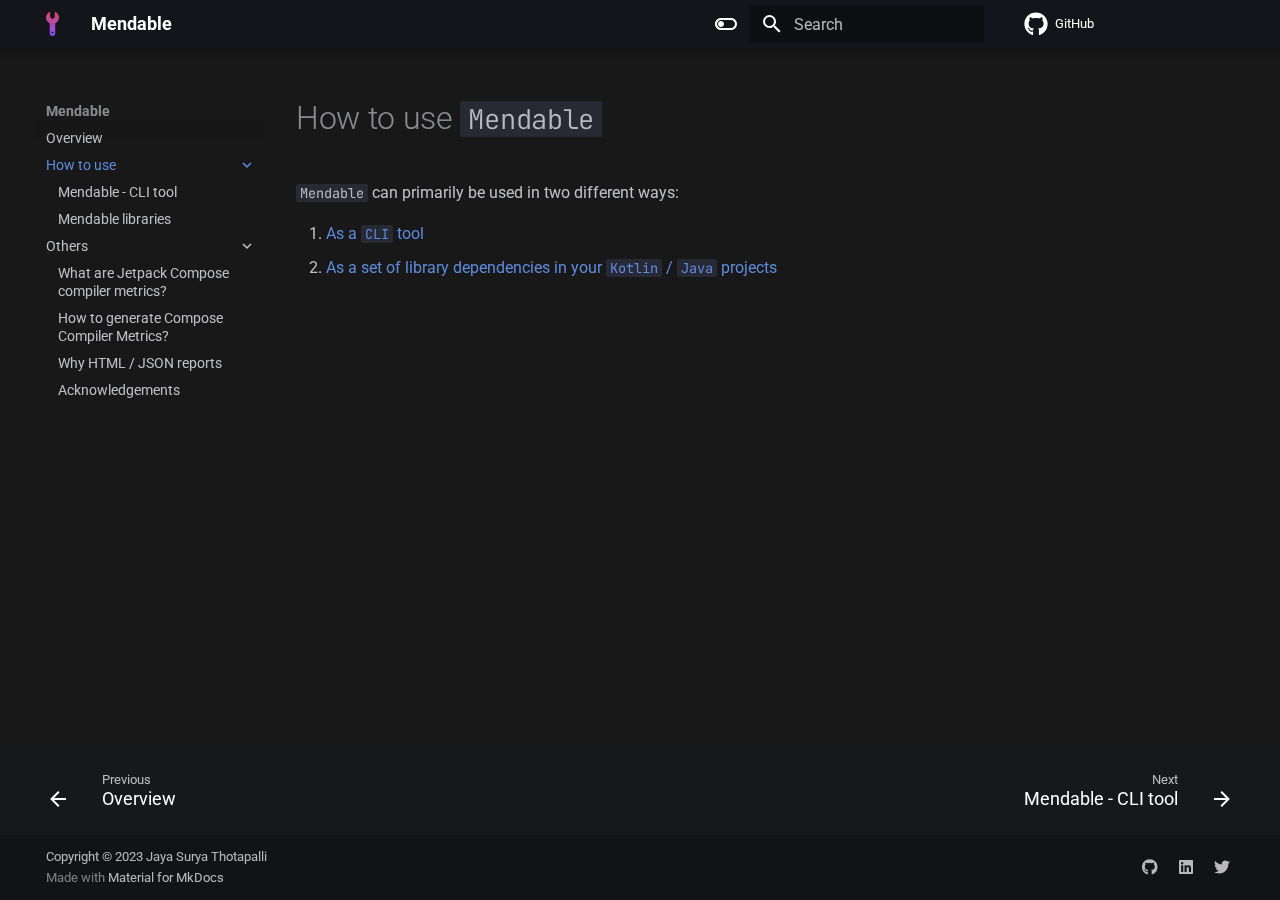
<file: howto/index.html>
<!doctype html>
<html lang="en" class="no-js">
  <head>
    
      <meta charset="utf-8">
      <meta name="viewport" content="width=device-width,initial-scale=1">
      
      
      
      
        <link rel="prev" href="..">
      
      
        <link rel="next" href="Cli/">
      
      
      <link rel="icon" href="../assets/logo.svg">
      <meta name="generator" content="mkdocs-1.5.3, mkdocs-material-9.4.5">
    
    
      
        <title>How to use Mendable - Mendable</title>
      
    
    
      <link rel="stylesheet" href="../assets/stylesheets/main.6a10b989.min.css">
      
        
        <link rel="stylesheet" href="../assets/stylesheets/palette.356b1318.min.css">
      
      
  
  
    
    
  
    
    
  
  
  <style>:root{--md-admonition-icon--info:url('data:image/svg+xml;charset=utf-8,<svg xmlns="http://www.w3.org/2000/svg" viewBox="0 0 24 24"><path d="M13 9h-2V7h2m0 10h-2v-6h2m-1-9A10 10 0 0 0 2 12a10 10 0 0 0 10 10 10 10 0 0 0 10-10A10 10 0 0 0 12 2Z"/></svg>');--md-admonition-icon--success:url('data:image/svg+xml;charset=utf-8,<svg xmlns="http://www.w3.org/2000/svg" viewBox="0 0 24 24"><path d="M5 20h14v-2H5m14-9h-4V3H9v6H5l7 7 7-7Z"/></svg>');}</style>



    
    
      
    
    
      
        
        
        <link rel="preconnect" href="https://fonts.gstatic.com" crossorigin>
        <link rel="stylesheet" href="https://fonts.googleapis.com/css?family=Roboto:300,300i,400,400i,700,700i%7CJetBrains+Mono:400,400i,700,700i&display=fallback">
        <style>:root{--md-text-font:"Roboto";--md-code-font:"JetBrains Mono"}</style>
      
    
    
      <link rel="stylesheet" href="../stylesheets/extra.css">
    
    <script>__md_scope=new URL("..",location),__md_hash=e=>[...e].reduce((e,_)=>(e<<5)-e+_.charCodeAt(0),0),__md_get=(e,_=localStorage,t=__md_scope)=>JSON.parse(_.getItem(t.pathname+"."+e)),__md_set=(e,_,t=localStorage,a=__md_scope)=>{try{t.setItem(a.pathname+"."+e,JSON.stringify(_))}catch(e){}}</script>
    
      

    
    
    
  </head>
  
  
    
    
      
    
    
    
    
    <body dir="ltr" data-md-color-scheme="slate" data-md-color-primary="black" data-md-color-accent="indigo">
  
    
    
      <script>var palette=__md_get("__palette");if(palette&&"object"==typeof palette.color)for(var key of Object.keys(palette.color))document.body.setAttribute("data-md-color-"+key,palette.color[key])</script>
    
    <input class="md-toggle" data-md-toggle="drawer" type="checkbox" id="__drawer" autocomplete="off">
    <input class="md-toggle" data-md-toggle="search" type="checkbox" id="__search" autocomplete="off">
    <label class="md-overlay" for="__drawer"></label>
    <div data-md-component="skip">
      
        
        <a href="#how-to-use-mendable" class="md-skip">
          Skip to content
        </a>
      
    </div>
    <div data-md-component="announce">
      
    </div>
    
    
      

  

<header class="md-header md-header--shadow" data-md-component="header">
  <nav class="md-header__inner md-grid" aria-label="Header">
    <a href=".." title="Mendable" class="md-header__button md-logo" aria-label="Mendable" data-md-component="logo">
      
  <img src="../assets/logo.svg" alt="logo">

    </a>
    <label class="md-header__button md-icon" for="__drawer">
      
      <svg xmlns="http://www.w3.org/2000/svg" viewBox="0 0 24 24"><path d="M3 6h18v2H3V6m0 5h18v2H3v-2m0 5h18v2H3v-2Z"/></svg>
    </label>
    <div class="md-header__title" data-md-component="header-title">
      <div class="md-header__ellipsis">
        <div class="md-header__topic">
          <span class="md-ellipsis">
            Mendable
          </span>
        </div>
        <div class="md-header__topic" data-md-component="header-topic">
          <span class="md-ellipsis">
            
              How to use Mendable
            
          </span>
        </div>
      </div>
    </div>
    
      
        <form class="md-header__option" data-md-component="palette">
  
    
    
    
    <input class="md-option" data-md-color-media="" data-md-color-scheme="slate" data-md-color-primary="black" data-md-color-accent="indigo"  aria-label="Switch to light mode"  type="radio" name="__palette" id="__palette_1">
    
      <label class="md-header__button md-icon" title="Switch to light mode" for="__palette_2" hidden>
        <svg xmlns="http://www.w3.org/2000/svg" viewBox="0 0 24 24"><path d="M17 6H7c-3.31 0-6 2.69-6 6s2.69 6 6 6h10c3.31 0 6-2.69 6-6s-2.69-6-6-6zm0 10H7c-2.21 0-4-1.79-4-4s1.79-4 4-4h10c2.21 0 4 1.79 4 4s-1.79 4-4 4zM7 9c-1.66 0-3 1.34-3 3s1.34 3 3 3 3-1.34 3-3-1.34-3-3-3z"/></svg>
      </label>
    
  
    
    
    
    <input class="md-option" data-md-color-media="" data-md-color-scheme="default" data-md-color-primary="black" data-md-color-accent="light-blue"  aria-label="Switch to dark mode"  type="radio" name="__palette" id="__palette_2">
    
      <label class="md-header__button md-icon" title="Switch to dark mode" for="__palette_1" hidden>
        <svg xmlns="http://www.w3.org/2000/svg" viewBox="0 0 24 24"><path d="M17 7H7a5 5 0 0 0-5 5 5 5 0 0 0 5 5h10a5 5 0 0 0 5-5 5 5 0 0 0-5-5m0 8a3 3 0 0 1-3-3 3 3 0 0 1 3-3 3 3 0 0 1 3 3 3 3 0 0 1-3 3Z"/></svg>
      </label>
    
  
</form>
      
    
    
    
      <label class="md-header__button md-icon" for="__search">
        
        <svg xmlns="http://www.w3.org/2000/svg" viewBox="0 0 24 24"><path d="M9.5 3A6.5 6.5 0 0 1 16 9.5c0 1.61-.59 3.09-1.56 4.23l.27.27h.79l5 5-1.5 1.5-5-5v-.79l-.27-.27A6.516 6.516 0 0 1 9.5 16 6.5 6.5 0 0 1 3 9.5 6.5 6.5 0 0 1 9.5 3m0 2C7 5 5 7 5 9.5S7 14 9.5 14 14 12 14 9.5 12 5 9.5 5Z"/></svg>
      </label>
      <div class="md-search" data-md-component="search" role="dialog">
  <label class="md-search__overlay" for="__search"></label>
  <div class="md-search__inner" role="search">
    <form class="md-search__form" name="search">
      <input type="text" class="md-search__input" name="query" aria-label="Search" placeholder="Search" autocapitalize="off" autocorrect="off" autocomplete="off" spellcheck="false" data-md-component="search-query" required>
      <label class="md-search__icon md-icon" for="__search">
        
        <svg xmlns="http://www.w3.org/2000/svg" viewBox="0 0 24 24"><path d="M9.5 3A6.5 6.5 0 0 1 16 9.5c0 1.61-.59 3.09-1.56 4.23l.27.27h.79l5 5-1.5 1.5-5-5v-.79l-.27-.27A6.516 6.516 0 0 1 9.5 16 6.5 6.5 0 0 1 3 9.5 6.5 6.5 0 0 1 9.5 3m0 2C7 5 5 7 5 9.5S7 14 9.5 14 14 12 14 9.5 12 5 9.5 5Z"/></svg>
        
        <svg xmlns="http://www.w3.org/2000/svg" viewBox="0 0 24 24"><path d="M20 11v2H8l5.5 5.5-1.42 1.42L4.16 12l7.92-7.92L13.5 5.5 8 11h12Z"/></svg>
      </label>
      <nav class="md-search__options" aria-label="Search">
        
        <button type="reset" class="md-search__icon md-icon" title="Clear" aria-label="Clear" tabindex="-1">
          
          <svg xmlns="http://www.w3.org/2000/svg" viewBox="0 0 24 24"><path d="M19 6.41 17.59 5 12 10.59 6.41 5 5 6.41 10.59 12 5 17.59 6.41 19 12 13.41 17.59 19 19 17.59 13.41 12 19 6.41Z"/></svg>
        </button>
      </nav>
      
    </form>
    <div class="md-search__output">
      <div class="md-search__scrollwrap" data-md-scrollfix>
        <div class="md-search-result" data-md-component="search-result">
          <div class="md-search-result__meta">
            Initializing search
          </div>
          <ol class="md-search-result__list" role="presentation"></ol>
        </div>
      </div>
    </div>
  </div>
</div>
    
    
      <div class="md-header__source">
        <a href="https://github.com/jayasuryat/mendable" title="Go to repository" class="md-source" data-md-component="source">
  <div class="md-source__icon md-icon">
    
    <svg xmlns="http://www.w3.org/2000/svg" viewBox="0 0 496 512"><!--! Font Awesome Free 6.4.2 by @fontawesome - https://fontawesome.com License - https://fontawesome.com/license/free (Icons: CC BY 4.0, Fonts: SIL OFL 1.1, Code: MIT License) Copyright 2023 Fonticons, Inc.--><path d="M165.9 397.4c0 2-2.3 3.6-5.2 3.6-3.3.3-5.6-1.3-5.6-3.6 0-2 2.3-3.6 5.2-3.6 3-.3 5.6 1.3 5.6 3.6zm-31.1-4.5c-.7 2 1.3 4.3 4.3 4.9 2.6 1 5.6 0 6.2-2s-1.3-4.3-4.3-5.2c-2.6-.7-5.5.3-6.2 2.3zm44.2-1.7c-2.9.7-4.9 2.6-4.6 4.9.3 2 2.9 3.3 5.9 2.6 2.9-.7 4.9-2.6 4.6-4.6-.3-1.9-3-3.2-5.9-2.9zM244.8 8C106.1 8 0 113.3 0 252c0 110.9 69.8 205.8 169.5 239.2 12.8 2.3 17.3-5.6 17.3-12.1 0-6.2-.3-40.4-.3-61.4 0 0-70 15-84.7-29.8 0 0-11.4-29.1-27.8-36.6 0 0-22.9-15.7 1.6-15.4 0 0 24.9 2 38.6 25.8 21.9 38.6 58.6 27.5 72.9 20.9 2.3-16 8.8-27.1 16-33.7-55.9-6.2-112.3-14.3-112.3-110.5 0-27.5 7.6-41.3 23.6-58.9-2.6-6.5-11.1-33.3 2.6-67.9 20.9-6.5 69 27 69 27 20-5.6 41.5-8.5 62.8-8.5s42.8 2.9 62.8 8.5c0 0 48.1-33.6 69-27 13.7 34.7 5.2 61.4 2.6 67.9 16 17.7 25.8 31.5 25.8 58.9 0 96.5-58.9 104.2-114.8 110.5 9.2 7.9 17 22.9 17 46.4 0 33.7-.3 75.4-.3 83.6 0 6.5 4.6 14.4 17.3 12.1C428.2 457.8 496 362.9 496 252 496 113.3 383.5 8 244.8 8zM97.2 352.9c-1.3 1-1 3.3.7 5.2 1.6 1.6 3.9 2.3 5.2 1 1.3-1 1-3.3-.7-5.2-1.6-1.6-3.9-2.3-5.2-1zm-10.8-8.1c-.7 1.3.3 2.9 2.3 3.9 1.6 1 3.6.7 4.3-.7.7-1.3-.3-2.9-2.3-3.9-2-.6-3.6-.3-4.3.7zm32.4 35.6c-1.6 1.3-1 4.3 1.3 6.2 2.3 2.3 5.2 2.6 6.5 1 1.3-1.3.7-4.3-1.3-6.2-2.2-2.3-5.2-2.6-6.5-1zm-11.4-14.7c-1.6 1-1.6 3.6 0 5.9 1.6 2.3 4.3 3.3 5.6 2.3 1.6-1.3 1.6-3.9 0-6.2-1.4-2.3-4-3.3-5.6-2z"/></svg>
  </div>
  <div class="md-source__repository">
    GitHub
  </div>
</a>
      </div>
    
  </nav>
  
</header>
    
    <div class="md-container" data-md-component="container">
      
      
        
          
        
      
      <main class="md-main" data-md-component="main">
        <div class="md-main__inner md-grid">
          
            
              
              <div class="md-sidebar md-sidebar--primary" data-md-component="sidebar" data-md-type="navigation" >
                <div class="md-sidebar__scrollwrap">
                  <div class="md-sidebar__inner">
                    



<nav class="md-nav md-nav--primary" aria-label="Navigation" data-md-level="0">
  <label class="md-nav__title" for="__drawer">
    <a href=".." title="Mendable" class="md-nav__button md-logo" aria-label="Mendable" data-md-component="logo">
      
  <img src="../assets/logo.svg" alt="logo">

    </a>
    Mendable
  </label>
  
    <div class="md-nav__source">
      <a href="https://github.com/jayasuryat/mendable" title="Go to repository" class="md-source" data-md-component="source">
  <div class="md-source__icon md-icon">
    
    <svg xmlns="http://www.w3.org/2000/svg" viewBox="0 0 496 512"><!--! Font Awesome Free 6.4.2 by @fontawesome - https://fontawesome.com License - https://fontawesome.com/license/free (Icons: CC BY 4.0, Fonts: SIL OFL 1.1, Code: MIT License) Copyright 2023 Fonticons, Inc.--><path d="M165.9 397.4c0 2-2.3 3.6-5.2 3.6-3.3.3-5.6-1.3-5.6-3.6 0-2 2.3-3.6 5.2-3.6 3-.3 5.6 1.3 5.6 3.6zm-31.1-4.5c-.7 2 1.3 4.3 4.3 4.9 2.6 1 5.6 0 6.2-2s-1.3-4.3-4.3-5.2c-2.6-.7-5.5.3-6.2 2.3zm44.2-1.7c-2.9.7-4.9 2.6-4.6 4.9.3 2 2.9 3.3 5.9 2.6 2.9-.7 4.9-2.6 4.6-4.6-.3-1.9-3-3.2-5.9-2.9zM244.8 8C106.1 8 0 113.3 0 252c0 110.9 69.8 205.8 169.5 239.2 12.8 2.3 17.3-5.6 17.3-12.1 0-6.2-.3-40.4-.3-61.4 0 0-70 15-84.7-29.8 0 0-11.4-29.1-27.8-36.6 0 0-22.9-15.7 1.6-15.4 0 0 24.9 2 38.6 25.8 21.9 38.6 58.6 27.5 72.9 20.9 2.3-16 8.8-27.1 16-33.7-55.9-6.2-112.3-14.3-112.3-110.5 0-27.5 7.6-41.3 23.6-58.9-2.6-6.5-11.1-33.3 2.6-67.9 20.9-6.5 69 27 69 27 20-5.6 41.5-8.5 62.8-8.5s42.8 2.9 62.8 8.5c0 0 48.1-33.6 69-27 13.7 34.7 5.2 61.4 2.6 67.9 16 17.7 25.8 31.5 25.8 58.9 0 96.5-58.9 104.2-114.8 110.5 9.2 7.9 17 22.9 17 46.4 0 33.7-.3 75.4-.3 83.6 0 6.5 4.6 14.4 17.3 12.1C428.2 457.8 496 362.9 496 252 496 113.3 383.5 8 244.8 8zM97.2 352.9c-1.3 1-1 3.3.7 5.2 1.6 1.6 3.9 2.3 5.2 1 1.3-1 1-3.3-.7-5.2-1.6-1.6-3.9-2.3-5.2-1zm-10.8-8.1c-.7 1.3.3 2.9 2.3 3.9 1.6 1 3.6.7 4.3-.7.7-1.3-.3-2.9-2.3-3.9-2-.6-3.6-.3-4.3.7zm32.4 35.6c-1.6 1.3-1 4.3 1.3 6.2 2.3 2.3 5.2 2.6 6.5 1 1.3-1.3.7-4.3-1.3-6.2-2.2-2.3-5.2-2.6-6.5-1zm-11.4-14.7c-1.6 1-1.6 3.6 0 5.9 1.6 2.3 4.3 3.3 5.6 2.3 1.6-1.3 1.6-3.9 0-6.2-1.4-2.3-4-3.3-5.6-2z"/></svg>
  </div>
  <div class="md-source__repository">
    GitHub
  </div>
</a>
    </div>
  
  <ul class="md-nav__list" data-md-scrollfix>
    
      
      
  
  
  
    <li class="md-nav__item">
      <a href=".." class="md-nav__link">
        
  
  <span class="md-ellipsis">
    Overview
  </span>
  

      </a>
    </li>
  

    
      
      
  
  
    
  
  
    
    
      
        
          
        
      
        
      
        
      
    
    
    
    
    <li class="md-nav__item md-nav__item--active md-nav__item--nested">
      
        
        
        
        <input class="md-nav__toggle md-toggle " type="checkbox" id="__nav_2" checked>
        
          
          
          <div class="md-nav__link md-nav__container">
            <a href="./" class="md-nav__link md-nav__link--active">
              
  
  <span class="md-ellipsis">
    How to use
  </span>
  

            </a>
            
              
              <label class="md-nav__link md-nav__link--active" for="__nav_2" id="__nav_2_label" tabindex="0">
                <span class="md-nav__icon md-icon"></span>
              </label>
            
          </div>
        
        <nav class="md-nav" data-md-level="1" aria-labelledby="__nav_2_label" aria-expanded="true">
          <label class="md-nav__title" for="__nav_2">
            <span class="md-nav__icon md-icon"></span>
            How to use
          </label>
          <ul class="md-nav__list" data-md-scrollfix>
            
              
            
              
                
  
  
  
    <li class="md-nav__item">
      <a href="Cli/" class="md-nav__link">
        
  
  <span class="md-ellipsis">
    Mendable - CLI tool
  </span>
  

      </a>
    </li>
  

              
            
              
                
  
  
  
    <li class="md-nav__item">
      <a href="Library/" class="md-nav__link">
        
  
  <span class="md-ellipsis">
    Mendable libraries
  </span>
  

      </a>
    </li>
  

              
            
          </ul>
        </nav>
      
    </li>
  

    
      
      
  
  
  
    
    
      
        
      
        
      
        
      
        
      
    
    
    
    
    <li class="md-nav__item md-nav__item--nested">
      
        
        
        
          
        
        <input class="md-nav__toggle md-toggle md-toggle--indeterminate" type="checkbox" id="__nav_3" >
        
          
          <label class="md-nav__link" for="__nav_3" id="__nav_3_label" tabindex="0">
            
  
  <span class="md-ellipsis">
    Others
  </span>
  

            <span class="md-nav__icon md-icon"></span>
          </label>
        
        <nav class="md-nav" data-md-level="1" aria-labelledby="__nav_3_label" aria-expanded="false">
          <label class="md-nav__title" for="__nav_3">
            <span class="md-nav__icon md-icon"></span>
            Others
          </label>
          <ul class="md-nav__list" data-md-scrollfix>
            
              
                
  
  
  
    <li class="md-nav__item">
      <a href="../others/WhatAreJCCM/" class="md-nav__link">
        
  
  <span class="md-ellipsis">
    What are Jetpack Compose compiler metrics?
  </span>
  

      </a>
    </li>
  

              
            
              
                
  
  
  
    <li class="md-nav__item">
      <a href="../others/HowToGenerate/" class="md-nav__link">
        
  
  <span class="md-ellipsis">
    How to generate Compose Compiler Metrics?
  </span>
  

      </a>
    </li>
  

              
            
              
                
  
  
  
    <li class="md-nav__item">
      <a href="../others/WhyMendable/" class="md-nav__link">
        
  
  <span class="md-ellipsis">
    Why HTML / JSON reports
  </span>
  

      </a>
    </li>
  

              
            
              
                
  
  
  
    <li class="md-nav__item">
      <a href="../others/Acknowledgements/" class="md-nav__link">
        
  
  <span class="md-ellipsis">
    Acknowledgements
  </span>
  

      </a>
    </li>
  

              
            
          </ul>
        </nav>
      
    </li>
  

    
  </ul>
</nav>
                  </div>
                </div>
              </div>
            
            
              
              <div class="md-sidebar md-sidebar--secondary" data-md-component="sidebar" data-md-type="toc" >
                <div class="md-sidebar__scrollwrap">
                  <div class="md-sidebar__inner">
                    

<nav class="md-nav md-nav--secondary" aria-label="Table of contents">
  
  
  
    
  
  
</nav>
                  </div>
                </div>
              </div>
            
          
          
            <div class="md-content" data-md-component="content">
              <article class="md-content__inner md-typeset">
                
                  

  
  


<h1 id="how-to-use-mendable">How to use <code>Mendable</code></h1>
<p><code>Mendable</code> can primarily be used in two different ways:</p>
<ol>
<li><a href="Cli/">As a <code>CLI</code> tool</a></li>
<li><a href="Library/">As a set of library dependencies in your <code>Kotlin</code> / <code>Java</code> projects</a></li>
</ol>





                
              </article>
            </div>
          
          
        </div>
        
      </main>
      
        <footer class="md-footer">
  
    
      
      <nav class="md-footer__inner md-grid" aria-label="Footer" >
        
          
          <a href=".." class="md-footer__link md-footer__link--prev" aria-label="Previous: Overview">
            <div class="md-footer__button md-icon">
              
              <svg xmlns="http://www.w3.org/2000/svg" viewBox="0 0 24 24"><path d="M20 11v2H8l5.5 5.5-1.42 1.42L4.16 12l7.92-7.92L13.5 5.5 8 11h12Z"/></svg>
            </div>
            <div class="md-footer__title">
              <span class="md-footer__direction">
                Previous
              </span>
              <div class="md-ellipsis">
                Overview
              </div>
            </div>
          </a>
        
        
          
          <a href="Cli/" class="md-footer__link md-footer__link--next" aria-label="Next: Mendable - CLI tool">
            <div class="md-footer__title">
              <span class="md-footer__direction">
                Next
              </span>
              <div class="md-ellipsis">
                Mendable - CLI tool
              </div>
            </div>
            <div class="md-footer__button md-icon">
              
              <svg xmlns="http://www.w3.org/2000/svg" viewBox="0 0 24 24"><path d="M4 11v2h12l-5.5 5.5 1.42 1.42L19.84 12l-7.92-7.92L10.5 5.5 16 11H4Z"/></svg>
            </div>
          </a>
        
      </nav>
    
  
  <div class="md-footer-meta md-typeset">
    <div class="md-footer-meta__inner md-grid">
      <div class="md-copyright">
  
    <div class="md-copyright__highlight">
      Copyright &copy; 2023 Jaya Surya Thotapalli
    </div>
  
  
    Made with
    <a href="https://squidfunk.github.io/mkdocs-material/" target="_blank" rel="noopener">
      Material for MkDocs
    </a>
  
</div>
      
        <div class="md-social">
  
    
    
    
    
    <a href="https://github.com/jayasuryat" target="_blank" rel="noopener" title="jayasuryat on GitHub" class="md-social__link">
      <svg xmlns="http://www.w3.org/2000/svg" viewBox="0 0 496 512"><!--! Font Awesome Free 6.4.2 by @fontawesome - https://fontawesome.com License - https://fontawesome.com/license/free (Icons: CC BY 4.0, Fonts: SIL OFL 1.1, Code: MIT License) Copyright 2023 Fonticons, Inc.--><path d="M165.9 397.4c0 2-2.3 3.6-5.2 3.6-3.3.3-5.6-1.3-5.6-3.6 0-2 2.3-3.6 5.2-3.6 3-.3 5.6 1.3 5.6 3.6zm-31.1-4.5c-.7 2 1.3 4.3 4.3 4.9 2.6 1 5.6 0 6.2-2s-1.3-4.3-4.3-5.2c-2.6-.7-5.5.3-6.2 2.3zm44.2-1.7c-2.9.7-4.9 2.6-4.6 4.9.3 2 2.9 3.3 5.9 2.6 2.9-.7 4.9-2.6 4.6-4.6-.3-1.9-3-3.2-5.9-2.9zM244.8 8C106.1 8 0 113.3 0 252c0 110.9 69.8 205.8 169.5 239.2 12.8 2.3 17.3-5.6 17.3-12.1 0-6.2-.3-40.4-.3-61.4 0 0-70 15-84.7-29.8 0 0-11.4-29.1-27.8-36.6 0 0-22.9-15.7 1.6-15.4 0 0 24.9 2 38.6 25.8 21.9 38.6 58.6 27.5 72.9 20.9 2.3-16 8.8-27.1 16-33.7-55.9-6.2-112.3-14.3-112.3-110.5 0-27.5 7.6-41.3 23.6-58.9-2.6-6.5-11.1-33.3 2.6-67.9 20.9-6.5 69 27 69 27 20-5.6 41.5-8.5 62.8-8.5s42.8 2.9 62.8 8.5c0 0 48.1-33.6 69-27 13.7 34.7 5.2 61.4 2.6 67.9 16 17.7 25.8 31.5 25.8 58.9 0 96.5-58.9 104.2-114.8 110.5 9.2 7.9 17 22.9 17 46.4 0 33.7-.3 75.4-.3 83.6 0 6.5 4.6 14.4 17.3 12.1C428.2 457.8 496 362.9 496 252 496 113.3 383.5 8 244.8 8zM97.2 352.9c-1.3 1-1 3.3.7 5.2 1.6 1.6 3.9 2.3 5.2 1 1.3-1 1-3.3-.7-5.2-1.6-1.6-3.9-2.3-5.2-1zm-10.8-8.1c-.7 1.3.3 2.9 2.3 3.9 1.6 1 3.6.7 4.3-.7.7-1.3-.3-2.9-2.3-3.9-2-.6-3.6-.3-4.3.7zm32.4 35.6c-1.6 1.3-1 4.3 1.3 6.2 2.3 2.3 5.2 2.6 6.5 1 1.3-1.3.7-4.3-1.3-6.2-2.2-2.3-5.2-2.6-6.5-1zm-11.4-14.7c-1.6 1-1.6 3.6 0 5.9 1.6 2.3 4.3 3.3 5.6 2.3 1.6-1.3 1.6-3.9 0-6.2-1.4-2.3-4-3.3-5.6-2z"/></svg>
    </a>
  
    
    
    
    
    <a href="https://www.linkedin.com/in/jayasuryat/" target="_blank" rel="noopener" title="jayasuryat on LinkedIn" class="md-social__link">
      <svg xmlns="http://www.w3.org/2000/svg" viewBox="0 0 448 512"><!--! Font Awesome Free 6.4.2 by @fontawesome - https://fontawesome.com License - https://fontawesome.com/license/free (Icons: CC BY 4.0, Fonts: SIL OFL 1.1, Code: MIT License) Copyright 2023 Fonticons, Inc.--><path d="M416 32H31.9C14.3 32 0 46.5 0 64.3v383.4C0 465.5 14.3 480 31.9 480H416c17.6 0 32-14.5 32-32.3V64.3c0-17.8-14.4-32.3-32-32.3zM135.4 416H69V202.2h66.5V416zm-33.2-243c-21.3 0-38.5-17.3-38.5-38.5S80.9 96 102.2 96c21.2 0 38.5 17.3 38.5 38.5 0 21.3-17.2 38.5-38.5 38.5zm282.1 243h-66.4V312c0-24.8-.5-56.7-34.5-56.7-34.6 0-39.9 27-39.9 54.9V416h-66.4V202.2h63.7v29.2h.9c8.9-16.8 30.6-34.5 62.9-34.5 67.2 0 79.7 44.3 79.7 101.9V416z"/></svg>
    </a>
  
    
    
    
    
    <a href="https://twitter.com/jaya_surya_t" target="_blank" rel="noopener" title="jaya_surya_t on Twitter" class="md-social__link">
      <svg xmlns="http://www.w3.org/2000/svg" viewBox="0 0 512 512"><!--! Font Awesome Free 6.4.2 by @fontawesome - https://fontawesome.com License - https://fontawesome.com/license/free (Icons: CC BY 4.0, Fonts: SIL OFL 1.1, Code: MIT License) Copyright 2023 Fonticons, Inc.--><path d="M459.37 151.716c.325 4.548.325 9.097.325 13.645 0 138.72-105.583 298.558-298.558 298.558-59.452 0-114.68-17.219-161.137-47.106 8.447.974 16.568 1.299 25.34 1.299 49.055 0 94.213-16.568 130.274-44.832-46.132-.975-84.792-31.188-98.112-72.772 6.498.974 12.995 1.624 19.818 1.624 9.421 0 18.843-1.3 27.614-3.573-48.081-9.747-84.143-51.98-84.143-102.985v-1.299c13.969 7.797 30.214 12.67 47.431 13.319-28.264-18.843-46.781-51.005-46.781-87.391 0-19.492 5.197-37.36 14.294-52.954 51.655 63.675 129.3 105.258 216.365 109.807-1.624-7.797-2.599-15.918-2.599-24.04 0-57.828 46.782-104.934 104.934-104.934 30.213 0 57.502 12.67 76.67 33.137 23.715-4.548 46.456-13.32 66.599-25.34-7.798 24.366-24.366 44.833-46.132 57.827 21.117-2.273 41.584-8.122 60.426-16.243-14.292 20.791-32.161 39.308-52.628 54.253z"/></svg>
    </a>
  
</div>
      
    </div>
  </div>
</footer>
      
    </div>
    <div class="md-dialog" data-md-component="dialog">
      <div class="md-dialog__inner md-typeset"></div>
    </div>
    
    
    <script id="__config" type="application/json">{"base": "..", "features": ["navigation.tracking", "navigation.footer", "navigation.expand", "navigation.indexes", "content.code.copy"], "search": "../assets/javascripts/workers/search.f886a092.min.js", "translations": {"clipboard.copied": "Copied to clipboard", "clipboard.copy": "Copy to clipboard", "search.result.more.one": "1 more on this page", "search.result.more.other": "# more on this page", "search.result.none": "No matching documents", "search.result.one": "1 matching document", "search.result.other": "# matching documents", "search.result.placeholder": "Type to start searching", "search.result.term.missing": "Missing", "select.version": "Select version"}}</script>
    
    
      <script src="../assets/javascripts/bundle.aecac24b.min.js"></script>
      
    
  </body>
</html>
</file>
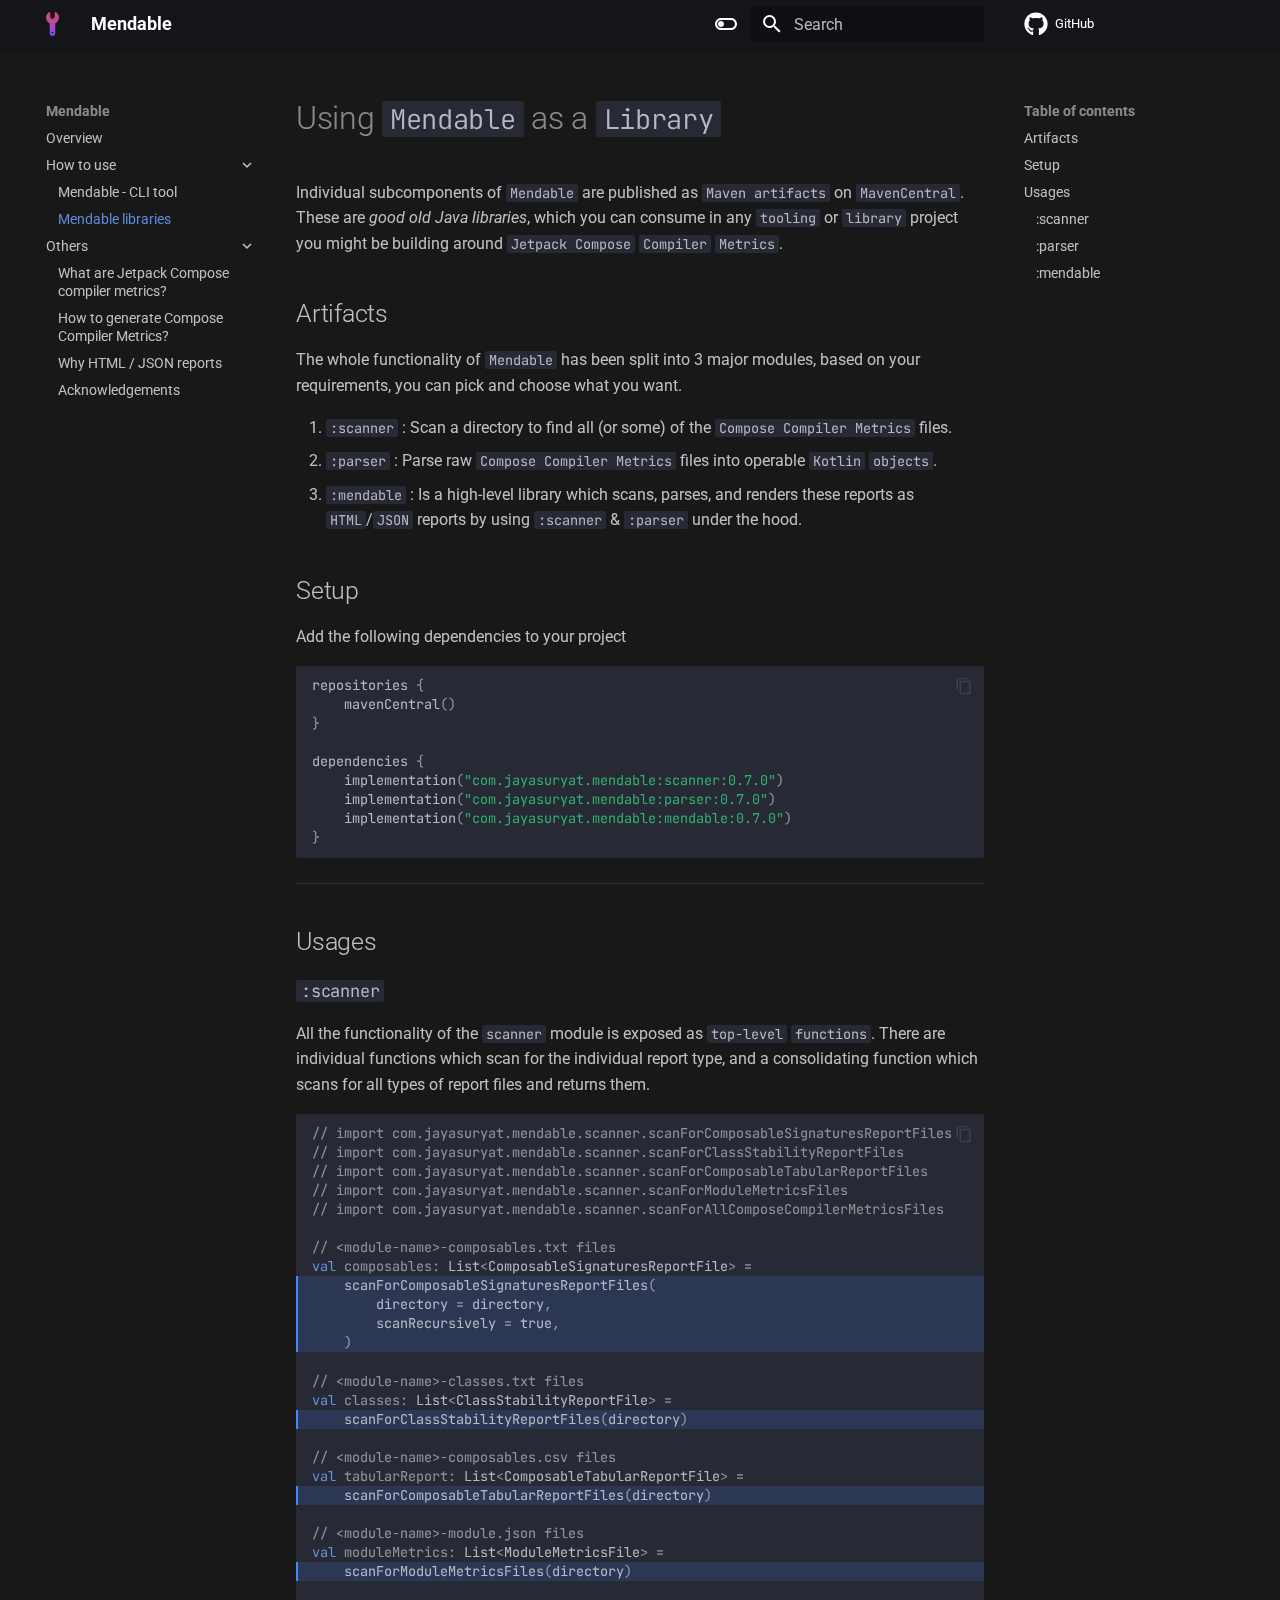
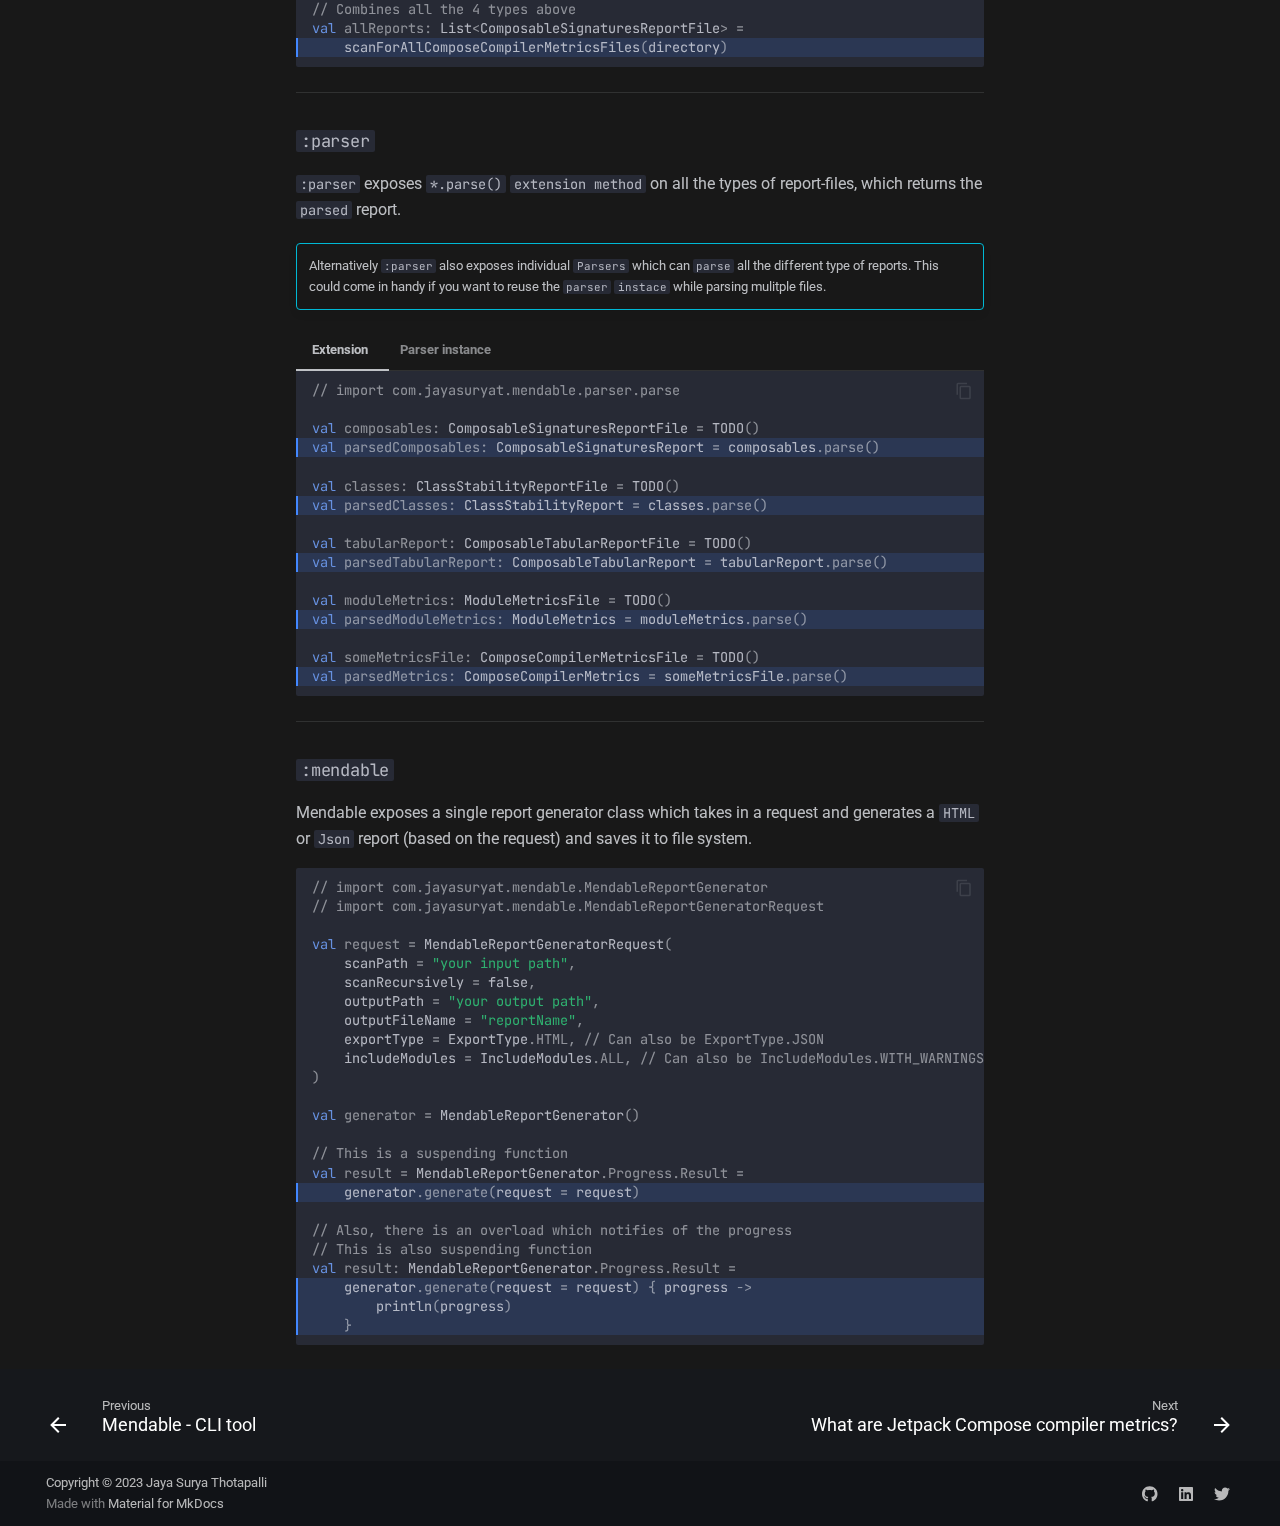
<file: howto/Library/index.html>
<!doctype html>
<html lang="en" class="no-js">
  <head>
    
      <meta charset="utf-8">
      <meta name="viewport" content="width=device-width,initial-scale=1">
      
      
      
      
        <link rel="prev" href="../Cli/">
      
      
        <link rel="next" href="../../others/WhatAreJCCM/">
      
      
      <link rel="icon" href="../../assets/logo.svg">
      <meta name="generator" content="mkdocs-1.5.3, mkdocs-material-9.4.5">
    
    
      
        <title>Mendable libraries - Mendable</title>
      
    
    
      <link rel="stylesheet" href="../../assets/stylesheets/main.6a10b989.min.css">
      
        
        <link rel="stylesheet" href="../../assets/stylesheets/palette.356b1318.min.css">
      
      
  
  
    
    
  
    
    
  
  
  <style>:root{--md-admonition-icon--info:url('data:image/svg+xml;charset=utf-8,<svg xmlns="http://www.w3.org/2000/svg" viewBox="0 0 24 24"><path d="M13 9h-2V7h2m0 10h-2v-6h2m-1-9A10 10 0 0 0 2 12a10 10 0 0 0 10 10 10 10 0 0 0 10-10A10 10 0 0 0 12 2Z"/></svg>');--md-admonition-icon--success:url('data:image/svg+xml;charset=utf-8,<svg xmlns="http://www.w3.org/2000/svg" viewBox="0 0 24 24"><path d="M5 20h14v-2H5m14-9h-4V3H9v6H5l7 7 7-7Z"/></svg>');}</style>



    
    
      
    
    
      
        
        
        <link rel="preconnect" href="https://fonts.gstatic.com" crossorigin>
        <link rel="stylesheet" href="https://fonts.googleapis.com/css?family=Roboto:300,300i,400,400i,700,700i%7CJetBrains+Mono:400,400i,700,700i&display=fallback">
        <style>:root{--md-text-font:"Roboto";--md-code-font:"JetBrains Mono"}</style>
      
    
    
      <link rel="stylesheet" href="../../stylesheets/extra.css">
    
    <script>__md_scope=new URL("../..",location),__md_hash=e=>[...e].reduce((e,_)=>(e<<5)-e+_.charCodeAt(0),0),__md_get=(e,_=localStorage,t=__md_scope)=>JSON.parse(_.getItem(t.pathname+"."+e)),__md_set=(e,_,t=localStorage,a=__md_scope)=>{try{t.setItem(a.pathname+"."+e,JSON.stringify(_))}catch(e){}}</script>
    
      

    
    
    
  </head>
  
  
    
    
      
    
    
    
    
    <body dir="ltr" data-md-color-scheme="slate" data-md-color-primary="black" data-md-color-accent="indigo">
  
    
    
      <script>var palette=__md_get("__palette");if(palette&&"object"==typeof palette.color)for(var key of Object.keys(palette.color))document.body.setAttribute("data-md-color-"+key,palette.color[key])</script>
    
    <input class="md-toggle" data-md-toggle="drawer" type="checkbox" id="__drawer" autocomplete="off">
    <input class="md-toggle" data-md-toggle="search" type="checkbox" id="__search" autocomplete="off">
    <label class="md-overlay" for="__drawer"></label>
    <div data-md-component="skip">
      
        
        <a href="#using-mendable-as-a-library" class="md-skip">
          Skip to content
        </a>
      
    </div>
    <div data-md-component="announce">
      
    </div>
    
    
      

  

<header class="md-header md-header--shadow" data-md-component="header">
  <nav class="md-header__inner md-grid" aria-label="Header">
    <a href="../.." title="Mendable" class="md-header__button md-logo" aria-label="Mendable" data-md-component="logo">
      
  <img src="../../assets/logo.svg" alt="logo">

    </a>
    <label class="md-header__button md-icon" for="__drawer">
      
      <svg xmlns="http://www.w3.org/2000/svg" viewBox="0 0 24 24"><path d="M3 6h18v2H3V6m0 5h18v2H3v-2m0 5h18v2H3v-2Z"/></svg>
    </label>
    <div class="md-header__title" data-md-component="header-title">
      <div class="md-header__ellipsis">
        <div class="md-header__topic">
          <span class="md-ellipsis">
            Mendable
          </span>
        </div>
        <div class="md-header__topic" data-md-component="header-topic">
          <span class="md-ellipsis">
            
              Mendable libraries
            
          </span>
        </div>
      </div>
    </div>
    
      
        <form class="md-header__option" data-md-component="palette">
  
    
    
    
    <input class="md-option" data-md-color-media="" data-md-color-scheme="slate" data-md-color-primary="black" data-md-color-accent="indigo"  aria-label="Switch to light mode"  type="radio" name="__palette" id="__palette_1">
    
      <label class="md-header__button md-icon" title="Switch to light mode" for="__palette_2" hidden>
        <svg xmlns="http://www.w3.org/2000/svg" viewBox="0 0 24 24"><path d="M17 6H7c-3.31 0-6 2.69-6 6s2.69 6 6 6h10c3.31 0 6-2.69 6-6s-2.69-6-6-6zm0 10H7c-2.21 0-4-1.79-4-4s1.79-4 4-4h10c2.21 0 4 1.79 4 4s-1.79 4-4 4zM7 9c-1.66 0-3 1.34-3 3s1.34 3 3 3 3-1.34 3-3-1.34-3-3-3z"/></svg>
      </label>
    
  
    
    
    
    <input class="md-option" data-md-color-media="" data-md-color-scheme="default" data-md-color-primary="black" data-md-color-accent="light-blue"  aria-label="Switch to dark mode"  type="radio" name="__palette" id="__palette_2">
    
      <label class="md-header__button md-icon" title="Switch to dark mode" for="__palette_1" hidden>
        <svg xmlns="http://www.w3.org/2000/svg" viewBox="0 0 24 24"><path d="M17 7H7a5 5 0 0 0-5 5 5 5 0 0 0 5 5h10a5 5 0 0 0 5-5 5 5 0 0 0-5-5m0 8a3 3 0 0 1-3-3 3 3 0 0 1 3-3 3 3 0 0 1 3 3 3 3 0 0 1-3 3Z"/></svg>
      </label>
    
  
</form>
      
    
    
    
      <label class="md-header__button md-icon" for="__search">
        
        <svg xmlns="http://www.w3.org/2000/svg" viewBox="0 0 24 24"><path d="M9.5 3A6.5 6.5 0 0 1 16 9.5c0 1.61-.59 3.09-1.56 4.23l.27.27h.79l5 5-1.5 1.5-5-5v-.79l-.27-.27A6.516 6.516 0 0 1 9.5 16 6.5 6.5 0 0 1 3 9.5 6.5 6.5 0 0 1 9.5 3m0 2C7 5 5 7 5 9.5S7 14 9.5 14 14 12 14 9.5 12 5 9.5 5Z"/></svg>
      </label>
      <div class="md-search" data-md-component="search" role="dialog">
  <label class="md-search__overlay" for="__search"></label>
  <div class="md-search__inner" role="search">
    <form class="md-search__form" name="search">
      <input type="text" class="md-search__input" name="query" aria-label="Search" placeholder="Search" autocapitalize="off" autocorrect="off" autocomplete="off" spellcheck="false" data-md-component="search-query" required>
      <label class="md-search__icon md-icon" for="__search">
        
        <svg xmlns="http://www.w3.org/2000/svg" viewBox="0 0 24 24"><path d="M9.5 3A6.5 6.5 0 0 1 16 9.5c0 1.61-.59 3.09-1.56 4.23l.27.27h.79l5 5-1.5 1.5-5-5v-.79l-.27-.27A6.516 6.516 0 0 1 9.5 16 6.5 6.5 0 0 1 3 9.5 6.5 6.5 0 0 1 9.5 3m0 2C7 5 5 7 5 9.5S7 14 9.5 14 14 12 14 9.5 12 5 9.5 5Z"/></svg>
        
        <svg xmlns="http://www.w3.org/2000/svg" viewBox="0 0 24 24"><path d="M20 11v2H8l5.5 5.5-1.42 1.42L4.16 12l7.92-7.92L13.5 5.5 8 11h12Z"/></svg>
      </label>
      <nav class="md-search__options" aria-label="Search">
        
        <button type="reset" class="md-search__icon md-icon" title="Clear" aria-label="Clear" tabindex="-1">
          
          <svg xmlns="http://www.w3.org/2000/svg" viewBox="0 0 24 24"><path d="M19 6.41 17.59 5 12 10.59 6.41 5 5 6.41 10.59 12 5 17.59 6.41 19 12 13.41 17.59 19 19 17.59 13.41 12 19 6.41Z"/></svg>
        </button>
      </nav>
      
    </form>
    <div class="md-search__output">
      <div class="md-search__scrollwrap" data-md-scrollfix>
        <div class="md-search-result" data-md-component="search-result">
          <div class="md-search-result__meta">
            Initializing search
          </div>
          <ol class="md-search-result__list" role="presentation"></ol>
        </div>
      </div>
    </div>
  </div>
</div>
    
    
      <div class="md-header__source">
        <a href="https://github.com/jayasuryat/mendable" title="Go to repository" class="md-source" data-md-component="source">
  <div class="md-source__icon md-icon">
    
    <svg xmlns="http://www.w3.org/2000/svg" viewBox="0 0 496 512"><!--! Font Awesome Free 6.4.2 by @fontawesome - https://fontawesome.com License - https://fontawesome.com/license/free (Icons: CC BY 4.0, Fonts: SIL OFL 1.1, Code: MIT License) Copyright 2023 Fonticons, Inc.--><path d="M165.9 397.4c0 2-2.3 3.6-5.2 3.6-3.3.3-5.6-1.3-5.6-3.6 0-2 2.3-3.6 5.2-3.6 3-.3 5.6 1.3 5.6 3.6zm-31.1-4.5c-.7 2 1.3 4.3 4.3 4.9 2.6 1 5.6 0 6.2-2s-1.3-4.3-4.3-5.2c-2.6-.7-5.5.3-6.2 2.3zm44.2-1.7c-2.9.7-4.9 2.6-4.6 4.9.3 2 2.9 3.3 5.9 2.6 2.9-.7 4.9-2.6 4.6-4.6-.3-1.9-3-3.2-5.9-2.9zM244.8 8C106.1 8 0 113.3 0 252c0 110.9 69.8 205.8 169.5 239.2 12.8 2.3 17.3-5.6 17.3-12.1 0-6.2-.3-40.4-.3-61.4 0 0-70 15-84.7-29.8 0 0-11.4-29.1-27.8-36.6 0 0-22.9-15.7 1.6-15.4 0 0 24.9 2 38.6 25.8 21.9 38.6 58.6 27.5 72.9 20.9 2.3-16 8.8-27.1 16-33.7-55.9-6.2-112.3-14.3-112.3-110.5 0-27.5 7.6-41.3 23.6-58.9-2.6-6.5-11.1-33.3 2.6-67.9 20.9-6.5 69 27 69 27 20-5.6 41.5-8.5 62.8-8.5s42.8 2.9 62.8 8.5c0 0 48.1-33.6 69-27 13.7 34.7 5.2 61.4 2.6 67.9 16 17.7 25.8 31.5 25.8 58.9 0 96.5-58.9 104.2-114.8 110.5 9.2 7.9 17 22.9 17 46.4 0 33.7-.3 75.4-.3 83.6 0 6.5 4.6 14.4 17.3 12.1C428.2 457.8 496 362.9 496 252 496 113.3 383.5 8 244.8 8zM97.2 352.9c-1.3 1-1 3.3.7 5.2 1.6 1.6 3.9 2.3 5.2 1 1.3-1 1-3.3-.7-5.2-1.6-1.6-3.9-2.3-5.2-1zm-10.8-8.1c-.7 1.3.3 2.9 2.3 3.9 1.6 1 3.6.7 4.3-.7.7-1.3-.3-2.9-2.3-3.9-2-.6-3.6-.3-4.3.7zm32.4 35.6c-1.6 1.3-1 4.3 1.3 6.2 2.3 2.3 5.2 2.6 6.5 1 1.3-1.3.7-4.3-1.3-6.2-2.2-2.3-5.2-2.6-6.5-1zm-11.4-14.7c-1.6 1-1.6 3.6 0 5.9 1.6 2.3 4.3 3.3 5.6 2.3 1.6-1.3 1.6-3.9 0-6.2-1.4-2.3-4-3.3-5.6-2z"/></svg>
  </div>
  <div class="md-source__repository">
    GitHub
  </div>
</a>
      </div>
    
  </nav>
  
</header>
    
    <div class="md-container" data-md-component="container">
      
      
        
          
        
      
      <main class="md-main" data-md-component="main">
        <div class="md-main__inner md-grid">
          
            
              
              <div class="md-sidebar md-sidebar--primary" data-md-component="sidebar" data-md-type="navigation" >
                <div class="md-sidebar__scrollwrap">
                  <div class="md-sidebar__inner">
                    



<nav class="md-nav md-nav--primary" aria-label="Navigation" data-md-level="0">
  <label class="md-nav__title" for="__drawer">
    <a href="../.." title="Mendable" class="md-nav__button md-logo" aria-label="Mendable" data-md-component="logo">
      
  <img src="../../assets/logo.svg" alt="logo">

    </a>
    Mendable
  </label>
  
    <div class="md-nav__source">
      <a href="https://github.com/jayasuryat/mendable" title="Go to repository" class="md-source" data-md-component="source">
  <div class="md-source__icon md-icon">
    
    <svg xmlns="http://www.w3.org/2000/svg" viewBox="0 0 496 512"><!--! Font Awesome Free 6.4.2 by @fontawesome - https://fontawesome.com License - https://fontawesome.com/license/free (Icons: CC BY 4.0, Fonts: SIL OFL 1.1, Code: MIT License) Copyright 2023 Fonticons, Inc.--><path d="M165.9 397.4c0 2-2.3 3.6-5.2 3.6-3.3.3-5.6-1.3-5.6-3.6 0-2 2.3-3.6 5.2-3.6 3-.3 5.6 1.3 5.6 3.6zm-31.1-4.5c-.7 2 1.3 4.3 4.3 4.9 2.6 1 5.6 0 6.2-2s-1.3-4.3-4.3-5.2c-2.6-.7-5.5.3-6.2 2.3zm44.2-1.7c-2.9.7-4.9 2.6-4.6 4.9.3 2 2.9 3.3 5.9 2.6 2.9-.7 4.9-2.6 4.6-4.6-.3-1.9-3-3.2-5.9-2.9zM244.8 8C106.1 8 0 113.3 0 252c0 110.9 69.8 205.8 169.5 239.2 12.8 2.3 17.3-5.6 17.3-12.1 0-6.2-.3-40.4-.3-61.4 0 0-70 15-84.7-29.8 0 0-11.4-29.1-27.8-36.6 0 0-22.9-15.7 1.6-15.4 0 0 24.9 2 38.6 25.8 21.9 38.6 58.6 27.5 72.9 20.9 2.3-16 8.8-27.1 16-33.7-55.9-6.2-112.3-14.3-112.3-110.5 0-27.5 7.6-41.3 23.6-58.9-2.6-6.5-11.1-33.3 2.6-67.9 20.9-6.5 69 27 69 27 20-5.6 41.5-8.5 62.8-8.5s42.8 2.9 62.8 8.5c0 0 48.1-33.6 69-27 13.7 34.7 5.2 61.4 2.6 67.9 16 17.7 25.8 31.5 25.8 58.9 0 96.5-58.9 104.2-114.8 110.5 9.2 7.9 17 22.9 17 46.4 0 33.7-.3 75.4-.3 83.6 0 6.5 4.6 14.4 17.3 12.1C428.2 457.8 496 362.9 496 252 496 113.3 383.5 8 244.8 8zM97.2 352.9c-1.3 1-1 3.3.7 5.2 1.6 1.6 3.9 2.3 5.2 1 1.3-1 1-3.3-.7-5.2-1.6-1.6-3.9-2.3-5.2-1zm-10.8-8.1c-.7 1.3.3 2.9 2.3 3.9 1.6 1 3.6.7 4.3-.7.7-1.3-.3-2.9-2.3-3.9-2-.6-3.6-.3-4.3.7zm32.4 35.6c-1.6 1.3-1 4.3 1.3 6.2 2.3 2.3 5.2 2.6 6.5 1 1.3-1.3.7-4.3-1.3-6.2-2.2-2.3-5.2-2.6-6.5-1zm-11.4-14.7c-1.6 1-1.6 3.6 0 5.9 1.6 2.3 4.3 3.3 5.6 2.3 1.6-1.3 1.6-3.9 0-6.2-1.4-2.3-4-3.3-5.6-2z"/></svg>
  </div>
  <div class="md-source__repository">
    GitHub
  </div>
</a>
    </div>
  
  <ul class="md-nav__list" data-md-scrollfix>
    
      
      
  
  
  
    <li class="md-nav__item">
      <a href="../.." class="md-nav__link">
        
  
  <span class="md-ellipsis">
    Overview
  </span>
  

      </a>
    </li>
  

    
      
      
  
  
    
  
  
    
    
      
        
          
        
      
        
      
        
      
    
    
    
    
    <li class="md-nav__item md-nav__item--active md-nav__item--nested">
      
        
        
        
        <input class="md-nav__toggle md-toggle " type="checkbox" id="__nav_2" checked>
        
          
          
          <div class="md-nav__link md-nav__container">
            <a href="../" class="md-nav__link ">
              
  
  <span class="md-ellipsis">
    How to use
  </span>
  

            </a>
            
              
              <label class="md-nav__link " for="__nav_2" id="__nav_2_label" tabindex="0">
                <span class="md-nav__icon md-icon"></span>
              </label>
            
          </div>
        
        <nav class="md-nav" data-md-level="1" aria-labelledby="__nav_2_label" aria-expanded="true">
          <label class="md-nav__title" for="__nav_2">
            <span class="md-nav__icon md-icon"></span>
            How to use
          </label>
          <ul class="md-nav__list" data-md-scrollfix>
            
              
            
              
                
  
  
  
    <li class="md-nav__item">
      <a href="../Cli/" class="md-nav__link">
        
  
  <span class="md-ellipsis">
    Mendable - CLI tool
  </span>
  

      </a>
    </li>
  

              
            
              
                
  
  
    
  
  
    <li class="md-nav__item md-nav__item--active">
      
      <input class="md-nav__toggle md-toggle" type="checkbox" id="__toc">
      
      
        
      
      
        <label class="md-nav__link md-nav__link--active" for="__toc">
          
  
  <span class="md-ellipsis">
    Mendable libraries
  </span>
  

          <span class="md-nav__icon md-icon"></span>
        </label>
      
      <a href="./" class="md-nav__link md-nav__link--active">
        
  
  <span class="md-ellipsis">
    Mendable libraries
  </span>
  

      </a>
      
        

<nav class="md-nav md-nav--secondary" aria-label="Table of contents">
  
  
  
    
  
  
    <label class="md-nav__title" for="__toc">
      <span class="md-nav__icon md-icon"></span>
      Table of contents
    </label>
    <ul class="md-nav__list" data-md-component="toc" data-md-scrollfix>
      
        <li class="md-nav__item">
  <a href="#artifacts" class="md-nav__link">
    Artifacts
  </a>
  
</li>
      
        <li class="md-nav__item">
  <a href="#setup" class="md-nav__link">
    Setup
  </a>
  
</li>
      
        <li class="md-nav__item">
  <a href="#usages" class="md-nav__link">
    Usages
  </a>
  
    <nav class="md-nav" aria-label="Usages">
      <ul class="md-nav__list">
        
          <li class="md-nav__item">
  <a href="#scanner" class="md-nav__link">
    :scanner
  </a>
  
</li>
        
          <li class="md-nav__item">
  <a href="#parser" class="md-nav__link">
    :parser
  </a>
  
</li>
        
          <li class="md-nav__item">
  <a href="#mendable" class="md-nav__link">
    :mendable
  </a>
  
</li>
        
      </ul>
    </nav>
  
</li>
      
    </ul>
  
</nav>
      
    </li>
  

              
            
          </ul>
        </nav>
      
    </li>
  

    
      
      
  
  
  
    
    
      
        
      
        
      
        
      
        
      
    
    
    
    
    <li class="md-nav__item md-nav__item--nested">
      
        
        
        
          
        
        <input class="md-nav__toggle md-toggle md-toggle--indeterminate" type="checkbox" id="__nav_3" >
        
          
          <label class="md-nav__link" for="__nav_3" id="__nav_3_label" tabindex="0">
            
  
  <span class="md-ellipsis">
    Others
  </span>
  

            <span class="md-nav__icon md-icon"></span>
          </label>
        
        <nav class="md-nav" data-md-level="1" aria-labelledby="__nav_3_label" aria-expanded="false">
          <label class="md-nav__title" for="__nav_3">
            <span class="md-nav__icon md-icon"></span>
            Others
          </label>
          <ul class="md-nav__list" data-md-scrollfix>
            
              
                
  
  
  
    <li class="md-nav__item">
      <a href="../../others/WhatAreJCCM/" class="md-nav__link">
        
  
  <span class="md-ellipsis">
    What are Jetpack Compose compiler metrics?
  </span>
  

      </a>
    </li>
  

              
            
              
                
  
  
  
    <li class="md-nav__item">
      <a href="../../others/HowToGenerate/" class="md-nav__link">
        
  
  <span class="md-ellipsis">
    How to generate Compose Compiler Metrics?
  </span>
  

      </a>
    </li>
  

              
            
              
                
  
  
  
    <li class="md-nav__item">
      <a href="../../others/WhyMendable/" class="md-nav__link">
        
  
  <span class="md-ellipsis">
    Why HTML / JSON reports
  </span>
  

      </a>
    </li>
  

              
            
              
                
  
  
  
    <li class="md-nav__item">
      <a href="../../others/Acknowledgements/" class="md-nav__link">
        
  
  <span class="md-ellipsis">
    Acknowledgements
  </span>
  

      </a>
    </li>
  

              
            
          </ul>
        </nav>
      
    </li>
  

    
  </ul>
</nav>
                  </div>
                </div>
              </div>
            
            
              
              <div class="md-sidebar md-sidebar--secondary" data-md-component="sidebar" data-md-type="toc" >
                <div class="md-sidebar__scrollwrap">
                  <div class="md-sidebar__inner">
                    

<nav class="md-nav md-nav--secondary" aria-label="Table of contents">
  
  
  
    
  
  
    <label class="md-nav__title" for="__toc">
      <span class="md-nav__icon md-icon"></span>
      Table of contents
    </label>
    <ul class="md-nav__list" data-md-component="toc" data-md-scrollfix>
      
        <li class="md-nav__item">
  <a href="#artifacts" class="md-nav__link">
    Artifacts
  </a>
  
</li>
      
        <li class="md-nav__item">
  <a href="#setup" class="md-nav__link">
    Setup
  </a>
  
</li>
      
        <li class="md-nav__item">
  <a href="#usages" class="md-nav__link">
    Usages
  </a>
  
    <nav class="md-nav" aria-label="Usages">
      <ul class="md-nav__list">
        
          <li class="md-nav__item">
  <a href="#scanner" class="md-nav__link">
    :scanner
  </a>
  
</li>
        
          <li class="md-nav__item">
  <a href="#parser" class="md-nav__link">
    :parser
  </a>
  
</li>
        
          <li class="md-nav__item">
  <a href="#mendable" class="md-nav__link">
    :mendable
  </a>
  
</li>
        
      </ul>
    </nav>
  
</li>
      
    </ul>
  
</nav>
                  </div>
                </div>
              </div>
            
          
          
            <div class="md-content" data-md-component="content">
              <article class="md-content__inner md-typeset">
                
                  

  
  


<h1 id="using-mendable-as-a-library">Using <code>Mendable</code> as a <code>Library</code></h1>
<p>Individual subcomponents of <code>Mendable</code> are published as <code>Maven artifacts</code> on <code>MavenCentral</code>. These are <em>good old Java
libraries</em>, which you can consume in any <code>tooling</code> or <code>library</code> project you might be building around <code>Jetpack Compose</code>
<code>Compiler</code> <code>Metrics</code>.</p>
<h2 id="artifacts">Artifacts</h2>
<p>The whole functionality of <code>Mendable</code> has been split into 3 major modules, based on your requirements, you can pick
and choose what you want.</p>
<ol>
<li><code>:scanner</code> : Scan a directory to find all (or some) of the <code>Compose Compiler Metrics</code> files.</li>
<li><code>:parser</code> : Parse raw <code>Compose Compiler Metrics</code> files into operable <code>Kotlin</code> <code>objects</code>.</li>
<li><code>:mendable</code> : Is a high-level library which scans, parses, and renders these reports as <code>HTML</code>/<code>JSON</code> reports by
using <code>:scanner</code> &amp; <code>:parser</code> under the hood.</li>
</ol>
<h2 id="setup">Setup</h2>
<p>Add the following dependencies to your project</p>
<div class="highlight"><pre><span></span><code><span class="n">repositories</span><span class="w"> </span><span class="o">{</span>
<span class="w">    </span><span class="n">mavenCentral</span><span class="o">()</span>
<span class="o">}</span>

<span class="n">dependencies</span><span class="w"> </span><span class="o">{</span>
<span class="w">    </span><span class="n">implementation</span><span class="o">(</span><span class="s2">&quot;com.jayasuryat.mendable:scanner:0.7.0&quot;</span><span class="o">)</span>
<span class="w">    </span><span class="n">implementation</span><span class="o">(</span><span class="s2">&quot;com.jayasuryat.mendable:parser:0.7.0&quot;</span><span class="o">)</span>
<span class="w">    </span><span class="n">implementation</span><span class="o">(</span><span class="s2">&quot;com.jayasuryat.mendable:mendable:0.7.0&quot;</span><span class="o">)</span>
<span class="o">}</span>
</code></pre></div>
<hr />
<h2 id="usages">Usages</h2>
<h3 id="scanner"><code>:scanner</code></h3>
<p>All the functionality of the <code>scanner</code> module is exposed as <code>top-level</code> <code>functions</code>. There are individual functions which
scan for the individual report type, and a consolidating function which scans for all types of report files and returns
them.</p>
<div class="highlight"><pre><span></span><code><span class="c1">// import com.jayasuryat.mendable.scanner.scanForComposableSignaturesReportFiles</span>
<span class="c1">// import com.jayasuryat.mendable.scanner.scanForClassStabilityReportFiles</span>
<span class="c1">// import com.jayasuryat.mendable.scanner.scanForComposableTabularReportFiles</span>
<span class="c1">// import com.jayasuryat.mendable.scanner.scanForModuleMetricsFiles</span>
<span class="c1">// import com.jayasuryat.mendable.scanner.scanForAllComposeCompilerMetricsFiles</span>

<span class="c1">// &lt;module-name&gt;-composables.txt files</span>
<span class="kd">val</span><span class="w"> </span><span class="nv">composables</span><span class="p">:</span><span class="w"> </span><span class="n">List</span><span class="o">&lt;</span><span class="n">ComposableSignaturesReportFile</span><span class="o">&gt;</span><span class="w"> </span><span class="o">=</span>
<span class="hll"><span class="w">    </span><span class="n">scanForComposableSignaturesReportFiles</span><span class="p">(</span>
</span><span class="hll"><span class="w">        </span><span class="n">directory</span><span class="w"> </span><span class="o">=</span><span class="w"> </span><span class="n">directory</span><span class="p">,</span>
</span><span class="hll"><span class="w">        </span><span class="n">scanRecursively</span><span class="w"> </span><span class="o">=</span><span class="w"> </span><span class="kc">true</span><span class="p">,</span>
</span><span class="hll"><span class="w">    </span><span class="p">)</span>
</span>
<span class="c1">// &lt;module-name&gt;-classes.txt files</span>
<span class="kd">val</span><span class="w"> </span><span class="nv">classes</span><span class="p">:</span><span class="w"> </span><span class="n">List</span><span class="o">&lt;</span><span class="n">ClassStabilityReportFile</span><span class="o">&gt;</span><span class="w"> </span><span class="o">=</span>
<span class="hll"><span class="w">    </span><span class="n">scanForClassStabilityReportFiles</span><span class="p">(</span><span class="n">directory</span><span class="p">)</span>
</span>
<span class="c1">// &lt;module-name&gt;-composables.csv files</span>
<span class="kd">val</span><span class="w"> </span><span class="nv">tabularReport</span><span class="p">:</span><span class="w"> </span><span class="n">List</span><span class="o">&lt;</span><span class="n">ComposableTabularReportFile</span><span class="o">&gt;</span><span class="w"> </span><span class="o">=</span>
<span class="hll"><span class="w">    </span><span class="n">scanForComposableTabularReportFiles</span><span class="p">(</span><span class="n">directory</span><span class="p">)</span>
</span>
<span class="c1">// &lt;module-name&gt;-module.json files</span>
<span class="kd">val</span><span class="w"> </span><span class="nv">moduleMetrics</span><span class="p">:</span><span class="w"> </span><span class="n">List</span><span class="o">&lt;</span><span class="n">ModuleMetricsFile</span><span class="o">&gt;</span><span class="w"> </span><span class="o">=</span>
<span class="hll"><span class="w">    </span><span class="n">scanForModuleMetricsFiles</span><span class="p">(</span><span class="n">directory</span><span class="p">)</span>
</span>
<span class="c1">// Combines all the 4 types above</span>
<span class="kd">val</span><span class="w"> </span><span class="nv">allReports</span><span class="p">:</span><span class="w"> </span><span class="n">List</span><span class="o">&lt;</span><span class="n">ComposableSignaturesReportFile</span><span class="o">&gt;</span><span class="w"> </span><span class="o">=</span>
<span class="hll"><span class="w">    </span><span class="n">scanForAllComposeCompilerMetricsFiles</span><span class="p">(</span><span class="n">directory</span><span class="p">)</span>
</span></code></pre></div>
<hr />
<h3 id="parser"><code>:parser</code></h3>
<p><code>:parser</code> exposes <code>*.parse()</code> <code>extension method</code> on all the types of report-files, which returns the
<code>parsed</code> report.</p>
<div class="admonition info">
<p>Alternatively <code>:parser</code> also exposes individual <code>Parsers</code> which can <code>parse</code> all the different type of reports. This
could come in handy if you want to reuse the <code>parser</code> <code>instace</code> while parsing mulitple files.</p>
</div>
<div class="tabbed-set tabbed-alternate" data-tabs="1:2"><input checked="checked" id="__tabbed_1_1" name="__tabbed_1" type="radio" /><input id="__tabbed_1_2" name="__tabbed_1" type="radio" /><div class="tabbed-labels"><label for="__tabbed_1_1">Extension</label><label for="__tabbed_1_2">Parser instance</label></div>
<div class="tabbed-content">
<div class="tabbed-block">
<div class="highlight"><pre><span></span><code><span class="c1">// import com.jayasuryat.mendable.parser.parse</span>

<span class="kd">val</span><span class="w"> </span><span class="nv">composables</span><span class="p">:</span><span class="w"> </span><span class="n">ComposableSignaturesReportFile</span><span class="w"> </span><span class="o">=</span><span class="w"> </span><span class="n">TODO</span><span class="p">()</span>
<span class="hll"><span class="kd">val</span><span class="w"> </span><span class="nv">parsedComposables</span><span class="p">:</span><span class="w"> </span><span class="n">ComposableSignaturesReport</span><span class="w"> </span><span class="o">=</span><span class="w"> </span><span class="n">composables</span><span class="p">.</span><span class="na">parse</span><span class="p">()</span>
</span>
<span class="kd">val</span><span class="w"> </span><span class="nv">classes</span><span class="p">:</span><span class="w"> </span><span class="n">ClassStabilityReportFile</span><span class="w"> </span><span class="o">=</span><span class="w"> </span><span class="n">TODO</span><span class="p">()</span>
<span class="hll"><span class="kd">val</span><span class="w"> </span><span class="nv">parsedClasses</span><span class="p">:</span><span class="w"> </span><span class="n">ClassStabilityReport</span><span class="w"> </span><span class="o">=</span><span class="w"> </span><span class="n">classes</span><span class="p">.</span><span class="na">parse</span><span class="p">()</span>
</span>
<span class="kd">val</span><span class="w"> </span><span class="nv">tabularReport</span><span class="p">:</span><span class="w"> </span><span class="n">ComposableTabularReportFile</span><span class="w"> </span><span class="o">=</span><span class="w"> </span><span class="n">TODO</span><span class="p">()</span>
<span class="hll"><span class="kd">val</span><span class="w"> </span><span class="nv">parsedTabularReport</span><span class="p">:</span><span class="w"> </span><span class="n">ComposableTabularReport</span><span class="w"> </span><span class="o">=</span><span class="w"> </span><span class="n">tabularReport</span><span class="p">.</span><span class="na">parse</span><span class="p">()</span>
</span>
<span class="kd">val</span><span class="w"> </span><span class="nv">moduleMetrics</span><span class="p">:</span><span class="w"> </span><span class="n">ModuleMetricsFile</span><span class="w"> </span><span class="o">=</span><span class="w"> </span><span class="n">TODO</span><span class="p">()</span>
<span class="hll"><span class="kd">val</span><span class="w"> </span><span class="nv">parsedModuleMetrics</span><span class="p">:</span><span class="w"> </span><span class="n">ModuleMetrics</span><span class="w"> </span><span class="o">=</span><span class="w"> </span><span class="n">moduleMetrics</span><span class="p">.</span><span class="na">parse</span><span class="p">()</span>
</span>
<span class="kd">val</span><span class="w"> </span><span class="nv">someMetricsFile</span><span class="p">:</span><span class="w"> </span><span class="n">ComposeCompilerMetricsFile</span><span class="w"> </span><span class="o">=</span><span class="w"> </span><span class="n">TODO</span><span class="p">()</span>
<span class="hll"><span class="kd">val</span><span class="w"> </span><span class="nv">parsedMetrics</span><span class="p">:</span><span class="w"> </span><span class="n">ComposeCompilerMetrics</span><span class="w"> </span><span class="o">=</span><span class="w"> </span><span class="n">someMetricsFile</span><span class="p">.</span><span class="na">parse</span><span class="p">()</span>
</span></code></pre></div>
</div>
<div class="tabbed-block">
<div class="highlight"><pre><span></span><code><span class="c1">// com.jayasuryat.mendable.parser.getComposableSignaturesReportFileParser</span>
<span class="c1">// com.jayasuryat.mendable.parser.getClassStabilityReportFileParser</span>
<span class="c1">// com.jayasuryat.mendable.parser.getComposableTabularReportFileParser</span>
<span class="c1">// com.jayasuryat.mendable.parser.getModuleMetricsFileParser</span>
<span class="c1">// com.jayasuryat.mendable.parser.getComposeCompilerMetricsParser</span>

<span class="kd">val</span><span class="w"> </span><span class="nv">composables</span><span class="p">:</span><span class="w"> </span><span class="n">ComposableSignaturesReportFile</span><span class="w"> </span><span class="o">=</span><span class="w"> </span><span class="n">TODO</span><span class="p">()</span>
<span class="hll"><span class="kd">val</span><span class="w"> </span><span class="nv">composablesParser</span><span class="p">:</span><span class="w"> </span><span class="n">ComposableSignaturesReportFileParser</span><span class="w"> </span><span class="o">=</span><span class="w"> </span><span class="n">getComposableSignaturesReportFileParser</span><span class="p">()</span>
</span><span class="kd">val</span><span class="w"> </span><span class="nv">parsedComposables</span><span class="p">:</span><span class="w"> </span><span class="n">ComposableSignaturesReport</span><span class="w"> </span><span class="o">=</span><span class="w"> </span><span class="n">composablesParser</span><span class="p">.</span><span class="na">parse</span><span class="p">(</span><span class="n">composables</span><span class="p">)</span>

<span class="kd">val</span><span class="w"> </span><span class="nv">classes</span><span class="p">:</span><span class="w"> </span><span class="n">ClassStabilityReportFile</span><span class="w"> </span><span class="o">=</span><span class="w"> </span><span class="n">TODO</span><span class="p">()</span>
<span class="hll"><span class="kd">val</span><span class="w"> </span><span class="nv">classesParser</span><span class="p">:</span><span class="w"> </span><span class="n">ClassStabilityReportFileParser</span><span class="w"> </span><span class="o">=</span><span class="w"> </span><span class="n">getClassStabilityReportFileParser</span><span class="p">()</span>
</span><span class="kd">val</span><span class="w"> </span><span class="nv">parsedClasses</span><span class="p">:</span><span class="w"> </span><span class="n">ClassStabilityReport</span><span class="w"> </span><span class="o">=</span><span class="w"> </span><span class="n">classesParser</span><span class="p">.</span><span class="na">parse</span><span class="p">(</span><span class="n">classes</span><span class="p">)</span>

<span class="kd">val</span><span class="w"> </span><span class="nv">tabularReport</span><span class="p">:</span><span class="w"> </span><span class="n">ComposableTabularReportFile</span><span class="w"> </span><span class="o">=</span><span class="w"> </span><span class="n">TODO</span><span class="p">()</span>
<span class="hll"><span class="kd">val</span><span class="w"> </span><span class="nv">tabularReportParser</span><span class="p">:</span><span class="w"> </span><span class="n">ComposableTabularReportFileParser</span><span class="w"> </span><span class="o">=</span><span class="w"> </span><span class="n">getComposableTabularReportFileParser</span><span class="p">()</span>
</span><span class="kd">val</span><span class="w"> </span><span class="nv">parsedTabularReport</span><span class="p">:</span><span class="w"> </span><span class="n">ComposableTabularReport</span><span class="w"> </span><span class="o">=</span><span class="w"> </span><span class="n">tabularReportParser</span><span class="p">.</span><span class="na">parse</span><span class="p">(</span><span class="n">tabularReport</span><span class="p">)</span>

<span class="kd">val</span><span class="w"> </span><span class="nv">moduleMetrics</span><span class="p">:</span><span class="w"> </span><span class="n">ModuleMetricsFile</span><span class="w"> </span><span class="o">=</span><span class="w"> </span><span class="n">TODO</span><span class="p">()</span>
<span class="hll"><span class="kd">val</span><span class="w"> </span><span class="nv">moduleMetricsParser</span><span class="p">:</span><span class="w"> </span><span class="n">ModuleMetricsFileParser</span><span class="w"> </span><span class="o">=</span><span class="w"> </span><span class="n">getModuleMetricsFileParser</span><span class="p">()</span>
</span><span class="kd">val</span><span class="w"> </span><span class="nv">parsedModuleMetrics</span><span class="p">:</span><span class="w"> </span><span class="n">ModuleMetrics</span><span class="w"> </span><span class="o">=</span><span class="w"> </span><span class="n">moduleMetricsParser</span><span class="p">.</span><span class="na">parse</span><span class="p">(</span><span class="n">moduleMetrics</span><span class="p">)</span>

<span class="kd">val</span><span class="w"> </span><span class="nv">someReport</span><span class="p">:</span><span class="w"> </span><span class="n">ComposeCompilerMetricsFile</span><span class="w"> </span><span class="o">=</span><span class="w"> </span><span class="n">TODO</span><span class="p">()</span>
<span class="hll"><span class="kd">val</span><span class="w"> </span><span class="nv">allParser</span><span class="p">:</span><span class="w"> </span><span class="n">ComposeCompilerMetricsParser</span><span class="w"> </span><span class="o">=</span><span class="w"> </span><span class="n">getComposeCompilerMetricsParser</span><span class="p">()</span>
</span><span class="kd">val</span><span class="w"> </span><span class="nv">report1</span><span class="w"> </span><span class="o">=</span><span class="w"> </span><span class="n">allParser</span><span class="p">.</span><span class="na">parser</span><span class="p">(</span><span class="n">someReport</span><span class="p">)</span>
<span class="kd">val</span><span class="w"> </span><span class="nv">report2</span><span class="w"> </span><span class="o">=</span><span class="w"> </span><span class="n">allParser</span><span class="p">.</span><span class="na">parser</span><span class="p">(</span><span class="n">composables</span><span class="p">)</span>
<span class="kd">val</span><span class="w"> </span><span class="nv">report3</span><span class="w"> </span><span class="o">=</span><span class="w"> </span><span class="n">allParser</span><span class="p">.</span><span class="na">parser</span><span class="p">(</span><span class="n">classes</span><span class="p">)</span>
<span class="kd">val</span><span class="w"> </span><span class="nv">report4</span><span class="w"> </span><span class="o">=</span><span class="w"> </span><span class="n">allParser</span><span class="p">.</span><span class="na">parser</span><span class="p">(</span><span class="n">tabularReport</span><span class="p">)</span>
<span class="kd">val</span><span class="w"> </span><span class="nv">report5</span><span class="w"> </span><span class="o">=</span><span class="w"> </span><span class="n">allParser</span><span class="p">.</span><span class="na">parser</span><span class="p">(</span><span class="n">moduleMetrics</span><span class="p">)</span>
</code></pre></div>
</div>
</div>
</div>
<hr />
<h3 id="mendable"><code>:mendable</code></h3>
<p>Mendable exposes a single report generator class which takes in a request and generates a <code>HTML</code> or <code>Json</code> report (based
on the request) and saves it to file system.</p>
<div class="highlight"><pre><span></span><code><span class="c1">// import com.jayasuryat.mendable.MendableReportGenerator</span>
<span class="c1">// import com.jayasuryat.mendable.MendableReportGeneratorRequest</span>

<span class="kd">val</span><span class="w"> </span><span class="nv">request</span><span class="w"> </span><span class="o">=</span><span class="w"> </span><span class="n">MendableReportGeneratorRequest</span><span class="p">(</span>
<span class="w">    </span><span class="n">scanPath</span><span class="w"> </span><span class="o">=</span><span class="w"> </span><span class="s">&quot;your input path&quot;</span><span class="p">,</span>
<span class="w">    </span><span class="n">scanRecursively</span><span class="w"> </span><span class="o">=</span><span class="w"> </span><span class="kc">false</span><span class="p">,</span>
<span class="w">    </span><span class="n">outputPath</span><span class="w"> </span><span class="o">=</span><span class="w"> </span><span class="s">&quot;your output path&quot;</span><span class="p">,</span>
<span class="w">    </span><span class="n">outputFileName</span><span class="w"> </span><span class="o">=</span><span class="w"> </span><span class="s">&quot;reportName&quot;</span><span class="p">,</span>
<span class="w">    </span><span class="n">exportType</span><span class="w"> </span><span class="o">=</span><span class="w"> </span><span class="n">ExportType</span><span class="p">.</span><span class="na">HTML</span><span class="p">,</span><span class="w"> </span><span class="c1">// Can also be ExportType.JSON</span>
<span class="w">    </span><span class="n">includeModules</span><span class="w"> </span><span class="o">=</span><span class="w"> </span><span class="n">IncludeModules</span><span class="p">.</span><span class="na">ALL</span><span class="p">,</span><span class="w"> </span><span class="c1">// Can also be IncludeModules.WITH_WARNINGS</span>
<span class="p">)</span>

<span class="kd">val</span><span class="w"> </span><span class="nv">generator</span><span class="w"> </span><span class="o">=</span><span class="w"> </span><span class="n">MendableReportGenerator</span><span class="p">()</span>

<span class="c1">// This is a suspending function</span>
<span class="kd">val</span><span class="w"> </span><span class="nv">result</span><span class="w"> </span><span class="o">=</span><span class="w"> </span><span class="n">MendableReportGenerator</span><span class="p">.</span><span class="na">Progress</span><span class="p">.</span><span class="na">Result</span><span class="w"> </span><span class="o">=</span>
<span class="hll"><span class="w">    </span><span class="n">generator</span><span class="p">.</span><span class="na">generate</span><span class="p">(</span><span class="n">request</span><span class="w"> </span><span class="o">=</span><span class="w"> </span><span class="n">request</span><span class="p">)</span>
</span>
<span class="c1">// Also, there is an overload which notifies of the progress</span>
<span class="c1">// This is also suspending function</span>
<span class="kd">val</span><span class="w"> </span><span class="nv">result</span><span class="p">:</span><span class="w"> </span><span class="n">MendableReportGenerator</span><span class="p">.</span><span class="na">Progress</span><span class="p">.</span><span class="na">Result</span><span class="w"> </span><span class="o">=</span>
<span class="hll"><span class="w">    </span><span class="n">generator</span><span class="p">.</span><span class="na">generate</span><span class="p">(</span><span class="n">request</span><span class="w"> </span><span class="o">=</span><span class="w"> </span><span class="n">request</span><span class="p">)</span><span class="w"> </span><span class="p">{</span><span class="w"> </span><span class="n">progress</span><span class="w"> </span><span class="o">-&gt;</span>
</span><span class="hll"><span class="w">        </span><span class="n">println</span><span class="p">(</span><span class="n">progress</span><span class="p">)</span>
</span><span class="hll"><span class="w">    </span><span class="p">}</span>
</span></code></pre></div>





                
              </article>
            </div>
          
          
        </div>
        
      </main>
      
        <footer class="md-footer">
  
    
      
      <nav class="md-footer__inner md-grid" aria-label="Footer" >
        
          
          <a href="../Cli/" class="md-footer__link md-footer__link--prev" aria-label="Previous: Mendable - CLI tool">
            <div class="md-footer__button md-icon">
              
              <svg xmlns="http://www.w3.org/2000/svg" viewBox="0 0 24 24"><path d="M20 11v2H8l5.5 5.5-1.42 1.42L4.16 12l7.92-7.92L13.5 5.5 8 11h12Z"/></svg>
            </div>
            <div class="md-footer__title">
              <span class="md-footer__direction">
                Previous
              </span>
              <div class="md-ellipsis">
                Mendable - CLI tool
              </div>
            </div>
          </a>
        
        
          
          <a href="../../others/WhatAreJCCM/" class="md-footer__link md-footer__link--next" aria-label="Next: What are Jetpack Compose compiler metrics?">
            <div class="md-footer__title">
              <span class="md-footer__direction">
                Next
              </span>
              <div class="md-ellipsis">
                What are Jetpack Compose compiler metrics?
              </div>
            </div>
            <div class="md-footer__button md-icon">
              
              <svg xmlns="http://www.w3.org/2000/svg" viewBox="0 0 24 24"><path d="M4 11v2h12l-5.5 5.5 1.42 1.42L19.84 12l-7.92-7.92L10.5 5.5 16 11H4Z"/></svg>
            </div>
          </a>
        
      </nav>
    
  
  <div class="md-footer-meta md-typeset">
    <div class="md-footer-meta__inner md-grid">
      <div class="md-copyright">
  
    <div class="md-copyright__highlight">
      Copyright &copy; 2023 Jaya Surya Thotapalli
    </div>
  
  
    Made with
    <a href="https://squidfunk.github.io/mkdocs-material/" target="_blank" rel="noopener">
      Material for MkDocs
    </a>
  
</div>
      
        <div class="md-social">
  
    
    
    
    
    <a href="https://github.com/jayasuryat" target="_blank" rel="noopener" title="jayasuryat on GitHub" class="md-social__link">
      <svg xmlns="http://www.w3.org/2000/svg" viewBox="0 0 496 512"><!--! Font Awesome Free 6.4.2 by @fontawesome - https://fontawesome.com License - https://fontawesome.com/license/free (Icons: CC BY 4.0, Fonts: SIL OFL 1.1, Code: MIT License) Copyright 2023 Fonticons, Inc.--><path d="M165.9 397.4c0 2-2.3 3.6-5.2 3.6-3.3.3-5.6-1.3-5.6-3.6 0-2 2.3-3.6 5.2-3.6 3-.3 5.6 1.3 5.6 3.6zm-31.1-4.5c-.7 2 1.3 4.3 4.3 4.9 2.6 1 5.6 0 6.2-2s-1.3-4.3-4.3-5.2c-2.6-.7-5.5.3-6.2 2.3zm44.2-1.7c-2.9.7-4.9 2.6-4.6 4.9.3 2 2.9 3.3 5.9 2.6 2.9-.7 4.9-2.6 4.6-4.6-.3-1.9-3-3.2-5.9-2.9zM244.8 8C106.1 8 0 113.3 0 252c0 110.9 69.8 205.8 169.5 239.2 12.8 2.3 17.3-5.6 17.3-12.1 0-6.2-.3-40.4-.3-61.4 0 0-70 15-84.7-29.8 0 0-11.4-29.1-27.8-36.6 0 0-22.9-15.7 1.6-15.4 0 0 24.9 2 38.6 25.8 21.9 38.6 58.6 27.5 72.9 20.9 2.3-16 8.8-27.1 16-33.7-55.9-6.2-112.3-14.3-112.3-110.5 0-27.5 7.6-41.3 23.6-58.9-2.6-6.5-11.1-33.3 2.6-67.9 20.9-6.5 69 27 69 27 20-5.6 41.5-8.5 62.8-8.5s42.8 2.9 62.8 8.5c0 0 48.1-33.6 69-27 13.7 34.7 5.2 61.4 2.6 67.9 16 17.7 25.8 31.5 25.8 58.9 0 96.5-58.9 104.2-114.8 110.5 9.2 7.9 17 22.9 17 46.4 0 33.7-.3 75.4-.3 83.6 0 6.5 4.6 14.4 17.3 12.1C428.2 457.8 496 362.9 496 252 496 113.3 383.5 8 244.8 8zM97.2 352.9c-1.3 1-1 3.3.7 5.2 1.6 1.6 3.9 2.3 5.2 1 1.3-1 1-3.3-.7-5.2-1.6-1.6-3.9-2.3-5.2-1zm-10.8-8.1c-.7 1.3.3 2.9 2.3 3.9 1.6 1 3.6.7 4.3-.7.7-1.3-.3-2.9-2.3-3.9-2-.6-3.6-.3-4.3.7zm32.4 35.6c-1.6 1.3-1 4.3 1.3 6.2 2.3 2.3 5.2 2.6 6.5 1 1.3-1.3.7-4.3-1.3-6.2-2.2-2.3-5.2-2.6-6.5-1zm-11.4-14.7c-1.6 1-1.6 3.6 0 5.9 1.6 2.3 4.3 3.3 5.6 2.3 1.6-1.3 1.6-3.9 0-6.2-1.4-2.3-4-3.3-5.6-2z"/></svg>
    </a>
  
    
    
    
    
    <a href="https://www.linkedin.com/in/jayasuryat/" target="_blank" rel="noopener" title="jayasuryat on LinkedIn" class="md-social__link">
      <svg xmlns="http://www.w3.org/2000/svg" viewBox="0 0 448 512"><!--! Font Awesome Free 6.4.2 by @fontawesome - https://fontawesome.com License - https://fontawesome.com/license/free (Icons: CC BY 4.0, Fonts: SIL OFL 1.1, Code: MIT License) Copyright 2023 Fonticons, Inc.--><path d="M416 32H31.9C14.3 32 0 46.5 0 64.3v383.4C0 465.5 14.3 480 31.9 480H416c17.6 0 32-14.5 32-32.3V64.3c0-17.8-14.4-32.3-32-32.3zM135.4 416H69V202.2h66.5V416zm-33.2-243c-21.3 0-38.5-17.3-38.5-38.5S80.9 96 102.2 96c21.2 0 38.5 17.3 38.5 38.5 0 21.3-17.2 38.5-38.5 38.5zm282.1 243h-66.4V312c0-24.8-.5-56.7-34.5-56.7-34.6 0-39.9 27-39.9 54.9V416h-66.4V202.2h63.7v29.2h.9c8.9-16.8 30.6-34.5 62.9-34.5 67.2 0 79.7 44.3 79.7 101.9V416z"/></svg>
    </a>
  
    
    
    
    
    <a href="https://twitter.com/jaya_surya_t" target="_blank" rel="noopener" title="jaya_surya_t on Twitter" class="md-social__link">
      <svg xmlns="http://www.w3.org/2000/svg" viewBox="0 0 512 512"><!--! Font Awesome Free 6.4.2 by @fontawesome - https://fontawesome.com License - https://fontawesome.com/license/free (Icons: CC BY 4.0, Fonts: SIL OFL 1.1, Code: MIT License) Copyright 2023 Fonticons, Inc.--><path d="M459.37 151.716c.325 4.548.325 9.097.325 13.645 0 138.72-105.583 298.558-298.558 298.558-59.452 0-114.68-17.219-161.137-47.106 8.447.974 16.568 1.299 25.34 1.299 49.055 0 94.213-16.568 130.274-44.832-46.132-.975-84.792-31.188-98.112-72.772 6.498.974 12.995 1.624 19.818 1.624 9.421 0 18.843-1.3 27.614-3.573-48.081-9.747-84.143-51.98-84.143-102.985v-1.299c13.969 7.797 30.214 12.67 47.431 13.319-28.264-18.843-46.781-51.005-46.781-87.391 0-19.492 5.197-37.36 14.294-52.954 51.655 63.675 129.3 105.258 216.365 109.807-1.624-7.797-2.599-15.918-2.599-24.04 0-57.828 46.782-104.934 104.934-104.934 30.213 0 57.502 12.67 76.67 33.137 23.715-4.548 46.456-13.32 66.599-25.34-7.798 24.366-24.366 44.833-46.132 57.827 21.117-2.273 41.584-8.122 60.426-16.243-14.292 20.791-32.161 39.308-52.628 54.253z"/></svg>
    </a>
  
</div>
      
    </div>
  </div>
</footer>
      
    </div>
    <div class="md-dialog" data-md-component="dialog">
      <div class="md-dialog__inner md-typeset"></div>
    </div>
    
    
    <script id="__config" type="application/json">{"base": "../..", "features": ["navigation.tracking", "navigation.footer", "navigation.expand", "navigation.indexes", "content.code.copy"], "search": "../../assets/javascripts/workers/search.f886a092.min.js", "translations": {"clipboard.copied": "Copied to clipboard", "clipboard.copy": "Copy to clipboard", "search.result.more.one": "1 more on this page", "search.result.more.other": "# more on this page", "search.result.none": "No matching documents", "search.result.one": "1 matching document", "search.result.other": "# matching documents", "search.result.placeholder": "Type to start searching", "search.result.term.missing": "Missing", "select.version": "Select version"}}</script>
    
    
      <script src="../../assets/javascripts/bundle.aecac24b.min.js"></script>
      
    
  </body>
</html>
</file>
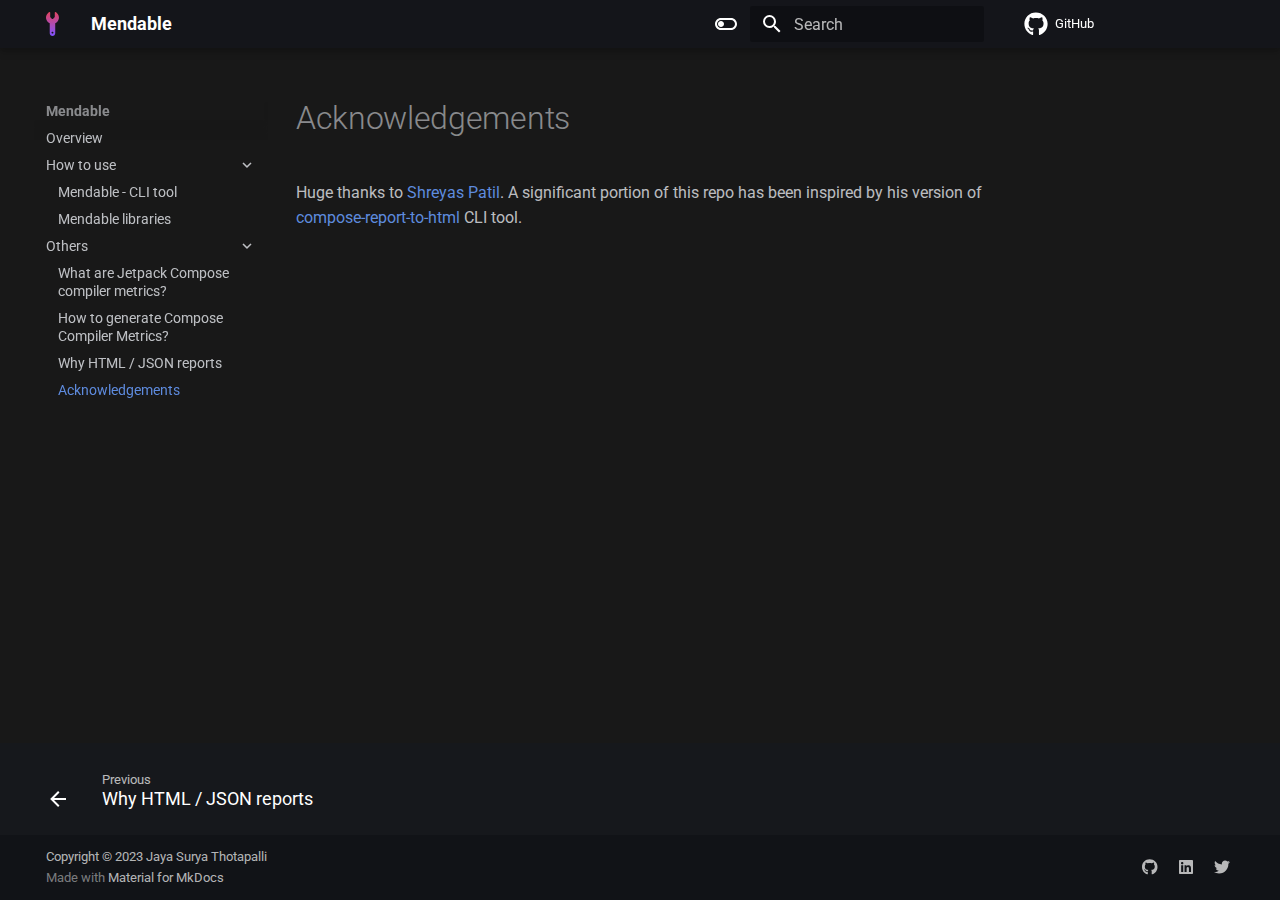
<file: others/Acknowledgements/index.html>
<!doctype html>
<html lang="en" class="no-js">
  <head>
    
      <meta charset="utf-8">
      <meta name="viewport" content="width=device-width,initial-scale=1">
      
      
      
      
        <link rel="prev" href="../WhyMendable/">
      
      
      
      <link rel="icon" href="../../assets/logo.svg">
      <meta name="generator" content="mkdocs-1.5.3, mkdocs-material-9.4.5">
    
    
      
        <title>Acknowledgements - Mendable</title>
      
    
    
      <link rel="stylesheet" href="../../assets/stylesheets/main.6a10b989.min.css">
      
        
        <link rel="stylesheet" href="../../assets/stylesheets/palette.356b1318.min.css">
      
      
  
  
    
    
  
    
    
  
  
  <style>:root{--md-admonition-icon--info:url('data:image/svg+xml;charset=utf-8,<svg xmlns="http://www.w3.org/2000/svg" viewBox="0 0 24 24"><path d="M13 9h-2V7h2m0 10h-2v-6h2m-1-9A10 10 0 0 0 2 12a10 10 0 0 0 10 10 10 10 0 0 0 10-10A10 10 0 0 0 12 2Z"/></svg>');--md-admonition-icon--success:url('data:image/svg+xml;charset=utf-8,<svg xmlns="http://www.w3.org/2000/svg" viewBox="0 0 24 24"><path d="M5 20h14v-2H5m14-9h-4V3H9v6H5l7 7 7-7Z"/></svg>');}</style>



    
    
      
    
    
      
        
        
        <link rel="preconnect" href="https://fonts.gstatic.com" crossorigin>
        <link rel="stylesheet" href="https://fonts.googleapis.com/css?family=Roboto:300,300i,400,400i,700,700i%7CJetBrains+Mono:400,400i,700,700i&display=fallback">
        <style>:root{--md-text-font:"Roboto";--md-code-font:"JetBrains Mono"}</style>
      
    
    
      <link rel="stylesheet" href="../../stylesheets/extra.css">
    
    <script>__md_scope=new URL("../..",location),__md_hash=e=>[...e].reduce((e,_)=>(e<<5)-e+_.charCodeAt(0),0),__md_get=(e,_=localStorage,t=__md_scope)=>JSON.parse(_.getItem(t.pathname+"."+e)),__md_set=(e,_,t=localStorage,a=__md_scope)=>{try{t.setItem(a.pathname+"."+e,JSON.stringify(_))}catch(e){}}</script>
    
      

    
    
    
  </head>
  
  
    
    
      
    
    
    
    
    <body dir="ltr" data-md-color-scheme="slate" data-md-color-primary="black" data-md-color-accent="indigo">
  
    
    
      <script>var palette=__md_get("__palette");if(palette&&"object"==typeof palette.color)for(var key of Object.keys(palette.color))document.body.setAttribute("data-md-color-"+key,palette.color[key])</script>
    
    <input class="md-toggle" data-md-toggle="drawer" type="checkbox" id="__drawer" autocomplete="off">
    <input class="md-toggle" data-md-toggle="search" type="checkbox" id="__search" autocomplete="off">
    <label class="md-overlay" for="__drawer"></label>
    <div data-md-component="skip">
      
    </div>
    <div data-md-component="announce">
      
    </div>
    
    
      

  

<header class="md-header md-header--shadow" data-md-component="header">
  <nav class="md-header__inner md-grid" aria-label="Header">
    <a href="../.." title="Mendable" class="md-header__button md-logo" aria-label="Mendable" data-md-component="logo">
      
  <img src="../../assets/logo.svg" alt="logo">

    </a>
    <label class="md-header__button md-icon" for="__drawer">
      
      <svg xmlns="http://www.w3.org/2000/svg" viewBox="0 0 24 24"><path d="M3 6h18v2H3V6m0 5h18v2H3v-2m0 5h18v2H3v-2Z"/></svg>
    </label>
    <div class="md-header__title" data-md-component="header-title">
      <div class="md-header__ellipsis">
        <div class="md-header__topic">
          <span class="md-ellipsis">
            Mendable
          </span>
        </div>
        <div class="md-header__topic" data-md-component="header-topic">
          <span class="md-ellipsis">
            
              Acknowledgements
            
          </span>
        </div>
      </div>
    </div>
    
      
        <form class="md-header__option" data-md-component="palette">
  
    
    
    
    <input class="md-option" data-md-color-media="" data-md-color-scheme="slate" data-md-color-primary="black" data-md-color-accent="indigo"  aria-label="Switch to light mode"  type="radio" name="__palette" id="__palette_1">
    
      <label class="md-header__button md-icon" title="Switch to light mode" for="__palette_2" hidden>
        <svg xmlns="http://www.w3.org/2000/svg" viewBox="0 0 24 24"><path d="M17 6H7c-3.31 0-6 2.69-6 6s2.69 6 6 6h10c3.31 0 6-2.69 6-6s-2.69-6-6-6zm0 10H7c-2.21 0-4-1.79-4-4s1.79-4 4-4h10c2.21 0 4 1.79 4 4s-1.79 4-4 4zM7 9c-1.66 0-3 1.34-3 3s1.34 3 3 3 3-1.34 3-3-1.34-3-3-3z"/></svg>
      </label>
    
  
    
    
    
    <input class="md-option" data-md-color-media="" data-md-color-scheme="default" data-md-color-primary="black" data-md-color-accent="light-blue"  aria-label="Switch to dark mode"  type="radio" name="__palette" id="__palette_2">
    
      <label class="md-header__button md-icon" title="Switch to dark mode" for="__palette_1" hidden>
        <svg xmlns="http://www.w3.org/2000/svg" viewBox="0 0 24 24"><path d="M17 7H7a5 5 0 0 0-5 5 5 5 0 0 0 5 5h10a5 5 0 0 0 5-5 5 5 0 0 0-5-5m0 8a3 3 0 0 1-3-3 3 3 0 0 1 3-3 3 3 0 0 1 3 3 3 3 0 0 1-3 3Z"/></svg>
      </label>
    
  
</form>
      
    
    
    
      <label class="md-header__button md-icon" for="__search">
        
        <svg xmlns="http://www.w3.org/2000/svg" viewBox="0 0 24 24"><path d="M9.5 3A6.5 6.5 0 0 1 16 9.5c0 1.61-.59 3.09-1.56 4.23l.27.27h.79l5 5-1.5 1.5-5-5v-.79l-.27-.27A6.516 6.516 0 0 1 9.5 16 6.5 6.5 0 0 1 3 9.5 6.5 6.5 0 0 1 9.5 3m0 2C7 5 5 7 5 9.5S7 14 9.5 14 14 12 14 9.5 12 5 9.5 5Z"/></svg>
      </label>
      <div class="md-search" data-md-component="search" role="dialog">
  <label class="md-search__overlay" for="__search"></label>
  <div class="md-search__inner" role="search">
    <form class="md-search__form" name="search">
      <input type="text" class="md-search__input" name="query" aria-label="Search" placeholder="Search" autocapitalize="off" autocorrect="off" autocomplete="off" spellcheck="false" data-md-component="search-query" required>
      <label class="md-search__icon md-icon" for="__search">
        
        <svg xmlns="http://www.w3.org/2000/svg" viewBox="0 0 24 24"><path d="M9.5 3A6.5 6.5 0 0 1 16 9.5c0 1.61-.59 3.09-1.56 4.23l.27.27h.79l5 5-1.5 1.5-5-5v-.79l-.27-.27A6.516 6.516 0 0 1 9.5 16 6.5 6.5 0 0 1 3 9.5 6.5 6.5 0 0 1 9.5 3m0 2C7 5 5 7 5 9.5S7 14 9.5 14 14 12 14 9.5 12 5 9.5 5Z"/></svg>
        
        <svg xmlns="http://www.w3.org/2000/svg" viewBox="0 0 24 24"><path d="M20 11v2H8l5.5 5.5-1.42 1.42L4.16 12l7.92-7.92L13.5 5.5 8 11h12Z"/></svg>
      </label>
      <nav class="md-search__options" aria-label="Search">
        
        <button type="reset" class="md-search__icon md-icon" title="Clear" aria-label="Clear" tabindex="-1">
          
          <svg xmlns="http://www.w3.org/2000/svg" viewBox="0 0 24 24"><path d="M19 6.41 17.59 5 12 10.59 6.41 5 5 6.41 10.59 12 5 17.59 6.41 19 12 13.41 17.59 19 19 17.59 13.41 12 19 6.41Z"/></svg>
        </button>
      </nav>
      
    </form>
    <div class="md-search__output">
      <div class="md-search__scrollwrap" data-md-scrollfix>
        <div class="md-search-result" data-md-component="search-result">
          <div class="md-search-result__meta">
            Initializing search
          </div>
          <ol class="md-search-result__list" role="presentation"></ol>
        </div>
      </div>
    </div>
  </div>
</div>
    
    
      <div class="md-header__source">
        <a href="https://github.com/jayasuryat/mendable" title="Go to repository" class="md-source" data-md-component="source">
  <div class="md-source__icon md-icon">
    
    <svg xmlns="http://www.w3.org/2000/svg" viewBox="0 0 496 512"><!--! Font Awesome Free 6.4.2 by @fontawesome - https://fontawesome.com License - https://fontawesome.com/license/free (Icons: CC BY 4.0, Fonts: SIL OFL 1.1, Code: MIT License) Copyright 2023 Fonticons, Inc.--><path d="M165.9 397.4c0 2-2.3 3.6-5.2 3.6-3.3.3-5.6-1.3-5.6-3.6 0-2 2.3-3.6 5.2-3.6 3-.3 5.6 1.3 5.6 3.6zm-31.1-4.5c-.7 2 1.3 4.3 4.3 4.9 2.6 1 5.6 0 6.2-2s-1.3-4.3-4.3-5.2c-2.6-.7-5.5.3-6.2 2.3zm44.2-1.7c-2.9.7-4.9 2.6-4.6 4.9.3 2 2.9 3.3 5.9 2.6 2.9-.7 4.9-2.6 4.6-4.6-.3-1.9-3-3.2-5.9-2.9zM244.8 8C106.1 8 0 113.3 0 252c0 110.9 69.8 205.8 169.5 239.2 12.8 2.3 17.3-5.6 17.3-12.1 0-6.2-.3-40.4-.3-61.4 0 0-70 15-84.7-29.8 0 0-11.4-29.1-27.8-36.6 0 0-22.9-15.7 1.6-15.4 0 0 24.9 2 38.6 25.8 21.9 38.6 58.6 27.5 72.9 20.9 2.3-16 8.8-27.1 16-33.7-55.9-6.2-112.3-14.3-112.3-110.5 0-27.5 7.6-41.3 23.6-58.9-2.6-6.5-11.1-33.3 2.6-67.9 20.9-6.5 69 27 69 27 20-5.6 41.5-8.5 62.8-8.5s42.8 2.9 62.8 8.5c0 0 48.1-33.6 69-27 13.7 34.7 5.2 61.4 2.6 67.9 16 17.7 25.8 31.5 25.8 58.9 0 96.5-58.9 104.2-114.8 110.5 9.2 7.9 17 22.9 17 46.4 0 33.7-.3 75.4-.3 83.6 0 6.5 4.6 14.4 17.3 12.1C428.2 457.8 496 362.9 496 252 496 113.3 383.5 8 244.8 8zM97.2 352.9c-1.3 1-1 3.3.7 5.2 1.6 1.6 3.9 2.3 5.2 1 1.3-1 1-3.3-.7-5.2-1.6-1.6-3.9-2.3-5.2-1zm-10.8-8.1c-.7 1.3.3 2.9 2.3 3.9 1.6 1 3.6.7 4.3-.7.7-1.3-.3-2.9-2.3-3.9-2-.6-3.6-.3-4.3.7zm32.4 35.6c-1.6 1.3-1 4.3 1.3 6.2 2.3 2.3 5.2 2.6 6.5 1 1.3-1.3.7-4.3-1.3-6.2-2.2-2.3-5.2-2.6-6.5-1zm-11.4-14.7c-1.6 1-1.6 3.6 0 5.9 1.6 2.3 4.3 3.3 5.6 2.3 1.6-1.3 1.6-3.9 0-6.2-1.4-2.3-4-3.3-5.6-2z"/></svg>
  </div>
  <div class="md-source__repository">
    GitHub
  </div>
</a>
      </div>
    
  </nav>
  
</header>
    
    <div class="md-container" data-md-component="container">
      
      
        
          
        
      
      <main class="md-main" data-md-component="main">
        <div class="md-main__inner md-grid">
          
            
              
              <div class="md-sidebar md-sidebar--primary" data-md-component="sidebar" data-md-type="navigation" >
                <div class="md-sidebar__scrollwrap">
                  <div class="md-sidebar__inner">
                    



<nav class="md-nav md-nav--primary" aria-label="Navigation" data-md-level="0">
  <label class="md-nav__title" for="__drawer">
    <a href="../.." title="Mendable" class="md-nav__button md-logo" aria-label="Mendable" data-md-component="logo">
      
  <img src="../../assets/logo.svg" alt="logo">

    </a>
    Mendable
  </label>
  
    <div class="md-nav__source">
      <a href="https://github.com/jayasuryat/mendable" title="Go to repository" class="md-source" data-md-component="source">
  <div class="md-source__icon md-icon">
    
    <svg xmlns="http://www.w3.org/2000/svg" viewBox="0 0 496 512"><!--! Font Awesome Free 6.4.2 by @fontawesome - https://fontawesome.com License - https://fontawesome.com/license/free (Icons: CC BY 4.0, Fonts: SIL OFL 1.1, Code: MIT License) Copyright 2023 Fonticons, Inc.--><path d="M165.9 397.4c0 2-2.3 3.6-5.2 3.6-3.3.3-5.6-1.3-5.6-3.6 0-2 2.3-3.6 5.2-3.6 3-.3 5.6 1.3 5.6 3.6zm-31.1-4.5c-.7 2 1.3 4.3 4.3 4.9 2.6 1 5.6 0 6.2-2s-1.3-4.3-4.3-5.2c-2.6-.7-5.5.3-6.2 2.3zm44.2-1.7c-2.9.7-4.9 2.6-4.6 4.9.3 2 2.9 3.3 5.9 2.6 2.9-.7 4.9-2.6 4.6-4.6-.3-1.9-3-3.2-5.9-2.9zM244.8 8C106.1 8 0 113.3 0 252c0 110.9 69.8 205.8 169.5 239.2 12.8 2.3 17.3-5.6 17.3-12.1 0-6.2-.3-40.4-.3-61.4 0 0-70 15-84.7-29.8 0 0-11.4-29.1-27.8-36.6 0 0-22.9-15.7 1.6-15.4 0 0 24.9 2 38.6 25.8 21.9 38.6 58.6 27.5 72.9 20.9 2.3-16 8.8-27.1 16-33.7-55.9-6.2-112.3-14.3-112.3-110.5 0-27.5 7.6-41.3 23.6-58.9-2.6-6.5-11.1-33.3 2.6-67.9 20.9-6.5 69 27 69 27 20-5.6 41.5-8.5 62.8-8.5s42.8 2.9 62.8 8.5c0 0 48.1-33.6 69-27 13.7 34.7 5.2 61.4 2.6 67.9 16 17.7 25.8 31.5 25.8 58.9 0 96.5-58.9 104.2-114.8 110.5 9.2 7.9 17 22.9 17 46.4 0 33.7-.3 75.4-.3 83.6 0 6.5 4.6 14.4 17.3 12.1C428.2 457.8 496 362.9 496 252 496 113.3 383.5 8 244.8 8zM97.2 352.9c-1.3 1-1 3.3.7 5.2 1.6 1.6 3.9 2.3 5.2 1 1.3-1 1-3.3-.7-5.2-1.6-1.6-3.9-2.3-5.2-1zm-10.8-8.1c-.7 1.3.3 2.9 2.3 3.9 1.6 1 3.6.7 4.3-.7.7-1.3-.3-2.9-2.3-3.9-2-.6-3.6-.3-4.3.7zm32.4 35.6c-1.6 1.3-1 4.3 1.3 6.2 2.3 2.3 5.2 2.6 6.5 1 1.3-1.3.7-4.3-1.3-6.2-2.2-2.3-5.2-2.6-6.5-1zm-11.4-14.7c-1.6 1-1.6 3.6 0 5.9 1.6 2.3 4.3 3.3 5.6 2.3 1.6-1.3 1.6-3.9 0-6.2-1.4-2.3-4-3.3-5.6-2z"/></svg>
  </div>
  <div class="md-source__repository">
    GitHub
  </div>
</a>
    </div>
  
  <ul class="md-nav__list" data-md-scrollfix>
    
      
      
  
  
  
    <li class="md-nav__item">
      <a href="../.." class="md-nav__link">
        
  
  <span class="md-ellipsis">
    Overview
  </span>
  

      </a>
    </li>
  

    
      
      
  
  
  
    
    
      
        
          
        
      
        
      
        
      
    
    
    
    
    <li class="md-nav__item md-nav__item--nested">
      
        
        
        
          
        
        <input class="md-nav__toggle md-toggle md-toggle--indeterminate" type="checkbox" id="__nav_2" >
        
          
          
          <div class="md-nav__link md-nav__container">
            <a href="../../howto/" class="md-nav__link ">
              
  
  <span class="md-ellipsis">
    How to use
  </span>
  

            </a>
            
              
              <label class="md-nav__link " for="__nav_2" id="__nav_2_label" tabindex="0">
                <span class="md-nav__icon md-icon"></span>
              </label>
            
          </div>
        
        <nav class="md-nav" data-md-level="1" aria-labelledby="__nav_2_label" aria-expanded="false">
          <label class="md-nav__title" for="__nav_2">
            <span class="md-nav__icon md-icon"></span>
            How to use
          </label>
          <ul class="md-nav__list" data-md-scrollfix>
            
              
            
              
                
  
  
  
    <li class="md-nav__item">
      <a href="../../howto/Cli/" class="md-nav__link">
        
  
  <span class="md-ellipsis">
    Mendable - CLI tool
  </span>
  

      </a>
    </li>
  

              
            
              
                
  
  
  
    <li class="md-nav__item">
      <a href="../../howto/Library/" class="md-nav__link">
        
  
  <span class="md-ellipsis">
    Mendable libraries
  </span>
  

      </a>
    </li>
  

              
            
          </ul>
        </nav>
      
    </li>
  

    
      
      
  
  
    
  
  
    
    
      
        
      
        
      
        
      
        
      
    
    
    
    
    <li class="md-nav__item md-nav__item--active md-nav__item--nested">
      
        
        
        
        <input class="md-nav__toggle md-toggle " type="checkbox" id="__nav_3" checked>
        
          
          <label class="md-nav__link" for="__nav_3" id="__nav_3_label" tabindex="0">
            
  
  <span class="md-ellipsis">
    Others
  </span>
  

            <span class="md-nav__icon md-icon"></span>
          </label>
        
        <nav class="md-nav" data-md-level="1" aria-labelledby="__nav_3_label" aria-expanded="true">
          <label class="md-nav__title" for="__nav_3">
            <span class="md-nav__icon md-icon"></span>
            Others
          </label>
          <ul class="md-nav__list" data-md-scrollfix>
            
              
                
  
  
  
    <li class="md-nav__item">
      <a href="../WhatAreJCCM/" class="md-nav__link">
        
  
  <span class="md-ellipsis">
    What are Jetpack Compose compiler metrics?
  </span>
  

      </a>
    </li>
  

              
            
              
                
  
  
  
    <li class="md-nav__item">
      <a href="../HowToGenerate/" class="md-nav__link">
        
  
  <span class="md-ellipsis">
    How to generate Compose Compiler Metrics?
  </span>
  

      </a>
    </li>
  

              
            
              
                
  
  
  
    <li class="md-nav__item">
      <a href="../WhyMendable/" class="md-nav__link">
        
  
  <span class="md-ellipsis">
    Why HTML / JSON reports
  </span>
  

      </a>
    </li>
  

              
            
              
                
  
  
    
  
  
    <li class="md-nav__item md-nav__item--active">
      
      <input class="md-nav__toggle md-toggle" type="checkbox" id="__toc">
      
      
      
      <a href="./" class="md-nav__link md-nav__link--active">
        
  
  <span class="md-ellipsis">
    Acknowledgements
  </span>
  

      </a>
      
    </li>
  

              
            
          </ul>
        </nav>
      
    </li>
  

    
  </ul>
</nav>
                  </div>
                </div>
              </div>
            
            
              
              <div class="md-sidebar md-sidebar--secondary" data-md-component="sidebar" data-md-type="toc" >
                <div class="md-sidebar__scrollwrap">
                  <div class="md-sidebar__inner">
                    

<nav class="md-nav md-nav--secondary" aria-label="Table of contents">
  
  
  
  
</nav>
                  </div>
                </div>
              </div>
            
          
          
            <div class="md-content" data-md-component="content">
              <article class="md-content__inner md-typeset">
                
                  

  
  


  <h1>Acknowledgements</h1>

<p>Huge thanks to <a href="https://github.com/PatilShreyas">Shreyas Patil</a>. A significant portion of this repo has been inspired by his version
of <a href="https://github.com/PatilShreyas/compose-report-to-html">compose-report-to-html</a> CLI tool.</p>





                
              </article>
            </div>
          
          
        </div>
        
      </main>
      
        <footer class="md-footer">
  
    
      
      <nav class="md-footer__inner md-grid" aria-label="Footer" >
        
          
          <a href="../WhyMendable/" class="md-footer__link md-footer__link--prev" aria-label="Previous: Why HTML / JSON reports">
            <div class="md-footer__button md-icon">
              
              <svg xmlns="http://www.w3.org/2000/svg" viewBox="0 0 24 24"><path d="M20 11v2H8l5.5 5.5-1.42 1.42L4.16 12l7.92-7.92L13.5 5.5 8 11h12Z"/></svg>
            </div>
            <div class="md-footer__title">
              <span class="md-footer__direction">
                Previous
              </span>
              <div class="md-ellipsis">
                Why HTML / JSON reports
              </div>
            </div>
          </a>
        
        
      </nav>
    
  
  <div class="md-footer-meta md-typeset">
    <div class="md-footer-meta__inner md-grid">
      <div class="md-copyright">
  
    <div class="md-copyright__highlight">
      Copyright &copy; 2023 Jaya Surya Thotapalli
    </div>
  
  
    Made with
    <a href="https://squidfunk.github.io/mkdocs-material/" target="_blank" rel="noopener">
      Material for MkDocs
    </a>
  
</div>
      
        <div class="md-social">
  
    
    
    
    
    <a href="https://github.com/jayasuryat" target="_blank" rel="noopener" title="jayasuryat on GitHub" class="md-social__link">
      <svg xmlns="http://www.w3.org/2000/svg" viewBox="0 0 496 512"><!--! Font Awesome Free 6.4.2 by @fontawesome - https://fontawesome.com License - https://fontawesome.com/license/free (Icons: CC BY 4.0, Fonts: SIL OFL 1.1, Code: MIT License) Copyright 2023 Fonticons, Inc.--><path d="M165.9 397.4c0 2-2.3 3.6-5.2 3.6-3.3.3-5.6-1.3-5.6-3.6 0-2 2.3-3.6 5.2-3.6 3-.3 5.6 1.3 5.6 3.6zm-31.1-4.5c-.7 2 1.3 4.3 4.3 4.9 2.6 1 5.6 0 6.2-2s-1.3-4.3-4.3-5.2c-2.6-.7-5.5.3-6.2 2.3zm44.2-1.7c-2.9.7-4.9 2.6-4.6 4.9.3 2 2.9 3.3 5.9 2.6 2.9-.7 4.9-2.6 4.6-4.6-.3-1.9-3-3.2-5.9-2.9zM244.8 8C106.1 8 0 113.3 0 252c0 110.9 69.8 205.8 169.5 239.2 12.8 2.3 17.3-5.6 17.3-12.1 0-6.2-.3-40.4-.3-61.4 0 0-70 15-84.7-29.8 0 0-11.4-29.1-27.8-36.6 0 0-22.9-15.7 1.6-15.4 0 0 24.9 2 38.6 25.8 21.9 38.6 58.6 27.5 72.9 20.9 2.3-16 8.8-27.1 16-33.7-55.9-6.2-112.3-14.3-112.3-110.5 0-27.5 7.6-41.3 23.6-58.9-2.6-6.5-11.1-33.3 2.6-67.9 20.9-6.5 69 27 69 27 20-5.6 41.5-8.5 62.8-8.5s42.8 2.9 62.8 8.5c0 0 48.1-33.6 69-27 13.7 34.7 5.2 61.4 2.6 67.9 16 17.7 25.8 31.5 25.8 58.9 0 96.5-58.9 104.2-114.8 110.5 9.2 7.9 17 22.9 17 46.4 0 33.7-.3 75.4-.3 83.6 0 6.5 4.6 14.4 17.3 12.1C428.2 457.8 496 362.9 496 252 496 113.3 383.5 8 244.8 8zM97.2 352.9c-1.3 1-1 3.3.7 5.2 1.6 1.6 3.9 2.3 5.2 1 1.3-1 1-3.3-.7-5.2-1.6-1.6-3.9-2.3-5.2-1zm-10.8-8.1c-.7 1.3.3 2.9 2.3 3.9 1.6 1 3.6.7 4.3-.7.7-1.3-.3-2.9-2.3-3.9-2-.6-3.6-.3-4.3.7zm32.4 35.6c-1.6 1.3-1 4.3 1.3 6.2 2.3 2.3 5.2 2.6 6.5 1 1.3-1.3.7-4.3-1.3-6.2-2.2-2.3-5.2-2.6-6.5-1zm-11.4-14.7c-1.6 1-1.6 3.6 0 5.9 1.6 2.3 4.3 3.3 5.6 2.3 1.6-1.3 1.6-3.9 0-6.2-1.4-2.3-4-3.3-5.6-2z"/></svg>
    </a>
  
    
    
    
    
    <a href="https://www.linkedin.com/in/jayasuryat/" target="_blank" rel="noopener" title="jayasuryat on LinkedIn" class="md-social__link">
      <svg xmlns="http://www.w3.org/2000/svg" viewBox="0 0 448 512"><!--! Font Awesome Free 6.4.2 by @fontawesome - https://fontawesome.com License - https://fontawesome.com/license/free (Icons: CC BY 4.0, Fonts: SIL OFL 1.1, Code: MIT License) Copyright 2023 Fonticons, Inc.--><path d="M416 32H31.9C14.3 32 0 46.5 0 64.3v383.4C0 465.5 14.3 480 31.9 480H416c17.6 0 32-14.5 32-32.3V64.3c0-17.8-14.4-32.3-32-32.3zM135.4 416H69V202.2h66.5V416zm-33.2-243c-21.3 0-38.5-17.3-38.5-38.5S80.9 96 102.2 96c21.2 0 38.5 17.3 38.5 38.5 0 21.3-17.2 38.5-38.5 38.5zm282.1 243h-66.4V312c0-24.8-.5-56.7-34.5-56.7-34.6 0-39.9 27-39.9 54.9V416h-66.4V202.2h63.7v29.2h.9c8.9-16.8 30.6-34.5 62.9-34.5 67.2 0 79.7 44.3 79.7 101.9V416z"/></svg>
    </a>
  
    
    
    
    
    <a href="https://twitter.com/jaya_surya_t" target="_blank" rel="noopener" title="jaya_surya_t on Twitter" class="md-social__link">
      <svg xmlns="http://www.w3.org/2000/svg" viewBox="0 0 512 512"><!--! Font Awesome Free 6.4.2 by @fontawesome - https://fontawesome.com License - https://fontawesome.com/license/free (Icons: CC BY 4.0, Fonts: SIL OFL 1.1, Code: MIT License) Copyright 2023 Fonticons, Inc.--><path d="M459.37 151.716c.325 4.548.325 9.097.325 13.645 0 138.72-105.583 298.558-298.558 298.558-59.452 0-114.68-17.219-161.137-47.106 8.447.974 16.568 1.299 25.34 1.299 49.055 0 94.213-16.568 130.274-44.832-46.132-.975-84.792-31.188-98.112-72.772 6.498.974 12.995 1.624 19.818 1.624 9.421 0 18.843-1.3 27.614-3.573-48.081-9.747-84.143-51.98-84.143-102.985v-1.299c13.969 7.797 30.214 12.67 47.431 13.319-28.264-18.843-46.781-51.005-46.781-87.391 0-19.492 5.197-37.36 14.294-52.954 51.655 63.675 129.3 105.258 216.365 109.807-1.624-7.797-2.599-15.918-2.599-24.04 0-57.828 46.782-104.934 104.934-104.934 30.213 0 57.502 12.67 76.67 33.137 23.715-4.548 46.456-13.32 66.599-25.34-7.798 24.366-24.366 44.833-46.132 57.827 21.117-2.273 41.584-8.122 60.426-16.243-14.292 20.791-32.161 39.308-52.628 54.253z"/></svg>
    </a>
  
</div>
      
    </div>
  </div>
</footer>
      
    </div>
    <div class="md-dialog" data-md-component="dialog">
      <div class="md-dialog__inner md-typeset"></div>
    </div>
    
    
    <script id="__config" type="application/json">{"base": "../..", "features": ["navigation.tracking", "navigation.footer", "navigation.expand", "navigation.indexes", "content.code.copy"], "search": "../../assets/javascripts/workers/search.f886a092.min.js", "translations": {"clipboard.copied": "Copied to clipboard", "clipboard.copy": "Copy to clipboard", "search.result.more.one": "1 more on this page", "search.result.more.other": "# more on this page", "search.result.none": "No matching documents", "search.result.one": "1 matching document", "search.result.other": "# matching documents", "search.result.placeholder": "Type to start searching", "search.result.term.missing": "Missing", "select.version": "Select version"}}</script>
    
    
      <script src="../../assets/javascripts/bundle.aecac24b.min.js"></script>
      
    
  </body>
</html>
</file>
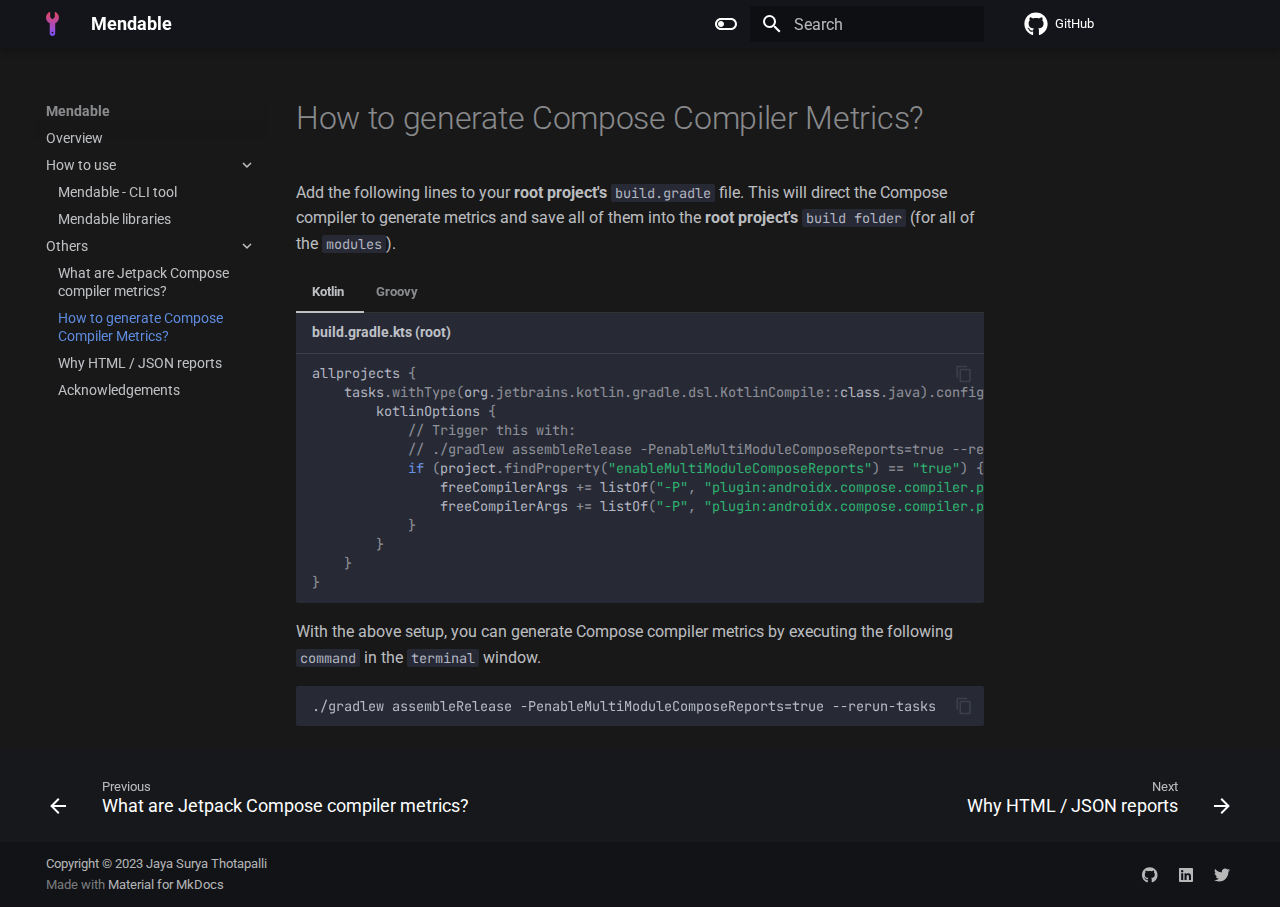
<file: others/HowToGenerate/index.html>
<!doctype html>
<html lang="en" class="no-js">
  <head>
    
      <meta charset="utf-8">
      <meta name="viewport" content="width=device-width,initial-scale=1">
      
      
      
      
        <link rel="prev" href="../WhatAreJCCM/">
      
      
        <link rel="next" href="../WhyMendable/">
      
      
      <link rel="icon" href="../../assets/logo.svg">
      <meta name="generator" content="mkdocs-1.5.3, mkdocs-material-9.4.5">
    
    
      
        <title>How to generate Compose Compiler Metrics? - Mendable</title>
      
    
    
      <link rel="stylesheet" href="../../assets/stylesheets/main.6a10b989.min.css">
      
        
        <link rel="stylesheet" href="../../assets/stylesheets/palette.356b1318.min.css">
      
      
  
  
    
    
  
    
    
  
  
  <style>:root{--md-admonition-icon--info:url('data:image/svg+xml;charset=utf-8,<svg xmlns="http://www.w3.org/2000/svg" viewBox="0 0 24 24"><path d="M13 9h-2V7h2m0 10h-2v-6h2m-1-9A10 10 0 0 0 2 12a10 10 0 0 0 10 10 10 10 0 0 0 10-10A10 10 0 0 0 12 2Z"/></svg>');--md-admonition-icon--success:url('data:image/svg+xml;charset=utf-8,<svg xmlns="http://www.w3.org/2000/svg" viewBox="0 0 24 24"><path d="M5 20h14v-2H5m14-9h-4V3H9v6H5l7 7 7-7Z"/></svg>');}</style>



    
    
      
    
    
      
        
        
        <link rel="preconnect" href="https://fonts.gstatic.com" crossorigin>
        <link rel="stylesheet" href="https://fonts.googleapis.com/css?family=Roboto:300,300i,400,400i,700,700i%7CJetBrains+Mono:400,400i,700,700i&display=fallback">
        <style>:root{--md-text-font:"Roboto";--md-code-font:"JetBrains Mono"}</style>
      
    
    
      <link rel="stylesheet" href="../../stylesheets/extra.css">
    
    <script>__md_scope=new URL("../..",location),__md_hash=e=>[...e].reduce((e,_)=>(e<<5)-e+_.charCodeAt(0),0),__md_get=(e,_=localStorage,t=__md_scope)=>JSON.parse(_.getItem(t.pathname+"."+e)),__md_set=(e,_,t=localStorage,a=__md_scope)=>{try{t.setItem(a.pathname+"."+e,JSON.stringify(_))}catch(e){}}</script>
    
      

    
    
    
  </head>
  
  
    
    
      
    
    
    
    
    <body dir="ltr" data-md-color-scheme="slate" data-md-color-primary="black" data-md-color-accent="indigo">
  
    
    
      <script>var palette=__md_get("__palette");if(palette&&"object"==typeof palette.color)for(var key of Object.keys(palette.color))document.body.setAttribute("data-md-color-"+key,palette.color[key])</script>
    
    <input class="md-toggle" data-md-toggle="drawer" type="checkbox" id="__drawer" autocomplete="off">
    <input class="md-toggle" data-md-toggle="search" type="checkbox" id="__search" autocomplete="off">
    <label class="md-overlay" for="__drawer"></label>
    <div data-md-component="skip">
      
    </div>
    <div data-md-component="announce">
      
    </div>
    
    
      

  

<header class="md-header md-header--shadow" data-md-component="header">
  <nav class="md-header__inner md-grid" aria-label="Header">
    <a href="../.." title="Mendable" class="md-header__button md-logo" aria-label="Mendable" data-md-component="logo">
      
  <img src="../../assets/logo.svg" alt="logo">

    </a>
    <label class="md-header__button md-icon" for="__drawer">
      
      <svg xmlns="http://www.w3.org/2000/svg" viewBox="0 0 24 24"><path d="M3 6h18v2H3V6m0 5h18v2H3v-2m0 5h18v2H3v-2Z"/></svg>
    </label>
    <div class="md-header__title" data-md-component="header-title">
      <div class="md-header__ellipsis">
        <div class="md-header__topic">
          <span class="md-ellipsis">
            Mendable
          </span>
        </div>
        <div class="md-header__topic" data-md-component="header-topic">
          <span class="md-ellipsis">
            
              How to generate Compose Compiler Metrics?
            
          </span>
        </div>
      </div>
    </div>
    
      
        <form class="md-header__option" data-md-component="palette">
  
    
    
    
    <input class="md-option" data-md-color-media="" data-md-color-scheme="slate" data-md-color-primary="black" data-md-color-accent="indigo"  aria-label="Switch to light mode"  type="radio" name="__palette" id="__palette_1">
    
      <label class="md-header__button md-icon" title="Switch to light mode" for="__palette_2" hidden>
        <svg xmlns="http://www.w3.org/2000/svg" viewBox="0 0 24 24"><path d="M17 6H7c-3.31 0-6 2.69-6 6s2.69 6 6 6h10c3.31 0 6-2.69 6-6s-2.69-6-6-6zm0 10H7c-2.21 0-4-1.79-4-4s1.79-4 4-4h10c2.21 0 4 1.79 4 4s-1.79 4-4 4zM7 9c-1.66 0-3 1.34-3 3s1.34 3 3 3 3-1.34 3-3-1.34-3-3-3z"/></svg>
      </label>
    
  
    
    
    
    <input class="md-option" data-md-color-media="" data-md-color-scheme="default" data-md-color-primary="black" data-md-color-accent="light-blue"  aria-label="Switch to dark mode"  type="radio" name="__palette" id="__palette_2">
    
      <label class="md-header__button md-icon" title="Switch to dark mode" for="__palette_1" hidden>
        <svg xmlns="http://www.w3.org/2000/svg" viewBox="0 0 24 24"><path d="M17 7H7a5 5 0 0 0-5 5 5 5 0 0 0 5 5h10a5 5 0 0 0 5-5 5 5 0 0 0-5-5m0 8a3 3 0 0 1-3-3 3 3 0 0 1 3-3 3 3 0 0 1 3 3 3 3 0 0 1-3 3Z"/></svg>
      </label>
    
  
</form>
      
    
    
    
      <label class="md-header__button md-icon" for="__search">
        
        <svg xmlns="http://www.w3.org/2000/svg" viewBox="0 0 24 24"><path d="M9.5 3A6.5 6.5 0 0 1 16 9.5c0 1.61-.59 3.09-1.56 4.23l.27.27h.79l5 5-1.5 1.5-5-5v-.79l-.27-.27A6.516 6.516 0 0 1 9.5 16 6.5 6.5 0 0 1 3 9.5 6.5 6.5 0 0 1 9.5 3m0 2C7 5 5 7 5 9.5S7 14 9.5 14 14 12 14 9.5 12 5 9.5 5Z"/></svg>
      </label>
      <div class="md-search" data-md-component="search" role="dialog">
  <label class="md-search__overlay" for="__search"></label>
  <div class="md-search__inner" role="search">
    <form class="md-search__form" name="search">
      <input type="text" class="md-search__input" name="query" aria-label="Search" placeholder="Search" autocapitalize="off" autocorrect="off" autocomplete="off" spellcheck="false" data-md-component="search-query" required>
      <label class="md-search__icon md-icon" for="__search">
        
        <svg xmlns="http://www.w3.org/2000/svg" viewBox="0 0 24 24"><path d="M9.5 3A6.5 6.5 0 0 1 16 9.5c0 1.61-.59 3.09-1.56 4.23l.27.27h.79l5 5-1.5 1.5-5-5v-.79l-.27-.27A6.516 6.516 0 0 1 9.5 16 6.5 6.5 0 0 1 3 9.5 6.5 6.5 0 0 1 9.5 3m0 2C7 5 5 7 5 9.5S7 14 9.5 14 14 12 14 9.5 12 5 9.5 5Z"/></svg>
        
        <svg xmlns="http://www.w3.org/2000/svg" viewBox="0 0 24 24"><path d="M20 11v2H8l5.5 5.5-1.42 1.42L4.16 12l7.92-7.92L13.5 5.5 8 11h12Z"/></svg>
      </label>
      <nav class="md-search__options" aria-label="Search">
        
        <button type="reset" class="md-search__icon md-icon" title="Clear" aria-label="Clear" tabindex="-1">
          
          <svg xmlns="http://www.w3.org/2000/svg" viewBox="0 0 24 24"><path d="M19 6.41 17.59 5 12 10.59 6.41 5 5 6.41 10.59 12 5 17.59 6.41 19 12 13.41 17.59 19 19 17.59 13.41 12 19 6.41Z"/></svg>
        </button>
      </nav>
      
    </form>
    <div class="md-search__output">
      <div class="md-search__scrollwrap" data-md-scrollfix>
        <div class="md-search-result" data-md-component="search-result">
          <div class="md-search-result__meta">
            Initializing search
          </div>
          <ol class="md-search-result__list" role="presentation"></ol>
        </div>
      </div>
    </div>
  </div>
</div>
    
    
      <div class="md-header__source">
        <a href="https://github.com/jayasuryat/mendable" title="Go to repository" class="md-source" data-md-component="source">
  <div class="md-source__icon md-icon">
    
    <svg xmlns="http://www.w3.org/2000/svg" viewBox="0 0 496 512"><!--! Font Awesome Free 6.4.2 by @fontawesome - https://fontawesome.com License - https://fontawesome.com/license/free (Icons: CC BY 4.0, Fonts: SIL OFL 1.1, Code: MIT License) Copyright 2023 Fonticons, Inc.--><path d="M165.9 397.4c0 2-2.3 3.6-5.2 3.6-3.3.3-5.6-1.3-5.6-3.6 0-2 2.3-3.6 5.2-3.6 3-.3 5.6 1.3 5.6 3.6zm-31.1-4.5c-.7 2 1.3 4.3 4.3 4.9 2.6 1 5.6 0 6.2-2s-1.3-4.3-4.3-5.2c-2.6-.7-5.5.3-6.2 2.3zm44.2-1.7c-2.9.7-4.9 2.6-4.6 4.9.3 2 2.9 3.3 5.9 2.6 2.9-.7 4.9-2.6 4.6-4.6-.3-1.9-3-3.2-5.9-2.9zM244.8 8C106.1 8 0 113.3 0 252c0 110.9 69.8 205.8 169.5 239.2 12.8 2.3 17.3-5.6 17.3-12.1 0-6.2-.3-40.4-.3-61.4 0 0-70 15-84.7-29.8 0 0-11.4-29.1-27.8-36.6 0 0-22.9-15.7 1.6-15.4 0 0 24.9 2 38.6 25.8 21.9 38.6 58.6 27.5 72.9 20.9 2.3-16 8.8-27.1 16-33.7-55.9-6.2-112.3-14.3-112.3-110.5 0-27.5 7.6-41.3 23.6-58.9-2.6-6.5-11.1-33.3 2.6-67.9 20.9-6.5 69 27 69 27 20-5.6 41.5-8.5 62.8-8.5s42.8 2.9 62.8 8.5c0 0 48.1-33.6 69-27 13.7 34.7 5.2 61.4 2.6 67.9 16 17.7 25.8 31.5 25.8 58.9 0 96.5-58.9 104.2-114.8 110.5 9.2 7.9 17 22.9 17 46.4 0 33.7-.3 75.4-.3 83.6 0 6.5 4.6 14.4 17.3 12.1C428.2 457.8 496 362.9 496 252 496 113.3 383.5 8 244.8 8zM97.2 352.9c-1.3 1-1 3.3.7 5.2 1.6 1.6 3.9 2.3 5.2 1 1.3-1 1-3.3-.7-5.2-1.6-1.6-3.9-2.3-5.2-1zm-10.8-8.1c-.7 1.3.3 2.9 2.3 3.9 1.6 1 3.6.7 4.3-.7.7-1.3-.3-2.9-2.3-3.9-2-.6-3.6-.3-4.3.7zm32.4 35.6c-1.6 1.3-1 4.3 1.3 6.2 2.3 2.3 5.2 2.6 6.5 1 1.3-1.3.7-4.3-1.3-6.2-2.2-2.3-5.2-2.6-6.5-1zm-11.4-14.7c-1.6 1-1.6 3.6 0 5.9 1.6 2.3 4.3 3.3 5.6 2.3 1.6-1.3 1.6-3.9 0-6.2-1.4-2.3-4-3.3-5.6-2z"/></svg>
  </div>
  <div class="md-source__repository">
    GitHub
  </div>
</a>
      </div>
    
  </nav>
  
</header>
    
    <div class="md-container" data-md-component="container">
      
      
        
          
        
      
      <main class="md-main" data-md-component="main">
        <div class="md-main__inner md-grid">
          
            
              
              <div class="md-sidebar md-sidebar--primary" data-md-component="sidebar" data-md-type="navigation" >
                <div class="md-sidebar__scrollwrap">
                  <div class="md-sidebar__inner">
                    



<nav class="md-nav md-nav--primary" aria-label="Navigation" data-md-level="0">
  <label class="md-nav__title" for="__drawer">
    <a href="../.." title="Mendable" class="md-nav__button md-logo" aria-label="Mendable" data-md-component="logo">
      
  <img src="../../assets/logo.svg" alt="logo">

    </a>
    Mendable
  </label>
  
    <div class="md-nav__source">
      <a href="https://github.com/jayasuryat/mendable" title="Go to repository" class="md-source" data-md-component="source">
  <div class="md-source__icon md-icon">
    
    <svg xmlns="http://www.w3.org/2000/svg" viewBox="0 0 496 512"><!--! Font Awesome Free 6.4.2 by @fontawesome - https://fontawesome.com License - https://fontawesome.com/license/free (Icons: CC BY 4.0, Fonts: SIL OFL 1.1, Code: MIT License) Copyright 2023 Fonticons, Inc.--><path d="M165.9 397.4c0 2-2.3 3.6-5.2 3.6-3.3.3-5.6-1.3-5.6-3.6 0-2 2.3-3.6 5.2-3.6 3-.3 5.6 1.3 5.6 3.6zm-31.1-4.5c-.7 2 1.3 4.3 4.3 4.9 2.6 1 5.6 0 6.2-2s-1.3-4.3-4.3-5.2c-2.6-.7-5.5.3-6.2 2.3zm44.2-1.7c-2.9.7-4.9 2.6-4.6 4.9.3 2 2.9 3.3 5.9 2.6 2.9-.7 4.9-2.6 4.6-4.6-.3-1.9-3-3.2-5.9-2.9zM244.8 8C106.1 8 0 113.3 0 252c0 110.9 69.8 205.8 169.5 239.2 12.8 2.3 17.3-5.6 17.3-12.1 0-6.2-.3-40.4-.3-61.4 0 0-70 15-84.7-29.8 0 0-11.4-29.1-27.8-36.6 0 0-22.9-15.7 1.6-15.4 0 0 24.9 2 38.6 25.8 21.9 38.6 58.6 27.5 72.9 20.9 2.3-16 8.8-27.1 16-33.7-55.9-6.2-112.3-14.3-112.3-110.5 0-27.5 7.6-41.3 23.6-58.9-2.6-6.5-11.1-33.3 2.6-67.9 20.9-6.5 69 27 69 27 20-5.6 41.5-8.5 62.8-8.5s42.8 2.9 62.8 8.5c0 0 48.1-33.6 69-27 13.7 34.7 5.2 61.4 2.6 67.9 16 17.7 25.8 31.5 25.8 58.9 0 96.5-58.9 104.2-114.8 110.5 9.2 7.9 17 22.9 17 46.4 0 33.7-.3 75.4-.3 83.6 0 6.5 4.6 14.4 17.3 12.1C428.2 457.8 496 362.9 496 252 496 113.3 383.5 8 244.8 8zM97.2 352.9c-1.3 1-1 3.3.7 5.2 1.6 1.6 3.9 2.3 5.2 1 1.3-1 1-3.3-.7-5.2-1.6-1.6-3.9-2.3-5.2-1zm-10.8-8.1c-.7 1.3.3 2.9 2.3 3.9 1.6 1 3.6.7 4.3-.7.7-1.3-.3-2.9-2.3-3.9-2-.6-3.6-.3-4.3.7zm32.4 35.6c-1.6 1.3-1 4.3 1.3 6.2 2.3 2.3 5.2 2.6 6.5 1 1.3-1.3.7-4.3-1.3-6.2-2.2-2.3-5.2-2.6-6.5-1zm-11.4-14.7c-1.6 1-1.6 3.6 0 5.9 1.6 2.3 4.3 3.3 5.6 2.3 1.6-1.3 1.6-3.9 0-6.2-1.4-2.3-4-3.3-5.6-2z"/></svg>
  </div>
  <div class="md-source__repository">
    GitHub
  </div>
</a>
    </div>
  
  <ul class="md-nav__list" data-md-scrollfix>
    
      
      
  
  
  
    <li class="md-nav__item">
      <a href="../.." class="md-nav__link">
        
  
  <span class="md-ellipsis">
    Overview
  </span>
  

      </a>
    </li>
  

    
      
      
  
  
  
    
    
      
        
          
        
      
        
      
        
      
    
    
    
    
    <li class="md-nav__item md-nav__item--nested">
      
        
        
        
          
        
        <input class="md-nav__toggle md-toggle md-toggle--indeterminate" type="checkbox" id="__nav_2" >
        
          
          
          <div class="md-nav__link md-nav__container">
            <a href="../../howto/" class="md-nav__link ">
              
  
  <span class="md-ellipsis">
    How to use
  </span>
  

            </a>
            
              
              <label class="md-nav__link " for="__nav_2" id="__nav_2_label" tabindex="0">
                <span class="md-nav__icon md-icon"></span>
              </label>
            
          </div>
        
        <nav class="md-nav" data-md-level="1" aria-labelledby="__nav_2_label" aria-expanded="false">
          <label class="md-nav__title" for="__nav_2">
            <span class="md-nav__icon md-icon"></span>
            How to use
          </label>
          <ul class="md-nav__list" data-md-scrollfix>
            
              
            
              
                
  
  
  
    <li class="md-nav__item">
      <a href="../../howto/Cli/" class="md-nav__link">
        
  
  <span class="md-ellipsis">
    Mendable - CLI tool
  </span>
  

      </a>
    </li>
  

              
            
              
                
  
  
  
    <li class="md-nav__item">
      <a href="../../howto/Library/" class="md-nav__link">
        
  
  <span class="md-ellipsis">
    Mendable libraries
  </span>
  

      </a>
    </li>
  

              
            
          </ul>
        </nav>
      
    </li>
  

    
      
      
  
  
    
  
  
    
    
      
        
      
        
      
        
      
        
      
    
    
    
    
    <li class="md-nav__item md-nav__item--active md-nav__item--nested">
      
        
        
        
        <input class="md-nav__toggle md-toggle " type="checkbox" id="__nav_3" checked>
        
          
          <label class="md-nav__link" for="__nav_3" id="__nav_3_label" tabindex="0">
            
  
  <span class="md-ellipsis">
    Others
  </span>
  

            <span class="md-nav__icon md-icon"></span>
          </label>
        
        <nav class="md-nav" data-md-level="1" aria-labelledby="__nav_3_label" aria-expanded="true">
          <label class="md-nav__title" for="__nav_3">
            <span class="md-nav__icon md-icon"></span>
            Others
          </label>
          <ul class="md-nav__list" data-md-scrollfix>
            
              
                
  
  
  
    <li class="md-nav__item">
      <a href="../WhatAreJCCM/" class="md-nav__link">
        
  
  <span class="md-ellipsis">
    What are Jetpack Compose compiler metrics?
  </span>
  

      </a>
    </li>
  

              
            
              
                
  
  
    
  
  
    <li class="md-nav__item md-nav__item--active">
      
      <input class="md-nav__toggle md-toggle" type="checkbox" id="__toc">
      
      
      
      <a href="./" class="md-nav__link md-nav__link--active">
        
  
  <span class="md-ellipsis">
    How to generate Compose Compiler Metrics?
  </span>
  

      </a>
      
    </li>
  

              
            
              
                
  
  
  
    <li class="md-nav__item">
      <a href="../WhyMendable/" class="md-nav__link">
        
  
  <span class="md-ellipsis">
    Why HTML / JSON reports
  </span>
  

      </a>
    </li>
  

              
            
              
                
  
  
  
    <li class="md-nav__item">
      <a href="../Acknowledgements/" class="md-nav__link">
        
  
  <span class="md-ellipsis">
    Acknowledgements
  </span>
  

      </a>
    </li>
  

              
            
          </ul>
        </nav>
      
    </li>
  

    
  </ul>
</nav>
                  </div>
                </div>
              </div>
            
            
              
              <div class="md-sidebar md-sidebar--secondary" data-md-component="sidebar" data-md-type="toc" >
                <div class="md-sidebar__scrollwrap">
                  <div class="md-sidebar__inner">
                    

<nav class="md-nav md-nav--secondary" aria-label="Table of contents">
  
  
  
  
</nav>
                  </div>
                </div>
              </div>
            
          
          
            <div class="md-content" data-md-component="content">
              <article class="md-content__inner md-typeset">
                
                  

  
  


  <h1>How to generate Compose Compiler Metrics?</h1>

<p>Add the following lines to your <strong>root project's</strong> <code>build.gradle</code> file. This will direct the Compose compiler to
 generate metrics and save all of them into the <strong>root project's</strong> <code>build folder</code> (for all of the <code>modules</code>).</p>
<div class="tabbed-set tabbed-alternate" data-tabs="1:2"><input checked="checked" id="__tabbed_1_1" name="__tabbed_1" type="radio" /><input id="__tabbed_1_2" name="__tabbed_1" type="radio" /><div class="tabbed-labels"><label for="__tabbed_1_1">Kotlin</label><label for="__tabbed_1_2">Groovy</label></div>
<div class="tabbed-content">
<div class="tabbed-block">
<div class="highlight"><span class="filename">build.gradle.kts (root)</span><pre><span></span><code><span class="n">allprojects</span><span class="w"> </span><span class="p">{</span>
<span class="w">    </span><span class="n">tasks</span><span class="p">.</span><span class="na">withType</span><span class="p">(</span><span class="n">org</span><span class="p">.</span><span class="na">jetbrains</span><span class="p">.</span><span class="na">kotlin</span><span class="p">.</span><span class="na">gradle</span><span class="p">.</span><span class="na">dsl</span><span class="p">.</span><span class="na">KotlinCompile</span><span class="o">::</span><span class="n">class</span><span class="p">.</span><span class="na">java</span><span class="p">).</span><span class="na">configureEach</span><span class="w"> </span><span class="p">{</span>
<span class="w">        </span><span class="n">kotlinOptions</span><span class="w"> </span><span class="p">{</span>
<span class="w">            </span><span class="c1">// Trigger this with:</span>
<span class="w">            </span><span class="c1">// ./gradlew assembleRelease -PenableMultiModuleComposeReports=true --rerun-tasks</span>
<span class="w">            </span><span class="k">if</span><span class="w"> </span><span class="p">(</span><span class="n">project</span><span class="p">.</span><span class="na">findProperty</span><span class="p">(</span><span class="s">&quot;enableMultiModuleComposeReports&quot;</span><span class="p">)</span><span class="w"> </span><span class="o">==</span><span class="w"> </span><span class="s">&quot;true&quot;</span><span class="p">)</span><span class="w"> </span><span class="p">{</span>
<span class="w">                </span><span class="n">freeCompilerArgs</span><span class="w"> </span><span class="o">+=</span><span class="w"> </span><span class="n">listOf</span><span class="p">(</span><span class="s">&quot;-P&quot;</span><span class="p">,</span><span class="w"> </span><span class="s">&quot;plugin:androidx.compose.compiler.plugins.kotlin:reportsDestination=&quot;</span><span class="w"> </span><span class="o">+</span><span class="w"> </span><span class="n">rootProject</span><span class="p">.</span><span class="na">buildDir</span><span class="p">.</span><span class="na">absolutePath</span><span class="w"> </span><span class="o">+</span><span class="w"> </span><span class="s">&quot;/compose_metrics/&quot;</span><span class="p">)</span>
<span class="w">                </span><span class="n">freeCompilerArgs</span><span class="w"> </span><span class="o">+=</span><span class="w"> </span><span class="n">listOf</span><span class="p">(</span><span class="s">&quot;-P&quot;</span><span class="p">,</span><span class="w"> </span><span class="s">&quot;plugin:androidx.compose.compiler.plugins.kotlin:metricsDestination=&quot;</span><span class="w"> </span><span class="o">+</span><span class="w"> </span><span class="n">rootProject</span><span class="p">.</span><span class="na">buildDir</span><span class="p">.</span><span class="na">absolutePath</span><span class="w"> </span><span class="o">+</span><span class="w"> </span><span class="s">&quot;/compose_metrics/&quot;</span><span class="p">)</span>
<span class="w">            </span><span class="p">}</span>
<span class="w">        </span><span class="p">}</span>
<span class="w">    </span><span class="p">}</span>
<span class="p">}</span>
</code></pre></div>
</div>
<div class="tabbed-block">
<div class="highlight"><span class="filename">build.gradle (root)</span><pre><span></span><code><span class="n">subprojects</span><span class="w"> </span><span class="o">{</span>
<span class="w">    </span><span class="n">tasks</span><span class="o">.</span><span class="na">withType</span><span class="o">(</span><span class="n">org</span><span class="o">.</span><span class="na">jetbrains</span><span class="o">.</span><span class="na">kotlin</span><span class="o">.</span><span class="na">gradle</span><span class="o">.</span><span class="na">tasks</span><span class="o">.</span><span class="na">KotlinCompile</span><span class="o">).</span><span class="na">configureEach</span><span class="w"> </span><span class="o">{</span>
<span class="w">        </span><span class="n">kotlinOptions</span><span class="w"> </span><span class="o">{</span>
<span class="w">            </span><span class="c1">// Trigger this with:</span>
<span class="w">            </span><span class="c1">// ./gradlew assembleRelease -PenableMultiModuleComposeReports=true --rerun-tasks</span>
<span class="w">            </span><span class="k">if</span><span class="w"> </span><span class="o">(</span><span class="n">project</span><span class="o">.</span><span class="na">findProperty</span><span class="o">(</span><span class="s2">&quot;enableMultiModuleComposeReports&quot;</span><span class="o">)</span><span class="w"> </span><span class="o">==</span><span class="w"> </span><span class="s2">&quot;true&quot;</span><span class="o">)</span><span class="w"> </span><span class="o">{</span>
<span class="w">                </span><span class="n">freeCompilerArgs</span><span class="w"> </span><span class="o">+=</span><span class="w"> </span><span class="o">[</span><span class="s2">&quot;-P&quot;</span><span class="o">,</span><span class="w"> </span><span class="s2">&quot;plugin:androidx.compose.compiler.plugins.kotlin:reportsDestination=&quot;</span><span class="w"> </span><span class="o">+</span><span class="w"> </span><span class="n">rootProject</span><span class="o">.</span><span class="na">buildDir</span><span class="o">.</span><span class="na">absolutePath</span><span class="w"> </span><span class="o">+</span><span class="w"> </span><span class="s2">&quot;/compose_metrics/&quot;</span><span class="o">]</span>
<span class="w">                </span><span class="n">freeCompilerArgs</span><span class="w"> </span><span class="o">+=</span><span class="w"> </span><span class="o">[</span><span class="s2">&quot;-P&quot;</span><span class="o">,</span><span class="w"> </span><span class="s2">&quot;plugin:androidx.compose.compiler.plugins.kotlin:metricsDestination=&quot;</span><span class="w"> </span><span class="o">+</span><span class="w"> </span><span class="n">rootProject</span><span class="o">.</span><span class="na">buildDir</span><span class="o">.</span><span class="na">absolutePath</span><span class="w"> </span><span class="o">+</span><span class="w"> </span><span class="s2">&quot;/compose_metrics/&quot;</span><span class="o">]</span>
<span class="w">            </span><span class="o">}</span>
<span class="w">        </span><span class="o">}</span>
<span class="w">    </span><span class="o">}</span>
<span class="o">}</span>
</code></pre></div>
</div>
</div>
</div>
<p>With the above setup, you can generate Compose compiler metrics by executing the following <code>command</code> in the <code>terminal</code>
window.</p>
<div class="highlight"><pre><span></span><code>./gradlew assembleRelease -PenableMultiModuleComposeReports=true --rerun-tasks
</code></pre></div>





                
              </article>
            </div>
          
          
        </div>
        
      </main>
      
        <footer class="md-footer">
  
    
      
      <nav class="md-footer__inner md-grid" aria-label="Footer" >
        
          
          <a href="../WhatAreJCCM/" class="md-footer__link md-footer__link--prev" aria-label="Previous: What are Jetpack Compose compiler metrics?">
            <div class="md-footer__button md-icon">
              
              <svg xmlns="http://www.w3.org/2000/svg" viewBox="0 0 24 24"><path d="M20 11v2H8l5.5 5.5-1.42 1.42L4.16 12l7.92-7.92L13.5 5.5 8 11h12Z"/></svg>
            </div>
            <div class="md-footer__title">
              <span class="md-footer__direction">
                Previous
              </span>
              <div class="md-ellipsis">
                What are Jetpack Compose compiler metrics?
              </div>
            </div>
          </a>
        
        
          
          <a href="../WhyMendable/" class="md-footer__link md-footer__link--next" aria-label="Next: Why HTML / JSON reports">
            <div class="md-footer__title">
              <span class="md-footer__direction">
                Next
              </span>
              <div class="md-ellipsis">
                Why HTML / JSON reports
              </div>
            </div>
            <div class="md-footer__button md-icon">
              
              <svg xmlns="http://www.w3.org/2000/svg" viewBox="0 0 24 24"><path d="M4 11v2h12l-5.5 5.5 1.42 1.42L19.84 12l-7.92-7.92L10.5 5.5 16 11H4Z"/></svg>
            </div>
          </a>
        
      </nav>
    
  
  <div class="md-footer-meta md-typeset">
    <div class="md-footer-meta__inner md-grid">
      <div class="md-copyright">
  
    <div class="md-copyright__highlight">
      Copyright &copy; 2023 Jaya Surya Thotapalli
    </div>
  
  
    Made with
    <a href="https://squidfunk.github.io/mkdocs-material/" target="_blank" rel="noopener">
      Material for MkDocs
    </a>
  
</div>
      
        <div class="md-social">
  
    
    
    
    
    <a href="https://github.com/jayasuryat" target="_blank" rel="noopener" title="jayasuryat on GitHub" class="md-social__link">
      <svg xmlns="http://www.w3.org/2000/svg" viewBox="0 0 496 512"><!--! Font Awesome Free 6.4.2 by @fontawesome - https://fontawesome.com License - https://fontawesome.com/license/free (Icons: CC BY 4.0, Fonts: SIL OFL 1.1, Code: MIT License) Copyright 2023 Fonticons, Inc.--><path d="M165.9 397.4c0 2-2.3 3.6-5.2 3.6-3.3.3-5.6-1.3-5.6-3.6 0-2 2.3-3.6 5.2-3.6 3-.3 5.6 1.3 5.6 3.6zm-31.1-4.5c-.7 2 1.3 4.3 4.3 4.9 2.6 1 5.6 0 6.2-2s-1.3-4.3-4.3-5.2c-2.6-.7-5.5.3-6.2 2.3zm44.2-1.7c-2.9.7-4.9 2.6-4.6 4.9.3 2 2.9 3.3 5.9 2.6 2.9-.7 4.9-2.6 4.6-4.6-.3-1.9-3-3.2-5.9-2.9zM244.8 8C106.1 8 0 113.3 0 252c0 110.9 69.8 205.8 169.5 239.2 12.8 2.3 17.3-5.6 17.3-12.1 0-6.2-.3-40.4-.3-61.4 0 0-70 15-84.7-29.8 0 0-11.4-29.1-27.8-36.6 0 0-22.9-15.7 1.6-15.4 0 0 24.9 2 38.6 25.8 21.9 38.6 58.6 27.5 72.9 20.9 2.3-16 8.8-27.1 16-33.7-55.9-6.2-112.3-14.3-112.3-110.5 0-27.5 7.6-41.3 23.6-58.9-2.6-6.5-11.1-33.3 2.6-67.9 20.9-6.5 69 27 69 27 20-5.6 41.5-8.5 62.8-8.5s42.8 2.9 62.8 8.5c0 0 48.1-33.6 69-27 13.7 34.7 5.2 61.4 2.6 67.9 16 17.7 25.8 31.5 25.8 58.9 0 96.5-58.9 104.2-114.8 110.5 9.2 7.9 17 22.9 17 46.4 0 33.7-.3 75.4-.3 83.6 0 6.5 4.6 14.4 17.3 12.1C428.2 457.8 496 362.9 496 252 496 113.3 383.5 8 244.8 8zM97.2 352.9c-1.3 1-1 3.3.7 5.2 1.6 1.6 3.9 2.3 5.2 1 1.3-1 1-3.3-.7-5.2-1.6-1.6-3.9-2.3-5.2-1zm-10.8-8.1c-.7 1.3.3 2.9 2.3 3.9 1.6 1 3.6.7 4.3-.7.7-1.3-.3-2.9-2.3-3.9-2-.6-3.6-.3-4.3.7zm32.4 35.6c-1.6 1.3-1 4.3 1.3 6.2 2.3 2.3 5.2 2.6 6.5 1 1.3-1.3.7-4.3-1.3-6.2-2.2-2.3-5.2-2.6-6.5-1zm-11.4-14.7c-1.6 1-1.6 3.6 0 5.9 1.6 2.3 4.3 3.3 5.6 2.3 1.6-1.3 1.6-3.9 0-6.2-1.4-2.3-4-3.3-5.6-2z"/></svg>
    </a>
  
    
    
    
    
    <a href="https://www.linkedin.com/in/jayasuryat/" target="_blank" rel="noopener" title="jayasuryat on LinkedIn" class="md-social__link">
      <svg xmlns="http://www.w3.org/2000/svg" viewBox="0 0 448 512"><!--! Font Awesome Free 6.4.2 by @fontawesome - https://fontawesome.com License - https://fontawesome.com/license/free (Icons: CC BY 4.0, Fonts: SIL OFL 1.1, Code: MIT License) Copyright 2023 Fonticons, Inc.--><path d="M416 32H31.9C14.3 32 0 46.5 0 64.3v383.4C0 465.5 14.3 480 31.9 480H416c17.6 0 32-14.5 32-32.3V64.3c0-17.8-14.4-32.3-32-32.3zM135.4 416H69V202.2h66.5V416zm-33.2-243c-21.3 0-38.5-17.3-38.5-38.5S80.9 96 102.2 96c21.2 0 38.5 17.3 38.5 38.5 0 21.3-17.2 38.5-38.5 38.5zm282.1 243h-66.4V312c0-24.8-.5-56.7-34.5-56.7-34.6 0-39.9 27-39.9 54.9V416h-66.4V202.2h63.7v29.2h.9c8.9-16.8 30.6-34.5 62.9-34.5 67.2 0 79.7 44.3 79.7 101.9V416z"/></svg>
    </a>
  
    
    
    
    
    <a href="https://twitter.com/jaya_surya_t" target="_blank" rel="noopener" title="jaya_surya_t on Twitter" class="md-social__link">
      <svg xmlns="http://www.w3.org/2000/svg" viewBox="0 0 512 512"><!--! Font Awesome Free 6.4.2 by @fontawesome - https://fontawesome.com License - https://fontawesome.com/license/free (Icons: CC BY 4.0, Fonts: SIL OFL 1.1, Code: MIT License) Copyright 2023 Fonticons, Inc.--><path d="M459.37 151.716c.325 4.548.325 9.097.325 13.645 0 138.72-105.583 298.558-298.558 298.558-59.452 0-114.68-17.219-161.137-47.106 8.447.974 16.568 1.299 25.34 1.299 49.055 0 94.213-16.568 130.274-44.832-46.132-.975-84.792-31.188-98.112-72.772 6.498.974 12.995 1.624 19.818 1.624 9.421 0 18.843-1.3 27.614-3.573-48.081-9.747-84.143-51.98-84.143-102.985v-1.299c13.969 7.797 30.214 12.67 47.431 13.319-28.264-18.843-46.781-51.005-46.781-87.391 0-19.492 5.197-37.36 14.294-52.954 51.655 63.675 129.3 105.258 216.365 109.807-1.624-7.797-2.599-15.918-2.599-24.04 0-57.828 46.782-104.934 104.934-104.934 30.213 0 57.502 12.67 76.67 33.137 23.715-4.548 46.456-13.32 66.599-25.34-7.798 24.366-24.366 44.833-46.132 57.827 21.117-2.273 41.584-8.122 60.426-16.243-14.292 20.791-32.161 39.308-52.628 54.253z"/></svg>
    </a>
  
</div>
      
    </div>
  </div>
</footer>
      
    </div>
    <div class="md-dialog" data-md-component="dialog">
      <div class="md-dialog__inner md-typeset"></div>
    </div>
    
    
    <script id="__config" type="application/json">{"base": "../..", "features": ["navigation.tracking", "navigation.footer", "navigation.expand", "navigation.indexes", "content.code.copy"], "search": "../../assets/javascripts/workers/search.f886a092.min.js", "translations": {"clipboard.copied": "Copied to clipboard", "clipboard.copy": "Copy to clipboard", "search.result.more.one": "1 more on this page", "search.result.more.other": "# more on this page", "search.result.none": "No matching documents", "search.result.one": "1 matching document", "search.result.other": "# matching documents", "search.result.placeholder": "Type to start searching", "search.result.term.missing": "Missing", "select.version": "Select version"}}</script>
    
    
      <script src="../../assets/javascripts/bundle.aecac24b.min.js"></script>
      
    
  </body>
</html>
</file>
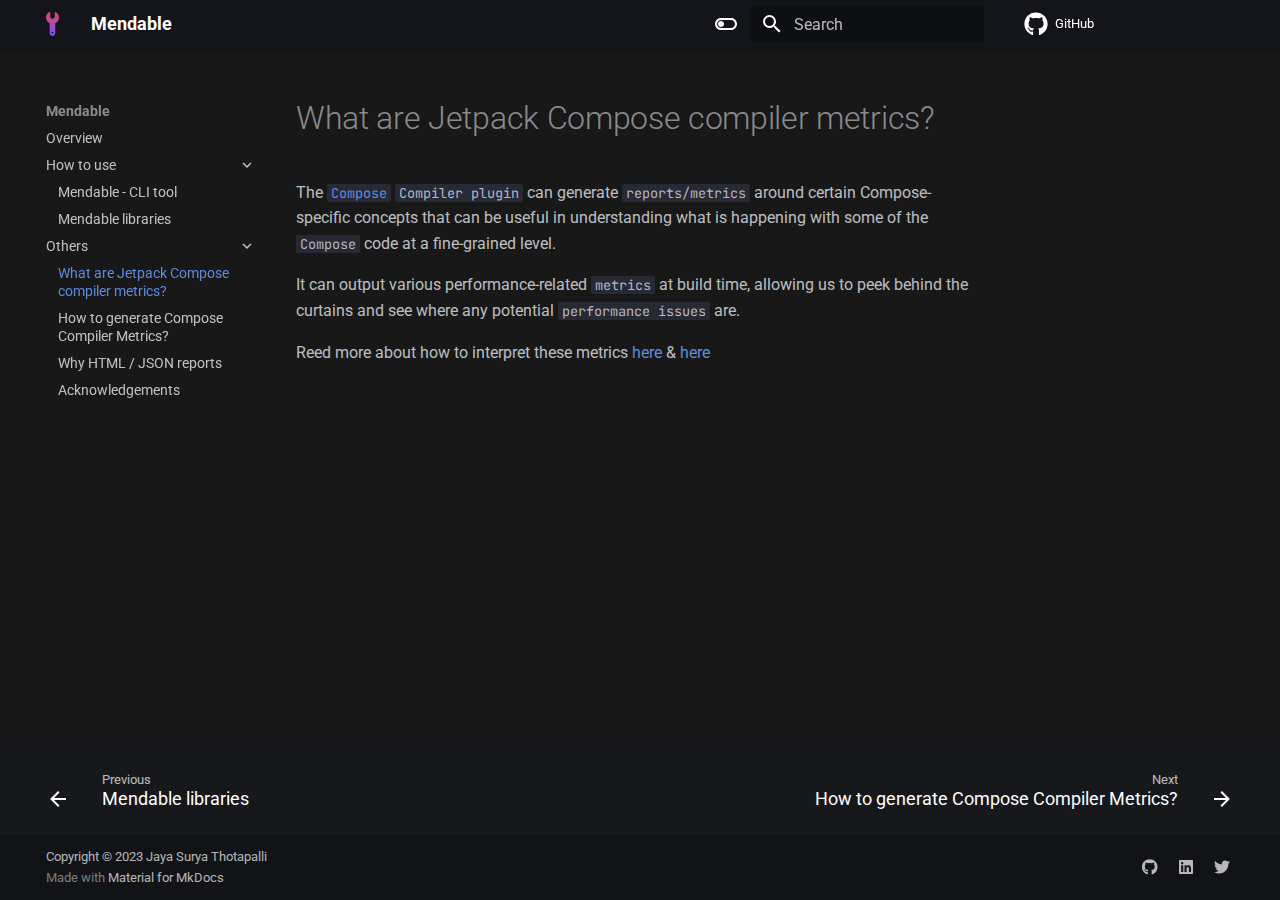
<file: others/WhatAreJCCM/index.html>
<!doctype html>
<html lang="en" class="no-js">
  <head>
    
      <meta charset="utf-8">
      <meta name="viewport" content="width=device-width,initial-scale=1">
      
      
      
      
        <link rel="prev" href="../../howto/Library/">
      
      
        <link rel="next" href="../HowToGenerate/">
      
      
      <link rel="icon" href="../../assets/logo.svg">
      <meta name="generator" content="mkdocs-1.5.3, mkdocs-material-9.4.5">
    
    
      
        <title>What are Jetpack Compose compiler metrics? - Mendable</title>
      
    
    
      <link rel="stylesheet" href="../../assets/stylesheets/main.6a10b989.min.css">
      
        
        <link rel="stylesheet" href="../../assets/stylesheets/palette.356b1318.min.css">
      
      
  
  
    
    
  
    
    
  
  
  <style>:root{--md-admonition-icon--info:url('data:image/svg+xml;charset=utf-8,<svg xmlns="http://www.w3.org/2000/svg" viewBox="0 0 24 24"><path d="M13 9h-2V7h2m0 10h-2v-6h2m-1-9A10 10 0 0 0 2 12a10 10 0 0 0 10 10 10 10 0 0 0 10-10A10 10 0 0 0 12 2Z"/></svg>');--md-admonition-icon--success:url('data:image/svg+xml;charset=utf-8,<svg xmlns="http://www.w3.org/2000/svg" viewBox="0 0 24 24"><path d="M5 20h14v-2H5m14-9h-4V3H9v6H5l7 7 7-7Z"/></svg>');}</style>



    
    
      
    
    
      
        
        
        <link rel="preconnect" href="https://fonts.gstatic.com" crossorigin>
        <link rel="stylesheet" href="https://fonts.googleapis.com/css?family=Roboto:300,300i,400,400i,700,700i%7CJetBrains+Mono:400,400i,700,700i&display=fallback">
        <style>:root{--md-text-font:"Roboto";--md-code-font:"JetBrains Mono"}</style>
      
    
    
      <link rel="stylesheet" href="../../stylesheets/extra.css">
    
    <script>__md_scope=new URL("../..",location),__md_hash=e=>[...e].reduce((e,_)=>(e<<5)-e+_.charCodeAt(0),0),__md_get=(e,_=localStorage,t=__md_scope)=>JSON.parse(_.getItem(t.pathname+"."+e)),__md_set=(e,_,t=localStorage,a=__md_scope)=>{try{t.setItem(a.pathname+"."+e,JSON.stringify(_))}catch(e){}}</script>
    
      

    
    
    
  </head>
  
  
    
    
      
    
    
    
    
    <body dir="ltr" data-md-color-scheme="slate" data-md-color-primary="black" data-md-color-accent="indigo">
  
    
    
      <script>var palette=__md_get("__palette");if(palette&&"object"==typeof palette.color)for(var key of Object.keys(palette.color))document.body.setAttribute("data-md-color-"+key,palette.color[key])</script>
    
    <input class="md-toggle" data-md-toggle="drawer" type="checkbox" id="__drawer" autocomplete="off">
    <input class="md-toggle" data-md-toggle="search" type="checkbox" id="__search" autocomplete="off">
    <label class="md-overlay" for="__drawer"></label>
    <div data-md-component="skip">
      
    </div>
    <div data-md-component="announce">
      
    </div>
    
    
      

  

<header class="md-header md-header--shadow" data-md-component="header">
  <nav class="md-header__inner md-grid" aria-label="Header">
    <a href="../.." title="Mendable" class="md-header__button md-logo" aria-label="Mendable" data-md-component="logo">
      
  <img src="../../assets/logo.svg" alt="logo">

    </a>
    <label class="md-header__button md-icon" for="__drawer">
      
      <svg xmlns="http://www.w3.org/2000/svg" viewBox="0 0 24 24"><path d="M3 6h18v2H3V6m0 5h18v2H3v-2m0 5h18v2H3v-2Z"/></svg>
    </label>
    <div class="md-header__title" data-md-component="header-title">
      <div class="md-header__ellipsis">
        <div class="md-header__topic">
          <span class="md-ellipsis">
            Mendable
          </span>
        </div>
        <div class="md-header__topic" data-md-component="header-topic">
          <span class="md-ellipsis">
            
              What are Jetpack Compose compiler metrics?
            
          </span>
        </div>
      </div>
    </div>
    
      
        <form class="md-header__option" data-md-component="palette">
  
    
    
    
    <input class="md-option" data-md-color-media="" data-md-color-scheme="slate" data-md-color-primary="black" data-md-color-accent="indigo"  aria-label="Switch to light mode"  type="radio" name="__palette" id="__palette_1">
    
      <label class="md-header__button md-icon" title="Switch to light mode" for="__palette_2" hidden>
        <svg xmlns="http://www.w3.org/2000/svg" viewBox="0 0 24 24"><path d="M17 6H7c-3.31 0-6 2.69-6 6s2.69 6 6 6h10c3.31 0 6-2.69 6-6s-2.69-6-6-6zm0 10H7c-2.21 0-4-1.79-4-4s1.79-4 4-4h10c2.21 0 4 1.79 4 4s-1.79 4-4 4zM7 9c-1.66 0-3 1.34-3 3s1.34 3 3 3 3-1.34 3-3-1.34-3-3-3z"/></svg>
      </label>
    
  
    
    
    
    <input class="md-option" data-md-color-media="" data-md-color-scheme="default" data-md-color-primary="black" data-md-color-accent="light-blue"  aria-label="Switch to dark mode"  type="radio" name="__palette" id="__palette_2">
    
      <label class="md-header__button md-icon" title="Switch to dark mode" for="__palette_1" hidden>
        <svg xmlns="http://www.w3.org/2000/svg" viewBox="0 0 24 24"><path d="M17 7H7a5 5 0 0 0-5 5 5 5 0 0 0 5 5h10a5 5 0 0 0 5-5 5 5 0 0 0-5-5m0 8a3 3 0 0 1-3-3 3 3 0 0 1 3-3 3 3 0 0 1 3 3 3 3 0 0 1-3 3Z"/></svg>
      </label>
    
  
</form>
      
    
    
    
      <label class="md-header__button md-icon" for="__search">
        
        <svg xmlns="http://www.w3.org/2000/svg" viewBox="0 0 24 24"><path d="M9.5 3A6.5 6.5 0 0 1 16 9.5c0 1.61-.59 3.09-1.56 4.23l.27.27h.79l5 5-1.5 1.5-5-5v-.79l-.27-.27A6.516 6.516 0 0 1 9.5 16 6.5 6.5 0 0 1 3 9.5 6.5 6.5 0 0 1 9.5 3m0 2C7 5 5 7 5 9.5S7 14 9.5 14 14 12 14 9.5 12 5 9.5 5Z"/></svg>
      </label>
      <div class="md-search" data-md-component="search" role="dialog">
  <label class="md-search__overlay" for="__search"></label>
  <div class="md-search__inner" role="search">
    <form class="md-search__form" name="search">
      <input type="text" class="md-search__input" name="query" aria-label="Search" placeholder="Search" autocapitalize="off" autocorrect="off" autocomplete="off" spellcheck="false" data-md-component="search-query" required>
      <label class="md-search__icon md-icon" for="__search">
        
        <svg xmlns="http://www.w3.org/2000/svg" viewBox="0 0 24 24"><path d="M9.5 3A6.5 6.5 0 0 1 16 9.5c0 1.61-.59 3.09-1.56 4.23l.27.27h.79l5 5-1.5 1.5-5-5v-.79l-.27-.27A6.516 6.516 0 0 1 9.5 16 6.5 6.5 0 0 1 3 9.5 6.5 6.5 0 0 1 9.5 3m0 2C7 5 5 7 5 9.5S7 14 9.5 14 14 12 14 9.5 12 5 9.5 5Z"/></svg>
        
        <svg xmlns="http://www.w3.org/2000/svg" viewBox="0 0 24 24"><path d="M20 11v2H8l5.5 5.5-1.42 1.42L4.16 12l7.92-7.92L13.5 5.5 8 11h12Z"/></svg>
      </label>
      <nav class="md-search__options" aria-label="Search">
        
        <button type="reset" class="md-search__icon md-icon" title="Clear" aria-label="Clear" tabindex="-1">
          
          <svg xmlns="http://www.w3.org/2000/svg" viewBox="0 0 24 24"><path d="M19 6.41 17.59 5 12 10.59 6.41 5 5 6.41 10.59 12 5 17.59 6.41 19 12 13.41 17.59 19 19 17.59 13.41 12 19 6.41Z"/></svg>
        </button>
      </nav>
      
    </form>
    <div class="md-search__output">
      <div class="md-search__scrollwrap" data-md-scrollfix>
        <div class="md-search-result" data-md-component="search-result">
          <div class="md-search-result__meta">
            Initializing search
          </div>
          <ol class="md-search-result__list" role="presentation"></ol>
        </div>
      </div>
    </div>
  </div>
</div>
    
    
      <div class="md-header__source">
        <a href="https://github.com/jayasuryat/mendable" title="Go to repository" class="md-source" data-md-component="source">
  <div class="md-source__icon md-icon">
    
    <svg xmlns="http://www.w3.org/2000/svg" viewBox="0 0 496 512"><!--! Font Awesome Free 6.4.2 by @fontawesome - https://fontawesome.com License - https://fontawesome.com/license/free (Icons: CC BY 4.0, Fonts: SIL OFL 1.1, Code: MIT License) Copyright 2023 Fonticons, Inc.--><path d="M165.9 397.4c0 2-2.3 3.6-5.2 3.6-3.3.3-5.6-1.3-5.6-3.6 0-2 2.3-3.6 5.2-3.6 3-.3 5.6 1.3 5.6 3.6zm-31.1-4.5c-.7 2 1.3 4.3 4.3 4.9 2.6 1 5.6 0 6.2-2s-1.3-4.3-4.3-5.2c-2.6-.7-5.5.3-6.2 2.3zm44.2-1.7c-2.9.7-4.9 2.6-4.6 4.9.3 2 2.9 3.3 5.9 2.6 2.9-.7 4.9-2.6 4.6-4.6-.3-1.9-3-3.2-5.9-2.9zM244.8 8C106.1 8 0 113.3 0 252c0 110.9 69.8 205.8 169.5 239.2 12.8 2.3 17.3-5.6 17.3-12.1 0-6.2-.3-40.4-.3-61.4 0 0-70 15-84.7-29.8 0 0-11.4-29.1-27.8-36.6 0 0-22.9-15.7 1.6-15.4 0 0 24.9 2 38.6 25.8 21.9 38.6 58.6 27.5 72.9 20.9 2.3-16 8.8-27.1 16-33.7-55.9-6.2-112.3-14.3-112.3-110.5 0-27.5 7.6-41.3 23.6-58.9-2.6-6.5-11.1-33.3 2.6-67.9 20.9-6.5 69 27 69 27 20-5.6 41.5-8.5 62.8-8.5s42.8 2.9 62.8 8.5c0 0 48.1-33.6 69-27 13.7 34.7 5.2 61.4 2.6 67.9 16 17.7 25.8 31.5 25.8 58.9 0 96.5-58.9 104.2-114.8 110.5 9.2 7.9 17 22.9 17 46.4 0 33.7-.3 75.4-.3 83.6 0 6.5 4.6 14.4 17.3 12.1C428.2 457.8 496 362.9 496 252 496 113.3 383.5 8 244.8 8zM97.2 352.9c-1.3 1-1 3.3.7 5.2 1.6 1.6 3.9 2.3 5.2 1 1.3-1 1-3.3-.7-5.2-1.6-1.6-3.9-2.3-5.2-1zm-10.8-8.1c-.7 1.3.3 2.9 2.3 3.9 1.6 1 3.6.7 4.3-.7.7-1.3-.3-2.9-2.3-3.9-2-.6-3.6-.3-4.3.7zm32.4 35.6c-1.6 1.3-1 4.3 1.3 6.2 2.3 2.3 5.2 2.6 6.5 1 1.3-1.3.7-4.3-1.3-6.2-2.2-2.3-5.2-2.6-6.5-1zm-11.4-14.7c-1.6 1-1.6 3.6 0 5.9 1.6 2.3 4.3 3.3 5.6 2.3 1.6-1.3 1.6-3.9 0-6.2-1.4-2.3-4-3.3-5.6-2z"/></svg>
  </div>
  <div class="md-source__repository">
    GitHub
  </div>
</a>
      </div>
    
  </nav>
  
</header>
    
    <div class="md-container" data-md-component="container">
      
      
        
          
        
      
      <main class="md-main" data-md-component="main">
        <div class="md-main__inner md-grid">
          
            
              
              <div class="md-sidebar md-sidebar--primary" data-md-component="sidebar" data-md-type="navigation" >
                <div class="md-sidebar__scrollwrap">
                  <div class="md-sidebar__inner">
                    



<nav class="md-nav md-nav--primary" aria-label="Navigation" data-md-level="0">
  <label class="md-nav__title" for="__drawer">
    <a href="../.." title="Mendable" class="md-nav__button md-logo" aria-label="Mendable" data-md-component="logo">
      
  <img src="../../assets/logo.svg" alt="logo">

    </a>
    Mendable
  </label>
  
    <div class="md-nav__source">
      <a href="https://github.com/jayasuryat/mendable" title="Go to repository" class="md-source" data-md-component="source">
  <div class="md-source__icon md-icon">
    
    <svg xmlns="http://www.w3.org/2000/svg" viewBox="0 0 496 512"><!--! Font Awesome Free 6.4.2 by @fontawesome - https://fontawesome.com License - https://fontawesome.com/license/free (Icons: CC BY 4.0, Fonts: SIL OFL 1.1, Code: MIT License) Copyright 2023 Fonticons, Inc.--><path d="M165.9 397.4c0 2-2.3 3.6-5.2 3.6-3.3.3-5.6-1.3-5.6-3.6 0-2 2.3-3.6 5.2-3.6 3-.3 5.6 1.3 5.6 3.6zm-31.1-4.5c-.7 2 1.3 4.3 4.3 4.9 2.6 1 5.6 0 6.2-2s-1.3-4.3-4.3-5.2c-2.6-.7-5.5.3-6.2 2.3zm44.2-1.7c-2.9.7-4.9 2.6-4.6 4.9.3 2 2.9 3.3 5.9 2.6 2.9-.7 4.9-2.6 4.6-4.6-.3-1.9-3-3.2-5.9-2.9zM244.8 8C106.1 8 0 113.3 0 252c0 110.9 69.8 205.8 169.5 239.2 12.8 2.3 17.3-5.6 17.3-12.1 0-6.2-.3-40.4-.3-61.4 0 0-70 15-84.7-29.8 0 0-11.4-29.1-27.8-36.6 0 0-22.9-15.7 1.6-15.4 0 0 24.9 2 38.6 25.8 21.9 38.6 58.6 27.5 72.9 20.9 2.3-16 8.8-27.1 16-33.7-55.9-6.2-112.3-14.3-112.3-110.5 0-27.5 7.6-41.3 23.6-58.9-2.6-6.5-11.1-33.3 2.6-67.9 20.9-6.5 69 27 69 27 20-5.6 41.5-8.5 62.8-8.5s42.8 2.9 62.8 8.5c0 0 48.1-33.6 69-27 13.7 34.7 5.2 61.4 2.6 67.9 16 17.7 25.8 31.5 25.8 58.9 0 96.5-58.9 104.2-114.8 110.5 9.2 7.9 17 22.9 17 46.4 0 33.7-.3 75.4-.3 83.6 0 6.5 4.6 14.4 17.3 12.1C428.2 457.8 496 362.9 496 252 496 113.3 383.5 8 244.8 8zM97.2 352.9c-1.3 1-1 3.3.7 5.2 1.6 1.6 3.9 2.3 5.2 1 1.3-1 1-3.3-.7-5.2-1.6-1.6-3.9-2.3-5.2-1zm-10.8-8.1c-.7 1.3.3 2.9 2.3 3.9 1.6 1 3.6.7 4.3-.7.7-1.3-.3-2.9-2.3-3.9-2-.6-3.6-.3-4.3.7zm32.4 35.6c-1.6 1.3-1 4.3 1.3 6.2 2.3 2.3 5.2 2.6 6.5 1 1.3-1.3.7-4.3-1.3-6.2-2.2-2.3-5.2-2.6-6.5-1zm-11.4-14.7c-1.6 1-1.6 3.6 0 5.9 1.6 2.3 4.3 3.3 5.6 2.3 1.6-1.3 1.6-3.9 0-6.2-1.4-2.3-4-3.3-5.6-2z"/></svg>
  </div>
  <div class="md-source__repository">
    GitHub
  </div>
</a>
    </div>
  
  <ul class="md-nav__list" data-md-scrollfix>
    
      
      
  
  
  
    <li class="md-nav__item">
      <a href="../.." class="md-nav__link">
        
  
  <span class="md-ellipsis">
    Overview
  </span>
  

      </a>
    </li>
  

    
      
      
  
  
  
    
    
      
        
          
        
      
        
      
        
      
    
    
    
    
    <li class="md-nav__item md-nav__item--nested">
      
        
        
        
          
        
        <input class="md-nav__toggle md-toggle md-toggle--indeterminate" type="checkbox" id="__nav_2" >
        
          
          
          <div class="md-nav__link md-nav__container">
            <a href="../../howto/" class="md-nav__link ">
              
  
  <span class="md-ellipsis">
    How to use
  </span>
  

            </a>
            
              
              <label class="md-nav__link " for="__nav_2" id="__nav_2_label" tabindex="0">
                <span class="md-nav__icon md-icon"></span>
              </label>
            
          </div>
        
        <nav class="md-nav" data-md-level="1" aria-labelledby="__nav_2_label" aria-expanded="false">
          <label class="md-nav__title" for="__nav_2">
            <span class="md-nav__icon md-icon"></span>
            How to use
          </label>
          <ul class="md-nav__list" data-md-scrollfix>
            
              
            
              
                
  
  
  
    <li class="md-nav__item">
      <a href="../../howto/Cli/" class="md-nav__link">
        
  
  <span class="md-ellipsis">
    Mendable - CLI tool
  </span>
  

      </a>
    </li>
  

              
            
              
                
  
  
  
    <li class="md-nav__item">
      <a href="../../howto/Library/" class="md-nav__link">
        
  
  <span class="md-ellipsis">
    Mendable libraries
  </span>
  

      </a>
    </li>
  

              
            
          </ul>
        </nav>
      
    </li>
  

    
      
      
  
  
    
  
  
    
    
      
        
      
        
      
        
      
        
      
    
    
    
    
    <li class="md-nav__item md-nav__item--active md-nav__item--nested">
      
        
        
        
        <input class="md-nav__toggle md-toggle " type="checkbox" id="__nav_3" checked>
        
          
          <label class="md-nav__link" for="__nav_3" id="__nav_3_label" tabindex="0">
            
  
  <span class="md-ellipsis">
    Others
  </span>
  

            <span class="md-nav__icon md-icon"></span>
          </label>
        
        <nav class="md-nav" data-md-level="1" aria-labelledby="__nav_3_label" aria-expanded="true">
          <label class="md-nav__title" for="__nav_3">
            <span class="md-nav__icon md-icon"></span>
            Others
          </label>
          <ul class="md-nav__list" data-md-scrollfix>
            
              
                
  
  
    
  
  
    <li class="md-nav__item md-nav__item--active">
      
      <input class="md-nav__toggle md-toggle" type="checkbox" id="__toc">
      
      
      
      <a href="./" class="md-nav__link md-nav__link--active">
        
  
  <span class="md-ellipsis">
    What are Jetpack Compose compiler metrics?
  </span>
  

      </a>
      
    </li>
  

              
            
              
                
  
  
  
    <li class="md-nav__item">
      <a href="../HowToGenerate/" class="md-nav__link">
        
  
  <span class="md-ellipsis">
    How to generate Compose Compiler Metrics?
  </span>
  

      </a>
    </li>
  

              
            
              
                
  
  
  
    <li class="md-nav__item">
      <a href="../WhyMendable/" class="md-nav__link">
        
  
  <span class="md-ellipsis">
    Why HTML / JSON reports
  </span>
  

      </a>
    </li>
  

              
            
              
                
  
  
  
    <li class="md-nav__item">
      <a href="../Acknowledgements/" class="md-nav__link">
        
  
  <span class="md-ellipsis">
    Acknowledgements
  </span>
  

      </a>
    </li>
  

              
            
          </ul>
        </nav>
      
    </li>
  

    
  </ul>
</nav>
                  </div>
                </div>
              </div>
            
            
              
              <div class="md-sidebar md-sidebar--secondary" data-md-component="sidebar" data-md-type="toc" >
                <div class="md-sidebar__scrollwrap">
                  <div class="md-sidebar__inner">
                    

<nav class="md-nav md-nav--secondary" aria-label="Table of contents">
  
  
  
  
</nav>
                  </div>
                </div>
              </div>
            
          
          
            <div class="md-content" data-md-component="content">
              <article class="md-content__inner md-typeset">
                
                  

  
  


  <h1>What are Jetpack Compose compiler metrics?</h1>

<p>The <a href="https://developer.android.com/jetpack/compose"><code>Compose</code></a> <code>Compiler plugin</code> can generate <code>reports/metrics</code> around
certain Compose-specific concepts that can be useful in understanding what is happening with some of the <code>Compose</code> code
at a fine-grained level.</p>
<p>It can output various performance-related <code>metrics</code> at build time, allowing us to peek behind the curtains and see where
any potential <code>performance issues</code> are.</p>
<p>Reed more about how to interpret these metrics <a href="https://chrisbanes.me/posts/composable-metrics/#interpreting-the-reports">here</a> &amp; <a href="https://github.com/androidx/androidx/blob/androidx-main/compose/compiler/design/compiler-metrics.md#things-to-look-out-for">here</a></p>





                
              </article>
            </div>
          
          
        </div>
        
      </main>
      
        <footer class="md-footer">
  
    
      
      <nav class="md-footer__inner md-grid" aria-label="Footer" >
        
          
          <a href="../../howto/Library/" class="md-footer__link md-footer__link--prev" aria-label="Previous: Mendable libraries">
            <div class="md-footer__button md-icon">
              
              <svg xmlns="http://www.w3.org/2000/svg" viewBox="0 0 24 24"><path d="M20 11v2H8l5.5 5.5-1.42 1.42L4.16 12l7.92-7.92L13.5 5.5 8 11h12Z"/></svg>
            </div>
            <div class="md-footer__title">
              <span class="md-footer__direction">
                Previous
              </span>
              <div class="md-ellipsis">
                Mendable libraries
              </div>
            </div>
          </a>
        
        
          
          <a href="../HowToGenerate/" class="md-footer__link md-footer__link--next" aria-label="Next: How to generate Compose Compiler Metrics?">
            <div class="md-footer__title">
              <span class="md-footer__direction">
                Next
              </span>
              <div class="md-ellipsis">
                How to generate Compose Compiler Metrics?
              </div>
            </div>
            <div class="md-footer__button md-icon">
              
              <svg xmlns="http://www.w3.org/2000/svg" viewBox="0 0 24 24"><path d="M4 11v2h12l-5.5 5.5 1.42 1.42L19.84 12l-7.92-7.92L10.5 5.5 16 11H4Z"/></svg>
            </div>
          </a>
        
      </nav>
    
  
  <div class="md-footer-meta md-typeset">
    <div class="md-footer-meta__inner md-grid">
      <div class="md-copyright">
  
    <div class="md-copyright__highlight">
      Copyright &copy; 2023 Jaya Surya Thotapalli
    </div>
  
  
    Made with
    <a href="https://squidfunk.github.io/mkdocs-material/" target="_blank" rel="noopener">
      Material for MkDocs
    </a>
  
</div>
      
        <div class="md-social">
  
    
    
    
    
    <a href="https://github.com/jayasuryat" target="_blank" rel="noopener" title="jayasuryat on GitHub" class="md-social__link">
      <svg xmlns="http://www.w3.org/2000/svg" viewBox="0 0 496 512"><!--! Font Awesome Free 6.4.2 by @fontawesome - https://fontawesome.com License - https://fontawesome.com/license/free (Icons: CC BY 4.0, Fonts: SIL OFL 1.1, Code: MIT License) Copyright 2023 Fonticons, Inc.--><path d="M165.9 397.4c0 2-2.3 3.6-5.2 3.6-3.3.3-5.6-1.3-5.6-3.6 0-2 2.3-3.6 5.2-3.6 3-.3 5.6 1.3 5.6 3.6zm-31.1-4.5c-.7 2 1.3 4.3 4.3 4.9 2.6 1 5.6 0 6.2-2s-1.3-4.3-4.3-5.2c-2.6-.7-5.5.3-6.2 2.3zm44.2-1.7c-2.9.7-4.9 2.6-4.6 4.9.3 2 2.9 3.3 5.9 2.6 2.9-.7 4.9-2.6 4.6-4.6-.3-1.9-3-3.2-5.9-2.9zM244.8 8C106.1 8 0 113.3 0 252c0 110.9 69.8 205.8 169.5 239.2 12.8 2.3 17.3-5.6 17.3-12.1 0-6.2-.3-40.4-.3-61.4 0 0-70 15-84.7-29.8 0 0-11.4-29.1-27.8-36.6 0 0-22.9-15.7 1.6-15.4 0 0 24.9 2 38.6 25.8 21.9 38.6 58.6 27.5 72.9 20.9 2.3-16 8.8-27.1 16-33.7-55.9-6.2-112.3-14.3-112.3-110.5 0-27.5 7.6-41.3 23.6-58.9-2.6-6.5-11.1-33.3 2.6-67.9 20.9-6.5 69 27 69 27 20-5.6 41.5-8.5 62.8-8.5s42.8 2.9 62.8 8.5c0 0 48.1-33.6 69-27 13.7 34.7 5.2 61.4 2.6 67.9 16 17.7 25.8 31.5 25.8 58.9 0 96.5-58.9 104.2-114.8 110.5 9.2 7.9 17 22.9 17 46.4 0 33.7-.3 75.4-.3 83.6 0 6.5 4.6 14.4 17.3 12.1C428.2 457.8 496 362.9 496 252 496 113.3 383.5 8 244.8 8zM97.2 352.9c-1.3 1-1 3.3.7 5.2 1.6 1.6 3.9 2.3 5.2 1 1.3-1 1-3.3-.7-5.2-1.6-1.6-3.9-2.3-5.2-1zm-10.8-8.1c-.7 1.3.3 2.9 2.3 3.9 1.6 1 3.6.7 4.3-.7.7-1.3-.3-2.9-2.3-3.9-2-.6-3.6-.3-4.3.7zm32.4 35.6c-1.6 1.3-1 4.3 1.3 6.2 2.3 2.3 5.2 2.6 6.5 1 1.3-1.3.7-4.3-1.3-6.2-2.2-2.3-5.2-2.6-6.5-1zm-11.4-14.7c-1.6 1-1.6 3.6 0 5.9 1.6 2.3 4.3 3.3 5.6 2.3 1.6-1.3 1.6-3.9 0-6.2-1.4-2.3-4-3.3-5.6-2z"/></svg>
    </a>
  
    
    
    
    
    <a href="https://www.linkedin.com/in/jayasuryat/" target="_blank" rel="noopener" title="jayasuryat on LinkedIn" class="md-social__link">
      <svg xmlns="http://www.w3.org/2000/svg" viewBox="0 0 448 512"><!--! Font Awesome Free 6.4.2 by @fontawesome - https://fontawesome.com License - https://fontawesome.com/license/free (Icons: CC BY 4.0, Fonts: SIL OFL 1.1, Code: MIT License) Copyright 2023 Fonticons, Inc.--><path d="M416 32H31.9C14.3 32 0 46.5 0 64.3v383.4C0 465.5 14.3 480 31.9 480H416c17.6 0 32-14.5 32-32.3V64.3c0-17.8-14.4-32.3-32-32.3zM135.4 416H69V202.2h66.5V416zm-33.2-243c-21.3 0-38.5-17.3-38.5-38.5S80.9 96 102.2 96c21.2 0 38.5 17.3 38.5 38.5 0 21.3-17.2 38.5-38.5 38.5zm282.1 243h-66.4V312c0-24.8-.5-56.7-34.5-56.7-34.6 0-39.9 27-39.9 54.9V416h-66.4V202.2h63.7v29.2h.9c8.9-16.8 30.6-34.5 62.9-34.5 67.2 0 79.7 44.3 79.7 101.9V416z"/></svg>
    </a>
  
    
    
    
    
    <a href="https://twitter.com/jaya_surya_t" target="_blank" rel="noopener" title="jaya_surya_t on Twitter" class="md-social__link">
      <svg xmlns="http://www.w3.org/2000/svg" viewBox="0 0 512 512"><!--! Font Awesome Free 6.4.2 by @fontawesome - https://fontawesome.com License - https://fontawesome.com/license/free (Icons: CC BY 4.0, Fonts: SIL OFL 1.1, Code: MIT License) Copyright 2023 Fonticons, Inc.--><path d="M459.37 151.716c.325 4.548.325 9.097.325 13.645 0 138.72-105.583 298.558-298.558 298.558-59.452 0-114.68-17.219-161.137-47.106 8.447.974 16.568 1.299 25.34 1.299 49.055 0 94.213-16.568 130.274-44.832-46.132-.975-84.792-31.188-98.112-72.772 6.498.974 12.995 1.624 19.818 1.624 9.421 0 18.843-1.3 27.614-3.573-48.081-9.747-84.143-51.98-84.143-102.985v-1.299c13.969 7.797 30.214 12.67 47.431 13.319-28.264-18.843-46.781-51.005-46.781-87.391 0-19.492 5.197-37.36 14.294-52.954 51.655 63.675 129.3 105.258 216.365 109.807-1.624-7.797-2.599-15.918-2.599-24.04 0-57.828 46.782-104.934 104.934-104.934 30.213 0 57.502 12.67 76.67 33.137 23.715-4.548 46.456-13.32 66.599-25.34-7.798 24.366-24.366 44.833-46.132 57.827 21.117-2.273 41.584-8.122 60.426-16.243-14.292 20.791-32.161 39.308-52.628 54.253z"/></svg>
    </a>
  
</div>
      
    </div>
  </div>
</footer>
      
    </div>
    <div class="md-dialog" data-md-component="dialog">
      <div class="md-dialog__inner md-typeset"></div>
    </div>
    
    
    <script id="__config" type="application/json">{"base": "../..", "features": ["navigation.tracking", "navigation.footer", "navigation.expand", "navigation.indexes", "content.code.copy"], "search": "../../assets/javascripts/workers/search.f886a092.min.js", "translations": {"clipboard.copied": "Copied to clipboard", "clipboard.copy": "Copy to clipboard", "search.result.more.one": "1 more on this page", "search.result.more.other": "# more on this page", "search.result.none": "No matching documents", "search.result.one": "1 matching document", "search.result.other": "# matching documents", "search.result.placeholder": "Type to start searching", "search.result.term.missing": "Missing", "select.version": "Select version"}}</script>
    
    
      <script src="../../assets/javascripts/bundle.aecac24b.min.js"></script>
      
    
  </body>
</html>
</file>
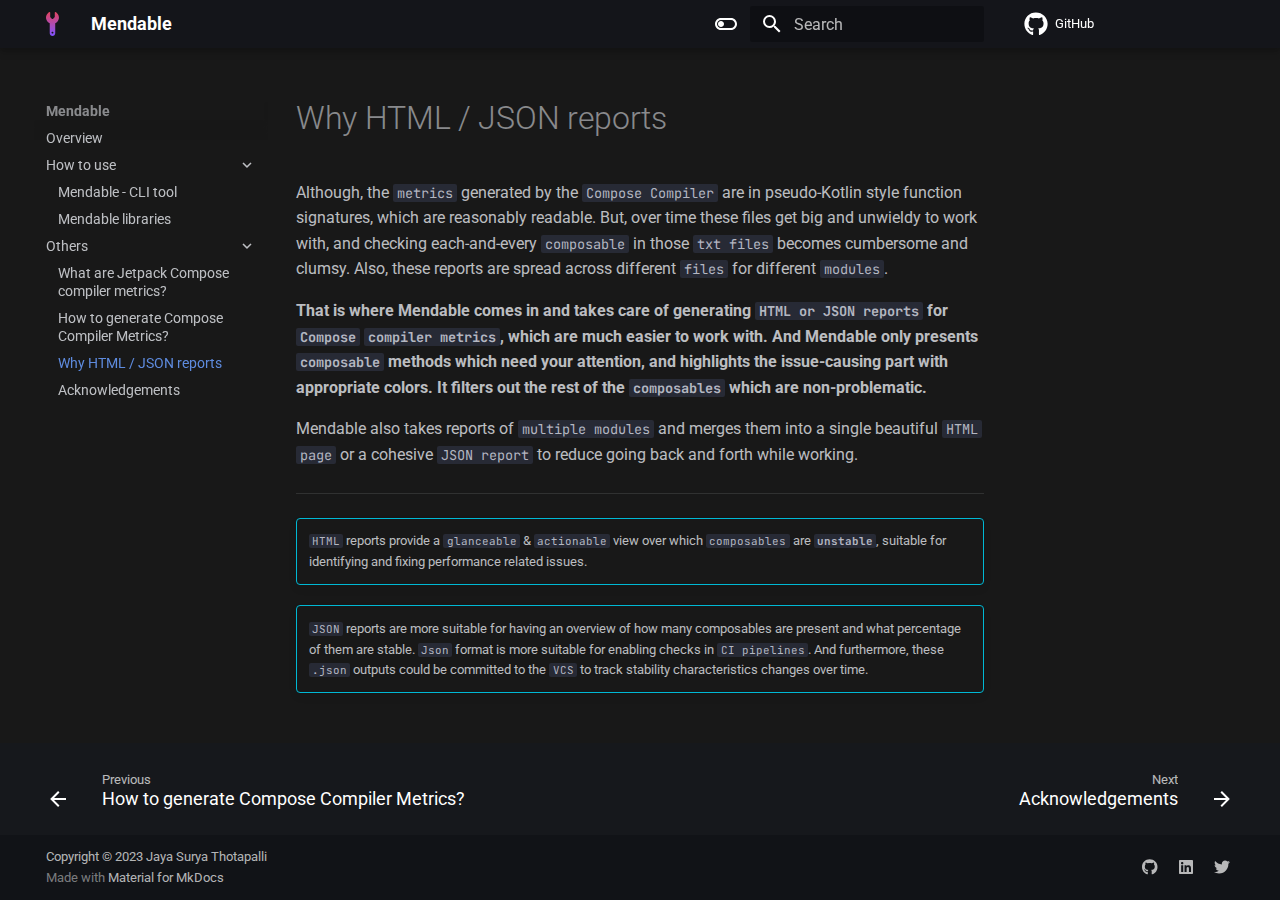
<file: others/WhyMendable/index.html>
<!doctype html>
<html lang="en" class="no-js">
  <head>
    
      <meta charset="utf-8">
      <meta name="viewport" content="width=device-width,initial-scale=1">
      
      
      
      
        <link rel="prev" href="../HowToGenerate/">
      
      
        <link rel="next" href="../Acknowledgements/">
      
      
      <link rel="icon" href="../../assets/logo.svg">
      <meta name="generator" content="mkdocs-1.5.3, mkdocs-material-9.4.5">
    
    
      
        <title>Why HTML / JSON reports - Mendable</title>
      
    
    
      <link rel="stylesheet" href="../../assets/stylesheets/main.6a10b989.min.css">
      
        
        <link rel="stylesheet" href="../../assets/stylesheets/palette.356b1318.min.css">
      
      
  
  
    
    
  
    
    
  
  
  <style>:root{--md-admonition-icon--info:url('data:image/svg+xml;charset=utf-8,<svg xmlns="http://www.w3.org/2000/svg" viewBox="0 0 24 24"><path d="M13 9h-2V7h2m0 10h-2v-6h2m-1-9A10 10 0 0 0 2 12a10 10 0 0 0 10 10 10 10 0 0 0 10-10A10 10 0 0 0 12 2Z"/></svg>');--md-admonition-icon--success:url('data:image/svg+xml;charset=utf-8,<svg xmlns="http://www.w3.org/2000/svg" viewBox="0 0 24 24"><path d="M5 20h14v-2H5m14-9h-4V3H9v6H5l7 7 7-7Z"/></svg>');}</style>



    
    
      
    
    
      
        
        
        <link rel="preconnect" href="https://fonts.gstatic.com" crossorigin>
        <link rel="stylesheet" href="https://fonts.googleapis.com/css?family=Roboto:300,300i,400,400i,700,700i%7CJetBrains+Mono:400,400i,700,700i&display=fallback">
        <style>:root{--md-text-font:"Roboto";--md-code-font:"JetBrains Mono"}</style>
      
    
    
      <link rel="stylesheet" href="../../stylesheets/extra.css">
    
    <script>__md_scope=new URL("../..",location),__md_hash=e=>[...e].reduce((e,_)=>(e<<5)-e+_.charCodeAt(0),0),__md_get=(e,_=localStorage,t=__md_scope)=>JSON.parse(_.getItem(t.pathname+"."+e)),__md_set=(e,_,t=localStorage,a=__md_scope)=>{try{t.setItem(a.pathname+"."+e,JSON.stringify(_))}catch(e){}}</script>
    
      

    
    
    
  </head>
  
  
    
    
      
    
    
    
    
    <body dir="ltr" data-md-color-scheme="slate" data-md-color-primary="black" data-md-color-accent="indigo">
  
    
    
      <script>var palette=__md_get("__palette");if(palette&&"object"==typeof palette.color)for(var key of Object.keys(palette.color))document.body.setAttribute("data-md-color-"+key,palette.color[key])</script>
    
    <input class="md-toggle" data-md-toggle="drawer" type="checkbox" id="__drawer" autocomplete="off">
    <input class="md-toggle" data-md-toggle="search" type="checkbox" id="__search" autocomplete="off">
    <label class="md-overlay" for="__drawer"></label>
    <div data-md-component="skip">
      
    </div>
    <div data-md-component="announce">
      
    </div>
    
    
      

  

<header class="md-header md-header--shadow" data-md-component="header">
  <nav class="md-header__inner md-grid" aria-label="Header">
    <a href="../.." title="Mendable" class="md-header__button md-logo" aria-label="Mendable" data-md-component="logo">
      
  <img src="../../assets/logo.svg" alt="logo">

    </a>
    <label class="md-header__button md-icon" for="__drawer">
      
      <svg xmlns="http://www.w3.org/2000/svg" viewBox="0 0 24 24"><path d="M3 6h18v2H3V6m0 5h18v2H3v-2m0 5h18v2H3v-2Z"/></svg>
    </label>
    <div class="md-header__title" data-md-component="header-title">
      <div class="md-header__ellipsis">
        <div class="md-header__topic">
          <span class="md-ellipsis">
            Mendable
          </span>
        </div>
        <div class="md-header__topic" data-md-component="header-topic">
          <span class="md-ellipsis">
            
              Why HTML / JSON reports
            
          </span>
        </div>
      </div>
    </div>
    
      
        <form class="md-header__option" data-md-component="palette">
  
    
    
    
    <input class="md-option" data-md-color-media="" data-md-color-scheme="slate" data-md-color-primary="black" data-md-color-accent="indigo"  aria-label="Switch to light mode"  type="radio" name="__palette" id="__palette_1">
    
      <label class="md-header__button md-icon" title="Switch to light mode" for="__palette_2" hidden>
        <svg xmlns="http://www.w3.org/2000/svg" viewBox="0 0 24 24"><path d="M17 6H7c-3.31 0-6 2.69-6 6s2.69 6 6 6h10c3.31 0 6-2.69 6-6s-2.69-6-6-6zm0 10H7c-2.21 0-4-1.79-4-4s1.79-4 4-4h10c2.21 0 4 1.79 4 4s-1.79 4-4 4zM7 9c-1.66 0-3 1.34-3 3s1.34 3 3 3 3-1.34 3-3-1.34-3-3-3z"/></svg>
      </label>
    
  
    
    
    
    <input class="md-option" data-md-color-media="" data-md-color-scheme="default" data-md-color-primary="black" data-md-color-accent="light-blue"  aria-label="Switch to dark mode"  type="radio" name="__palette" id="__palette_2">
    
      <label class="md-header__button md-icon" title="Switch to dark mode" for="__palette_1" hidden>
        <svg xmlns="http://www.w3.org/2000/svg" viewBox="0 0 24 24"><path d="M17 7H7a5 5 0 0 0-5 5 5 5 0 0 0 5 5h10a5 5 0 0 0 5-5 5 5 0 0 0-5-5m0 8a3 3 0 0 1-3-3 3 3 0 0 1 3-3 3 3 0 0 1 3 3 3 3 0 0 1-3 3Z"/></svg>
      </label>
    
  
</form>
      
    
    
    
      <label class="md-header__button md-icon" for="__search">
        
        <svg xmlns="http://www.w3.org/2000/svg" viewBox="0 0 24 24"><path d="M9.5 3A6.5 6.5 0 0 1 16 9.5c0 1.61-.59 3.09-1.56 4.23l.27.27h.79l5 5-1.5 1.5-5-5v-.79l-.27-.27A6.516 6.516 0 0 1 9.5 16 6.5 6.5 0 0 1 3 9.5 6.5 6.5 0 0 1 9.5 3m0 2C7 5 5 7 5 9.5S7 14 9.5 14 14 12 14 9.5 12 5 9.5 5Z"/></svg>
      </label>
      <div class="md-search" data-md-component="search" role="dialog">
  <label class="md-search__overlay" for="__search"></label>
  <div class="md-search__inner" role="search">
    <form class="md-search__form" name="search">
      <input type="text" class="md-search__input" name="query" aria-label="Search" placeholder="Search" autocapitalize="off" autocorrect="off" autocomplete="off" spellcheck="false" data-md-component="search-query" required>
      <label class="md-search__icon md-icon" for="__search">
        
        <svg xmlns="http://www.w3.org/2000/svg" viewBox="0 0 24 24"><path d="M9.5 3A6.5 6.5 0 0 1 16 9.5c0 1.61-.59 3.09-1.56 4.23l.27.27h.79l5 5-1.5 1.5-5-5v-.79l-.27-.27A6.516 6.516 0 0 1 9.5 16 6.5 6.5 0 0 1 3 9.5 6.5 6.5 0 0 1 9.5 3m0 2C7 5 5 7 5 9.5S7 14 9.5 14 14 12 14 9.5 12 5 9.5 5Z"/></svg>
        
        <svg xmlns="http://www.w3.org/2000/svg" viewBox="0 0 24 24"><path d="M20 11v2H8l5.5 5.5-1.42 1.42L4.16 12l7.92-7.92L13.5 5.5 8 11h12Z"/></svg>
      </label>
      <nav class="md-search__options" aria-label="Search">
        
        <button type="reset" class="md-search__icon md-icon" title="Clear" aria-label="Clear" tabindex="-1">
          
          <svg xmlns="http://www.w3.org/2000/svg" viewBox="0 0 24 24"><path d="M19 6.41 17.59 5 12 10.59 6.41 5 5 6.41 10.59 12 5 17.59 6.41 19 12 13.41 17.59 19 19 17.59 13.41 12 19 6.41Z"/></svg>
        </button>
      </nav>
      
    </form>
    <div class="md-search__output">
      <div class="md-search__scrollwrap" data-md-scrollfix>
        <div class="md-search-result" data-md-component="search-result">
          <div class="md-search-result__meta">
            Initializing search
          </div>
          <ol class="md-search-result__list" role="presentation"></ol>
        </div>
      </div>
    </div>
  </div>
</div>
    
    
      <div class="md-header__source">
        <a href="https://github.com/jayasuryat/mendable" title="Go to repository" class="md-source" data-md-component="source">
  <div class="md-source__icon md-icon">
    
    <svg xmlns="http://www.w3.org/2000/svg" viewBox="0 0 496 512"><!--! Font Awesome Free 6.4.2 by @fontawesome - https://fontawesome.com License - https://fontawesome.com/license/free (Icons: CC BY 4.0, Fonts: SIL OFL 1.1, Code: MIT License) Copyright 2023 Fonticons, Inc.--><path d="M165.9 397.4c0 2-2.3 3.6-5.2 3.6-3.3.3-5.6-1.3-5.6-3.6 0-2 2.3-3.6 5.2-3.6 3-.3 5.6 1.3 5.6 3.6zm-31.1-4.5c-.7 2 1.3 4.3 4.3 4.9 2.6 1 5.6 0 6.2-2s-1.3-4.3-4.3-5.2c-2.6-.7-5.5.3-6.2 2.3zm44.2-1.7c-2.9.7-4.9 2.6-4.6 4.9.3 2 2.9 3.3 5.9 2.6 2.9-.7 4.9-2.6 4.6-4.6-.3-1.9-3-3.2-5.9-2.9zM244.8 8C106.1 8 0 113.3 0 252c0 110.9 69.8 205.8 169.5 239.2 12.8 2.3 17.3-5.6 17.3-12.1 0-6.2-.3-40.4-.3-61.4 0 0-70 15-84.7-29.8 0 0-11.4-29.1-27.8-36.6 0 0-22.9-15.7 1.6-15.4 0 0 24.9 2 38.6 25.8 21.9 38.6 58.6 27.5 72.9 20.9 2.3-16 8.8-27.1 16-33.7-55.9-6.2-112.3-14.3-112.3-110.5 0-27.5 7.6-41.3 23.6-58.9-2.6-6.5-11.1-33.3 2.6-67.9 20.9-6.5 69 27 69 27 20-5.6 41.5-8.5 62.8-8.5s42.8 2.9 62.8 8.5c0 0 48.1-33.6 69-27 13.7 34.7 5.2 61.4 2.6 67.9 16 17.7 25.8 31.5 25.8 58.9 0 96.5-58.9 104.2-114.8 110.5 9.2 7.9 17 22.9 17 46.4 0 33.7-.3 75.4-.3 83.6 0 6.5 4.6 14.4 17.3 12.1C428.2 457.8 496 362.9 496 252 496 113.3 383.5 8 244.8 8zM97.2 352.9c-1.3 1-1 3.3.7 5.2 1.6 1.6 3.9 2.3 5.2 1 1.3-1 1-3.3-.7-5.2-1.6-1.6-3.9-2.3-5.2-1zm-10.8-8.1c-.7 1.3.3 2.9 2.3 3.9 1.6 1 3.6.7 4.3-.7.7-1.3-.3-2.9-2.3-3.9-2-.6-3.6-.3-4.3.7zm32.4 35.6c-1.6 1.3-1 4.3 1.3 6.2 2.3 2.3 5.2 2.6 6.5 1 1.3-1.3.7-4.3-1.3-6.2-2.2-2.3-5.2-2.6-6.5-1zm-11.4-14.7c-1.6 1-1.6 3.6 0 5.9 1.6 2.3 4.3 3.3 5.6 2.3 1.6-1.3 1.6-3.9 0-6.2-1.4-2.3-4-3.3-5.6-2z"/></svg>
  </div>
  <div class="md-source__repository">
    GitHub
  </div>
</a>
      </div>
    
  </nav>
  
</header>
    
    <div class="md-container" data-md-component="container">
      
      
        
          
        
      
      <main class="md-main" data-md-component="main">
        <div class="md-main__inner md-grid">
          
            
              
              <div class="md-sidebar md-sidebar--primary" data-md-component="sidebar" data-md-type="navigation" >
                <div class="md-sidebar__scrollwrap">
                  <div class="md-sidebar__inner">
                    



<nav class="md-nav md-nav--primary" aria-label="Navigation" data-md-level="0">
  <label class="md-nav__title" for="__drawer">
    <a href="../.." title="Mendable" class="md-nav__button md-logo" aria-label="Mendable" data-md-component="logo">
      
  <img src="../../assets/logo.svg" alt="logo">

    </a>
    Mendable
  </label>
  
    <div class="md-nav__source">
      <a href="https://github.com/jayasuryat/mendable" title="Go to repository" class="md-source" data-md-component="source">
  <div class="md-source__icon md-icon">
    
    <svg xmlns="http://www.w3.org/2000/svg" viewBox="0 0 496 512"><!--! Font Awesome Free 6.4.2 by @fontawesome - https://fontawesome.com License - https://fontawesome.com/license/free (Icons: CC BY 4.0, Fonts: SIL OFL 1.1, Code: MIT License) Copyright 2023 Fonticons, Inc.--><path d="M165.9 397.4c0 2-2.3 3.6-5.2 3.6-3.3.3-5.6-1.3-5.6-3.6 0-2 2.3-3.6 5.2-3.6 3-.3 5.6 1.3 5.6 3.6zm-31.1-4.5c-.7 2 1.3 4.3 4.3 4.9 2.6 1 5.6 0 6.2-2s-1.3-4.3-4.3-5.2c-2.6-.7-5.5.3-6.2 2.3zm44.2-1.7c-2.9.7-4.9 2.6-4.6 4.9.3 2 2.9 3.3 5.9 2.6 2.9-.7 4.9-2.6 4.6-4.6-.3-1.9-3-3.2-5.9-2.9zM244.8 8C106.1 8 0 113.3 0 252c0 110.9 69.8 205.8 169.5 239.2 12.8 2.3 17.3-5.6 17.3-12.1 0-6.2-.3-40.4-.3-61.4 0 0-70 15-84.7-29.8 0 0-11.4-29.1-27.8-36.6 0 0-22.9-15.7 1.6-15.4 0 0 24.9 2 38.6 25.8 21.9 38.6 58.6 27.5 72.9 20.9 2.3-16 8.8-27.1 16-33.7-55.9-6.2-112.3-14.3-112.3-110.5 0-27.5 7.6-41.3 23.6-58.9-2.6-6.5-11.1-33.3 2.6-67.9 20.9-6.5 69 27 69 27 20-5.6 41.5-8.5 62.8-8.5s42.8 2.9 62.8 8.5c0 0 48.1-33.6 69-27 13.7 34.7 5.2 61.4 2.6 67.9 16 17.7 25.8 31.5 25.8 58.9 0 96.5-58.9 104.2-114.8 110.5 9.2 7.9 17 22.9 17 46.4 0 33.7-.3 75.4-.3 83.6 0 6.5 4.6 14.4 17.3 12.1C428.2 457.8 496 362.9 496 252 496 113.3 383.5 8 244.8 8zM97.2 352.9c-1.3 1-1 3.3.7 5.2 1.6 1.6 3.9 2.3 5.2 1 1.3-1 1-3.3-.7-5.2-1.6-1.6-3.9-2.3-5.2-1zm-10.8-8.1c-.7 1.3.3 2.9 2.3 3.9 1.6 1 3.6.7 4.3-.7.7-1.3-.3-2.9-2.3-3.9-2-.6-3.6-.3-4.3.7zm32.4 35.6c-1.6 1.3-1 4.3 1.3 6.2 2.3 2.3 5.2 2.6 6.5 1 1.3-1.3.7-4.3-1.3-6.2-2.2-2.3-5.2-2.6-6.5-1zm-11.4-14.7c-1.6 1-1.6 3.6 0 5.9 1.6 2.3 4.3 3.3 5.6 2.3 1.6-1.3 1.6-3.9 0-6.2-1.4-2.3-4-3.3-5.6-2z"/></svg>
  </div>
  <div class="md-source__repository">
    GitHub
  </div>
</a>
    </div>
  
  <ul class="md-nav__list" data-md-scrollfix>
    
      
      
  
  
  
    <li class="md-nav__item">
      <a href="../.." class="md-nav__link">
        
  
  <span class="md-ellipsis">
    Overview
  </span>
  

      </a>
    </li>
  

    
      
      
  
  
  
    
    
      
        
          
        
      
        
      
        
      
    
    
    
    
    <li class="md-nav__item md-nav__item--nested">
      
        
        
        
          
        
        <input class="md-nav__toggle md-toggle md-toggle--indeterminate" type="checkbox" id="__nav_2" >
        
          
          
          <div class="md-nav__link md-nav__container">
            <a href="../../howto/" class="md-nav__link ">
              
  
  <span class="md-ellipsis">
    How to use
  </span>
  

            </a>
            
              
              <label class="md-nav__link " for="__nav_2" id="__nav_2_label" tabindex="0">
                <span class="md-nav__icon md-icon"></span>
              </label>
            
          </div>
        
        <nav class="md-nav" data-md-level="1" aria-labelledby="__nav_2_label" aria-expanded="false">
          <label class="md-nav__title" for="__nav_2">
            <span class="md-nav__icon md-icon"></span>
            How to use
          </label>
          <ul class="md-nav__list" data-md-scrollfix>
            
              
            
              
                
  
  
  
    <li class="md-nav__item">
      <a href="../../howto/Cli/" class="md-nav__link">
        
  
  <span class="md-ellipsis">
    Mendable - CLI tool
  </span>
  

      </a>
    </li>
  

              
            
              
                
  
  
  
    <li class="md-nav__item">
      <a href="../../howto/Library/" class="md-nav__link">
        
  
  <span class="md-ellipsis">
    Mendable libraries
  </span>
  

      </a>
    </li>
  

              
            
          </ul>
        </nav>
      
    </li>
  

    
      
      
  
  
    
  
  
    
    
      
        
      
        
      
        
      
        
      
    
    
    
    
    <li class="md-nav__item md-nav__item--active md-nav__item--nested">
      
        
        
        
        <input class="md-nav__toggle md-toggle " type="checkbox" id="__nav_3" checked>
        
          
          <label class="md-nav__link" for="__nav_3" id="__nav_3_label" tabindex="0">
            
  
  <span class="md-ellipsis">
    Others
  </span>
  

            <span class="md-nav__icon md-icon"></span>
          </label>
        
        <nav class="md-nav" data-md-level="1" aria-labelledby="__nav_3_label" aria-expanded="true">
          <label class="md-nav__title" for="__nav_3">
            <span class="md-nav__icon md-icon"></span>
            Others
          </label>
          <ul class="md-nav__list" data-md-scrollfix>
            
              
                
  
  
  
    <li class="md-nav__item">
      <a href="../WhatAreJCCM/" class="md-nav__link">
        
  
  <span class="md-ellipsis">
    What are Jetpack Compose compiler metrics?
  </span>
  

      </a>
    </li>
  

              
            
              
                
  
  
  
    <li class="md-nav__item">
      <a href="../HowToGenerate/" class="md-nav__link">
        
  
  <span class="md-ellipsis">
    How to generate Compose Compiler Metrics?
  </span>
  

      </a>
    </li>
  

              
            
              
                
  
  
    
  
  
    <li class="md-nav__item md-nav__item--active">
      
      <input class="md-nav__toggle md-toggle" type="checkbox" id="__toc">
      
      
      
      <a href="./" class="md-nav__link md-nav__link--active">
        
  
  <span class="md-ellipsis">
    Why HTML / JSON reports
  </span>
  

      </a>
      
    </li>
  

              
            
              
                
  
  
  
    <li class="md-nav__item">
      <a href="../Acknowledgements/" class="md-nav__link">
        
  
  <span class="md-ellipsis">
    Acknowledgements
  </span>
  

      </a>
    </li>
  

              
            
          </ul>
        </nav>
      
    </li>
  

    
  </ul>
</nav>
                  </div>
                </div>
              </div>
            
            
              
              <div class="md-sidebar md-sidebar--secondary" data-md-component="sidebar" data-md-type="toc" >
                <div class="md-sidebar__scrollwrap">
                  <div class="md-sidebar__inner">
                    

<nav class="md-nav md-nav--secondary" aria-label="Table of contents">
  
  
  
  
</nav>
                  </div>
                </div>
              </div>
            
          
          
            <div class="md-content" data-md-component="content">
              <article class="md-content__inner md-typeset">
                
                  

  
  


  <h1>Why HTML / JSON reports</h1>

<p>Although, the <code>metrics</code> generated by the <code>Compose Compiler</code> are in pseudo-Kotlin style function signatures, which are
reasonably readable. But, over time these files get big and unwieldy to work with, and checking
each-and-every <code>composable</code> in those <code>txt files</code> becomes cumbersome and clumsy. Also, these reports are spread across
different <code>files</code> for different <code>modules</code>.</p>
<p><strong>That is where Mendable comes in and takes care of generating <code>HTML or  JSON reports</code> for <code>Compose</code> <code>compiler metrics</code>,
which
are much easier to work with. And Mendable only presents <code>composable</code> methods which need your attention, and highlights
the issue-causing part with appropriate colors. It filters out the rest of the <code>composables</code> which are
non-problematic.</strong></p>
<p>Mendable also takes reports of <code>multiple modules</code> and merges them into a single beautiful <code>HTML page</code> or a cohesive
<code>JSON report</code> to reduce going back and forth while working.</p>
<hr />
<div class="admonition info">
<p><code>HTML</code> reports provide a <code>glanceable</code> &amp; <code>actionable</code> view over which <code>composables</code> are <strong><code>unstable</code></strong>, suitable for
identifying and fixing performance related issues.</p>
</div>
<div class="admonition info">
<p><code>JSON</code> reports are more suitable for having an overview of how many composables are present and what percentage of
them are stable. <code>Json</code> format is more suitable for enabling checks in <code>CI pipelines</code>. And furthermore, these
<code>.json</code> outputs could be committed to the <code>VCS</code> to track stability characteristics changes over time.</p>
</div>





                
              </article>
            </div>
          
          
        </div>
        
      </main>
      
        <footer class="md-footer">
  
    
      
      <nav class="md-footer__inner md-grid" aria-label="Footer" >
        
          
          <a href="../HowToGenerate/" class="md-footer__link md-footer__link--prev" aria-label="Previous: How to generate Compose Compiler Metrics?">
            <div class="md-footer__button md-icon">
              
              <svg xmlns="http://www.w3.org/2000/svg" viewBox="0 0 24 24"><path d="M20 11v2H8l5.5 5.5-1.42 1.42L4.16 12l7.92-7.92L13.5 5.5 8 11h12Z"/></svg>
            </div>
            <div class="md-footer__title">
              <span class="md-footer__direction">
                Previous
              </span>
              <div class="md-ellipsis">
                How to generate Compose Compiler Metrics?
              </div>
            </div>
          </a>
        
        
          
          <a href="../Acknowledgements/" class="md-footer__link md-footer__link--next" aria-label="Next: Acknowledgements">
            <div class="md-footer__title">
              <span class="md-footer__direction">
                Next
              </span>
              <div class="md-ellipsis">
                Acknowledgements
              </div>
            </div>
            <div class="md-footer__button md-icon">
              
              <svg xmlns="http://www.w3.org/2000/svg" viewBox="0 0 24 24"><path d="M4 11v2h12l-5.5 5.5 1.42 1.42L19.84 12l-7.92-7.92L10.5 5.5 16 11H4Z"/></svg>
            </div>
          </a>
        
      </nav>
    
  
  <div class="md-footer-meta md-typeset">
    <div class="md-footer-meta__inner md-grid">
      <div class="md-copyright">
  
    <div class="md-copyright__highlight">
      Copyright &copy; 2023 Jaya Surya Thotapalli
    </div>
  
  
    Made with
    <a href="https://squidfunk.github.io/mkdocs-material/" target="_blank" rel="noopener">
      Material for MkDocs
    </a>
  
</div>
      
        <div class="md-social">
  
    
    
    
    
    <a href="https://github.com/jayasuryat" target="_blank" rel="noopener" title="jayasuryat on GitHub" class="md-social__link">
      <svg xmlns="http://www.w3.org/2000/svg" viewBox="0 0 496 512"><!--! Font Awesome Free 6.4.2 by @fontawesome - https://fontawesome.com License - https://fontawesome.com/license/free (Icons: CC BY 4.0, Fonts: SIL OFL 1.1, Code: MIT License) Copyright 2023 Fonticons, Inc.--><path d="M165.9 397.4c0 2-2.3 3.6-5.2 3.6-3.3.3-5.6-1.3-5.6-3.6 0-2 2.3-3.6 5.2-3.6 3-.3 5.6 1.3 5.6 3.6zm-31.1-4.5c-.7 2 1.3 4.3 4.3 4.9 2.6 1 5.6 0 6.2-2s-1.3-4.3-4.3-5.2c-2.6-.7-5.5.3-6.2 2.3zm44.2-1.7c-2.9.7-4.9 2.6-4.6 4.9.3 2 2.9 3.3 5.9 2.6 2.9-.7 4.9-2.6 4.6-4.6-.3-1.9-3-3.2-5.9-2.9zM244.8 8C106.1 8 0 113.3 0 252c0 110.9 69.8 205.8 169.5 239.2 12.8 2.3 17.3-5.6 17.3-12.1 0-6.2-.3-40.4-.3-61.4 0 0-70 15-84.7-29.8 0 0-11.4-29.1-27.8-36.6 0 0-22.9-15.7 1.6-15.4 0 0 24.9 2 38.6 25.8 21.9 38.6 58.6 27.5 72.9 20.9 2.3-16 8.8-27.1 16-33.7-55.9-6.2-112.3-14.3-112.3-110.5 0-27.5 7.6-41.3 23.6-58.9-2.6-6.5-11.1-33.3 2.6-67.9 20.9-6.5 69 27 69 27 20-5.6 41.5-8.5 62.8-8.5s42.8 2.9 62.8 8.5c0 0 48.1-33.6 69-27 13.7 34.7 5.2 61.4 2.6 67.9 16 17.7 25.8 31.5 25.8 58.9 0 96.5-58.9 104.2-114.8 110.5 9.2 7.9 17 22.9 17 46.4 0 33.7-.3 75.4-.3 83.6 0 6.5 4.6 14.4 17.3 12.1C428.2 457.8 496 362.9 496 252 496 113.3 383.5 8 244.8 8zM97.2 352.9c-1.3 1-1 3.3.7 5.2 1.6 1.6 3.9 2.3 5.2 1 1.3-1 1-3.3-.7-5.2-1.6-1.6-3.9-2.3-5.2-1zm-10.8-8.1c-.7 1.3.3 2.9 2.3 3.9 1.6 1 3.6.7 4.3-.7.7-1.3-.3-2.9-2.3-3.9-2-.6-3.6-.3-4.3.7zm32.4 35.6c-1.6 1.3-1 4.3 1.3 6.2 2.3 2.3 5.2 2.6 6.5 1 1.3-1.3.7-4.3-1.3-6.2-2.2-2.3-5.2-2.6-6.5-1zm-11.4-14.7c-1.6 1-1.6 3.6 0 5.9 1.6 2.3 4.3 3.3 5.6 2.3 1.6-1.3 1.6-3.9 0-6.2-1.4-2.3-4-3.3-5.6-2z"/></svg>
    </a>
  
    
    
    
    
    <a href="https://www.linkedin.com/in/jayasuryat/" target="_blank" rel="noopener" title="jayasuryat on LinkedIn" class="md-social__link">
      <svg xmlns="http://www.w3.org/2000/svg" viewBox="0 0 448 512"><!--! Font Awesome Free 6.4.2 by @fontawesome - https://fontawesome.com License - https://fontawesome.com/license/free (Icons: CC BY 4.0, Fonts: SIL OFL 1.1, Code: MIT License) Copyright 2023 Fonticons, Inc.--><path d="M416 32H31.9C14.3 32 0 46.5 0 64.3v383.4C0 465.5 14.3 480 31.9 480H416c17.6 0 32-14.5 32-32.3V64.3c0-17.8-14.4-32.3-32-32.3zM135.4 416H69V202.2h66.5V416zm-33.2-243c-21.3 0-38.5-17.3-38.5-38.5S80.9 96 102.2 96c21.2 0 38.5 17.3 38.5 38.5 0 21.3-17.2 38.5-38.5 38.5zm282.1 243h-66.4V312c0-24.8-.5-56.7-34.5-56.7-34.6 0-39.9 27-39.9 54.9V416h-66.4V202.2h63.7v29.2h.9c8.9-16.8 30.6-34.5 62.9-34.5 67.2 0 79.7 44.3 79.7 101.9V416z"/></svg>
    </a>
  
    
    
    
    
    <a href="https://twitter.com/jaya_surya_t" target="_blank" rel="noopener" title="jaya_surya_t on Twitter" class="md-social__link">
      <svg xmlns="http://www.w3.org/2000/svg" viewBox="0 0 512 512"><!--! Font Awesome Free 6.4.2 by @fontawesome - https://fontawesome.com License - https://fontawesome.com/license/free (Icons: CC BY 4.0, Fonts: SIL OFL 1.1, Code: MIT License) Copyright 2023 Fonticons, Inc.--><path d="M459.37 151.716c.325 4.548.325 9.097.325 13.645 0 138.72-105.583 298.558-298.558 298.558-59.452 0-114.68-17.219-161.137-47.106 8.447.974 16.568 1.299 25.34 1.299 49.055 0 94.213-16.568 130.274-44.832-46.132-.975-84.792-31.188-98.112-72.772 6.498.974 12.995 1.624 19.818 1.624 9.421 0 18.843-1.3 27.614-3.573-48.081-9.747-84.143-51.98-84.143-102.985v-1.299c13.969 7.797 30.214 12.67 47.431 13.319-28.264-18.843-46.781-51.005-46.781-87.391 0-19.492 5.197-37.36 14.294-52.954 51.655 63.675 129.3 105.258 216.365 109.807-1.624-7.797-2.599-15.918-2.599-24.04 0-57.828 46.782-104.934 104.934-104.934 30.213 0 57.502 12.67 76.67 33.137 23.715-4.548 46.456-13.32 66.599-25.34-7.798 24.366-24.366 44.833-46.132 57.827 21.117-2.273 41.584-8.122 60.426-16.243-14.292 20.791-32.161 39.308-52.628 54.253z"/></svg>
    </a>
  
</div>
      
    </div>
  </div>
</footer>
      
    </div>
    <div class="md-dialog" data-md-component="dialog">
      <div class="md-dialog__inner md-typeset"></div>
    </div>
    
    
    <script id="__config" type="application/json">{"base": "../..", "features": ["navigation.tracking", "navigation.footer", "navigation.expand", "navigation.indexes", "content.code.copy"], "search": "../../assets/javascripts/workers/search.f886a092.min.js", "translations": {"clipboard.copied": "Copied to clipboard", "clipboard.copy": "Copy to clipboard", "search.result.more.one": "1 more on this page", "search.result.more.other": "# more on this page", "search.result.none": "No matching documents", "search.result.one": "1 matching document", "search.result.other": "# matching documents", "search.result.placeholder": "Type to start searching", "search.result.term.missing": "Missing", "select.version": "Select version"}}</script>
    
    
      <script src="../../assets/javascripts/bundle.aecac24b.min.js"></script>
      
    
  </body>
</html>
</file>
<file: stylesheets/extra.css>
:root {
  [data-md-color-scheme="slate"] {
    --md-default-bg-color: #181818;
  }
}
</file>
<file: assets/stylesheets/main.6a10b989.min.css>
@charset "UTF-8";html{-webkit-text-size-adjust:none;-moz-text-size-adjust:none;text-size-adjust:none;box-sizing:border-box}*,:after,:before{box-sizing:inherit}@media (prefers-reduced-motion){*,:after,:before{transition:none!important}}body{margin:0}a,button,input,label{-webkit-tap-highlight-color:transparent}a{color:inherit;text-decoration:none}hr{border:0;box-sizing:initial;display:block;height:.05rem;overflow:visible;padding:0}small{font-size:80%}sub,sup{line-height:1em}img{border-style:none}table{border-collapse:initial;border-spacing:0}td,th{font-weight:400;vertical-align:top}button{background:#0000;border:0;font-family:inherit;font-size:inherit;margin:0;padding:0}input{border:0;outline:none}:root{--md-primary-fg-color:#4051b5;--md-primary-fg-color--light:#5d6cc0;--md-primary-fg-color--dark:#303fa1;--md-primary-bg-color:#fff;--md-primary-bg-color--light:#ffffffb3;--md-accent-fg-color:#526cfe;--md-accent-fg-color--transparent:#526cfe1a;--md-accent-bg-color:#fff;--md-accent-bg-color--light:#ffffffb3}[data-md-color-scheme=default]{color-scheme:light}[data-md-color-scheme=default] img[src$="#gh-dark-mode-only"],[data-md-color-scheme=default] img[src$="#only-dark"]{display:none}:root,[data-md-color-scheme=default]{--md-hue:225deg;--md-default-fg-color:#000000de;--md-default-fg-color--light:#0000008a;--md-default-fg-color--lighter:#00000052;--md-default-fg-color--lightest:#00000012;--md-default-bg-color:#fff;--md-default-bg-color--light:#ffffffb3;--md-default-bg-color--lighter:#ffffff4d;--md-default-bg-color--lightest:#ffffff1f;--md-code-fg-color:#36464e;--md-code-bg-color:#f5f5f5;--md-code-hl-color:#4287ff;--md-code-hl-color--light:#4287ff1a;--md-code-hl-number-color:#d52a2a;--md-code-hl-special-color:#db1457;--md-code-hl-function-color:#a846b9;--md-code-hl-constant-color:#6e59d9;--md-code-hl-keyword-color:#3f6ec6;--md-code-hl-string-color:#1c7d4d;--md-code-hl-name-color:var(--md-code-fg-color);--md-code-hl-operator-color:var(--md-default-fg-color--light);--md-code-hl-punctuation-color:var(--md-default-fg-color--light);--md-code-hl-comment-color:var(--md-default-fg-color--light);--md-code-hl-generic-color:var(--md-default-fg-color--light);--md-code-hl-variable-color:var(--md-default-fg-color--light);--md-typeset-color:var(--md-default-fg-color);--md-typeset-a-color:var(--md-primary-fg-color);--md-typeset-del-color:#f5503d26;--md-typeset-ins-color:#0bd57026;--md-typeset-kbd-color:#fafafa;--md-typeset-kbd-accent-color:#fff;--md-typeset-kbd-border-color:#b8b8b8;--md-typeset-mark-color:#ffff0080;--md-typeset-table-color:#0000001f;--md-typeset-table-color--light:rgba(0,0,0,.035);--md-admonition-fg-color:var(--md-default-fg-color);--md-admonition-bg-color:var(--md-default-bg-color);--md-warning-fg-color:#000000de;--md-warning-bg-color:#ff9;--md-footer-fg-color:#fff;--md-footer-fg-color--light:#ffffffb3;--md-footer-fg-color--lighter:#ffffff73;--md-footer-bg-color:#000000de;--md-footer-bg-color--dark:#00000052;--md-shadow-z1:0 0.2rem 0.5rem #0000000d,0 0 0.05rem #0000001a;--md-shadow-z2:0 0.2rem 0.5rem #0000001a,0 0 0.05rem #00000040;--md-shadow-z3:0 0.2rem 0.5rem #0003,0 0 0.05rem #00000059}.md-icon svg{fill:currentcolor;display:block;height:1.2rem;width:1.2rem}body{-webkit-font-smoothing:antialiased;-moz-osx-font-smoothing:grayscale;--md-text-font-family:var(--md-text-font,_),-apple-system,BlinkMacSystemFont,Helvetica,Arial,sans-serif;--md-code-font-family:var(--md-code-font,_),SFMono-Regular,Consolas,Menlo,monospace}aside,body,input{font-feature-settings:"kern","liga";color:var(--md-typeset-color);font-family:var(--md-text-font-family)}code,kbd,pre{font-feature-settings:"kern";font-family:var(--md-code-font-family)}:root{--md-typeset-table-sort-icon:url('data:image/svg+xml;charset=utf-8,<svg xmlns="http://www.w3.org/2000/svg" viewBox="0 0 24 24"><path d="m18 21-4-4h3V7h-3l4-4 4 4h-3v10h3M2 19v-2h10v2M2 13v-2h7v2M2 7V5h4v2H2Z"/></svg>');--md-typeset-table-sort-icon--asc:url('data:image/svg+xml;charset=utf-8,<svg xmlns="http://www.w3.org/2000/svg" viewBox="0 0 24 24"><path d="M19 17h3l-4 4-4-4h3V3h2M2 17h10v2H2M6 5v2H2V5m0 6h7v2H2v-2Z"/></svg>');--md-typeset-table-sort-icon--desc:url('data:image/svg+xml;charset=utf-8,<svg xmlns="http://www.w3.org/2000/svg" viewBox="0 0 24 24"><path d="M19 7h3l-4-4-4 4h3v14h2M2 17h10v2H2M6 5v2H2V5m0 6h7v2H2v-2Z"/></svg>')}.md-typeset{-webkit-print-color-adjust:exact;color-adjust:exact;font-size:.8rem;line-height:1.6}@media print{.md-typeset{font-size:.68rem}}.md-typeset blockquote,.md-typeset dl,.md-typeset figure,.md-typeset ol,.md-typeset pre,.md-typeset ul{margin-bottom:1em;margin-top:1em}.md-typeset h1{color:var(--md-default-fg-color--light);font-size:2em;line-height:1.3;margin:0 0 1.25em}.md-typeset h1,.md-typeset h2{font-weight:300;letter-spacing:-.01em}.md-typeset h2{font-size:1.5625em;line-height:1.4;margin:1.6em 0 .64em}.md-typeset h3{font-size:1.25em;font-weight:400;letter-spacing:-.01em;line-height:1.5;margin:1.6em 0 .8em}.md-typeset h2+h3{margin-top:.8em}.md-typeset h4{font-weight:700;letter-spacing:-.01em;margin:1em 0}.md-typeset h5,.md-typeset h6{color:var(--md-default-fg-color--light);font-size:.8em;font-weight:700;letter-spacing:-.01em;margin:1.25em 0}.md-typeset h5{text-transform:uppercase}.md-typeset hr{border-bottom:.05rem solid var(--md-default-fg-color--lightest);display:flow-root;margin:1.5em 0}.md-typeset a{color:var(--md-typeset-a-color);word-break:break-word}.md-typeset a,.md-typeset a:before{transition:color 125ms}.md-typeset a:focus,.md-typeset a:hover{color:var(--md-accent-fg-color)}.md-typeset a:focus code,.md-typeset a:hover code{background-color:var(--md-accent-fg-color--transparent)}.md-typeset a code{color:currentcolor;transition:background-color 125ms}.md-typeset a.focus-visible{outline-color:var(--md-accent-fg-color);outline-offset:.2rem}.md-typeset code,.md-typeset kbd,.md-typeset pre{color:var(--md-code-fg-color);direction:ltr;font-variant-ligatures:none}@media print{.md-typeset code,.md-typeset kbd,.md-typeset pre{white-space:pre-wrap}}.md-typeset code{background-color:var(--md-code-bg-color);border-radius:.1rem;-webkit-box-decoration-break:clone;box-decoration-break:clone;font-size:.85em;padding:0 .2941176471em;word-break:break-word}.md-typeset code:not(.focus-visible){-webkit-tap-highlight-color:transparent;outline:none}.md-typeset pre{display:flow-root;line-height:1.4;position:relative}.md-typeset pre>code{-webkit-box-decoration-break:slice;box-decoration-break:slice;box-shadow:none;display:block;margin:0;outline-color:var(--md-accent-fg-color);overflow:auto;padding:.7720588235em 1.1764705882em;scrollbar-color:var(--md-default-fg-color--lighter) #0000;scrollbar-width:thin;touch-action:auto;word-break:normal}.md-typeset pre>code:hover{scrollbar-color:var(--md-accent-fg-color) #0000}.md-typeset pre>code::-webkit-scrollbar{height:.2rem;width:.2rem}.md-typeset pre>code::-webkit-scrollbar-thumb{background-color:var(--md-default-fg-color--lighter)}.md-typeset pre>code::-webkit-scrollbar-thumb:hover{background-color:var(--md-accent-fg-color)}.md-typeset kbd{background-color:var(--md-typeset-kbd-color);border-radius:.1rem;box-shadow:0 .1rem 0 .05rem var(--md-typeset-kbd-border-color),0 .1rem 0 var(--md-typeset-kbd-border-color),0 -.1rem .2rem var(--md-typeset-kbd-accent-color) inset;color:var(--md-default-fg-color);display:inline-block;font-size:.75em;padding:0 .6666666667em;vertical-align:text-top;word-break:break-word}.md-typeset mark{background-color:var(--md-typeset-mark-color);-webkit-box-decoration-break:clone;box-decoration-break:clone;color:inherit;word-break:break-word}.md-typeset abbr{border-bottom:.05rem dotted var(--md-default-fg-color--light);cursor:help;text-decoration:none}@media (hover:none){.md-typeset abbr[title]:focus:after,.md-typeset abbr[title]:hover:after{background-color:var(--md-default-fg-color);border-radius:.1rem;box-shadow:var(--md-shadow-z3);color:var(--md-default-bg-color);content:attr(title);font-size:.7rem;left:.8rem;margin-top:2em;padding:.2rem .3rem;position:absolute;right:.8rem}}.md-typeset small{opacity:.75}[dir=ltr] .md-typeset sub,[dir=ltr] .md-typeset sup{margin-left:.078125em}[dir=rtl] .md-typeset sub,[dir=rtl] .md-typeset sup{margin-right:.078125em}[dir=ltr] .md-typeset blockquote{padding-left:.6rem}[dir=rtl] .md-typeset blockquote{padding-right:.6rem}[dir=ltr] .md-typeset blockquote{border-left:.2rem solid var(--md-default-fg-color--lighter)}[dir=rtl] .md-typeset blockquote{border-right:.2rem solid var(--md-default-fg-color--lighter)}.md-typeset blockquote{color:var(--md-default-fg-color--light);margin-left:0;margin-right:0}.md-typeset ul{list-style-type:disc}[dir=ltr] .md-typeset ol,[dir=ltr] .md-typeset ul{margin-left:.625em}[dir=rtl] .md-typeset ol,[dir=rtl] .md-typeset ul{margin-right:.625em}.md-typeset ol,.md-typeset ul{padding:0}.md-typeset ol:not([hidden]),.md-typeset ul:not([hidden]){display:flow-root}.md-typeset ol ol,.md-typeset ul ol{list-style-type:lower-alpha}.md-typeset ol ol ol,.md-typeset ul ol ol{list-style-type:lower-roman}[dir=ltr] .md-typeset ol li,[dir=ltr] .md-typeset ul li{margin-left:1.25em}[dir=rtl] .md-typeset ol li,[dir=rtl] .md-typeset ul li{margin-right:1.25em}.md-typeset ol li,.md-typeset ul li{margin-bottom:.5em}.md-typeset ol li blockquote,.md-typeset ol li p,.md-typeset ul li blockquote,.md-typeset ul li p{margin:.5em 0}.md-typeset ol li:last-child,.md-typeset ul li:last-child{margin-bottom:0}[dir=ltr] .md-typeset ol li ol,[dir=ltr] .md-typeset ol li ul,[dir=ltr] .md-typeset ul li ol,[dir=ltr] .md-typeset ul li ul{margin-left:.625em}[dir=rtl] .md-typeset ol li ol,[dir=rtl] .md-typeset ol li ul,[dir=rtl] .md-typeset ul li ol,[dir=rtl] .md-typeset ul li ul{margin-right:.625em}.md-typeset ol li ol,.md-typeset ol li ul,.md-typeset ul li ol,.md-typeset ul li ul{margin-bottom:.5em;margin-top:.5em}[dir=ltr] .md-typeset dd{margin-left:1.875em}[dir=rtl] .md-typeset dd{margin-right:1.875em}.md-typeset dd{margin-bottom:1.5em;margin-top:1em}.md-typeset img,.md-typeset svg,.md-typeset video{height:auto;max-width:100%}.md-typeset img[align=left]{margin:1em 1em 1em 0}.md-typeset img[align=right]{margin:1em 0 1em 1em}.md-typeset img[align]:only-child{margin-top:0}.md-typeset figure{display:flow-root;margin:1em auto;max-width:100%;text-align:center;width:-webkit-fit-content;width:-moz-fit-content;width:fit-content}.md-typeset figure img{display:block}.md-typeset figcaption{font-style:italic;margin:1em auto;max-width:24rem}.md-typeset iframe{max-width:100%}.md-typeset table:not([class]){background-color:var(--md-default-bg-color);border:.05rem solid var(--md-typeset-table-color);border-radius:.1rem;display:inline-block;font-size:.64rem;max-width:100%;overflow:auto;touch-action:auto}@media print{.md-typeset table:not([class]){display:table}}.md-typeset table:not([class])+*{margin-top:1.5em}.md-typeset table:not([class]) td>:first-child,.md-typeset table:not([class]) th>:first-child{margin-top:0}.md-typeset table:not([class]) td>:last-child,.md-typeset table:not([class]) th>:last-child{margin-bottom:0}.md-typeset table:not([class]) td:not([align]),.md-typeset table:not([class]) th:not([align]){text-align:left}[dir=rtl] .md-typeset table:not([class]) td:not([align]),[dir=rtl] .md-typeset table:not([class]) th:not([align]){text-align:right}.md-typeset table:not([class]) th{font-weight:700;min-width:5rem;padding:.9375em 1.25em;vertical-align:top}.md-typeset table:not([class]) td{border-top:.05rem solid var(--md-typeset-table-color);padding:.9375em 1.25em;vertical-align:top}.md-typeset table:not([class]) tbody tr{transition:background-color 125ms}.md-typeset table:not([class]) tbody tr:hover{background-color:var(--md-typeset-table-color--light);box-shadow:0 .05rem 0 var(--md-default-bg-color) inset}.md-typeset table:not([class]) a{word-break:normal}.md-typeset table th[role=columnheader]{cursor:pointer}[dir=ltr] .md-typeset table th[role=columnheader]:after{margin-left:.5em}[dir=rtl] .md-typeset table th[role=columnheader]:after{margin-right:.5em}.md-typeset table th[role=columnheader]:after{content:"";display:inline-block;height:1.2em;-webkit-mask-image:var(--md-typeset-table-sort-icon);mask-image:var(--md-typeset-table-sort-icon);-webkit-mask-repeat:no-repeat;mask-repeat:no-repeat;-webkit-mask-size:contain;mask-size:contain;transition:background-color 125ms;vertical-align:text-bottom;width:1.2em}.md-typeset table th[role=columnheader]:hover:after{background-color:var(--md-default-fg-color--lighter)}.md-typeset table th[role=columnheader][aria-sort=ascending]:after{background-color:var(--md-default-fg-color--light);-webkit-mask-image:var(--md-typeset-table-sort-icon--asc);mask-image:var(--md-typeset-table-sort-icon--asc)}.md-typeset table th[role=columnheader][aria-sort=descending]:after{background-color:var(--md-default-fg-color--light);-webkit-mask-image:var(--md-typeset-table-sort-icon--desc);mask-image:var(--md-typeset-table-sort-icon--desc)}.md-typeset__scrollwrap{margin:1em -.8rem;overflow-x:auto;touch-action:auto}.md-typeset__table{display:inline-block;margin-bottom:.5em;padding:0 .8rem}@media print{.md-typeset__table{display:block}}html .md-typeset__table table{display:table;margin:0;overflow:hidden;width:100%}@media screen and (max-width:44.984375em){.md-content__inner>pre{margin:1em -.8rem}.md-content__inner>pre code{border-radius:0}}.md-typeset .md-author{display:block;flex-shrink:0;height:1.6rem;overflow:hidden;position:relative;transition:color 125ms,transform 125ms;width:1.6rem}.md-typeset .md-author img{border-radius:100%;display:block}.md-typeset .md-author--more{background:var(--md-default-fg-color--lightest);color:var(--md-default-fg-color--lighter);font-size:.6rem;font-weight:700;line-height:1.6rem;text-align:center}.md-typeset .md-author--long{height:2.4rem;width:2.4rem}.md-typeset a.md-author{transform:scale(1)}.md-typeset a.md-author img{filter:grayscale(100%) opacity(75%);transition:filter 125ms}.md-typeset a.md-author:focus,.md-typeset a.md-author:hover{transform:scale(1.1);z-index:1}.md-typeset a.md-author:focus img,.md-typeset a.md-author:hover img{filter:grayscale(0)}.md-banner{background-color:var(--md-footer-bg-color);color:var(--md-footer-fg-color);overflow:auto}@media print{.md-banner{display:none}}.md-banner--warning{background-color:var(--md-warning-bg-color);color:var(--md-warning-fg-color)}.md-banner__inner{font-size:.7rem;margin:.6rem auto;padding:0 .8rem}[dir=ltr] .md-banner__button{float:right}[dir=rtl] .md-banner__button{float:left}.md-banner__button{color:inherit;cursor:pointer;transition:opacity .25s}.no-js .md-banner__button{display:none}.md-banner__button:hover{opacity:.7}html{font-size:125%;height:100%;overflow-x:hidden}@media screen and (min-width:100em){html{font-size:137.5%}}@media screen and (min-width:125em){html{font-size:150%}}body{background-color:var(--md-default-bg-color);display:flex;flex-direction:column;font-size:.5rem;min-height:100%;position:relative;width:100%}@media print{body{display:block}}@media screen and (max-width:59.984375em){body[data-md-scrolllock]{position:fixed}}.md-grid{margin-left:auto;margin-right:auto;max-width:61rem}.md-container{display:flex;flex-direction:column;flex-grow:1}@media print{.md-container{display:block}}.md-main{flex-grow:1}.md-main__inner{display:flex;height:100%;margin-top:1.5rem}.md-ellipsis{overflow:hidden;text-overflow:ellipsis}.md-toggle{display:none}.md-option{height:0;opacity:0;position:absolute;width:0}.md-option:checked+label:not([hidden]){display:block}.md-option.focus-visible+label{outline-color:var(--md-accent-fg-color);outline-style:auto}.md-skip{background-color:var(--md-default-fg-color);border-radius:.1rem;color:var(--md-default-bg-color);font-size:.64rem;margin:.5rem;opacity:0;outline-color:var(--md-accent-fg-color);padding:.3rem .5rem;position:fixed;transform:translateY(.4rem);z-index:-1}.md-skip:focus{opacity:1;transform:translateY(0);transition:transform .25s cubic-bezier(.4,0,.2,1),opacity 175ms 75ms;z-index:10}@page{margin:25mm}:root{--md-clipboard-icon:url('data:image/svg+xml;charset=utf-8,<svg xmlns="http://www.w3.org/2000/svg" viewBox="0 0 24 24"><path d="M19 21H8V7h11m0-2H8a2 2 0 0 0-2 2v14a2 2 0 0 0 2 2h11a2 2 0 0 0 2-2V7a2 2 0 0 0-2-2m-3-4H4a2 2 0 0 0-2 2v14h2V3h12V1Z"/></svg>')}.md-clipboard{border-radius:.1rem;color:var(--md-default-fg-color--lightest);cursor:pointer;height:1.5em;outline-color:var(--md-accent-fg-color);outline-offset:.1rem;position:absolute;right:.5em;top:.5em;transition:color .25s;width:1.5em;z-index:1}@media print{.md-clipboard{display:none}}.md-clipboard:not(.focus-visible){-webkit-tap-highlight-color:transparent;outline:none}:hover>.md-clipboard{color:var(--md-default-fg-color--light)}.md-clipboard:focus,.md-clipboard:hover{color:var(--md-accent-fg-color)}.md-clipboard:after{background-color:currentcolor;content:"";display:block;height:1.125em;margin:0 auto;-webkit-mask-image:var(--md-clipboard-icon);mask-image:var(--md-clipboard-icon);-webkit-mask-position:center;mask-position:center;-webkit-mask-repeat:no-repeat;mask-repeat:no-repeat;-webkit-mask-size:contain;mask-size:contain;width:1.125em}.md-clipboard--inline{cursor:pointer}.md-clipboard--inline code{transition:color .25s,background-color .25s}.md-clipboard--inline:focus code,.md-clipboard--inline:hover code{background-color:var(--md-accent-fg-color--transparent);color:var(--md-accent-fg-color)}@keyframes consent{0%{opacity:0;transform:translateY(100%)}to{opacity:1;transform:translateY(0)}}@keyframes overlay{0%{opacity:0}to{opacity:1}}.md-consent__overlay{animation:overlay .25s both;-webkit-backdrop-filter:blur(.1rem);backdrop-filter:blur(.1rem);background-color:#0000008a;height:100%;opacity:1;position:fixed;top:0;width:100%;z-index:5}.md-consent__inner{animation:consent .5s cubic-bezier(.1,.7,.1,1) both;background-color:var(--md-default-bg-color);border:0;border-radius:.1rem;bottom:0;box-shadow:0 0 .2rem #0000001a,0 .2rem .4rem #0003;max-height:100%;overflow:auto;padding:0;position:fixed;width:100%;z-index:5}.md-consent__form{padding:.8rem}.md-consent__settings{display:none;margin:1em 0}input:checked+.md-consent__settings{display:block}.md-consent__controls{margin-bottom:.8rem}.md-typeset .md-consent__controls .md-button{display:inline}@media screen and (max-width:44.984375em){.md-typeset .md-consent__controls .md-button{display:block;margin-top:.4rem;text-align:center;width:100%}}.md-consent label{cursor:pointer}.md-content{flex-grow:1;min-width:0}.md-content__inner{margin:0 .8rem 1.2rem;padding-top:.6rem}@media screen and (min-width:76.25em){[dir=ltr] .md-sidebar--primary:not([hidden])~.md-content>.md-content__inner{margin-left:1.2rem}[dir=ltr] .md-sidebar--secondary:not([hidden])~.md-content>.md-content__inner,[dir=rtl] .md-sidebar--primary:not([hidden])~.md-content>.md-content__inner{margin-right:1.2rem}[dir=rtl] .md-sidebar--secondary:not([hidden])~.md-content>.md-content__inner{margin-left:1.2rem}}.md-content__inner:before{content:"";display:block;height:.4rem}.md-content__inner>:last-child{margin-bottom:0}[dir=ltr] .md-content__button{float:right}[dir=rtl] .md-content__button{float:left}[dir=ltr] .md-content__button{margin-left:.4rem}[dir=rtl] .md-content__button{margin-right:.4rem}.md-content__button{margin:.4rem 0;padding:0}@media print{.md-content__button{display:none}}.md-typeset .md-content__button{color:var(--md-default-fg-color--lighter)}.md-content__button svg{display:inline;vertical-align:top}[dir=rtl] .md-content__button svg{transform:scaleX(-1)}[dir=ltr] .md-dialog{right:.8rem}[dir=rtl] .md-dialog{left:.8rem}.md-dialog{background-color:var(--md-default-fg-color);border-radius:.1rem;bottom:.8rem;box-shadow:var(--md-shadow-z3);min-width:11.1rem;opacity:0;padding:.4rem .6rem;pointer-events:none;position:fixed;transform:translateY(100%);transition:transform 0ms .4s,opacity .4s;z-index:4}@media print{.md-dialog{display:none}}.md-dialog--active{opacity:1;pointer-events:auto;transform:translateY(0);transition:transform .4s cubic-bezier(.075,.85,.175,1),opacity .4s}.md-dialog__inner{color:var(--md-default-bg-color);font-size:.7rem}.md-feedback{margin:2em 0 1em;text-align:center}.md-feedback fieldset{border:none;margin:0;padding:0}.md-feedback__title{font-weight:700;margin:1em auto}.md-feedback__inner{position:relative}.md-feedback__list{align-content:baseline;display:flex;flex-wrap:wrap;justify-content:center;position:relative}.md-feedback__list:hover .md-icon:not(:disabled){color:var(--md-default-fg-color--lighter)}:disabled .md-feedback__list{min-height:1.8rem}.md-feedback__icon{color:var(--md-default-fg-color--light);cursor:pointer;flex-shrink:0;margin:0 .1rem;transition:color 125ms}.md-feedback__icon:not(:disabled).md-icon:hover{color:var(--md-accent-fg-color)}.md-feedback__icon:disabled{color:var(--md-default-fg-color--lightest);pointer-events:none}.md-feedback__note{opacity:0;position:relative;transform:translateY(.4rem);transition:transform .4s cubic-bezier(.1,.7,.1,1),opacity .15s}.md-feedback__note>*{margin:0 auto;max-width:16rem}:disabled .md-feedback__note{opacity:1;transform:translateY(0)}.md-footer{background-color:var(--md-footer-bg-color);color:var(--md-footer-fg-color)}@media print{.md-footer{display:none}}.md-footer__inner{justify-content:space-between;overflow:auto;padding:.2rem}.md-footer__inner:not([hidden]){display:flex}.md-footer__link{align-items:end;display:flex;flex-grow:0.01;margin-bottom:.4rem;margin-top:1rem;max-width:100%;outline-color:var(--md-accent-fg-color);overflow:hidden;transition:opacity .25s}.md-footer__link:focus,.md-footer__link:hover{opacity:.7}[dir=rtl] .md-footer__link svg{transform:scaleX(-1)}@media screen and (max-width:44.984375em){.md-footer__link--prev{flex-shrink:0}.md-footer__link--prev .md-footer__title{display:none}}[dir=ltr] .md-footer__link--next{margin-left:auto}[dir=rtl] .md-footer__link--next{margin-right:auto}.md-footer__link--next{text-align:right}[dir=rtl] .md-footer__link--next{text-align:left}.md-footer__title{flex-grow:1;font-size:.9rem;margin-bottom:.7rem;max-width:calc(100% - 2.4rem);padding:0 1rem;white-space:nowrap}.md-footer__button{margin:.2rem;padding:.4rem}.md-footer__direction{font-size:.64rem;opacity:.7}.md-footer-meta{background-color:var(--md-footer-bg-color--dark)}.md-footer-meta__inner{display:flex;flex-wrap:wrap;justify-content:space-between;padding:.2rem}html .md-footer-meta.md-typeset a{color:var(--md-footer-fg-color--light)}html .md-footer-meta.md-typeset a:focus,html .md-footer-meta.md-typeset a:hover{color:var(--md-footer-fg-color)}.md-copyright{color:var(--md-footer-fg-color--lighter);font-size:.64rem;margin:auto .6rem;padding:.4rem 0;width:100%}@media screen and (min-width:45em){.md-copyright{width:auto}}.md-copyright__highlight{color:var(--md-footer-fg-color--light)}.md-social{display:inline-flex;gap:.2rem;margin:0 .4rem;padding:.2rem 0 .6rem}@media screen and (min-width:45em){.md-social{padding:.6rem 0}}.md-social__link{display:inline-block;height:1.6rem;text-align:center;width:1.6rem}.md-social__link:before{line-height:1.9}.md-social__link svg{fill:currentcolor;max-height:.8rem;vertical-align:-25%}.md-typeset .md-button{border:.1rem solid;border-radius:.1rem;color:var(--md-primary-fg-color);cursor:pointer;display:inline-block;font-weight:700;padding:.625em 2em;transition:color 125ms,background-color 125ms,border-color 125ms}.md-typeset .md-button--primary{background-color:var(--md-primary-fg-color);border-color:var(--md-primary-fg-color);color:var(--md-primary-bg-color)}.md-typeset .md-button:focus,.md-typeset .md-button:hover{background-color:var(--md-accent-fg-color);border-color:var(--md-accent-fg-color);color:var(--md-accent-bg-color)}[dir=ltr] .md-typeset .md-input{border-top-left-radius:.1rem}[dir=ltr] .md-typeset .md-input,[dir=rtl] .md-typeset .md-input{border-top-right-radius:.1rem}[dir=rtl] .md-typeset .md-input{border-top-left-radius:.1rem}.md-typeset .md-input{border-bottom:.1rem solid var(--md-default-fg-color--lighter);box-shadow:var(--md-shadow-z1);font-size:.8rem;height:1.8rem;padding:0 .6rem;transition:border .25s,box-shadow .25s}.md-typeset .md-input:focus,.md-typeset .md-input:hover{border-bottom-color:var(--md-accent-fg-color);box-shadow:var(--md-shadow-z2)}.md-typeset .md-input--stretch{width:100%}.md-header{background-color:var(--md-primary-fg-color);box-shadow:0 0 .2rem #0000,0 .2rem .4rem #0000;color:var(--md-primary-bg-color);display:block;left:0;position:sticky;right:0;top:0;z-index:4}@media print{.md-header{display:none}}.md-header[hidden]{transform:translateY(-100%);transition:transform .25s cubic-bezier(.8,0,.6,1),box-shadow .25s}.md-header--shadow{box-shadow:0 0 .2rem #0000001a,0 .2rem .4rem #0003;transition:transform .25s cubic-bezier(.1,.7,.1,1),box-shadow .25s}.md-header__inner{align-items:center;display:flex;padding:0 .2rem}.md-header__button{color:currentcolor;cursor:pointer;margin:.2rem;outline-color:var(--md-accent-fg-color);padding:.4rem;position:relative;transition:opacity .25s;vertical-align:middle;z-index:1}.md-header__button:hover{opacity:.7}.md-header__button:not([hidden]){display:inline-block}.md-header__button:not(.focus-visible){-webkit-tap-highlight-color:transparent;outline:none}.md-header__button.md-logo{margin:.2rem;padding:.4rem}@media screen and (max-width:76.234375em){.md-header__button.md-logo{display:none}}.md-header__button.md-logo img,.md-header__button.md-logo svg{fill:currentcolor;display:block;height:1.2rem;width:auto}@media screen and (min-width:60em){.md-header__button[for=__search]{display:none}}.no-js .md-header__button[for=__search]{display:none}[dir=rtl] .md-header__button[for=__search] svg{transform:scaleX(-1)}@media screen and (min-width:76.25em){.md-header__button[for=__drawer]{display:none}}.md-header__topic{display:flex;max-width:100%;position:absolute;transition:transform .4s cubic-bezier(.1,.7,.1,1),opacity .15s;white-space:nowrap}.md-header__topic+.md-header__topic{opacity:0;pointer-events:none;transform:translateX(1.25rem);transition:transform .4s cubic-bezier(1,.7,.1,.1),opacity .15s;z-index:-1}[dir=rtl] .md-header__topic+.md-header__topic{transform:translateX(-1.25rem)}.md-header__topic:first-child{font-weight:700}[dir=ltr] .md-header__title{margin-left:1rem}[dir=rtl] .md-header__title{margin-right:1rem}[dir=ltr] .md-header__title{margin-right:.4rem}[dir=rtl] .md-header__title{margin-left:.4rem}.md-header__title{flex-grow:1;font-size:.9rem;height:2.4rem;line-height:2.4rem}.md-header__title--active .md-header__topic{opacity:0;pointer-events:none;transform:translateX(-1.25rem);transition:transform .4s cubic-bezier(1,.7,.1,.1),opacity .15s;z-index:-1}[dir=rtl] .md-header__title--active .md-header__topic{transform:translateX(1.25rem)}.md-header__title--active .md-header__topic+.md-header__topic{opacity:1;pointer-events:auto;transform:translateX(0);transition:transform .4s cubic-bezier(.1,.7,.1,1),opacity .15s;z-index:0}.md-header__title>.md-header__ellipsis{height:100%;position:relative;width:100%}.md-header__option{display:flex;flex-shrink:0;max-width:100%;transition:max-width 0ms .25s,opacity .25s .25s;white-space:nowrap}[data-md-toggle=search]:checked~.md-header .md-header__option{max-width:0;opacity:0;transition:max-width 0ms,opacity 0ms}.md-header__option>input{bottom:0}.md-header__source{display:none}@media screen and (min-width:60em){[dir=ltr] .md-header__source{margin-left:1rem}[dir=rtl] .md-header__source{margin-right:1rem}.md-header__source{display:block;max-width:11.7rem;width:11.7rem}}@media screen and (min-width:76.25em){[dir=ltr] .md-header__source{margin-left:1.4rem}[dir=rtl] .md-header__source{margin-right:1.4rem}}.md-meta{color:var(--md-default-fg-color--light);font-size:.7rem;line-height:1.3}.md-meta__list{display:inline-flex;flex-wrap:wrap;list-style:none;margin:0;padding:0}.md-meta__item:not(:last-child):after{content:"·";margin-left:.2rem;margin-right:.2rem}.md-meta__link{color:var(--md-typeset-a-color)}.md-meta__link:focus,.md-meta__link:hover{color:var(--md-accent-fg-color)}.md-draft{background-color:#ff1744;border-radius:.125em;color:#fff;display:inline-block;font-weight:700;padding-left:.5714285714em;padding-right:.5714285714em}:root{--md-nav-icon--prev:url('data:image/svg+xml;charset=utf-8,<svg xmlns="http://www.w3.org/2000/svg" viewBox="0 0 24 24"><path d="M20 11v2H8l5.5 5.5-1.42 1.42L4.16 12l7.92-7.92L13.5 5.5 8 11h12Z"/></svg>');--md-nav-icon--next:url('data:image/svg+xml;charset=utf-8,<svg xmlns="http://www.w3.org/2000/svg" viewBox="0 0 24 24"><path d="M8.59 16.58 13.17 12 8.59 7.41 10 6l6 6-6 6-1.41-1.42Z"/></svg>');--md-toc-icon:url('data:image/svg+xml;charset=utf-8,<svg xmlns="http://www.w3.org/2000/svg" viewBox="0 0 24 24"><path d="M3 9h14V7H3v2m0 4h14v-2H3v2m0 4h14v-2H3v2m16 0h2v-2h-2v2m0-10v2h2V7h-2m0 6h2v-2h-2v2Z"/></svg>')}.md-nav{font-size:.7rem;line-height:1.3}.md-nav__title{color:var(--md-default-fg-color--light);display:block;font-weight:700;overflow:hidden;padding:0 .6rem;text-overflow:ellipsis}.md-nav__title .md-nav__button{display:none}.md-nav__title .md-nav__button img{height:100%;width:auto}.md-nav__title .md-nav__button.md-logo img,.md-nav__title .md-nav__button.md-logo svg{fill:currentcolor;display:block;height:2.4rem;max-width:100%;object-fit:contain;width:auto}.md-nav__list{list-style:none;margin:0;padding:0}.md-nav__link{align-items:flex-start;display:flex;gap:.4rem;margin-top:.625em;scroll-snap-align:start;transition:color 125ms}.md-nav__link--passed{color:var(--md-default-fg-color--light)}.md-nav__item .md-nav__link--active,.md-nav__item .md-nav__link--active code{color:var(--md-typeset-a-color)}.md-nav__link .md-ellipsis{position:relative}[dir=ltr] .md-nav__link .md-icon:last-child{margin-left:auto}[dir=rtl] .md-nav__link .md-icon:last-child{margin-right:auto}.md-nav__link svg{fill:currentcolor;flex-shrink:0;height:1.3em}.md-nav__link[for]:focus,.md-nav__link[for]:hover,.md-nav__link[href]:focus,.md-nav__link[href]:hover{color:var(--md-accent-fg-color);cursor:pointer}.md-nav__link.focus-visible{outline-color:var(--md-accent-fg-color);outline-offset:.2rem}.md-nav--primary .md-nav__link[for=__toc]{display:none}.md-nav--primary .md-nav__link[for=__toc] .md-icon:after{background-color:currentcolor;display:block;height:100%;-webkit-mask-image:var(--md-toc-icon);mask-image:var(--md-toc-icon);width:100%}.md-nav--primary .md-nav__link[for=__toc]~.md-nav{display:none}.md-nav__container>.md-nav__link{margin-top:0}.md-nav__container>.md-nav__link:first-child{flex-grow:1;min-width:0}.md-nav__icon{flex-shrink:0}.md-nav__source{display:none}@media screen and (max-width:76.234375em){.md-nav--primary,.md-nav--primary .md-nav{background-color:var(--md-default-bg-color);display:flex;flex-direction:column;height:100%;left:0;position:absolute;right:0;top:0;z-index:1}.md-nav--primary .md-nav__item,.md-nav--primary .md-nav__title{font-size:.8rem;line-height:1.5}.md-nav--primary .md-nav__title{background-color:var(--md-default-fg-color--lightest);color:var(--md-default-fg-color--light);cursor:pointer;height:5.6rem;line-height:2.4rem;padding:3rem .8rem .2rem;position:relative;white-space:nowrap}[dir=ltr] .md-nav--primary .md-nav__title .md-nav__icon{left:.4rem}[dir=rtl] .md-nav--primary .md-nav__title .md-nav__icon{right:.4rem}.md-nav--primary .md-nav__title .md-nav__icon{display:block;height:1.2rem;margin:.2rem;position:absolute;top:.4rem;width:1.2rem}.md-nav--primary .md-nav__title .md-nav__icon:after{background-color:currentcolor;content:"";display:block;height:100%;-webkit-mask-image:var(--md-nav-icon--prev);mask-image:var(--md-nav-icon--prev);-webkit-mask-position:center;mask-position:center;-webkit-mask-repeat:no-repeat;mask-repeat:no-repeat;-webkit-mask-size:contain;mask-size:contain;width:100%}.md-nav--primary .md-nav__title~.md-nav__list{background-color:var(--md-default-bg-color);box-shadow:0 .05rem 0 var(--md-default-fg-color--lightest) inset;overflow-y:auto;scroll-snap-type:y mandatory;touch-action:pan-y}.md-nav--primary .md-nav__title~.md-nav__list>:first-child{border-top:0}.md-nav--primary .md-nav__title[for=__drawer]{background-color:var(--md-primary-fg-color);color:var(--md-primary-bg-color);font-weight:700}.md-nav--primary .md-nav__title .md-logo{display:block;left:.2rem;margin:.2rem;padding:.4rem;position:absolute;right:.2rem;top:.2rem}.md-nav--primary .md-nav__list{flex:1}.md-nav--primary .md-nav__item{border-top:.05rem solid var(--md-default-fg-color--lightest)}.md-nav--primary .md-nav__item--active>.md-nav__link{color:var(--md-typeset-a-color)}.md-nav--primary .md-nav__item--active>.md-nav__link:focus,.md-nav--primary .md-nav__item--active>.md-nav__link:hover{color:var(--md-accent-fg-color)}.md-nav--primary .md-nav__link{margin-top:0;padding:.6rem .8rem}.md-nav--primary .md-nav__link svg{margin-top:.1em}.md-nav--primary .md-nav__link>.md-nav__link{padding:0}[dir=ltr] .md-nav--primary .md-nav__link .md-nav__icon{margin-right:-.2rem}[dir=rtl] .md-nav--primary .md-nav__link .md-nav__icon{margin-left:-.2rem}.md-nav--primary .md-nav__link .md-nav__icon{font-size:1.2rem;height:1.2rem;width:1.2rem}.md-nav--primary .md-nav__link .md-nav__icon:after{background-color:currentcolor;content:"";display:block;height:100%;-webkit-mask-image:var(--md-nav-icon--next);mask-image:var(--md-nav-icon--next);-webkit-mask-position:center;mask-position:center;-webkit-mask-repeat:no-repeat;mask-repeat:no-repeat;-webkit-mask-size:contain;mask-size:contain;width:100%}[dir=rtl] .md-nav--primary .md-nav__icon:after{transform:scale(-1)}.md-nav--primary .md-nav--secondary .md-nav{background-color:initial;position:static}[dir=ltr] .md-nav--primary .md-nav--secondary .md-nav .md-nav__link{padding-left:1.4rem}[dir=rtl] .md-nav--primary .md-nav--secondary .md-nav .md-nav__link{padding-right:1.4rem}[dir=ltr] .md-nav--primary .md-nav--secondary .md-nav .md-nav .md-nav__link{padding-left:2rem}[dir=rtl] .md-nav--primary .md-nav--secondary .md-nav .md-nav .md-nav__link{padding-right:2rem}[dir=ltr] .md-nav--primary .md-nav--secondary .md-nav .md-nav .md-nav .md-nav__link{padding-left:2.6rem}[dir=rtl] .md-nav--primary .md-nav--secondary .md-nav .md-nav .md-nav .md-nav__link{padding-right:2.6rem}[dir=ltr] .md-nav--primary .md-nav--secondary .md-nav .md-nav .md-nav .md-nav .md-nav__link{padding-left:3.2rem}[dir=rtl] .md-nav--primary .md-nav--secondary .md-nav .md-nav .md-nav .md-nav .md-nav__link{padding-right:3.2rem}.md-nav--secondary{background-color:initial}.md-nav__toggle~.md-nav{display:flex;opacity:0;transform:translateX(100%);transition:transform .25s cubic-bezier(.8,0,.6,1),opacity 125ms 50ms}[dir=rtl] .md-nav__toggle~.md-nav{transform:translateX(-100%)}.md-nav__toggle:checked~.md-nav{opacity:1;transform:translateX(0);transition:transform .25s cubic-bezier(.4,0,.2,1),opacity 125ms 125ms}.md-nav__toggle:checked~.md-nav>.md-nav__list{-webkit-backface-visibility:hidden;backface-visibility:hidden}}@media screen and (max-width:59.984375em){.md-nav--primary .md-nav__link[for=__toc]{display:flex}.md-nav--primary .md-nav__link[for=__toc] .md-icon:after{content:""}.md-nav--primary .md-nav__link[for=__toc]+.md-nav__link{display:none}.md-nav--primary .md-nav__link[for=__toc]~.md-nav{display:flex}.md-nav__source{background-color:var(--md-primary-fg-color--dark);color:var(--md-primary-bg-color);display:block;padding:0 .2rem}}@media screen and (min-width:60em) and (max-width:76.234375em){.md-nav--integrated .md-nav__link[for=__toc]{display:flex}.md-nav--integrated .md-nav__link[for=__toc] .md-icon:after{content:""}.md-nav--integrated .md-nav__link[for=__toc]+.md-nav__link{display:none}.md-nav--integrated .md-nav__link[for=__toc]~.md-nav{display:flex}}@media screen and (min-width:60em){.md-nav{margin-bottom:-.4rem}.md-nav--secondary .md-nav__title{background:var(--md-default-bg-color);box-shadow:0 0 .4rem .4rem var(--md-default-bg-color);position:sticky;top:0;z-index:1}.md-nav--secondary .md-nav__title[for=__toc]{scroll-snap-align:start}.md-nav--secondary .md-nav__title .md-nav__icon{display:none}[dir=ltr] .md-nav--secondary .md-nav__list{padding-left:.6rem}[dir=rtl] .md-nav--secondary .md-nav__list{padding-right:.6rem}.md-nav--secondary .md-nav__list{padding-bottom:.4rem}[dir=ltr] .md-nav--secondary .md-nav__item>.md-nav__link{margin-right:.4rem}[dir=rtl] .md-nav--secondary .md-nav__item>.md-nav__link{margin-left:.4rem}}@media screen and (min-width:76.25em){.md-nav{margin-bottom:-.4rem;transition:max-height .25s cubic-bezier(.86,0,.07,1)}.md-nav--primary .md-nav__title{background:var(--md-default-bg-color);box-shadow:0 0 .4rem .4rem var(--md-default-bg-color);position:sticky;top:0;z-index:1}.md-nav--primary .md-nav__title[for=__drawer]{scroll-snap-align:start}.md-nav--primary .md-nav__title .md-nav__icon{display:none}[dir=ltr] .md-nav--primary .md-nav__list{padding-left:.6rem}[dir=rtl] .md-nav--primary .md-nav__list{padding-right:.6rem}.md-nav--primary .md-nav__list{padding-bottom:.4rem}[dir=ltr] .md-nav--primary .md-nav__item>.md-nav__link{margin-right:.4rem}[dir=rtl] .md-nav--primary .md-nav__item>.md-nav__link{margin-left:.4rem}.md-nav__toggle~.md-nav{display:grid;grid-template-rows:0fr;opacity:0;transition:grid-template-rows .25s cubic-bezier(.86,0,.07,1),opacity .25s,visibility 0ms .25s;visibility:collapse}.md-nav__toggle~.md-nav>.md-nav__list{overflow:hidden}.md-nav__toggle:checked~.md-nav,.md-nav__toggle:indeterminate~.md-nav{grid-template-rows:1fr;opacity:1;transition:grid-template-rows .25s cubic-bezier(.86,0,.07,1),opacity .15s .1s,visibility 0ms;visibility:visible}.md-nav__item--nested>.md-nav>.md-nav__title{display:none}.md-nav__item--section{display:block;margin:1.25em 0}.md-nav__item--section:last-child{margin-bottom:0}.md-nav__item--section>.md-nav__link{font-weight:700}.md-nav__item--section>.md-nav__link[for]{color:var(--md-default-fg-color--light)}.md-nav__item--section>.md-nav__link:not(.md-nav__container){pointer-events:none}.md-nav__item--section>.md-nav__link .md-icon,.md-nav__item--section>.md-nav__link>[for]{display:none}[dir=ltr] .md-nav__item--section>.md-nav{margin-left:-.6rem}[dir=rtl] .md-nav__item--section>.md-nav{margin-right:-.6rem}.md-nav__item--section>.md-nav{display:block;opacity:1;visibility:visible}.md-nav__item--section>.md-nav>.md-nav__list>.md-nav__item{padding:0}.md-nav__icon{border-radius:100%;height:.9rem;transition:background-color .25s;width:.9rem}.md-nav__icon:hover{background-color:var(--md-accent-fg-color--transparent)}.md-nav__icon:after{background-color:currentcolor;border-radius:100%;content:"";display:inline-block;height:100%;-webkit-mask-image:var(--md-nav-icon--next);mask-image:var(--md-nav-icon--next);-webkit-mask-position:center;mask-position:center;-webkit-mask-repeat:no-repeat;mask-repeat:no-repeat;-webkit-mask-size:contain;mask-size:contain;transition:transform .25s;vertical-align:-.1rem;width:100%}[dir=rtl] .md-nav__icon:after{transform:rotate(180deg)}.md-nav__item--nested .md-nav__toggle:checked~.md-nav__link .md-nav__icon:after,.md-nav__item--nested .md-nav__toggle:indeterminate~.md-nav__link .md-nav__icon:after{transform:rotate(90deg)}.md-nav--lifted>.md-nav__list>.md-nav__item,.md-nav--lifted>.md-nav__title{display:none}.md-nav--lifted>.md-nav__list>.md-nav__item--active{display:block}.md-nav--lifted>.md-nav__list>.md-nav__item--active>.md-nav__link{background:var(--md-default-bg-color);box-shadow:0 0 .4rem .4rem var(--md-default-bg-color);margin-top:0;position:sticky;top:0;z-index:1}.md-nav--lifted>.md-nav__list>.md-nav__item--active>.md-nav__link:not(.md-nav__container){pointer-events:none}.md-nav--lifted>.md-nav__list>.md-nav__item--active.md-nav__item--section{margin:0}[dir=ltr] .md-nav--lifted>.md-nav__list>.md-nav__item>.md-nav{margin-left:-.6rem}[dir=rtl] .md-nav--lifted>.md-nav__list>.md-nav__item>.md-nav{margin-right:-.6rem}.md-nav--lifted>.md-nav__list>.md-nav__item>[for]{color:var(--md-default-fg-color--light)}.md-nav--lifted .md-nav[data-md-level="1"]{grid-template-rows:1fr;opacity:1;visibility:visible}.md-nav--integrated>.md-nav__list>.md-nav__item--active:not(.md-nav__item--nested){padding:0 .6rem}.md-nav--integrated>.md-nav__list>.md-nav__item--active:not(.md-nav__item--nested)>.md-nav__link{padding:0}[dir=ltr] .md-nav--integrated>.md-nav__list>.md-nav__item--active .md-nav--secondary{border-left:.05rem solid var(--md-primary-fg-color)}[dir=rtl] .md-nav--integrated>.md-nav__list>.md-nav__item--active .md-nav--secondary{border-right:.05rem solid var(--md-primary-fg-color)}.md-nav--integrated>.md-nav__list>.md-nav__item--active .md-nav--secondary{display:block;margin-bottom:1.25em;opacity:1;visibility:visible}.md-nav--integrated>.md-nav__list>.md-nav__item--active .md-nav--secondary>.md-nav__list{overflow:visible;padding-bottom:0}.md-nav--integrated>.md-nav__list>.md-nav__item--active .md-nav--secondary>.md-nav__title{display:none}}.md-pagination{font-size:.8rem;font-weight:700;gap:.4rem}.md-pagination,.md-pagination>*{align-items:center;display:flex;justify-content:center}.md-pagination>*{border-radius:.2rem;height:1.8rem;min-width:1.8rem;text-align:center}.md-pagination__current{background-color:var(--md-default-fg-color--lightest);color:var(--md-default-fg-color--light)}.md-pagination__link{transition:color 125ms,background-color 125ms}.md-pagination__link:focus,.md-pagination__link:hover{background-color:var(--md-accent-fg-color--transparent);color:var(--md-accent-fg-color)}.md-pagination__link:focus svg,.md-pagination__link:hover svg{color:var(--md-accent-fg-color)}.md-pagination__link.focus-visible{outline-color:var(--md-accent-fg-color);outline-offset:.2rem}.md-pagination__link svg{fill:currentcolor;color:var(--md-default-fg-color--lighter);display:block;max-height:100%;width:1.2rem}.md-post__back{border-bottom:.05rem solid var(--md-default-fg-color--lightest);margin-bottom:1.2rem;padding-bottom:1.2rem}@media screen and (max-width:76.234375em){.md-post__back{display:none}}[dir=rtl] .md-post__back svg{transform:scaleX(-1)}.md-post__authors{display:flex;flex-direction:column;gap:.6rem;margin:0 .6rem 1.2rem}.md-post .md-post__meta a{transition:color 125ms}.md-post .md-post__meta a:focus,.md-post .md-post__meta a:hover{color:var(--md-accent-fg-color)}.md-post__title{color:var(--md-default-fg-color--light);font-weight:700}.md-post--excerpt{margin-bottom:3.2rem}.md-post--excerpt .md-post__header{align-items:center;display:flex;gap:.6rem;min-height:1.6rem}.md-post--excerpt .md-post__authors{align-items:center;display:inline-flex;flex-direction:row;gap:.2rem;margin:0;min-height:2.4rem}[dir=ltr] .md-post--excerpt .md-post__meta .md-meta__list{margin-right:.4rem}[dir=rtl] .md-post--excerpt .md-post__meta .md-meta__list{margin-left:.4rem}.md-post--excerpt .md-post__content>:first-child{--md-scroll-margin:6rem;margin-top:0}.md-post>.md-nav--secondary{margin:1em 0}.md-profile{align-items:center;display:flex;font-size:.7rem;gap:.6rem;line-height:1.4;width:100%}.md-profile__description{flex-grow:1}.md-content--post{display:flex}@media screen and (max-width:76.234375em){.md-content--post{flex-flow:column-reverse}}.md-content--post>.md-content__inner{min-width:0}@media screen and (min-width:76.25em){[dir=ltr] .md-content--post>.md-content__inner{margin-left:1.2rem}[dir=rtl] .md-content--post>.md-content__inner{margin-right:1.2rem}}@media screen and (max-width:76.234375em){.md-sidebar.md-sidebar--post{padding:0;position:static;width:100%}.md-sidebar.md-sidebar--post .md-sidebar__inner{padding:0}.md-sidebar.md-sidebar--post .md-post__meta{margin-left:.6rem;margin-right:.6rem}.md-sidebar.md-sidebar--post .md-nav__item{border:none;display:inline}.md-sidebar.md-sidebar--post .md-nav__list{display:inline-flex;flex-wrap:wrap;gap:.6rem;padding-bottom:.6rem;padding-top:.6rem}.md-sidebar.md-sidebar--post .md-nav__link{padding:0}.md-sidebar.md-sidebar--post .md-nav{position:static}}:root{--md-progress-value:0;--md-progress-delay:400ms}.md-progress{background:var(--md-primary-bg-color);height:.075rem;opacity:min(clamp(0,var(--md-progress-value),1),clamp(0,100 - var(--md-progress-value),1));position:fixed;top:0;transform:scaleX(calc(var(--md-progress-value)*1%));transform-origin:left;transition:transform .5s cubic-bezier(.19,1,.22,1),opacity .25s var(--md-progress-delay);width:100%;z-index:4}:root{--md-search-result-icon:url('data:image/svg+xml;charset=utf-8,<svg xmlns="http://www.w3.org/2000/svg" viewBox="0 0 24 24"><path d="M14 2H6a2 2 0 0 0-2 2v16a2 2 0 0 0 2 2h7c-.41-.25-.8-.56-1.14-.9-.33-.33-.61-.7-.86-1.1H6V4h7v5h5v1.18c.71.16 1.39.43 2 .82V8l-6-6m6.31 16.9c1.33-2.11.69-4.9-1.4-6.22-2.11-1.33-4.91-.68-6.22 1.4-1.34 2.11-.69 4.89 1.4 6.22 1.46.93 3.32.93 4.79.02L22 23.39 23.39 22l-3.08-3.1m-3.81.1a2.5 2.5 0 0 1-2.5-2.5 2.5 2.5 0 0 1 2.5-2.5 2.5 2.5 0 0 1 2.5 2.5 2.5 2.5 0 0 1-2.5 2.5Z"/></svg>')}.md-search{position:relative}@media screen and (min-width:60em){.md-search{padding:.2rem 0}}.no-js .md-search{display:none}.md-search__overlay{opacity:0;z-index:1}@media screen and (max-width:59.984375em){[dir=ltr] .md-search__overlay{left:-2.2rem}[dir=rtl] .md-search__overlay{right:-2.2rem}.md-search__overlay{background-color:var(--md-default-bg-color);border-radius:1rem;height:2rem;overflow:hidden;pointer-events:none;position:absolute;top:-1rem;transform-origin:center;transition:transform .3s .1s,opacity .2s .2s;width:2rem}[data-md-toggle=search]:checked~.md-header .md-search__overlay{opacity:1;transition:transform .4s,opacity .1s}}@media screen and (min-width:60em){[dir=ltr] .md-search__overlay{left:0}[dir=rtl] .md-search__overlay{right:0}.md-search__overlay{background-color:#0000008a;cursor:pointer;height:0;position:fixed;top:0;transition:width 0ms .25s,height 0ms .25s,opacity .25s;width:0}[data-md-toggle=search]:checked~.md-header .md-search__overlay{height:200vh;opacity:1;transition:width 0ms,height 0ms,opacity .25s;width:100%}}@media screen and (max-width:29.984375em){[data-md-toggle=search]:checked~.md-header .md-search__overlay{transform:scale(45)}}@media screen and (min-width:30em) and (max-width:44.984375em){[data-md-toggle=search]:checked~.md-header .md-search__overlay{transform:scale(60)}}@media screen and (min-width:45em) and (max-width:59.984375em){[data-md-toggle=search]:checked~.md-header .md-search__overlay{transform:scale(75)}}.md-search__inner{-webkit-backface-visibility:hidden;backface-visibility:hidden}@media screen and (max-width:59.984375em){[dir=ltr] .md-search__inner{left:0}[dir=rtl] .md-search__inner{right:0}.md-search__inner{height:0;opacity:0;overflow:hidden;position:fixed;top:0;transform:translateX(5%);transition:width 0ms .3s,height 0ms .3s,transform .15s cubic-bezier(.4,0,.2,1) .15s,opacity .15s .15s;width:0;z-index:2}[dir=rtl] .md-search__inner{transform:translateX(-5%)}[data-md-toggle=search]:checked~.md-header .md-search__inner{height:100%;opacity:1;transform:translateX(0);transition:width 0ms 0ms,height 0ms 0ms,transform .15s cubic-bezier(.1,.7,.1,1) .15s,opacity .15s .15s;width:100%}}@media screen and (min-width:60em){[dir=ltr] .md-search__inner{float:right}[dir=rtl] .md-search__inner{float:left}.md-search__inner{padding:.1rem 0;position:relative;transition:width .25s cubic-bezier(.1,.7,.1,1);width:11.7rem}}@media screen and (min-width:60em) and (max-width:76.234375em){[data-md-toggle=search]:checked~.md-header .md-search__inner{width:23.4rem}}@media screen and (min-width:76.25em){[data-md-toggle=search]:checked~.md-header .md-search__inner{width:34.4rem}}.md-search__form{background-color:var(--md-default-bg-color);box-shadow:0 0 .6rem #0000;height:2.4rem;position:relative;transition:color .25s,background-color .25s;z-index:2}@media screen and (min-width:60em){.md-search__form{background-color:#00000042;border-radius:.1rem;height:1.8rem}.md-search__form:hover{background-color:#ffffff1f}}[data-md-toggle=search]:checked~.md-header .md-search__form{background-color:var(--md-default-bg-color);border-radius:.1rem .1rem 0 0;box-shadow:0 0 .6rem #00000012;color:var(--md-default-fg-color)}[dir=ltr] .md-search__input{padding-left:3.6rem;padding-right:2.2rem}[dir=rtl] .md-search__input{padding-left:2.2rem;padding-right:3.6rem}.md-search__input{background:#0000;font-size:.9rem;height:100%;position:relative;text-overflow:ellipsis;width:100%;z-index:2}.md-search__input::placeholder{transition:color .25s}.md-search__input::placeholder,.md-search__input~.md-search__icon{color:var(--md-default-fg-color--light)}.md-search__input::-ms-clear{display:none}@media screen and (max-width:59.984375em){.md-search__input{font-size:.9rem;height:2.4rem;width:100%}}@media screen and (min-width:60em){[dir=ltr] .md-search__input{padding-left:2.2rem}[dir=rtl] .md-search__input{padding-right:2.2rem}.md-search__input{color:inherit;font-size:.8rem}.md-search__input::placeholder{color:var(--md-primary-bg-color--light)}.md-search__input+.md-search__icon{color:var(--md-primary-bg-color)}[data-md-toggle=search]:checked~.md-header .md-search__input{text-overflow:clip}[data-md-toggle=search]:checked~.md-header .md-search__input+.md-search__icon{color:var(--md-default-fg-color--light)}[data-md-toggle=search]:checked~.md-header .md-search__input::placeholder{color:#0000}}.md-search__icon{cursor:pointer;display:inline-block;height:1.2rem;transition:color .25s,opacity .25s;width:1.2rem}.md-search__icon:hover{opacity:.7}[dir=ltr] .md-search__icon[for=__search]{left:.5rem}[dir=rtl] .md-search__icon[for=__search]{right:.5rem}.md-search__icon[for=__search]{position:absolute;top:.3rem;z-index:2}[dir=rtl] .md-search__icon[for=__search] svg{transform:scaleX(-1)}@media screen and (max-width:59.984375em){[dir=ltr] .md-search__icon[for=__search]{left:.8rem}[dir=rtl] .md-search__icon[for=__search]{right:.8rem}.md-search__icon[for=__search]{top:.6rem}.md-search__icon[for=__search] svg:first-child{display:none}}@media screen and (min-width:60em){.md-search__icon[for=__search]{pointer-events:none}.md-search__icon[for=__search] svg:last-child{display:none}}[dir=ltr] .md-search__options{right:.5rem}[dir=rtl] .md-search__options{left:.5rem}.md-search__options{pointer-events:none;position:absolute;top:.3rem;z-index:2}@media screen and (max-width:59.984375em){[dir=ltr] .md-search__options{right:.8rem}[dir=rtl] .md-search__options{left:.8rem}.md-search__options{top:.6rem}}[dir=ltr] .md-search__options>.md-icon{margin-left:.2rem}[dir=rtl] .md-search__options>.md-icon{margin-right:.2rem}.md-search__options>.md-icon{color:var(--md-default-fg-color--light);opacity:0;transform:scale(.75);transition:transform .15s cubic-bezier(.1,.7,.1,1),opacity .15s}.md-search__options>.md-icon:not(.focus-visible){-webkit-tap-highlight-color:transparent;outline:none}[data-md-toggle=search]:checked~.md-header .md-search__input:valid~.md-search__options>.md-icon{opacity:1;pointer-events:auto;transform:scale(1)}[data-md-toggle=search]:checked~.md-header .md-search__input:valid~.md-search__options>.md-icon:hover{opacity:.7}[dir=ltr] .md-search__suggest{padding-left:3.6rem;padding-right:2.2rem}[dir=rtl] .md-search__suggest{padding-left:2.2rem;padding-right:3.6rem}.md-search__suggest{align-items:center;color:var(--md-default-fg-color--lighter);display:flex;font-size:.9rem;height:100%;opacity:0;position:absolute;top:0;transition:opacity 50ms;white-space:nowrap;width:100%}@media screen and (min-width:60em){[dir=ltr] .md-search__suggest{padding-left:2.2rem}[dir=rtl] .md-search__suggest{padding-right:2.2rem}.md-search__suggest{font-size:.8rem}}[data-md-toggle=search]:checked~.md-header .md-search__suggest{opacity:1;transition:opacity .3s .1s}[dir=ltr] .md-search__output{border-bottom-left-radius:.1rem}[dir=ltr] .md-search__output,[dir=rtl] .md-search__output{border-bottom-right-radius:.1rem}[dir=rtl] .md-search__output{border-bottom-left-radius:.1rem}.md-search__output{overflow:hidden;position:absolute;width:100%;z-index:1}@media screen and (max-width:59.984375em){.md-search__output{bottom:0;top:2.4rem}}@media screen and (min-width:60em){.md-search__output{opacity:0;top:1.9rem;transition:opacity .4s}[data-md-toggle=search]:checked~.md-header .md-search__output{box-shadow:var(--md-shadow-z3);opacity:1}}.md-search__scrollwrap{-webkit-backface-visibility:hidden;backface-visibility:hidden;background-color:var(--md-default-bg-color);height:100%;overflow-y:auto;touch-action:pan-y}@media (-webkit-max-device-pixel-ratio:1),(max-resolution:1dppx){.md-search__scrollwrap{transform:translateZ(0)}}@media screen and (min-width:60em) and (max-width:76.234375em){.md-search__scrollwrap{width:23.4rem}}@media screen and (min-width:76.25em){.md-search__scrollwrap{width:34.4rem}}@media screen and (min-width:60em){.md-search__scrollwrap{max-height:0;scrollbar-color:var(--md-default-fg-color--lighter) #0000;scrollbar-width:thin}[data-md-toggle=search]:checked~.md-header .md-search__scrollwrap{max-height:75vh}.md-search__scrollwrap:hover{scrollbar-color:var(--md-accent-fg-color) #0000}.md-search__scrollwrap::-webkit-scrollbar{height:.2rem;width:.2rem}.md-search__scrollwrap::-webkit-scrollbar-thumb{background-color:var(--md-default-fg-color--lighter)}.md-search__scrollwrap::-webkit-scrollbar-thumb:hover{background-color:var(--md-accent-fg-color)}}.md-search-result{color:var(--md-default-fg-color);word-break:break-word}.md-search-result__meta{background-color:var(--md-default-fg-color--lightest);color:var(--md-default-fg-color--light);font-size:.64rem;line-height:1.8rem;padding:0 .8rem;scroll-snap-align:start}@media screen and (min-width:60em){[dir=ltr] .md-search-result__meta{padding-left:2.2rem}[dir=rtl] .md-search-result__meta{padding-right:2.2rem}}.md-search-result__list{list-style:none;margin:0;padding:0;-webkit-user-select:none;user-select:none}.md-search-result__item{box-shadow:0 -.05rem var(--md-default-fg-color--lightest)}.md-search-result__item:first-child{box-shadow:none}.md-search-result__link{display:block;outline:none;scroll-snap-align:start;transition:background-color .25s}.md-search-result__link:focus,.md-search-result__link:hover{background-color:var(--md-accent-fg-color--transparent)}.md-search-result__link:last-child p:last-child{margin-bottom:.6rem}.md-search-result__more>summary{cursor:pointer;display:block;outline:none;position:sticky;scroll-snap-align:start;top:0;z-index:1}.md-search-result__more>summary::marker{display:none}.md-search-result__more>summary::-webkit-details-marker{display:none}.md-search-result__more>summary>div{color:var(--md-typeset-a-color);font-size:.64rem;padding:.75em .8rem;transition:color .25s,background-color .25s}@media screen and (min-width:60em){[dir=ltr] .md-search-result__more>summary>div{padding-left:2.2rem}[dir=rtl] .md-search-result__more>summary>div{padding-right:2.2rem}}.md-search-result__more>summary:focus>div,.md-search-result__more>summary:hover>div{background-color:var(--md-accent-fg-color--transparent);color:var(--md-accent-fg-color)}.md-search-result__more[open]>summary{background-color:var(--md-default-bg-color)}.md-search-result__article{overflow:hidden;padding:0 .8rem;position:relative}@media screen and (min-width:60em){[dir=ltr] .md-search-result__article{padding-left:2.2rem}[dir=rtl] .md-search-result__article{padding-right:2.2rem}}[dir=ltr] .md-search-result__icon{left:0}[dir=rtl] .md-search-result__icon{right:0}.md-search-result__icon{color:var(--md-default-fg-color--light);height:1.2rem;margin:.5rem;position:absolute;width:1.2rem}@media screen and (max-width:59.984375em){.md-search-result__icon{display:none}}.md-search-result__icon:after{background-color:currentcolor;content:"";display:inline-block;height:100%;-webkit-mask-image:var(--md-search-result-icon);mask-image:var(--md-search-result-icon);-webkit-mask-position:center;mask-position:center;-webkit-mask-repeat:no-repeat;mask-repeat:no-repeat;-webkit-mask-size:contain;mask-size:contain;width:100%}[dir=rtl] .md-search-result__icon:after{transform:scaleX(-1)}.md-search-result .md-typeset{color:var(--md-default-fg-color--light);font-size:.64rem;line-height:1.6}.md-search-result .md-typeset h1{color:var(--md-default-fg-color);font-size:.8rem;font-weight:400;line-height:1.4;margin:.55rem 0}.md-search-result .md-typeset h1 mark{text-decoration:none}.md-search-result .md-typeset h2{color:var(--md-default-fg-color);font-size:.64rem;font-weight:700;line-height:1.6;margin:.5em 0}.md-search-result .md-typeset h2 mark{text-decoration:none}.md-search-result__terms{color:var(--md-default-fg-color);display:block;font-size:.64rem;font-style:italic;margin:.5em 0}.md-search-result mark{background-color:initial;color:var(--md-accent-fg-color);text-decoration:underline}.md-select{position:relative;z-index:1}.md-select__inner{background-color:var(--md-default-bg-color);border-radius:.1rem;box-shadow:var(--md-shadow-z2);color:var(--md-default-fg-color);left:50%;margin-top:.2rem;max-height:0;opacity:0;position:absolute;top:calc(100% - .2rem);transform:translate3d(-50%,.3rem,0);transition:transform .25s 375ms,opacity .25s .25s,max-height 0ms .5s}.md-select:focus-within .md-select__inner,.md-select:hover .md-select__inner{max-height:10rem;opacity:1;transform:translate3d(-50%,0,0);transition:transform .25s cubic-bezier(.1,.7,.1,1),opacity .25s,max-height 0ms}.md-select__inner:after{border-bottom:.2rem solid #0000;border-bottom-color:var(--md-default-bg-color);border-left:.2rem solid #0000;border-right:.2rem solid #0000;border-top:0;content:"";height:0;left:50%;margin-left:-.2rem;margin-top:-.2rem;position:absolute;top:0;width:0}.md-select__list{border-radius:.1rem;font-size:.8rem;list-style-type:none;margin:0;max-height:inherit;overflow:auto;padding:0}.md-select__item{line-height:1.8rem}[dir=ltr] .md-select__link{padding-left:.6rem;padding-right:1.2rem}[dir=rtl] .md-select__link{padding-left:1.2rem;padding-right:.6rem}.md-select__link{cursor:pointer;display:block;outline:none;scroll-snap-align:start;transition:background-color .25s,color .25s;width:100%}.md-select__link:focus,.md-select__link:hover{color:var(--md-accent-fg-color)}.md-select__link:focus{background-color:var(--md-default-fg-color--lightest)}.md-sidebar{align-self:flex-start;flex-shrink:0;padding:1.2rem 0;position:sticky;top:2.4rem;width:12.1rem}@media print{.md-sidebar{display:none}}@media screen and (max-width:76.234375em){[dir=ltr] .md-sidebar--primary{left:-12.1rem}[dir=rtl] .md-sidebar--primary{right:-12.1rem}.md-sidebar--primary{background-color:var(--md-default-bg-color);display:block;height:100%;position:fixed;top:0;transform:translateX(0);transition:transform .25s cubic-bezier(.4,0,.2,1),box-shadow .25s;width:12.1rem;z-index:5}[data-md-toggle=drawer]:checked~.md-container .md-sidebar--primary{box-shadow:var(--md-shadow-z3);transform:translateX(12.1rem)}[dir=rtl] [data-md-toggle=drawer]:checked~.md-container .md-sidebar--primary{transform:translateX(-12.1rem)}.md-sidebar--primary .md-sidebar__scrollwrap{bottom:0;left:0;margin:0;overflow:hidden;position:absolute;right:0;scroll-snap-type:none;top:0}}@media screen and (min-width:76.25em){.md-sidebar{height:0}.no-js .md-sidebar{height:auto}.md-header--lifted~.md-container .md-sidebar{top:4.8rem}}.md-sidebar--secondary{display:none;order:2}@media screen and (min-width:60em){.md-sidebar--secondary{height:0}.no-js .md-sidebar--secondary{height:auto}.md-sidebar--secondary:not([hidden]){display:block}.md-sidebar--secondary .md-sidebar__scrollwrap{touch-action:pan-y}}.md-sidebar__scrollwrap{scrollbar-gutter:stable;-webkit-backface-visibility:hidden;backface-visibility:hidden;margin:0 .2rem;overflow-y:auto;scrollbar-color:var(--md-default-fg-color--lighter) #0000;scrollbar-width:thin}.md-sidebar__scrollwrap::-webkit-scrollbar{height:.2rem;width:.2rem}.md-sidebar__scrollwrap:focus-within,.md-sidebar__scrollwrap:hover{scrollbar-color:var(--md-accent-fg-color) #0000}.md-sidebar__scrollwrap:focus-within::-webkit-scrollbar-thumb,.md-sidebar__scrollwrap:hover::-webkit-scrollbar-thumb{background-color:var(--md-default-fg-color--lighter)}.md-sidebar__scrollwrap:focus-within::-webkit-scrollbar-thumb:hover,.md-sidebar__scrollwrap:hover::-webkit-scrollbar-thumb:hover{background-color:var(--md-accent-fg-color)}@supports selector(::-webkit-scrollbar){.md-sidebar__scrollwrap{scrollbar-gutter:auto}[dir=ltr] .md-sidebar__inner{padding-right:calc(100% - 11.5rem)}[dir=rtl] .md-sidebar__inner{padding-left:calc(100% - 11.5rem)}}@media screen and (max-width:76.234375em){.md-overlay{background-color:#0000008a;height:0;opacity:0;position:fixed;top:0;transition:width 0ms .25s,height 0ms .25s,opacity .25s;width:0;z-index:5}[data-md-toggle=drawer]:checked~.md-overlay{height:100%;opacity:1;transition:width 0ms,height 0ms,opacity .25s;width:100%}}@keyframes facts{0%{height:0}to{height:.65rem}}@keyframes fact{0%{opacity:0;transform:translateY(100%)}50%{opacity:0}to{opacity:1;transform:translateY(0)}}:root{--md-source-forks-icon:url('data:image/svg+xml;charset=utf-8,<svg xmlns="http://www.w3.org/2000/svg" viewBox="0 0 16 16"><path d="M5 5.372v.878c0 .414.336.75.75.75h4.5a.75.75 0 0 0 .75-.75v-.878a2.25 2.25 0 1 1 1.5 0v.878a2.25 2.25 0 0 1-2.25 2.25h-1.5v2.128a2.251 2.251 0 1 1-1.5 0V8.5h-1.5A2.25 2.25 0 0 1 3.5 6.25v-.878a2.25 2.25 0 1 1 1.5 0ZM5 3.25a.75.75 0 1 0-1.5 0 .75.75 0 0 0 1.5 0Zm6.75.75a.75.75 0 1 0 0-1.5.75.75 0 0 0 0 1.5Zm-3 8.75a.75.75 0 1 0-1.5 0 .75.75 0 0 0 1.5 0Z"/></svg>');--md-source-repositories-icon:url('data:image/svg+xml;charset=utf-8,<svg xmlns="http://www.w3.org/2000/svg" viewBox="0 0 16 16"><path d="M2 2.5A2.5 2.5 0 0 1 4.5 0h8.75a.75.75 0 0 1 .75.75v12.5a.75.75 0 0 1-.75.75h-2.5a.75.75 0 0 1 0-1.5h1.75v-2h-8a1 1 0 0 0-.714 1.7.75.75 0 1 1-1.072 1.05A2.495 2.495 0 0 1 2 11.5Zm10.5-1h-8a1 1 0 0 0-1 1v6.708A2.486 2.486 0 0 1 4.5 9h8ZM5 12.25a.25.25 0 0 1 .25-.25h3.5a.25.25 0 0 1 .25.25v3.25a.25.25 0 0 1-.4.2l-1.45-1.087a.249.249 0 0 0-.3 0L5.4 15.7a.25.25 0 0 1-.4-.2Z"/></svg>');--md-source-stars-icon:url('data:image/svg+xml;charset=utf-8,<svg xmlns="http://www.w3.org/2000/svg" viewBox="0 0 16 16"><path d="M8 .25a.75.75 0 0 1 .673.418l1.882 3.815 4.21.612a.75.75 0 0 1 .416 1.279l-3.046 2.97.719 4.192a.751.751 0 0 1-1.088.791L8 12.347l-3.766 1.98a.75.75 0 0 1-1.088-.79l.72-4.194L.818 6.374a.75.75 0 0 1 .416-1.28l4.21-.611L7.327.668A.75.75 0 0 1 8 .25Zm0 2.445L6.615 5.5a.75.75 0 0 1-.564.41l-3.097.45 2.24 2.184a.75.75 0 0 1 .216.664l-.528 3.084 2.769-1.456a.75.75 0 0 1 .698 0l2.77 1.456-.53-3.084a.75.75 0 0 1 .216-.664l2.24-2.183-3.096-.45a.75.75 0 0 1-.564-.41L8 2.694Z"/></svg>');--md-source-version-icon:url('data:image/svg+xml;charset=utf-8,<svg xmlns="http://www.w3.org/2000/svg" viewBox="0 0 16 16"><path d="M1 7.775V2.75C1 1.784 1.784 1 2.75 1h5.025c.464 0 .91.184 1.238.513l6.25 6.25a1.75 1.75 0 0 1 0 2.474l-5.026 5.026a1.75 1.75 0 0 1-2.474 0l-6.25-6.25A1.752 1.752 0 0 1 1 7.775Zm1.5 0c0 .066.026.13.073.177l6.25 6.25a.25.25 0 0 0 .354 0l5.025-5.025a.25.25 0 0 0 0-.354l-6.25-6.25a.25.25 0 0 0-.177-.073H2.75a.25.25 0 0 0-.25.25ZM6 5a1 1 0 1 1 0 2 1 1 0 0 1 0-2Z"/></svg>')}.md-source{-webkit-backface-visibility:hidden;backface-visibility:hidden;display:block;font-size:.65rem;line-height:1.2;outline-color:var(--md-accent-fg-color);transition:opacity .25s;white-space:nowrap}.md-source:hover{opacity:.7}.md-source__icon{display:inline-block;height:2.4rem;vertical-align:middle;width:2rem}[dir=ltr] .md-source__icon svg{margin-left:.6rem}[dir=rtl] .md-source__icon svg{margin-right:.6rem}.md-source__icon svg{margin-top:.6rem}[dir=ltr] .md-source__icon+.md-source__repository{padding-left:2rem}[dir=rtl] .md-source__icon+.md-source__repository{padding-right:2rem}[dir=ltr] .md-source__icon+.md-source__repository{margin-left:-2rem}[dir=rtl] .md-source__icon+.md-source__repository{margin-right:-2rem}[dir=ltr] .md-source__repository{margin-left:.6rem}[dir=rtl] .md-source__repository{margin-right:.6rem}.md-source__repository{display:inline-block;max-width:calc(100% - 1.2rem);overflow:hidden;text-overflow:ellipsis;vertical-align:middle}.md-source__facts{display:flex;font-size:.55rem;gap:.4rem;list-style-type:none;margin:.1rem 0 0;opacity:.75;overflow:hidden;padding:0;width:100%}.md-source__repository--active .md-source__facts{animation:facts .25s ease-in}.md-source__fact{overflow:hidden;text-overflow:ellipsis}.md-source__repository--active .md-source__fact{animation:fact .4s ease-out}[dir=ltr] .md-source__fact:before{margin-right:.1rem}[dir=rtl] .md-source__fact:before{margin-left:.1rem}.md-source__fact:before{background-color:currentcolor;content:"";display:inline-block;height:.6rem;-webkit-mask-position:center;mask-position:center;-webkit-mask-repeat:no-repeat;mask-repeat:no-repeat;-webkit-mask-size:contain;mask-size:contain;vertical-align:text-top;width:.6rem}.md-source__fact:nth-child(1n+2){flex-shrink:0}.md-source__fact--version:before{-webkit-mask-image:var(--md-source-version-icon);mask-image:var(--md-source-version-icon)}.md-source__fact--stars:before{-webkit-mask-image:var(--md-source-stars-icon);mask-image:var(--md-source-stars-icon)}.md-source__fact--forks:before{-webkit-mask-image:var(--md-source-forks-icon);mask-image:var(--md-source-forks-icon)}.md-source__fact--repositories:before{-webkit-mask-image:var(--md-source-repositories-icon);mask-image:var(--md-source-repositories-icon)}:root{--md-status:url('data:image/svg+xml;charset=utf-8,<svg xmlns="http://www.w3.org/2000/svg" viewBox="0 0 24 24"><path d="M11 9h2V7h-2m1 13c-4.41 0-8-3.59-8-8s3.59-8 8-8 8 3.59 8 8-3.59 8-8 8m0-18A10 10 0 0 0 2 12a10 10 0 0 0 10 10 10 10 0 0 0 10-10A10 10 0 0 0 12 2m-1 15h2v-6h-2v6Z"/></svg>');--md-status--new:url('data:image/svg+xml;charset=utf-8,<svg xmlns="http://www.w3.org/2000/svg" viewBox="0 0 24 24"><path d="m23 12-2.44-2.78.34-3.68-3.61-.82-1.89-3.18L12 3 8.6 1.54 6.71 4.72l-3.61.81.34 3.68L1 12l2.44 2.78-.34 3.69 3.61.82 1.89 3.18L12 21l3.4 1.46 1.89-3.18 3.61-.82-.34-3.68L23 12m-10 5h-2v-2h2v2m0-4h-2V7h2v6Z"/></svg>');--md-status--deprecated:url('data:image/svg+xml;charset=utf-8,<svg xmlns="http://www.w3.org/2000/svg" viewBox="0 0 24 24"><path d="M9 3v1H4v2h1v13a2 2 0 0 0 2 2h10a2 2 0 0 0 2-2V6h1V4h-5V3H9m0 5h2v9H9V8m4 0h2v9h-2V8Z"/></svg>');--md-status--encrypted:url('data:image/svg+xml;charset=utf-8,<svg xmlns="http://www.w3.org/2000/svg" viewBox="0 0 24 24"><path d="M12 1 3 5v6c0 5.55 3.84 10.74 9 12 5.16-1.26 9-6.45 9-12V5l-9-4m0 6c1.4 0 2.8 1.1 2.8 2.5V11c.6 0 1.2.6 1.2 1.3v3.5c0 .6-.6 1.2-1.3 1.2H9.2c-.6 0-1.2-.6-1.2-1.3v-3.5c0-.6.6-1.2 1.2-1.2V9.5C9.2 8.1 10.6 7 12 7m0 1.2c-.8 0-1.5.5-1.5 1.3V11h3V9.5c0-.8-.7-1.3-1.5-1.3Z"/></svg>')}.md-status:after{background-color:var(--md-default-fg-color--light);content:"";display:inline-block;height:1.125em;-webkit-mask-image:var(--md-status);mask-image:var(--md-status);-webkit-mask-position:center;mask-position:center;-webkit-mask-repeat:no-repeat;mask-repeat:no-repeat;-webkit-mask-size:contain;mask-size:contain;vertical-align:text-bottom;width:1.125em}.md-status:hover:after{background-color:currentcolor}.md-status--new:after{-webkit-mask-image:var(--md-status--new);mask-image:var(--md-status--new)}.md-status--deprecated:after{-webkit-mask-image:var(--md-status--deprecated);mask-image:var(--md-status--deprecated)}.md-status--encrypted:after{-webkit-mask-image:var(--md-status--encrypted);mask-image:var(--md-status--encrypted)}.md-tabs{background-color:var(--md-primary-fg-color);color:var(--md-primary-bg-color);display:block;line-height:1.3;overflow:auto;width:100%;z-index:3}@media print{.md-tabs{display:none}}@media screen and (max-width:76.234375em){.md-tabs{display:none}}.md-tabs[hidden]{pointer-events:none}[dir=ltr] .md-tabs__list{margin-left:.2rem}[dir=rtl] .md-tabs__list{margin-right:.2rem}.md-tabs__list{contain:content;display:flex;list-style:none;margin:0;overflow:auto;padding:0;scrollbar-width:none;white-space:nowrap}.md-tabs__list::-webkit-scrollbar{display:none}.md-tabs__item{height:2.4rem;padding-left:.6rem;padding-right:.6rem}.md-tabs__item--active .md-tabs__link{color:inherit;opacity:1}.md-tabs__link{-webkit-backface-visibility:hidden;backface-visibility:hidden;display:flex;font-size:.7rem;margin-top:.8rem;opacity:.7;outline-color:var(--md-accent-fg-color);outline-offset:.2rem;transition:transform .4s cubic-bezier(.1,.7,.1,1),opacity .25s}.md-tabs__link:focus,.md-tabs__link:hover{color:inherit;opacity:1}[dir=ltr] .md-tabs__link svg{margin-right:.4rem}[dir=rtl] .md-tabs__link svg{margin-left:.4rem}.md-tabs__link svg{fill:currentcolor;height:1.3em}.md-tabs__item:nth-child(2) .md-tabs__link{transition-delay:20ms}.md-tabs__item:nth-child(3) .md-tabs__link{transition-delay:40ms}.md-tabs__item:nth-child(4) .md-tabs__link{transition-delay:60ms}.md-tabs__item:nth-child(5) .md-tabs__link{transition-delay:80ms}.md-tabs__item:nth-child(6) .md-tabs__link{transition-delay:.1s}.md-tabs__item:nth-child(7) .md-tabs__link{transition-delay:.12s}.md-tabs__item:nth-child(8) .md-tabs__link{transition-delay:.14s}.md-tabs__item:nth-child(9) .md-tabs__link{transition-delay:.16s}.md-tabs__item:nth-child(10) .md-tabs__link{transition-delay:.18s}.md-tabs__item:nth-child(11) .md-tabs__link{transition-delay:.2s}.md-tabs__item:nth-child(12) .md-tabs__link{transition-delay:.22s}.md-tabs__item:nth-child(13) .md-tabs__link{transition-delay:.24s}.md-tabs__item:nth-child(14) .md-tabs__link{transition-delay:.26s}.md-tabs__item:nth-child(15) .md-tabs__link{transition-delay:.28s}.md-tabs__item:nth-child(16) .md-tabs__link{transition-delay:.3s}.md-tabs[hidden] .md-tabs__link{opacity:0;transform:translateY(50%);transition:transform 0ms .1s,opacity .1s}:root{--md-tag-icon:url('data:image/svg+xml;charset=utf-8,<svg xmlns="http://www.w3.org/2000/svg" viewBox="0 0 24 24"><path d="m5.41 21 .71-4h-4l.35-2h4l1.06-6h-4l.35-2h4l.71-4h2l-.71 4h6l.71-4h2l-.71 4h4l-.35 2h-4l-1.06 6h4l-.35 2h-4l-.71 4h-2l.71-4h-6l-.71 4h-2M9.53 9l-1.06 6h6l1.06-6h-6Z"/></svg>')}.md-typeset .md-tags:not([hidden]){display:inline-flex;flex-wrap:wrap;gap:.5em;margin-bottom:.75em;margin-top:-.125em}.md-typeset .md-tag{align-items:center;background:var(--md-default-fg-color--lightest);border-radius:2.4rem;display:inline-flex;font-size:.64rem;font-size:min(.8em,.64rem);font-weight:700;gap:.5em;letter-spacing:normal;line-height:1.6;padding:.3125em .78125em}.md-typeset .md-tag[href]{-webkit-tap-highlight-color:transparent;color:inherit;outline:none;transition:color 125ms,background-color 125ms}.md-typeset .md-tag[href]:focus,.md-typeset .md-tag[href]:hover{background-color:var(--md-accent-fg-color);color:var(--md-accent-bg-color)}[id]>.md-typeset .md-tag{vertical-align:text-top}.md-typeset .md-tag-icon:before{background-color:var(--md-default-fg-color--lighter);content:"";display:inline-block;height:1.2em;-webkit-mask-image:var(--md-tag-icon);mask-image:var(--md-tag-icon);-webkit-mask-position:center;mask-position:center;-webkit-mask-repeat:no-repeat;mask-repeat:no-repeat;-webkit-mask-size:contain;mask-size:contain;transition:background-color 125ms;vertical-align:text-bottom;width:1.2em}.md-typeset .md-tag-icon[href]:focus:before,.md-typeset .md-tag-icon[href]:hover:before{background-color:var(--md-accent-bg-color)}@keyframes pulse{0%{transform:scale(.95)}75%{transform:scale(1)}to{transform:scale(.95)}}:root{--md-annotation-bg-icon:url('data:image/svg+xml;charset=utf-8,<svg xmlns="http://www.w3.org/2000/svg" viewBox="0 0 24 24"><path d="M12 2A10 10 0 0 0 2 12a10 10 0 0 0 10 10 10 10 0 0 0 10-10A10 10 0 0 0 12 2Z"/></svg>');--md-annotation-icon:url('data:image/svg+xml;charset=utf-8,<svg xmlns="http://www.w3.org/2000/svg" viewBox="0 0 24 24"><path d="M17 13h-4v4h-2v-4H7v-2h4V7h2v4h4m-5-9A10 10 0 0 0 2 12a10 10 0 0 0 10 10 10 10 0 0 0 10-10A10 10 0 0 0 12 2Z"/></svg>');--md-tooltip-width:20rem}.md-tooltip{-webkit-backface-visibility:hidden;backface-visibility:hidden;background-color:var(--md-default-bg-color);border-radius:.1rem;box-shadow:var(--md-shadow-z2);color:var(--md-default-fg-color);font-family:var(--md-text-font-family);left:clamp(var(--md-tooltip-0,0rem) + .8rem,var(--md-tooltip-x),100vw + var(--md-tooltip-0,0rem) + .8rem - var(--md-tooltip-width) - 2 * .8rem);max-width:calc(100vw - 1.6rem);opacity:0;position:absolute;top:var(--md-tooltip-y);transform:translateY(-.4rem);transition:transform 0ms .25s,opacity .25s,z-index .25s;width:var(--md-tooltip-width);z-index:0}.md-tooltip--active{opacity:1;transform:translateY(0);transition:transform .25s cubic-bezier(.1,.7,.1,1),opacity .25s,z-index 0ms;z-index:2}.focus-visible>.md-tooltip,.md-tooltip:target{outline:var(--md-accent-fg-color) auto}.md-tooltip__inner{font-size:.64rem;padding:.8rem}.md-tooltip__inner.md-typeset>:first-child{margin-top:0}.md-tooltip__inner.md-typeset>:last-child{margin-bottom:0}.md-annotation{font-weight:400;outline:none;vertical-align:text-bottom;white-space:normal}[dir=rtl] .md-annotation{direction:rtl}code .md-annotation{font-family:var(--md-code-font-family);font-size:inherit}.md-annotation:not([hidden]){display:inline-block;line-height:1.25}.md-annotation__index{border-radius:.01px;cursor:pointer;display:inline-block;margin-left:.4ch;margin-right:.4ch;outline:none;overflow:hidden;position:relative;-webkit-user-select:none;user-select:none;vertical-align:text-top;z-index:0}.md-annotation .md-annotation__index{transition:z-index .25s}@media screen{.md-annotation__index{width:2.2ch}[data-md-visible]>.md-annotation__index{animation:pulse 2s infinite}.md-annotation__index:before{background:var(--md-default-bg-color);-webkit-mask-image:var(--md-annotation-bg-icon);mask-image:var(--md-annotation-bg-icon)}.md-annotation__index:after,.md-annotation__index:before{content:"";height:2.2ch;-webkit-mask-position:center;mask-position:center;-webkit-mask-repeat:no-repeat;mask-repeat:no-repeat;-webkit-mask-size:contain;mask-size:contain;position:absolute;top:-.1ch;width:2.2ch;z-index:-1}.md-annotation__index:after{background-color:var(--md-default-fg-color--lighter);-webkit-mask-image:var(--md-annotation-icon);mask-image:var(--md-annotation-icon);transform:scale(1.0001);transition:background-color .25s,transform .25s}.md-tooltip--active+.md-annotation__index:after{transform:rotate(45deg)}.md-tooltip--active+.md-annotation__index:after,:hover>.md-annotation__index:after{background-color:var(--md-accent-fg-color)}}.md-tooltip--active+.md-annotation__index{animation-play-state:paused;transition-duration:0ms;z-index:2}.md-annotation__index [data-md-annotation-id]{display:inline-block}@media print{.md-annotation__index [data-md-annotation-id]{background:var(--md-default-fg-color--lighter);border-radius:2ch;color:var(--md-default-bg-color);font-weight:700;padding:0 .6ch;white-space:nowrap}.md-annotation__index [data-md-annotation-id]:after{content:attr(data-md-annotation-id)}}.md-typeset .md-annotation-list{counter-reset:xxx;list-style:none}.md-typeset .md-annotation-list li{position:relative}[dir=ltr] .md-typeset .md-annotation-list li:before{left:-2.125em}[dir=rtl] .md-typeset .md-annotation-list li:before{right:-2.125em}.md-typeset .md-annotation-list li:before{background:var(--md-default-fg-color--lighter);border-radius:2ch;color:var(--md-default-bg-color);content:counter(xxx);counter-increment:xxx;font-size:.8875em;font-weight:700;height:2ch;line-height:1.25;min-width:2ch;padding:0 .6ch;position:absolute;text-align:center;top:.25em}[dir=ltr] .md-top{margin-left:50%}[dir=rtl] .md-top{margin-right:50%}.md-top{background-color:var(--md-default-bg-color);border-radius:1.6rem;box-shadow:var(--md-shadow-z2);color:var(--md-default-fg-color--light);cursor:pointer;display:block;font-size:.7rem;outline:none;padding:.4rem .8rem;position:fixed;top:3.2rem;transform:translate(-50%);transition:color 125ms,background-color 125ms,transform 125ms cubic-bezier(.4,0,.2,1),opacity 125ms;z-index:2}@media print{.md-top{display:none}}[dir=rtl] .md-top{transform:translate(50%)}.md-top[hidden]{opacity:0;pointer-events:none;transform:translate(-50%,.2rem);transition-duration:0ms}[dir=rtl] .md-top[hidden]{transform:translate(50%,.2rem)}.md-top:focus,.md-top:hover{background-color:var(--md-accent-fg-color);color:var(--md-accent-bg-color)}.md-top svg{display:inline-block;vertical-align:-.5em}@keyframes hoverfix{0%{pointer-events:none}}:root{--md-version-icon:url('data:image/svg+xml;charset=utf-8,<svg xmlns="http://www.w3.org/2000/svg" viewBox="0 0 320 512"><!--! Font Awesome Free 6.4.2 by @fontawesome - https://fontawesome.com License - https://fontawesome.com/license/free (Icons: CC BY 4.0, Fonts: SIL OFL 1.1, Code: MIT License) Copyright 2023 Fonticons, Inc.--><path d="M137.4 374.6c12.5 12.5 32.8 12.5 45.3 0l128-128c9.2-9.2 11.9-22.9 6.9-34.9S301 191.9 288 191.9L32 192c-12.9 0-24.6 7.8-29.6 19.8s-2.2 25.7 6.9 34.9l128 128z"/></svg>')}.md-version{flex-shrink:0;font-size:.8rem;height:2.4rem}[dir=ltr] .md-version__current{margin-left:1.4rem;margin-right:.4rem}[dir=rtl] .md-version__current{margin-left:.4rem;margin-right:1.4rem}.md-version__current{color:inherit;cursor:pointer;outline:none;position:relative;top:.05rem}[dir=ltr] .md-version__current:after{margin-left:.4rem}[dir=rtl] .md-version__current:after{margin-right:.4rem}.md-version__current:after{background-color:currentcolor;content:"";display:inline-block;height:.6rem;-webkit-mask-image:var(--md-version-icon);mask-image:var(--md-version-icon);-webkit-mask-position:center;mask-position:center;-webkit-mask-repeat:no-repeat;mask-repeat:no-repeat;-webkit-mask-size:contain;mask-size:contain;width:.4rem}.md-version__list{background-color:var(--md-default-bg-color);border-radius:.1rem;box-shadow:var(--md-shadow-z2);color:var(--md-default-fg-color);list-style-type:none;margin:.2rem .8rem;max-height:0;opacity:0;overflow:auto;padding:0;position:absolute;scroll-snap-type:y mandatory;top:.15rem;transition:max-height 0ms .5s,opacity .25s .25s;z-index:3}.md-version:focus-within .md-version__list,.md-version:hover .md-version__list{max-height:10rem;opacity:1;transition:max-height 0ms,opacity .25s}@media (hover:none),(pointer:coarse){.md-version:hover .md-version__list{animation:hoverfix .25s forwards}.md-version:focus-within .md-version__list{animation:none}}.md-version__item{line-height:1.8rem}[dir=ltr] .md-version__link{padding-left:.6rem;padding-right:1.2rem}[dir=rtl] .md-version__link{padding-left:1.2rem;padding-right:.6rem}.md-version__link{cursor:pointer;display:block;outline:none;scroll-snap-align:start;transition:color .25s,background-color .25s;white-space:nowrap;width:100%}.md-version__link:focus,.md-version__link:hover{color:var(--md-accent-fg-color)}.md-version__link:focus{background-color:var(--md-default-fg-color--lightest)}:root{--md-admonition-icon--note:url('data:image/svg+xml;charset=utf-8,<svg xmlns="http://www.w3.org/2000/svg" viewBox="0 0 24 24"><path d="M12 2C6.47 2 2 6.47 2 12s4.47 10 10 10 10-4.47 10-10S17.53 2 12 2m3.1 5.07c.14 0 .28.05.4.16l1.27 1.27c.23.22.23.57 0 .78l-1 1-2.05-2.05 1-1c.1-.11.24-.16.38-.16m-1.97 1.74 2.06 2.06-6.06 6.06H7.07v-2.06l6.06-6.06Z"/></svg>');--md-admonition-icon--abstract:url('data:image/svg+xml;charset=utf-8,<svg xmlns="http://www.w3.org/2000/svg" viewBox="0 0 24 24"><path d="M17 9H7V7h10m0 6H7v-2h10m-3 6H7v-2h7M12 3a1 1 0 0 1 1 1 1 1 0 0 1-1 1 1 1 0 0 1-1-1 1 1 0 0 1 1-1m7 0h-4.18C14.4 1.84 13.3 1 12 1c-1.3 0-2.4.84-2.82 2H5a2 2 0 0 0-2 2v14a2 2 0 0 0 2 2h14a2 2 0 0 0 2-2V5a2 2 0 0 0-2-2Z"/></svg>');--md-admonition-icon--info:url('data:image/svg+xml;charset=utf-8,<svg xmlns="http://www.w3.org/2000/svg" viewBox="0 0 24 24"><path d="M13 9h-2V7h2m0 10h-2v-6h2m-1-9A10 10 0 0 0 2 12a10 10 0 0 0 10 10 10 10 0 0 0 10-10A10 10 0 0 0 12 2Z"/></svg>');--md-admonition-icon--tip:url('data:image/svg+xml;charset=utf-8,<svg xmlns="http://www.w3.org/2000/svg" viewBox="0 0 24 24"><path d="M17.66 11.2c-.23-.3-.51-.56-.77-.82-.67-.6-1.43-1.03-2.07-1.66C13.33 7.26 13 4.85 13.95 3c-.95.23-1.78.75-2.49 1.32-2.59 2.08-3.61 5.75-2.39 8.9.04.1.08.2.08.33 0 .22-.15.42-.35.5-.23.1-.47.04-.66-.12a.58.58 0 0 1-.14-.17c-1.13-1.43-1.31-3.48-.55-5.12C5.78 10 4.87 12.3 5 14.47c.06.5.12 1 .29 1.5.14.6.41 1.2.71 1.73 1.08 1.73 2.95 2.97 4.96 3.22 2.14.27 4.43-.12 6.07-1.6 1.83-1.66 2.47-4.32 1.53-6.6l-.13-.26c-.21-.46-.77-1.26-.77-1.26m-3.16 6.3c-.28.24-.74.5-1.1.6-1.12.4-2.24-.16-2.9-.82 1.19-.28 1.9-1.16 2.11-2.05.17-.8-.15-1.46-.28-2.23-.12-.74-.1-1.37.17-2.06.19.38.39.76.63 1.06.77 1 1.98 1.44 2.24 2.8.04.14.06.28.06.43.03.82-.33 1.72-.93 2.27Z"/></svg>');--md-admonition-icon--success:url('data:image/svg+xml;charset=utf-8,<svg xmlns="http://www.w3.org/2000/svg" viewBox="0 0 24 24"><path d="M21 7 9 19l-5.5-5.5 1.41-1.41L9 16.17 19.59 5.59 21 7Z"/></svg>');--md-admonition-icon--question:url('data:image/svg+xml;charset=utf-8,<svg xmlns="http://www.w3.org/2000/svg" viewBox="0 0 24 24"><path d="m15.07 11.25-.9.92C13.45 12.89 13 13.5 13 15h-2v-.5c0-1.11.45-2.11 1.17-2.83l1.24-1.26c.37-.36.59-.86.59-1.41a2 2 0 0 0-2-2 2 2 0 0 0-2 2H8a4 4 0 0 1 4-4 4 4 0 0 1 4 4 3.2 3.2 0 0 1-.93 2.25M13 19h-2v-2h2M12 2A10 10 0 0 0 2 12a10 10 0 0 0 10 10 10 10 0 0 0 10-10c0-5.53-4.5-10-10-10Z"/></svg>');--md-admonition-icon--warning:url('data:image/svg+xml;charset=utf-8,<svg xmlns="http://www.w3.org/2000/svg" viewBox="0 0 24 24"><path d="M13 14h-2V9h2m0 9h-2v-2h2M1 21h22L12 2 1 21Z"/></svg>');--md-admonition-icon--failure:url('data:image/svg+xml;charset=utf-8,<svg xmlns="http://www.w3.org/2000/svg" viewBox="0 0 24 24"><path d="M19 6.41 17.59 5 12 10.59 6.41 5 5 6.41 10.59 12 5 17.59 6.41 19 12 13.41 17.59 19 19 17.59 13.41 12 19 6.41Z"/></svg>');--md-admonition-icon--danger:url('data:image/svg+xml;charset=utf-8,<svg xmlns="http://www.w3.org/2000/svg" viewBox="0 0 24 24"><path d="m11.5 20 4.86-9.73H13V4l-5 9.73h3.5V20M12 2c2.75 0 5.1 1 7.05 2.95C21 6.9 22 9.25 22 12s-1 5.1-2.95 7.05C17.1 21 14.75 22 12 22s-5.1-1-7.05-2.95C3 17.1 2 14.75 2 12s1-5.1 2.95-7.05C6.9 3 9.25 2 12 2Z"/></svg>');--md-admonition-icon--bug:url('data:image/svg+xml;charset=utf-8,<svg xmlns="http://www.w3.org/2000/svg" viewBox="0 0 24 24"><path d="M11 13h2v1h-2v-1m10-8v6c0 5.5-3.8 10.7-9 12-5.2-1.3-9-6.5-9-12V5l9-4 9 4m-4 5h-2.2c-.2-.6-.6-1.1-1.1-1.5l1.2-1.2-.7-.7L12.8 8H12c-.2 0-.5 0-.7.1L9.9 6.6l-.8.8 1.2 1.2c-.5.3-.9.8-1.1 1.4H7v1h2v1H7v1h2v1H7v1h2.2c.4 1.2 1.5 2 2.8 2s2.4-.8 2.8-2H17v-1h-2v-1h2v-1h-2v-1h2v-1m-6 2h2v-1h-2v1Z"/></svg>');--md-admonition-icon--example:url('data:image/svg+xml;charset=utf-8,<svg xmlns="http://www.w3.org/2000/svg" viewBox="0 0 24 24"><path d="M7 2v2h1v14a4 4 0 0 0 4 4 4 4 0 0 0 4-4V4h1V2H7m4 14c-.6 0-1-.4-1-1s.4-1 1-1 1 .4 1 1-.4 1-1 1m2-4c-.6 0-1-.4-1-1s.4-1 1-1 1 .4 1 1-.4 1-1 1m1-5h-4V4h4v3Z"/></svg>');--md-admonition-icon--quote:url('data:image/svg+xml;charset=utf-8,<svg xmlns="http://www.w3.org/2000/svg" viewBox="0 0 24 24"><path d="M14 17h3l2-4V7h-6v6h3M6 17h3l2-4V7H5v6h3l-2 4Z"/></svg>')}.md-typeset .admonition,.md-typeset details{background-color:var(--md-admonition-bg-color);border:.075rem solid #448aff;border-radius:.2rem;box-shadow:var(--md-shadow-z1);color:var(--md-admonition-fg-color);display:flow-root;font-size:.64rem;margin:1.5625em 0;padding:0 .6rem;page-break-inside:avoid;transition:box-shadow 125ms}@media print{.md-typeset .admonition,.md-typeset details{box-shadow:none}}.md-typeset .admonition:focus-within,.md-typeset details:focus-within{box-shadow:0 0 0 .2rem #448aff1a}.md-typeset .admonition>*,.md-typeset details>*{box-sizing:border-box}.md-typeset .admonition .admonition,.md-typeset .admonition details,.md-typeset details .admonition,.md-typeset details details{margin-bottom:1em;margin-top:1em}.md-typeset .admonition .md-typeset__scrollwrap,.md-typeset details .md-typeset__scrollwrap{margin:1em -.6rem}.md-typeset .admonition .md-typeset__table,.md-typeset details .md-typeset__table{padding:0 .6rem}.md-typeset .admonition>.tabbed-set:only-child,.md-typeset details>.tabbed-set:only-child{margin-top:0}html .md-typeset .admonition>:last-child,html .md-typeset details>:last-child{margin-bottom:.6rem}[dir=ltr] .md-typeset .admonition-title,[dir=ltr] .md-typeset summary{padding-left:2rem;padding-right:.6rem}[dir=rtl] .md-typeset .admonition-title,[dir=rtl] .md-typeset summary{padding-left:.6rem;padding-right:2rem}[dir=ltr] .md-typeset .admonition-title,[dir=ltr] .md-typeset summary{border-left-width:.2rem}[dir=rtl] .md-typeset .admonition-title,[dir=rtl] .md-typeset summary{border-right-width:.2rem}[dir=ltr] .md-typeset .admonition-title,[dir=ltr] .md-typeset summary{border-top-left-radius:.1rem}[dir=ltr] .md-typeset .admonition-title,[dir=ltr] .md-typeset summary,[dir=rtl] .md-typeset .admonition-title,[dir=rtl] .md-typeset summary{border-top-right-radius:.1rem}[dir=rtl] .md-typeset .admonition-title,[dir=rtl] .md-typeset summary{border-top-left-radius:.1rem}.md-typeset .admonition-title,.md-typeset summary{background-color:#448aff1a;border:none;font-weight:700;margin:0 -.6rem;padding-bottom:.4rem;padding-top:.4rem;position:relative}html .md-typeset .admonition-title:last-child,html .md-typeset summary:last-child{margin-bottom:0}[dir=ltr] .md-typeset .admonition-title:before,[dir=ltr] .md-typeset summary:before{left:.6rem}[dir=rtl] .md-typeset .admonition-title:before,[dir=rtl] .md-typeset summary:before{right:.6rem}.md-typeset .admonition-title:before,.md-typeset summary:before{background-color:#448aff;content:"";height:1rem;-webkit-mask-image:var(--md-admonition-icon--note);mask-image:var(--md-admonition-icon--note);-webkit-mask-position:center;mask-position:center;-webkit-mask-repeat:no-repeat;mask-repeat:no-repeat;-webkit-mask-size:contain;mask-size:contain;position:absolute;top:.625em;width:1rem}.md-typeset .admonition-title code,.md-typeset summary code{box-shadow:0 0 0 .05rem var(--md-default-fg-color--lightest)}.md-typeset .admonition.note,.md-typeset details.note{border-color:#448aff}.md-typeset .admonition.note:focus-within,.md-typeset details.note:focus-within{box-shadow:0 0 0 .2rem #448aff1a}.md-typeset .note>.admonition-title,.md-typeset .note>summary{background-color:#448aff1a}.md-typeset .note>.admonition-title:before,.md-typeset .note>summary:before{background-color:#448aff;-webkit-mask-image:var(--md-admonition-icon--note);mask-image:var(--md-admonition-icon--note)}.md-typeset .note>.admonition-title:after,.md-typeset .note>summary:after{color:#448aff}.md-typeset .admonition.abstract,.md-typeset details.abstract{border-color:#00b0ff}.md-typeset .admonition.abstract:focus-within,.md-typeset details.abstract:focus-within{box-shadow:0 0 0 .2rem #00b0ff1a}.md-typeset .abstract>.admonition-title,.md-typeset .abstract>summary{background-color:#00b0ff1a}.md-typeset .abstract>.admonition-title:before,.md-typeset .abstract>summary:before{background-color:#00b0ff;-webkit-mask-image:var(--md-admonition-icon--abstract);mask-image:var(--md-admonition-icon--abstract)}.md-typeset .abstract>.admonition-title:after,.md-typeset .abstract>summary:after{color:#00b0ff}.md-typeset .admonition.info,.md-typeset details.info{border-color:#00b8d4}.md-typeset .admonition.info:focus-within,.md-typeset details.info:focus-within{box-shadow:0 0 0 .2rem #00b8d41a}.md-typeset .info>.admonition-title,.md-typeset .info>summary{background-color:#00b8d41a}.md-typeset .info>.admonition-title:before,.md-typeset .info>summary:before{background-color:#00b8d4;-webkit-mask-image:var(--md-admonition-icon--info);mask-image:var(--md-admonition-icon--info)}.md-typeset .info>.admonition-title:after,.md-typeset .info>summary:after{color:#00b8d4}.md-typeset .admonition.tip,.md-typeset details.tip{border-color:#00bfa5}.md-typeset .admonition.tip:focus-within,.md-typeset details.tip:focus-within{box-shadow:0 0 0 .2rem #00bfa51a}.md-typeset .tip>.admonition-title,.md-typeset .tip>summary{background-color:#00bfa51a}.md-typeset .tip>.admonition-title:before,.md-typeset .tip>summary:before{background-color:#00bfa5;-webkit-mask-image:var(--md-admonition-icon--tip);mask-image:var(--md-admonition-icon--tip)}.md-typeset .tip>.admonition-title:after,.md-typeset .tip>summary:after{color:#00bfa5}.md-typeset .admonition.success,.md-typeset details.success{border-color:#00c853}.md-typeset .admonition.success:focus-within,.md-typeset details.success:focus-within{box-shadow:0 0 0 .2rem #00c8531a}.md-typeset .success>.admonition-title,.md-typeset .success>summary{background-color:#00c8531a}.md-typeset .success>.admonition-title:before,.md-typeset .success>summary:before{background-color:#00c853;-webkit-mask-image:var(--md-admonition-icon--success);mask-image:var(--md-admonition-icon--success)}.md-typeset .success>.admonition-title:after,.md-typeset .success>summary:after{color:#00c853}.md-typeset .admonition.question,.md-typeset details.question{border-color:#64dd17}.md-typeset .admonition.question:focus-within,.md-typeset details.question:focus-within{box-shadow:0 0 0 .2rem #64dd171a}.md-typeset .question>.admonition-title,.md-typeset .question>summary{background-color:#64dd171a}.md-typeset .question>.admonition-title:before,.md-typeset .question>summary:before{background-color:#64dd17;-webkit-mask-image:var(--md-admonition-icon--question);mask-image:var(--md-admonition-icon--question)}.md-typeset .question>.admonition-title:after,.md-typeset .question>summary:after{color:#64dd17}.md-typeset .admonition.warning,.md-typeset details.warning{border-color:#ff9100}.md-typeset .admonition.warning:focus-within,.md-typeset details.warning:focus-within{box-shadow:0 0 0 .2rem #ff91001a}.md-typeset .warning>.admonition-title,.md-typeset .warning>summary{background-color:#ff91001a}.md-typeset .warning>.admonition-title:before,.md-typeset .warning>summary:before{background-color:#ff9100;-webkit-mask-image:var(--md-admonition-icon--warning);mask-image:var(--md-admonition-icon--warning)}.md-typeset .warning>.admonition-title:after,.md-typeset .warning>summary:after{color:#ff9100}.md-typeset .admonition.failure,.md-typeset details.failure{border-color:#ff5252}.md-typeset .admonition.failure:focus-within,.md-typeset details.failure:focus-within{box-shadow:0 0 0 .2rem #ff52521a}.md-typeset .failure>.admonition-title,.md-typeset .failure>summary{background-color:#ff52521a}.md-typeset .failure>.admonition-title:before,.md-typeset .failure>summary:before{background-color:#ff5252;-webkit-mask-image:var(--md-admonition-icon--failure);mask-image:var(--md-admonition-icon--failure)}.md-typeset .failure>.admonition-title:after,.md-typeset .failure>summary:after{color:#ff5252}.md-typeset .admonition.danger,.md-typeset details.danger{border-color:#ff1744}.md-typeset .admonition.danger:focus-within,.md-typeset details.danger:focus-within{box-shadow:0 0 0 .2rem #ff17441a}.md-typeset .danger>.admonition-title,.md-typeset .danger>summary{background-color:#ff17441a}.md-typeset .danger>.admonition-title:before,.md-typeset .danger>summary:before{background-color:#ff1744;-webkit-mask-image:var(--md-admonition-icon--danger);mask-image:var(--md-admonition-icon--danger)}.md-typeset .danger>.admonition-title:after,.md-typeset .danger>summary:after{color:#ff1744}.md-typeset .admonition.bug,.md-typeset details.bug{border-color:#f50057}.md-typeset .admonition.bug:focus-within,.md-typeset details.bug:focus-within{box-shadow:0 0 0 .2rem #f500571a}.md-typeset .bug>.admonition-title,.md-typeset .bug>summary{background-color:#f500571a}.md-typeset .bug>.admonition-title:before,.md-typeset .bug>summary:before{background-color:#f50057;-webkit-mask-image:var(--md-admonition-icon--bug);mask-image:var(--md-admonition-icon--bug)}.md-typeset .bug>.admonition-title:after,.md-typeset .bug>summary:after{color:#f50057}.md-typeset .admonition.example,.md-typeset details.example{border-color:#7c4dff}.md-typeset .admonition.example:focus-within,.md-typeset details.example:focus-within{box-shadow:0 0 0 .2rem #7c4dff1a}.md-typeset .example>.admonition-title,.md-typeset .example>summary{background-color:#7c4dff1a}.md-typeset .example>.admonition-title:before,.md-typeset .example>summary:before{background-color:#7c4dff;-webkit-mask-image:var(--md-admonition-icon--example);mask-image:var(--md-admonition-icon--example)}.md-typeset .example>.admonition-title:after,.md-typeset .example>summary:after{color:#7c4dff}.md-typeset .admonition.quote,.md-typeset details.quote{border-color:#9e9e9e}.md-typeset .admonition.quote:focus-within,.md-typeset details.quote:focus-within{box-shadow:0 0 0 .2rem #9e9e9e1a}.md-typeset .quote>.admonition-title,.md-typeset .quote>summary{background-color:#9e9e9e1a}.md-typeset .quote>.admonition-title:before,.md-typeset .quote>summary:before{background-color:#9e9e9e;-webkit-mask-image:var(--md-admonition-icon--quote);mask-image:var(--md-admonition-icon--quote)}.md-typeset .quote>.admonition-title:after,.md-typeset .quote>summary:after{color:#9e9e9e}:root{--md-footnotes-icon:url('data:image/svg+xml;charset=utf-8,<svg xmlns="http://www.w3.org/2000/svg" viewBox="0 0 24 24"><path d="M19 7v4H5.83l3.58-3.59L8 6l-6 6 6 6 1.41-1.42L5.83 13H21V7h-2Z"/></svg>')}.md-typeset .footnote{color:var(--md-default-fg-color--light);font-size:.64rem}[dir=ltr] .md-typeset .footnote>ol{margin-left:0}[dir=rtl] .md-typeset .footnote>ol{margin-right:0}.md-typeset .footnote>ol>li{transition:color 125ms}.md-typeset .footnote>ol>li:target{color:var(--md-default-fg-color)}.md-typeset .footnote>ol>li:focus-within .footnote-backref{opacity:1;transform:translateX(0);transition:none}.md-typeset .footnote>ol>li:hover .footnote-backref,.md-typeset .footnote>ol>li:target .footnote-backref{opacity:1;transform:translateX(0)}.md-typeset .footnote>ol>li>:first-child{margin-top:0}.md-typeset .footnote-ref{font-size:.75em;font-weight:700}html .md-typeset .footnote-ref{outline-offset:.1rem}.md-typeset [id^="fnref:"]:target>.footnote-ref{outline:auto}.md-typeset .footnote-backref{color:var(--md-typeset-a-color);display:inline-block;font-size:0;opacity:0;transform:translateX(.25rem);transition:color .25s,transform .25s .25s,opacity 125ms .25s;vertical-align:text-bottom}@media print{.md-typeset .footnote-backref{color:var(--md-typeset-a-color);opacity:1;transform:translateX(0)}}[dir=rtl] .md-typeset .footnote-backref{transform:translateX(-.25rem)}.md-typeset .footnote-backref:hover{color:var(--md-accent-fg-color)}.md-typeset .footnote-backref:before{background-color:currentcolor;content:"";display:inline-block;height:.8rem;-webkit-mask-image:var(--md-footnotes-icon);mask-image:var(--md-footnotes-icon);-webkit-mask-position:center;mask-position:center;-webkit-mask-repeat:no-repeat;mask-repeat:no-repeat;-webkit-mask-size:contain;mask-size:contain;width:.8rem}[dir=rtl] .md-typeset .footnote-backref:before svg{transform:scaleX(-1)}[dir=ltr] .md-typeset .headerlink{margin-left:.5rem}[dir=rtl] .md-typeset .headerlink{margin-right:.5rem}.md-typeset .headerlink{color:var(--md-default-fg-color--lighter);display:inline-block;opacity:0;transition:color .25s,opacity 125ms}@media print{.md-typeset .headerlink{display:none}}.md-typeset .headerlink:focus,.md-typeset :hover>.headerlink,.md-typeset :target>.headerlink{opacity:1;transition:color .25s,opacity 125ms}.md-typeset .headerlink:focus,.md-typeset .headerlink:hover,.md-typeset :target>.headerlink{color:var(--md-accent-fg-color)}.md-typeset :target{--md-scroll-margin:3.6rem;--md-scroll-offset:0rem;scroll-margin-top:calc(var(--md-scroll-margin) - var(--md-scroll-offset))}@media screen and (min-width:76.25em){.md-header--lifted~.md-container .md-typeset :target{--md-scroll-margin:6rem}}.md-typeset h1:target,.md-typeset h2:target,.md-typeset h3:target{--md-scroll-offset:0.2rem}.md-typeset h4:target{--md-scroll-offset:0.15rem}.md-typeset div.arithmatex{overflow:auto}@media screen and (max-width:44.984375em){.md-typeset div.arithmatex{margin:0 -.8rem}}.md-typeset div.arithmatex>*{margin-left:auto!important;margin-right:auto!important;padding:0 .8rem;touch-action:auto;width:-webkit-min-content;width:min-content}.md-typeset div.arithmatex>* mjx-container{margin:0!important}.md-typeset del.critic{background-color:var(--md-typeset-del-color)}.md-typeset del.critic,.md-typeset ins.critic{-webkit-box-decoration-break:clone;box-decoration-break:clone}.md-typeset ins.critic{background-color:var(--md-typeset-ins-color)}.md-typeset .critic.comment{-webkit-box-decoration-break:clone;box-decoration-break:clone;color:var(--md-code-hl-comment-color)}.md-typeset .critic.comment:before{content:"/* "}.md-typeset .critic.comment:after{content:" */"}.md-typeset .critic.block{box-shadow:none;display:block;margin:1em 0;overflow:auto;padding-left:.8rem;padding-right:.8rem}.md-typeset .critic.block>:first-child{margin-top:.5em}.md-typeset .critic.block>:last-child{margin-bottom:.5em}:root{--md-details-icon:url('data:image/svg+xml;charset=utf-8,<svg xmlns="http://www.w3.org/2000/svg" viewBox="0 0 24 24"><path d="M8.59 16.58 13.17 12 8.59 7.41 10 6l6 6-6 6-1.41-1.42Z"/></svg>')}.md-typeset details{display:flow-root;overflow:visible;padding-top:0}.md-typeset details[open]>summary:after{transform:rotate(90deg)}.md-typeset details:not([open]){box-shadow:none;padding-bottom:0}.md-typeset details:not([open])>summary{border-radius:.1rem}[dir=ltr] .md-typeset summary{padding-right:1.8rem}[dir=rtl] .md-typeset summary{padding-left:1.8rem}[dir=ltr] .md-typeset summary{border-top-left-radius:.1rem}[dir=ltr] .md-typeset summary,[dir=rtl] .md-typeset summary{border-top-right-radius:.1rem}[dir=rtl] .md-typeset summary{border-top-left-radius:.1rem}.md-typeset summary{cursor:pointer;display:block;min-height:1rem}.md-typeset summary.focus-visible{outline-color:var(--md-accent-fg-color);outline-offset:.2rem}.md-typeset summary:not(.focus-visible){-webkit-tap-highlight-color:transparent;outline:none}[dir=ltr] .md-typeset summary:after{right:.4rem}[dir=rtl] .md-typeset summary:after{left:.4rem}.md-typeset summary:after{background-color:currentcolor;content:"";height:1rem;-webkit-mask-image:var(--md-details-icon);mask-image:var(--md-details-icon);-webkit-mask-position:center;mask-position:center;-webkit-mask-repeat:no-repeat;mask-repeat:no-repeat;-webkit-mask-size:contain;mask-size:contain;position:absolute;top:.625em;transform:rotate(0deg);transition:transform .25s;width:1rem}[dir=rtl] .md-typeset summary:after{transform:rotate(180deg)}.md-typeset summary::marker{display:none}.md-typeset summary::-webkit-details-marker{display:none}.md-typeset .emojione,.md-typeset .gemoji,.md-typeset .twemoji{display:inline-flex;height:1.125em;vertical-align:text-top}.md-typeset .emojione svg,.md-typeset .gemoji svg,.md-typeset .twemoji svg{fill:currentcolor;max-height:100%;width:1.125em}.highlight .o,.highlight .ow{color:var(--md-code-hl-operator-color)}.highlight .p{color:var(--md-code-hl-punctuation-color)}.highlight .cpf,.highlight .l,.highlight .s,.highlight .s1,.highlight .s2,.highlight .sb,.highlight .sc,.highlight .si,.highlight .ss{color:var(--md-code-hl-string-color)}.highlight .cp,.highlight .se,.highlight .sh,.highlight .sr,.highlight .sx{color:var(--md-code-hl-special-color)}.highlight .il,.highlight .m,.highlight .mb,.highlight .mf,.highlight .mh,.highlight .mi,.highlight .mo{color:var(--md-code-hl-number-color)}.highlight .k,.highlight .kd,.highlight .kn,.highlight .kp,.highlight .kr,.highlight .kt{color:var(--md-code-hl-keyword-color)}.highlight .kc,.highlight .n{color:var(--md-code-hl-name-color)}.highlight .bp,.highlight .nb,.highlight .no{color:var(--md-code-hl-constant-color)}.highlight .nc,.highlight .ne,.highlight .nf,.highlight .nn{color:var(--md-code-hl-function-color)}.highlight .nd,.highlight .ni,.highlight .nl,.highlight .nt{color:var(--md-code-hl-keyword-color)}.highlight .c,.highlight .c1,.highlight .ch,.highlight .cm,.highlight .cs,.highlight .sd{color:var(--md-code-hl-comment-color)}.highlight .na,.highlight .nv,.highlight .vc,.highlight .vg,.highlight .vi{color:var(--md-code-hl-variable-color)}.highlight .ge,.highlight .gh,.highlight .go,.highlight .gp,.highlight .gr,.highlight .gs,.highlight .gt,.highlight .gu{color:var(--md-code-hl-generic-color)}.highlight .gd,.highlight .gi{border-radius:.1rem;margin:0 -.125em;padding:0 .125em}.highlight .gd{background-color:var(--md-typeset-del-color)}.highlight .gi{background-color:var(--md-typeset-ins-color)}.highlight .hll{background-color:var(--md-code-hl-color--light);box-shadow:2px 0 0 0 var(--md-code-hl-color) inset;display:block;margin:0 -1.1764705882em;padding:0 1.1764705882em}.highlight span.filename{background-color:var(--md-code-bg-color);border-bottom:.05rem solid var(--md-default-fg-color--lightest);border-top-left-radius:.1rem;border-top-right-radius:.1rem;display:flow-root;font-size:.85em;font-weight:700;margin-top:1em;padding:.6617647059em 1.1764705882em;position:relative}.highlight span.filename+pre{margin-top:0}.highlight span.filename+pre>code{border-top-left-radius:0;border-top-right-radius:0}.highlight [data-linenos]:before{background-color:var(--md-code-bg-color);box-shadow:-.05rem 0 var(--md-default-fg-color--lightest) inset;color:var(--md-default-fg-color--light);content:attr(data-linenos);float:left;left:-1.1764705882em;margin-left:-1.1764705882em;margin-right:1.1764705882em;padding-left:1.1764705882em;position:sticky;-webkit-user-select:none;user-select:none;z-index:3}.highlight code a[id]{position:absolute;visibility:hidden}.highlight code[data-md-copying] .hll{display:contents}.highlight code[data-md-copying] .md-annotation{display:none}.highlighttable{display:flow-root}.highlighttable tbody,.highlighttable td{display:block;padding:0}.highlighttable tr{display:flex}.highlighttable pre{margin:0}.highlighttable th.filename{flex-grow:1;padding:0;text-align:left}.highlighttable th.filename span.filename{margin-top:0}.highlighttable .linenos{background-color:var(--md-code-bg-color);border-bottom-left-radius:.1rem;border-top-left-radius:.1rem;font-size:.85em;padding:.7720588235em 0 .7720588235em 1.1764705882em;-webkit-user-select:none;user-select:none}.highlighttable .linenodiv{box-shadow:-.05rem 0 var(--md-default-fg-color--lightest) inset;padding-right:.5882352941em}.highlighttable .linenodiv pre{color:var(--md-default-fg-color--light);text-align:right}.highlighttable .code{flex:1;min-width:0}.linenodiv a{color:inherit}.md-typeset .highlighttable{direction:ltr;margin:1em 0}.md-typeset .highlighttable>tbody>tr>.code>div>pre>code{border-bottom-left-radius:0;border-top-left-radius:0}.md-typeset .highlight+.result{border:.05rem solid var(--md-code-bg-color);border-bottom-left-radius:.1rem;border-bottom-right-radius:.1rem;border-top-width:.1rem;margin-top:-1.125em;overflow:visible;padding:0 1em}.md-typeset .highlight+.result:after{clear:both;content:"";display:block}@media screen and (max-width:44.984375em){.md-content__inner>.highlight{margin:1em -.8rem}.md-content__inner>.highlight>.filename,.md-content__inner>.highlight>.highlighttable>tbody>tr>.code>div>pre>code,.md-content__inner>.highlight>.highlighttable>tbody>tr>.filename span.filename,.md-content__inner>.highlight>.highlighttable>tbody>tr>.linenos,.md-content__inner>.highlight>pre>code{border-radius:0}.md-content__inner>.highlight+.result{border-left-width:0;border-radius:0;border-right-width:0;margin-left:-.8rem;margin-right:-.8rem}}.md-typeset .keys kbd:after,.md-typeset .keys kbd:before{-moz-osx-font-smoothing:initial;-webkit-font-smoothing:initial;color:inherit;margin:0;position:relative}.md-typeset .keys span{color:var(--md-default-fg-color--light);padding:0 .2em}.md-typeset .keys .key-alt:before,.md-typeset .keys .key-left-alt:before,.md-typeset .keys .key-right-alt:before{content:"⎇";padding-right:.4em}.md-typeset .keys .key-command:before,.md-typeset .keys .key-left-command:before,.md-typeset .keys .key-right-command:before{content:"⌘";padding-right:.4em}.md-typeset .keys .key-control:before,.md-typeset .keys .key-left-control:before,.md-typeset .keys .key-right-control:before{content:"⌃";padding-right:.4em}.md-typeset .keys .key-left-meta:before,.md-typeset .keys .key-meta:before,.md-typeset .keys .key-right-meta:before{content:"◆";padding-right:.4em}.md-typeset .keys .key-left-option:before,.md-typeset .keys .key-option:before,.md-typeset .keys .key-right-option:before{content:"⌥";padding-right:.4em}.md-typeset .keys .key-left-shift:before,.md-typeset .keys .key-right-shift:before,.md-typeset .keys .key-shift:before{content:"⇧";padding-right:.4em}.md-typeset .keys .key-left-super:before,.md-typeset .keys .key-right-super:before,.md-typeset .keys .key-super:before{content:"❖";padding-right:.4em}.md-typeset .keys .key-left-windows:before,.md-typeset .keys .key-right-windows:before,.md-typeset .keys .key-windows:before{content:"⊞";padding-right:.4em}.md-typeset .keys .key-arrow-down:before{content:"↓";padding-right:.4em}.md-typeset .keys .key-arrow-left:before{content:"←";padding-right:.4em}.md-typeset .keys .key-arrow-right:before{content:"→";padding-right:.4em}.md-typeset .keys .key-arrow-up:before{content:"↑";padding-right:.4em}.md-typeset .keys .key-backspace:before{content:"⌫";padding-right:.4em}.md-typeset .keys .key-backtab:before{content:"⇤";padding-right:.4em}.md-typeset .keys .key-caps-lock:before{content:"⇪";padding-right:.4em}.md-typeset .keys .key-clear:before{content:"⌧";padding-right:.4em}.md-typeset .keys .key-context-menu:before{content:"☰";padding-right:.4em}.md-typeset .keys .key-delete:before{content:"⌦";padding-right:.4em}.md-typeset .keys .key-eject:before{content:"⏏";padding-right:.4em}.md-typeset .keys .key-end:before{content:"⤓";padding-right:.4em}.md-typeset .keys .key-escape:before{content:"⎋";padding-right:.4em}.md-typeset .keys .key-home:before{content:"⤒";padding-right:.4em}.md-typeset .keys .key-insert:before{content:"⎀";padding-right:.4em}.md-typeset .keys .key-page-down:before{content:"⇟";padding-right:.4em}.md-typeset .keys .key-page-up:before{content:"⇞";padding-right:.4em}.md-typeset .keys .key-print-screen:before{content:"⎙";padding-right:.4em}.md-typeset .keys .key-tab:after{content:"⇥";padding-left:.4em}.md-typeset .keys .key-num-enter:after{content:"⌤";padding-left:.4em}.md-typeset .keys .key-enter:after{content:"⏎";padding-left:.4em}:root{--md-tabbed-icon--prev:url('data:image/svg+xml;charset=utf-8,<svg xmlns="http://www.w3.org/2000/svg" viewBox="0 0 24 24"><path d="M15.41 16.58 10.83 12l4.58-4.59L14 6l-6 6 6 6 1.41-1.42Z"/></svg>');--md-tabbed-icon--next:url('data:image/svg+xml;charset=utf-8,<svg xmlns="http://www.w3.org/2000/svg" viewBox="0 0 24 24"><path d="M8.59 16.58 13.17 12 8.59 7.41 10 6l6 6-6 6-1.41-1.42Z"/></svg>')}.md-typeset .tabbed-set{border-radius:.1rem;display:flex;flex-flow:column wrap;margin:1em 0;position:relative}.md-typeset .tabbed-set>input{height:0;opacity:0;position:absolute;width:0}.md-typeset .tabbed-set>input:target{--md-scroll-offset:0.625em}.md-typeset .tabbed-set>input.focus-visible~.tabbed-labels:before{background-color:var(--md-accent-fg-color)}.md-typeset .tabbed-labels{-ms-overflow-style:none;box-shadow:0 -.05rem var(--md-default-fg-color--lightest) inset;display:flex;max-width:100%;overflow:auto;scrollbar-width:none}@media print{.md-typeset .tabbed-labels{display:contents}}@media screen{.js .md-typeset .tabbed-labels{position:relative}.js .md-typeset .tabbed-labels:before{background:var(--md-default-fg-color);bottom:0;content:"";display:block;height:2px;left:0;position:absolute;transform:translateX(var(--md-indicator-x));transition:width 225ms,background-color .25s,transform .25s;transition-timing-function:cubic-bezier(.4,0,.2,1);width:var(--md-indicator-width)}}.md-typeset .tabbed-labels::-webkit-scrollbar{display:none}.md-typeset .tabbed-labels>label{border-bottom:.1rem solid #0000;border-radius:.1rem .1rem 0 0;color:var(--md-default-fg-color--light);cursor:pointer;flex-shrink:0;font-size:.64rem;font-weight:700;padding:.78125em 1.25em .625em;scroll-margin-inline-start:1rem;transition:background-color .25s,color .25s;white-space:nowrap;width:auto}@media print{.md-typeset .tabbed-labels>label:first-child{order:1}.md-typeset .tabbed-labels>label:nth-child(2){order:2}.md-typeset .tabbed-labels>label:nth-child(3){order:3}.md-typeset .tabbed-labels>label:nth-child(4){order:4}.md-typeset .tabbed-labels>label:nth-child(5){order:5}.md-typeset .tabbed-labels>label:nth-child(6){order:6}.md-typeset .tabbed-labels>label:nth-child(7){order:7}.md-typeset .tabbed-labels>label:nth-child(8){order:8}.md-typeset .tabbed-labels>label:nth-child(9){order:9}.md-typeset .tabbed-labels>label:nth-child(10){order:10}.md-typeset .tabbed-labels>label:nth-child(11){order:11}.md-typeset .tabbed-labels>label:nth-child(12){order:12}.md-typeset .tabbed-labels>label:nth-child(13){order:13}.md-typeset .tabbed-labels>label:nth-child(14){order:14}.md-typeset .tabbed-labels>label:nth-child(15){order:15}.md-typeset .tabbed-labels>label:nth-child(16){order:16}.md-typeset .tabbed-labels>label:nth-child(17){order:17}.md-typeset .tabbed-labels>label:nth-child(18){order:18}.md-typeset .tabbed-labels>label:nth-child(19){order:19}.md-typeset .tabbed-labels>label:nth-child(20){order:20}}.md-typeset .tabbed-labels>label:hover{color:var(--md-default-fg-color)}.md-typeset .tabbed-content{width:100%}@media print{.md-typeset .tabbed-content{display:contents}}.md-typeset .tabbed-block{display:none}@media print{.md-typeset .tabbed-block{display:block}.md-typeset .tabbed-block:first-child{order:1}.md-typeset .tabbed-block:nth-child(2){order:2}.md-typeset .tabbed-block:nth-child(3){order:3}.md-typeset .tabbed-block:nth-child(4){order:4}.md-typeset .tabbed-block:nth-child(5){order:5}.md-typeset .tabbed-block:nth-child(6){order:6}.md-typeset .tabbed-block:nth-child(7){order:7}.md-typeset .tabbed-block:nth-child(8){order:8}.md-typeset .tabbed-block:nth-child(9){order:9}.md-typeset .tabbed-block:nth-child(10){order:10}.md-typeset .tabbed-block:nth-child(11){order:11}.md-typeset .tabbed-block:nth-child(12){order:12}.md-typeset .tabbed-block:nth-child(13){order:13}.md-typeset .tabbed-block:nth-child(14){order:14}.md-typeset .tabbed-block:nth-child(15){order:15}.md-typeset .tabbed-block:nth-child(16){order:16}.md-typeset .tabbed-block:nth-child(17){order:17}.md-typeset .tabbed-block:nth-child(18){order:18}.md-typeset .tabbed-block:nth-child(19){order:19}.md-typeset .tabbed-block:nth-child(20){order:20}}.md-typeset .tabbed-block>.highlight:first-child>pre,.md-typeset .tabbed-block>pre:first-child{margin:0}.md-typeset .tabbed-block>.highlight:first-child>pre>code,.md-typeset .tabbed-block>pre:first-child>code{border-top-left-radius:0;border-top-right-radius:0}.md-typeset .tabbed-block>.highlight:first-child>.filename{border-top-left-radius:0;border-top-right-radius:0;margin:0}.md-typeset .tabbed-block>.highlight:first-child>.highlighttable{margin:0}.md-typeset .tabbed-block>.highlight:first-child>.highlighttable>tbody>tr>.filename span.filename,.md-typeset .tabbed-block>.highlight:first-child>.highlighttable>tbody>tr>.linenos{border-top-left-radius:0;border-top-right-radius:0;margin:0}.md-typeset .tabbed-block>.highlight:first-child>.highlighttable>tbody>tr>.code>div>pre>code{border-top-left-radius:0;border-top-right-radius:0}.md-typeset .tabbed-block>.highlight:first-child+.result{margin-top:-.125em}.md-typeset .tabbed-block>.tabbed-set{margin:0}.md-typeset .tabbed-button{align-self:center;border-radius:100%;color:var(--md-default-fg-color--light);cursor:pointer;display:block;height:.9rem;margin-top:.1rem;pointer-events:auto;transition:background-color .25s;width:.9rem}.md-typeset .tabbed-button:hover{background-color:var(--md-accent-fg-color--transparent);color:var(--md-accent-fg-color)}.md-typeset .tabbed-button:after{background-color:currentcolor;content:"";display:block;height:100%;-webkit-mask-image:var(--md-tabbed-icon--prev);mask-image:var(--md-tabbed-icon--prev);-webkit-mask-position:center;mask-position:center;-webkit-mask-repeat:no-repeat;mask-repeat:no-repeat;-webkit-mask-size:contain;mask-size:contain;transition:background-color .25s,transform .25s;width:100%}.md-typeset .tabbed-control{background:linear-gradient(to right,var(--md-default-bg-color) 60%,#0000);display:flex;height:1.9rem;justify-content:start;pointer-events:none;position:absolute;transition:opacity 125ms;width:1.2rem}[dir=rtl] .md-typeset .tabbed-control{transform:rotate(180deg)}.md-typeset .tabbed-control[hidden]{opacity:0}.md-typeset .tabbed-control--next{background:linear-gradient(to left,var(--md-default-bg-color) 60%,#0000);justify-content:end;right:0}.md-typeset .tabbed-control--next .tabbed-button:after{-webkit-mask-image:var(--md-tabbed-icon--next);mask-image:var(--md-tabbed-icon--next)}@media screen and (max-width:44.984375em){[dir=ltr] .md-content__inner>.tabbed-set .tabbed-labels{padding-left:.8rem}[dir=rtl] .md-content__inner>.tabbed-set .tabbed-labels{padding-right:.8rem}.md-content__inner>.tabbed-set .tabbed-labels{margin:0 -.8rem;max-width:100vw;scroll-padding-inline-start:.8rem}[dir=ltr] .md-content__inner>.tabbed-set .tabbed-labels:after{padding-right:.8rem}[dir=rtl] .md-content__inner>.tabbed-set .tabbed-labels:after{padding-left:.8rem}.md-content__inner>.tabbed-set .tabbed-labels:after{content:""}[dir=ltr] .md-content__inner>.tabbed-set .tabbed-labels~.tabbed-control--prev{padding-left:.8rem}[dir=rtl] .md-content__inner>.tabbed-set .tabbed-labels~.tabbed-control--prev{padding-right:.8rem}[dir=ltr] .md-content__inner>.tabbed-set .tabbed-labels~.tabbed-control--prev{margin-left:-.8rem}[dir=rtl] .md-content__inner>.tabbed-set .tabbed-labels~.tabbed-control--prev{margin-right:-.8rem}.md-content__inner>.tabbed-set .tabbed-labels~.tabbed-control--prev{width:2rem}[dir=ltr] .md-content__inner>.tabbed-set .tabbed-labels~.tabbed-control--next{padding-right:.8rem}[dir=rtl] .md-content__inner>.tabbed-set .tabbed-labels~.tabbed-control--next{padding-left:.8rem}[dir=ltr] .md-content__inner>.tabbed-set .tabbed-labels~.tabbed-control--next{margin-right:-.8rem}[dir=rtl] .md-content__inner>.tabbed-set .tabbed-labels~.tabbed-control--next{margin-left:-.8rem}.md-content__inner>.tabbed-set .tabbed-labels~.tabbed-control--next{width:2rem}}@media screen{.md-typeset .tabbed-set>input:first-child:checked~.tabbed-labels>:first-child,.md-typeset .tabbed-set>input:nth-child(10):checked~.tabbed-labels>:nth-child(10),.md-typeset .tabbed-set>input:nth-child(11):checked~.tabbed-labels>:nth-child(11),.md-typeset .tabbed-set>input:nth-child(12):checked~.tabbed-labels>:nth-child(12),.md-typeset .tabbed-set>input:nth-child(13):checked~.tabbed-labels>:nth-child(13),.md-typeset .tabbed-set>input:nth-child(14):checked~.tabbed-labels>:nth-child(14),.md-typeset .tabbed-set>input:nth-child(15):checked~.tabbed-labels>:nth-child(15),.md-typeset .tabbed-set>input:nth-child(16):checked~.tabbed-labels>:nth-child(16),.md-typeset .tabbed-set>input:nth-child(17):checked~.tabbed-labels>:nth-child(17),.md-typeset .tabbed-set>input:nth-child(18):checked~.tabbed-labels>:nth-child(18),.md-typeset .tabbed-set>input:nth-child(19):checked~.tabbed-labels>:nth-child(19),.md-typeset .tabbed-set>input:nth-child(2):checked~.tabbed-labels>:nth-child(2),.md-typeset .tabbed-set>input:nth-child(20):checked~.tabbed-labels>:nth-child(20),.md-typeset .tabbed-set>input:nth-child(3):checked~.tabbed-labels>:nth-child(3),.md-typeset .tabbed-set>input:nth-child(4):checked~.tabbed-labels>:nth-child(4),.md-typeset .tabbed-set>input:nth-child(5):checked~.tabbed-labels>:nth-child(5),.md-typeset .tabbed-set>input:nth-child(6):checked~.tabbed-labels>:nth-child(6),.md-typeset .tabbed-set>input:nth-child(7):checked~.tabbed-labels>:nth-child(7),.md-typeset .tabbed-set>input:nth-child(8):checked~.tabbed-labels>:nth-child(8),.md-typeset .tabbed-set>input:nth-child(9):checked~.tabbed-labels>:nth-child(9){color:var(--md-default-fg-color)}.md-typeset .no-js .tabbed-set>input:first-child:checked~.tabbed-labels>:first-child,.md-typeset .no-js .tabbed-set>input:nth-child(10):checked~.tabbed-labels>:nth-child(10),.md-typeset .no-js .tabbed-set>input:nth-child(11):checked~.tabbed-labels>:nth-child(11),.md-typeset .no-js .tabbed-set>input:nth-child(12):checked~.tabbed-labels>:nth-child(12),.md-typeset .no-js .tabbed-set>input:nth-child(13):checked~.tabbed-labels>:nth-child(13),.md-typeset .no-js .tabbed-set>input:nth-child(14):checked~.tabbed-labels>:nth-child(14),.md-typeset .no-js .tabbed-set>input:nth-child(15):checked~.tabbed-labels>:nth-child(15),.md-typeset .no-js .tabbed-set>input:nth-child(16):checked~.tabbed-labels>:nth-child(16),.md-typeset .no-js .tabbed-set>input:nth-child(17):checked~.tabbed-labels>:nth-child(17),.md-typeset .no-js .tabbed-set>input:nth-child(18):checked~.tabbed-labels>:nth-child(18),.md-typeset .no-js .tabbed-set>input:nth-child(19):checked~.tabbed-labels>:nth-child(19),.md-typeset .no-js .tabbed-set>input:nth-child(2):checked~.tabbed-labels>:nth-child(2),.md-typeset .no-js .tabbed-set>input:nth-child(20):checked~.tabbed-labels>:nth-child(20),.md-typeset .no-js .tabbed-set>input:nth-child(3):checked~.tabbed-labels>:nth-child(3),.md-typeset .no-js .tabbed-set>input:nth-child(4):checked~.tabbed-labels>:nth-child(4),.md-typeset .no-js .tabbed-set>input:nth-child(5):checked~.tabbed-labels>:nth-child(5),.md-typeset .no-js .tabbed-set>input:nth-child(6):checked~.tabbed-labels>:nth-child(6),.md-typeset .no-js .tabbed-set>input:nth-child(7):checked~.tabbed-labels>:nth-child(7),.md-typeset .no-js .tabbed-set>input:nth-child(8):checked~.tabbed-labels>:nth-child(8),.md-typeset .no-js .tabbed-set>input:nth-child(9):checked~.tabbed-labels>:nth-child(9),.no-js .md-typeset .tabbed-set>input:first-child:checked~.tabbed-labels>:first-child,.no-js .md-typeset .tabbed-set>input:nth-child(10):checked~.tabbed-labels>:nth-child(10),.no-js .md-typeset .tabbed-set>input:nth-child(11):checked~.tabbed-labels>:nth-child(11),.no-js .md-typeset .tabbed-set>input:nth-child(12):checked~.tabbed-labels>:nth-child(12),.no-js .md-typeset .tabbed-set>input:nth-child(13):checked~.tabbed-labels>:nth-child(13),.no-js .md-typeset .tabbed-set>input:nth-child(14):checked~.tabbed-labels>:nth-child(14),.no-js .md-typeset .tabbed-set>input:nth-child(15):checked~.tabbed-labels>:nth-child(15),.no-js .md-typeset .tabbed-set>input:nth-child(16):checked~.tabbed-labels>:nth-child(16),.no-js .md-typeset .tabbed-set>input:nth-child(17):checked~.tabbed-labels>:nth-child(17),.no-js .md-typeset .tabbed-set>input:nth-child(18):checked~.tabbed-labels>:nth-child(18),.no-js .md-typeset .tabbed-set>input:nth-child(19):checked~.tabbed-labels>:nth-child(19),.no-js .md-typeset .tabbed-set>input:nth-child(2):checked~.tabbed-labels>:nth-child(2),.no-js .md-typeset .tabbed-set>input:nth-child(20):checked~.tabbed-labels>:nth-child(20),.no-js .md-typeset .tabbed-set>input:nth-child(3):checked~.tabbed-labels>:nth-child(3),.no-js .md-typeset .tabbed-set>input:nth-child(4):checked~.tabbed-labels>:nth-child(4),.no-js .md-typeset .tabbed-set>input:nth-child(5):checked~.tabbed-labels>:nth-child(5),.no-js .md-typeset .tabbed-set>input:nth-child(6):checked~.tabbed-labels>:nth-child(6),.no-js .md-typeset .tabbed-set>input:nth-child(7):checked~.tabbed-labels>:nth-child(7),.no-js .md-typeset .tabbed-set>input:nth-child(8):checked~.tabbed-labels>:nth-child(8),.no-js .md-typeset .tabbed-set>input:nth-child(9):checked~.tabbed-labels>:nth-child(9){border-color:var(--md-default-fg-color)}}.md-typeset .tabbed-set>input:first-child.focus-visible~.tabbed-labels>:first-child,.md-typeset .tabbed-set>input:nth-child(10).focus-visible~.tabbed-labels>:nth-child(10),.md-typeset .tabbed-set>input:nth-child(11).focus-visible~.tabbed-labels>:nth-child(11),.md-typeset .tabbed-set>input:nth-child(12).focus-visible~.tabbed-labels>:nth-child(12),.md-typeset .tabbed-set>input:nth-child(13).focus-visible~.tabbed-labels>:nth-child(13),.md-typeset .tabbed-set>input:nth-child(14).focus-visible~.tabbed-labels>:nth-child(14),.md-typeset .tabbed-set>input:nth-child(15).focus-visible~.tabbed-labels>:nth-child(15),.md-typeset .tabbed-set>input:nth-child(16).focus-visible~.tabbed-labels>:nth-child(16),.md-typeset .tabbed-set>input:nth-child(17).focus-visible~.tabbed-labels>:nth-child(17),.md-typeset .tabbed-set>input:nth-child(18).focus-visible~.tabbed-labels>:nth-child(18),.md-typeset .tabbed-set>input:nth-child(19).focus-visible~.tabbed-labels>:nth-child(19),.md-typeset .tabbed-set>input:nth-child(2).focus-visible~.tabbed-labels>:nth-child(2),.md-typeset .tabbed-set>input:nth-child(20).focus-visible~.tabbed-labels>:nth-child(20),.md-typeset .tabbed-set>input:nth-child(3).focus-visible~.tabbed-labels>:nth-child(3),.md-typeset .tabbed-set>input:nth-child(4).focus-visible~.tabbed-labels>:nth-child(4),.md-typeset .tabbed-set>input:nth-child(5).focus-visible~.tabbed-labels>:nth-child(5),.md-typeset .tabbed-set>input:nth-child(6).focus-visible~.tabbed-labels>:nth-child(6),.md-typeset .tabbed-set>input:nth-child(7).focus-visible~.tabbed-labels>:nth-child(7),.md-typeset .tabbed-set>input:nth-child(8).focus-visible~.tabbed-labels>:nth-child(8),.md-typeset .tabbed-set>input:nth-child(9).focus-visible~.tabbed-labels>:nth-child(9){color:var(--md-accent-fg-color)}.md-typeset .tabbed-set>input:first-child:checked~.tabbed-content>:first-child,.md-typeset .tabbed-set>input:nth-child(10):checked~.tabbed-content>:nth-child(10),.md-typeset .tabbed-set>input:nth-child(11):checked~.tabbed-content>:nth-child(11),.md-typeset .tabbed-set>input:nth-child(12):checked~.tabbed-content>:nth-child(12),.md-typeset .tabbed-set>input:nth-child(13):checked~.tabbed-content>:nth-child(13),.md-typeset .tabbed-set>input:nth-child(14):checked~.tabbed-content>:nth-child(14),.md-typeset .tabbed-set>input:nth-child(15):checked~.tabbed-content>:nth-child(15),.md-typeset .tabbed-set>input:nth-child(16):checked~.tabbed-content>:nth-child(16),.md-typeset .tabbed-set>input:nth-child(17):checked~.tabbed-content>:nth-child(17),.md-typeset .tabbed-set>input:nth-child(18):checked~.tabbed-content>:nth-child(18),.md-typeset .tabbed-set>input:nth-child(19):checked~.tabbed-content>:nth-child(19),.md-typeset .tabbed-set>input:nth-child(2):checked~.tabbed-content>:nth-child(2),.md-typeset .tabbed-set>input:nth-child(20):checked~.tabbed-content>:nth-child(20),.md-typeset .tabbed-set>input:nth-child(3):checked~.tabbed-content>:nth-child(3),.md-typeset .tabbed-set>input:nth-child(4):checked~.tabbed-content>:nth-child(4),.md-typeset .tabbed-set>input:nth-child(5):checked~.tabbed-content>:nth-child(5),.md-typeset .tabbed-set>input:nth-child(6):checked~.tabbed-content>:nth-child(6),.md-typeset .tabbed-set>input:nth-child(7):checked~.tabbed-content>:nth-child(7),.md-typeset .tabbed-set>input:nth-child(8):checked~.tabbed-content>:nth-child(8),.md-typeset .tabbed-set>input:nth-child(9):checked~.tabbed-content>:nth-child(9){display:block}:root{--md-tasklist-icon:url('data:image/svg+xml;charset=utf-8,<svg xmlns="http://www.w3.org/2000/svg" viewBox="0 0 24 24"><path d="M1 12C1 5.925 5.925 1 12 1s11 4.925 11 11-4.925 11-11 11S1 18.075 1 12Zm16.28-2.72a.751.751 0 0 0-.018-1.042.751.751 0 0 0-1.042-.018l-5.97 5.97-2.47-2.47a.751.751 0 0 0-1.042.018.751.751 0 0 0-.018 1.042l3 3a.75.75 0 0 0 1.06 0Z"/></svg>');--md-tasklist-icon--checked:url('data:image/svg+xml;charset=utf-8,<svg xmlns="http://www.w3.org/2000/svg" viewBox="0 0 24 24"><path d="M1 12C1 5.925 5.925 1 12 1s11 4.925 11 11-4.925 11-11 11S1 18.075 1 12Zm16.28-2.72a.751.751 0 0 0-.018-1.042.751.751 0 0 0-1.042-.018l-5.97 5.97-2.47-2.47a.751.751 0 0 0-1.042.018.751.751 0 0 0-.018 1.042l3 3a.75.75 0 0 0 1.06 0Z"/></svg>')}.md-typeset .task-list-item{list-style-type:none;position:relative}[dir=ltr] .md-typeset .task-list-item [type=checkbox]{left:-2em}[dir=rtl] .md-typeset .task-list-item [type=checkbox]{right:-2em}.md-typeset .task-list-item [type=checkbox]{position:absolute;top:.45em}.md-typeset .task-list-control [type=checkbox]{opacity:0;z-index:-1}[dir=ltr] .md-typeset .task-list-indicator:before{left:-1.5em}[dir=rtl] .md-typeset .task-list-indicator:before{right:-1.5em}.md-typeset .task-list-indicator:before{background-color:var(--md-default-fg-color--lightest);content:"";height:1.25em;-webkit-mask-image:var(--md-tasklist-icon);mask-image:var(--md-tasklist-icon);-webkit-mask-position:center;mask-position:center;-webkit-mask-repeat:no-repeat;mask-repeat:no-repeat;-webkit-mask-size:contain;mask-size:contain;position:absolute;top:.15em;width:1.25em}.md-typeset [type=checkbox]:checked+.task-list-indicator:before{background-color:#00e676;-webkit-mask-image:var(--md-tasklist-icon--checked);mask-image:var(--md-tasklist-icon--checked)}:root>*{--md-mermaid-font-family:var(--md-text-font-family),sans-serif;--md-mermaid-edge-color:var(--md-code-fg-color);--md-mermaid-node-bg-color:var(--md-accent-fg-color--transparent);--md-mermaid-node-fg-color:var(--md-accent-fg-color);--md-mermaid-label-bg-color:var(--md-default-bg-color);--md-mermaid-label-fg-color:var(--md-code-fg-color);--md-mermaid-sequence-actor-bg-color:var(--md-mermaid-label-bg-color);--md-mermaid-sequence-actor-fg-color:var(--md-mermaid-label-fg-color);--md-mermaid-sequence-actor-border-color:var(--md-mermaid-node-fg-color);--md-mermaid-sequence-actor-line-color:var(--md-default-fg-color--lighter);--md-mermaid-sequence-actorman-bg-color:var(--md-mermaid-label-bg-color);--md-mermaid-sequence-actorman-line-color:var(--md-mermaid-node-fg-color);--md-mermaid-sequence-box-bg-color:var(--md-mermaid-node-bg-color);--md-mermaid-sequence-box-fg-color:var(--md-mermaid-edge-color);--md-mermaid-sequence-label-bg-color:var(--md-mermaid-node-bg-color);--md-mermaid-sequence-label-fg-color:var(--md-mermaid-node-fg-color);--md-mermaid-sequence-loop-bg-color:var(--md-mermaid-node-bg-color);--md-mermaid-sequence-loop-fg-color:var(--md-mermaid-edge-color);--md-mermaid-sequence-loop-border-color:var(--md-mermaid-node-fg-color);--md-mermaid-sequence-message-fg-color:var(--md-mermaid-edge-color);--md-mermaid-sequence-message-line-color:var(--md-mermaid-edge-color);--md-mermaid-sequence-note-bg-color:var(--md-mermaid-label-bg-color);--md-mermaid-sequence-note-fg-color:var(--md-mermaid-edge-color);--md-mermaid-sequence-note-border-color:var(--md-mermaid-label-fg-color);--md-mermaid-sequence-number-bg-color:var(--md-mermaid-node-fg-color);--md-mermaid-sequence-number-fg-color:var(--md-accent-bg-color)}.mermaid{line-height:normal;margin:1em 0}@media screen and (min-width:45em){[dir=ltr] .md-typeset .inline{float:left}[dir=rtl] .md-typeset .inline{float:right}[dir=ltr] .md-typeset .inline{margin-right:.8rem}[dir=rtl] .md-typeset .inline{margin-left:.8rem}.md-typeset .inline{margin-bottom:.8rem;margin-top:0;width:11.7rem}[dir=ltr] .md-typeset .inline.end{float:right}[dir=rtl] .md-typeset .inline.end{float:left}[dir=ltr] .md-typeset .inline.end{margin-left:.8rem;margin-right:0}[dir=rtl] .md-typeset .inline.end{margin-left:0;margin-right:.8rem}}
</file>
<file: assets/stylesheets/palette.356b1318.min.css>
@media screen{[data-md-color-scheme=slate]{--md-default-fg-color:hsla(var(--md-hue),15%,90%,0.82);--md-default-fg-color--light:hsla(var(--md-hue),15%,90%,0.56);--md-default-fg-color--lighter:hsla(var(--md-hue),15%,90%,0.32);--md-default-fg-color--lightest:hsla(var(--md-hue),15%,90%,0.12);--md-default-bg-color:hsla(var(--md-hue),15%,14%,1);--md-default-bg-color--light:hsla(var(--md-hue),15%,14%,0.54);--md-default-bg-color--lighter:hsla(var(--md-hue),15%,14%,0.26);--md-default-bg-color--lightest:hsla(var(--md-hue),15%,14%,0.07);--md-code-fg-color:hsla(var(--md-hue),18%,86%,0.82);--md-code-bg-color:hsla(var(--md-hue),15%,18%,1);--md-code-hl-color--light:#4287ff26;--md-code-hl-number-color:#e6695b;--md-code-hl-special-color:#f06090;--md-code-hl-function-color:#c973d9;--md-code-hl-constant-color:#9383e2;--md-code-hl-keyword-color:#6791e0;--md-code-hl-string-color:#2fb170;--md-code-hl-name-color:var(--md-code-fg-color);--md-code-hl-operator-color:var(--md-default-fg-color--light);--md-code-hl-punctuation-color:var(--md-default-fg-color--light);--md-code-hl-comment-color:var(--md-default-fg-color--light);--md-code-hl-generic-color:var(--md-default-fg-color--light);--md-code-hl-variable-color:var(--md-default-fg-color--light);--md-typeset-color:var(--md-default-fg-color);--md-typeset-a-color:var(--md-primary-fg-color);--md-typeset-kbd-color:hsla(var(--md-hue),15%,90%,0.12);--md-typeset-kbd-accent-color:hsla(var(--md-hue),15%,90%,0.2);--md-typeset-kbd-border-color:hsla(var(--md-hue),15%,14%,1);--md-typeset-mark-color:#4287ff4d;--md-typeset-table-color:hsla(var(--md-hue),15%,95%,0.12);--md-typeset-table-color--light:hsla(var(--md-hue),15%,95%,0.035);--md-admonition-fg-color:var(--md-default-fg-color);--md-admonition-bg-color:var(--md-default-bg-color);--md-footer-bg-color:hsla(var(--md-hue),15%,10%,0.87);--md-footer-bg-color--dark:hsla(var(--md-hue),15%,8%,1);--md-shadow-z1:0 0.2rem 0.5rem #0000000d,0 0 0.05rem #0000001a;--md-shadow-z2:0 0.2rem 0.5rem #00000040,0 0 0.05rem #00000040;--md-shadow-z3:0 0.2rem 0.5rem #0006,0 0 0.05rem #00000059;color-scheme:dark}[data-md-color-scheme=slate] img[src$="#gh-light-mode-only"],[data-md-color-scheme=slate] img[src$="#only-light"]{display:none}[data-md-color-scheme=slate][data-md-color-primary=pink]{--md-typeset-a-color:#ed5487}[data-md-color-scheme=slate][data-md-color-primary=purple]{--md-typeset-a-color:#c46fd3}[data-md-color-scheme=slate][data-md-color-primary=deep-purple]{--md-typeset-a-color:#a47bea}[data-md-color-scheme=slate][data-md-color-primary=indigo]{--md-typeset-a-color:#5488e8}[data-md-color-scheme=slate][data-md-color-primary=teal]{--md-typeset-a-color:#00ccb8}[data-md-color-scheme=slate][data-md-color-primary=green]{--md-typeset-a-color:#71c174}[data-md-color-scheme=slate][data-md-color-primary=deep-orange]{--md-typeset-a-color:#ff764d}[data-md-color-scheme=slate][data-md-color-primary=brown]{--md-typeset-a-color:#c1775c}[data-md-color-scheme=slate][data-md-color-primary=black],[data-md-color-scheme=slate][data-md-color-primary=blue-grey],[data-md-color-scheme=slate][data-md-color-primary=grey],[data-md-color-scheme=slate][data-md-color-primary=white]{--md-typeset-a-color:#5e8bde}[data-md-color-switching] *,[data-md-color-switching] :after,[data-md-color-switching] :before{transition-duration:0ms!important}}[data-md-color-accent=red]{--md-accent-fg-color:#ff1947;--md-accent-fg-color--transparent:#ff19471a;--md-accent-bg-color:#fff;--md-accent-bg-color--light:#ffffffb3}[data-md-color-accent=pink]{--md-accent-fg-color:#f50056;--md-accent-fg-color--transparent:#f500561a;--md-accent-bg-color:#fff;--md-accent-bg-color--light:#ffffffb3}[data-md-color-accent=purple]{--md-accent-fg-color:#df41fb;--md-accent-fg-color--transparent:#df41fb1a;--md-accent-bg-color:#fff;--md-accent-bg-color--light:#ffffffb3}[data-md-color-accent=deep-purple]{--md-accent-fg-color:#7c4dff;--md-accent-fg-color--transparent:#7c4dff1a;--md-accent-bg-color:#fff;--md-accent-bg-color--light:#ffffffb3}[data-md-color-accent=indigo]{--md-accent-fg-color:#526cfe;--md-accent-fg-color--transparent:#526cfe1a;--md-accent-bg-color:#fff;--md-accent-bg-color--light:#ffffffb3}[data-md-color-accent=blue]{--md-accent-fg-color:#4287ff;--md-accent-fg-color--transparent:#4287ff1a;--md-accent-bg-color:#fff;--md-accent-bg-color--light:#ffffffb3}[data-md-color-accent=light-blue]{--md-accent-fg-color:#0091eb;--md-accent-fg-color--transparent:#0091eb1a;--md-accent-bg-color:#fff;--md-accent-bg-color--light:#ffffffb3}[data-md-color-accent=cyan]{--md-accent-fg-color:#00bad6;--md-accent-fg-color--transparent:#00bad61a;--md-accent-bg-color:#fff;--md-accent-bg-color--light:#ffffffb3}[data-md-color-accent=teal]{--md-accent-fg-color:#00bda4;--md-accent-fg-color--transparent:#00bda41a;--md-accent-bg-color:#fff;--md-accent-bg-color--light:#ffffffb3}[data-md-color-accent=green]{--md-accent-fg-color:#00c753;--md-accent-fg-color--transparent:#00c7531a;--md-accent-bg-color:#fff;--md-accent-bg-color--light:#ffffffb3}[data-md-color-accent=light-green]{--md-accent-fg-color:#63de17;--md-accent-fg-color--transparent:#63de171a;--md-accent-bg-color:#fff;--md-accent-bg-color--light:#ffffffb3}[data-md-color-accent=lime]{--md-accent-fg-color:#b0eb00;--md-accent-fg-color--transparent:#b0eb001a;--md-accent-bg-color:#000000de;--md-accent-bg-color--light:#0000008a}[data-md-color-accent=yellow]{--md-accent-fg-color:#ffd500;--md-accent-fg-color--transparent:#ffd5001a;--md-accent-bg-color:#000000de;--md-accent-bg-color--light:#0000008a}[data-md-color-accent=amber]{--md-accent-fg-color:#fa0;--md-accent-fg-color--transparent:#ffaa001a;--md-accent-bg-color:#000000de;--md-accent-bg-color--light:#0000008a}[data-md-color-accent=orange]{--md-accent-fg-color:#ff9100;--md-accent-fg-color--transparent:#ff91001a;--md-accent-bg-color:#000000de;--md-accent-bg-color--light:#0000008a}[data-md-color-accent=deep-orange]{--md-accent-fg-color:#ff6e42;--md-accent-fg-color--transparent:#ff6e421a;--md-accent-bg-color:#fff;--md-accent-bg-color--light:#ffffffb3}[data-md-color-primary=red]{--md-primary-fg-color:#ef5552;--md-primary-fg-color--light:#e57171;--md-primary-fg-color--dark:#e53734;--md-primary-bg-color:#fff;--md-primary-bg-color--light:#ffffffb3}[data-md-color-primary=pink]{--md-primary-fg-color:#e92063;--md-primary-fg-color--light:#ec417a;--md-primary-fg-color--dark:#c3185d;--md-primary-bg-color:#fff;--md-primary-bg-color--light:#ffffffb3}[data-md-color-primary=purple]{--md-primary-fg-color:#ab47bd;--md-primary-fg-color--light:#bb69c9;--md-primary-fg-color--dark:#8c24a8;--md-primary-bg-color:#fff;--md-primary-bg-color--light:#ffffffb3}[data-md-color-primary=deep-purple]{--md-primary-fg-color:#7e56c2;--md-primary-fg-color--light:#9574cd;--md-primary-fg-color--dark:#673ab6;--md-primary-bg-color:#fff;--md-primary-bg-color--light:#ffffffb3}[data-md-color-primary=indigo]{--md-primary-fg-color:#4051b5;--md-primary-fg-color--light:#5d6cc0;--md-primary-fg-color--dark:#303fa1;--md-primary-bg-color:#fff;--md-primary-bg-color--light:#ffffffb3}[data-md-color-primary=blue]{--md-primary-fg-color:#2094f3;--md-primary-fg-color--light:#42a5f5;--md-primary-fg-color--dark:#1975d2;--md-primary-bg-color:#fff;--md-primary-bg-color--light:#ffffffb3}[data-md-color-primary=light-blue]{--md-primary-fg-color:#02a6f2;--md-primary-fg-color--light:#28b5f6;--md-primary-fg-color--dark:#0287cf;--md-primary-bg-color:#fff;--md-primary-bg-color--light:#ffffffb3}[data-md-color-primary=cyan]{--md-primary-fg-color:#00bdd6;--md-primary-fg-color--light:#25c5da;--md-primary-fg-color--dark:#0097a8;--md-primary-bg-color:#fff;--md-primary-bg-color--light:#ffffffb3}[data-md-color-primary=teal]{--md-primary-fg-color:#009485;--md-primary-fg-color--light:#26a699;--md-primary-fg-color--dark:#007a6c;--md-primary-bg-color:#fff;--md-primary-bg-color--light:#ffffffb3}[data-md-color-primary=green]{--md-primary-fg-color:#4cae4f;--md-primary-fg-color--light:#68bb6c;--md-primary-fg-color--dark:#398e3d;--md-primary-bg-color:#fff;--md-primary-bg-color--light:#ffffffb3}[data-md-color-primary=light-green]{--md-primary-fg-color:#8bc34b;--md-primary-fg-color--light:#9ccc66;--md-primary-fg-color--dark:#689f38;--md-primary-bg-color:#fff;--md-primary-bg-color--light:#ffffffb3}[data-md-color-primary=lime]{--md-primary-fg-color:#cbdc38;--md-primary-fg-color--light:#d3e156;--md-primary-fg-color--dark:#b0b52c;--md-primary-bg-color:#000000de;--md-primary-bg-color--light:#0000008a}[data-md-color-primary=yellow]{--md-primary-fg-color:#ffec3d;--md-primary-fg-color--light:#ffee57;--md-primary-fg-color--dark:#fbc02d;--md-primary-bg-color:#000000de;--md-primary-bg-color--light:#0000008a}[data-md-color-primary=amber]{--md-primary-fg-color:#ffc105;--md-primary-fg-color--light:#ffc929;--md-primary-fg-color--dark:#ffa200;--md-primary-bg-color:#000000de;--md-primary-bg-color--light:#0000008a}[data-md-color-primary=orange]{--md-primary-fg-color:#ffa724;--md-primary-fg-color--light:#ffa724;--md-primary-fg-color--dark:#fa8900;--md-primary-bg-color:#000000de;--md-primary-bg-color--light:#0000008a}[data-md-color-primary=deep-orange]{--md-primary-fg-color:#ff6e42;--md-primary-fg-color--light:#ff8a66;--md-primary-fg-color--dark:#f4511f;--md-primary-bg-color:#fff;--md-primary-bg-color--light:#ffffffb3}[data-md-color-primary=brown]{--md-primary-fg-color:#795649;--md-primary-fg-color--light:#8d6e62;--md-primary-fg-color--dark:#5d4037;--md-primary-bg-color:#fff;--md-primary-bg-color--light:#ffffffb3}[data-md-color-primary=grey]{--md-primary-fg-color:#757575;--md-primary-fg-color--light:#9e9e9e;--md-primary-fg-color--dark:#616161;--md-primary-bg-color:#fff;--md-primary-bg-color--light:#ffffffb3;--md-typeset-a-color:#4051b5}[data-md-color-primary=blue-grey]{--md-primary-fg-color:#546d78;--md-primary-fg-color--light:#607c8a;--md-primary-fg-color--dark:#455a63;--md-primary-bg-color:#fff;--md-primary-bg-color--light:#ffffffb3;--md-typeset-a-color:#4051b5}[data-md-color-primary=light-green]:not([data-md-color-scheme=slate]){--md-typeset-a-color:#72ad2e}[data-md-color-primary=lime]:not([data-md-color-scheme=slate]){--md-typeset-a-color:#8b990a}[data-md-color-primary=yellow]:not([data-md-color-scheme=slate]){--md-typeset-a-color:#b8a500}[data-md-color-primary=amber]:not([data-md-color-scheme=slate]){--md-typeset-a-color:#d19d00}[data-md-color-primary=orange]:not([data-md-color-scheme=slate]){--md-typeset-a-color:#e68a00}[data-md-color-primary=white]{--md-primary-fg-color:hsla(var(--md-hue),0%,100%,1);--md-primary-fg-color--light:hsla(var(--md-hue),0%,100%,0.7);--md-primary-fg-color--dark:hsla(var(--md-hue),0%,0%,0.07);--md-primary-bg-color:hsla(var(--md-hue),0%,0%,0.87);--md-primary-bg-color--light:hsla(var(--md-hue),0%,0%,0.54);--md-typeset-a-color:#4051b5}[data-md-color-primary=white] .md-button{color:var(--md-typeset-a-color)}[data-md-color-primary=white] .md-button--primary{background-color:var(--md-typeset-a-color);border-color:var(--md-typeset-a-color);color:hsla(var(--md-hue),0%,100%,1)}@media screen and (min-width:60em){[data-md-color-primary=white] .md-search__form{background-color:hsla(var(--md-hue),0%,0%,.07)}[data-md-color-primary=white] .md-search__form:hover{background-color:hsla(var(--md-hue),0%,0%,.32)}[data-md-color-primary=white] .md-search__input+.md-search__icon{color:hsla(var(--md-hue),0%,0%,.87)}}@media screen and (min-width:76.25em){[data-md-color-primary=white] .md-tabs{border-bottom:.05rem solid #00000012}}[data-md-color-primary=black]{--md-primary-fg-color:hsla(var(--md-hue),15%,9%,1);--md-primary-fg-color--light:hsla(var(--md-hue),15%,9%,0.54);--md-primary-fg-color--dark:hsla(var(--md-hue),15%,9%,1);--md-primary-bg-color:hsla(var(--md-hue),15%,100%,1);--md-primary-bg-color--light:hsla(var(--md-hue),15%,100%,0.7);--md-typeset-a-color:#4051b5}[data-md-color-primary=black] .md-button{color:var(--md-typeset-a-color)}[data-md-color-primary=black] .md-button--primary{background-color:var(--md-typeset-a-color);border-color:var(--md-typeset-a-color);color:hsla(var(--md-hue),0%,100%,1)}[data-md-color-primary=black] .md-header{background-color:hsla(var(--md-hue),15%,9%,1)}@media screen and (max-width:59.984375em){[data-md-color-primary=black] .md-nav__source{background-color:hsla(var(--md-hue),15%,11%,.87)}}@media screen and (max-width:76.234375em){html [data-md-color-primary=black] .md-nav--primary .md-nav__title[for=__drawer]{background-color:hsla(var(--md-hue),15%,9%,1)}}@media screen and (min-width:76.25em){[data-md-color-primary=black] .md-tabs{background-color:hsla(var(--md-hue),15%,9%,1)}}
</file>
